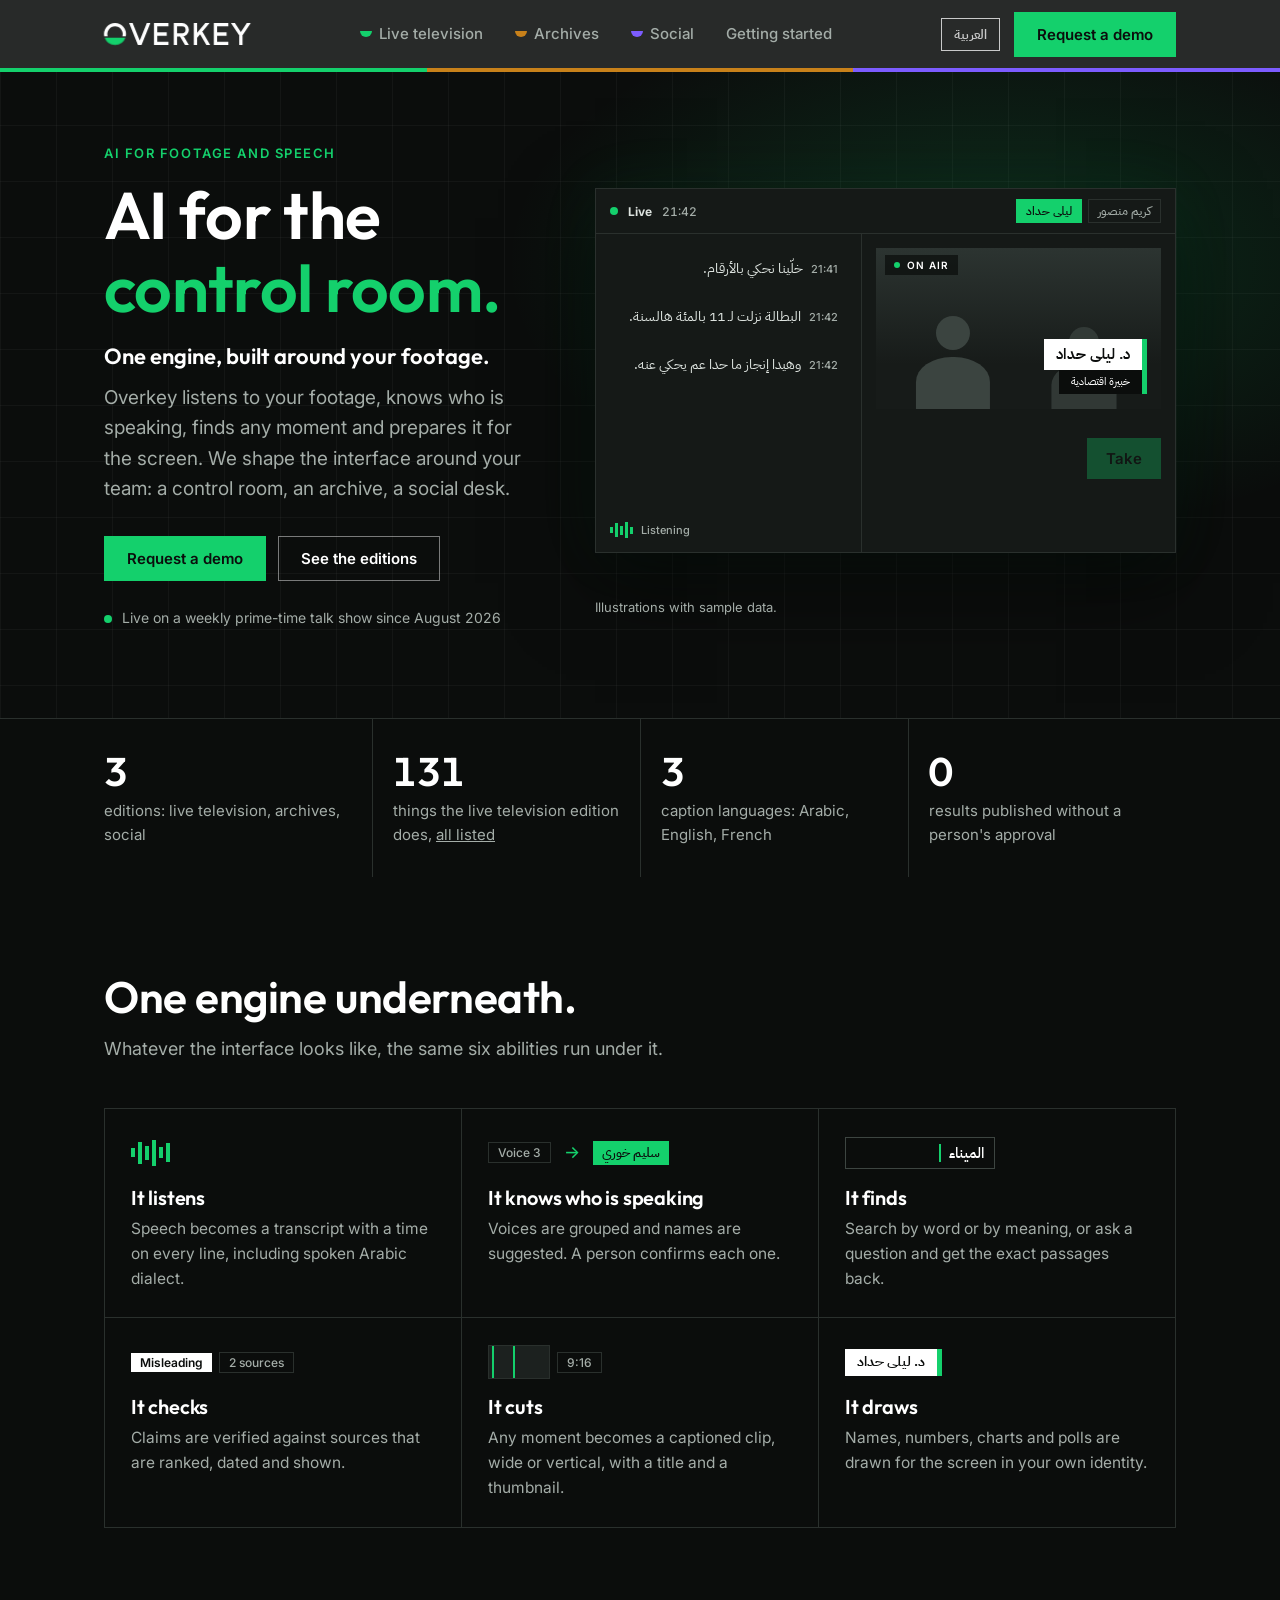
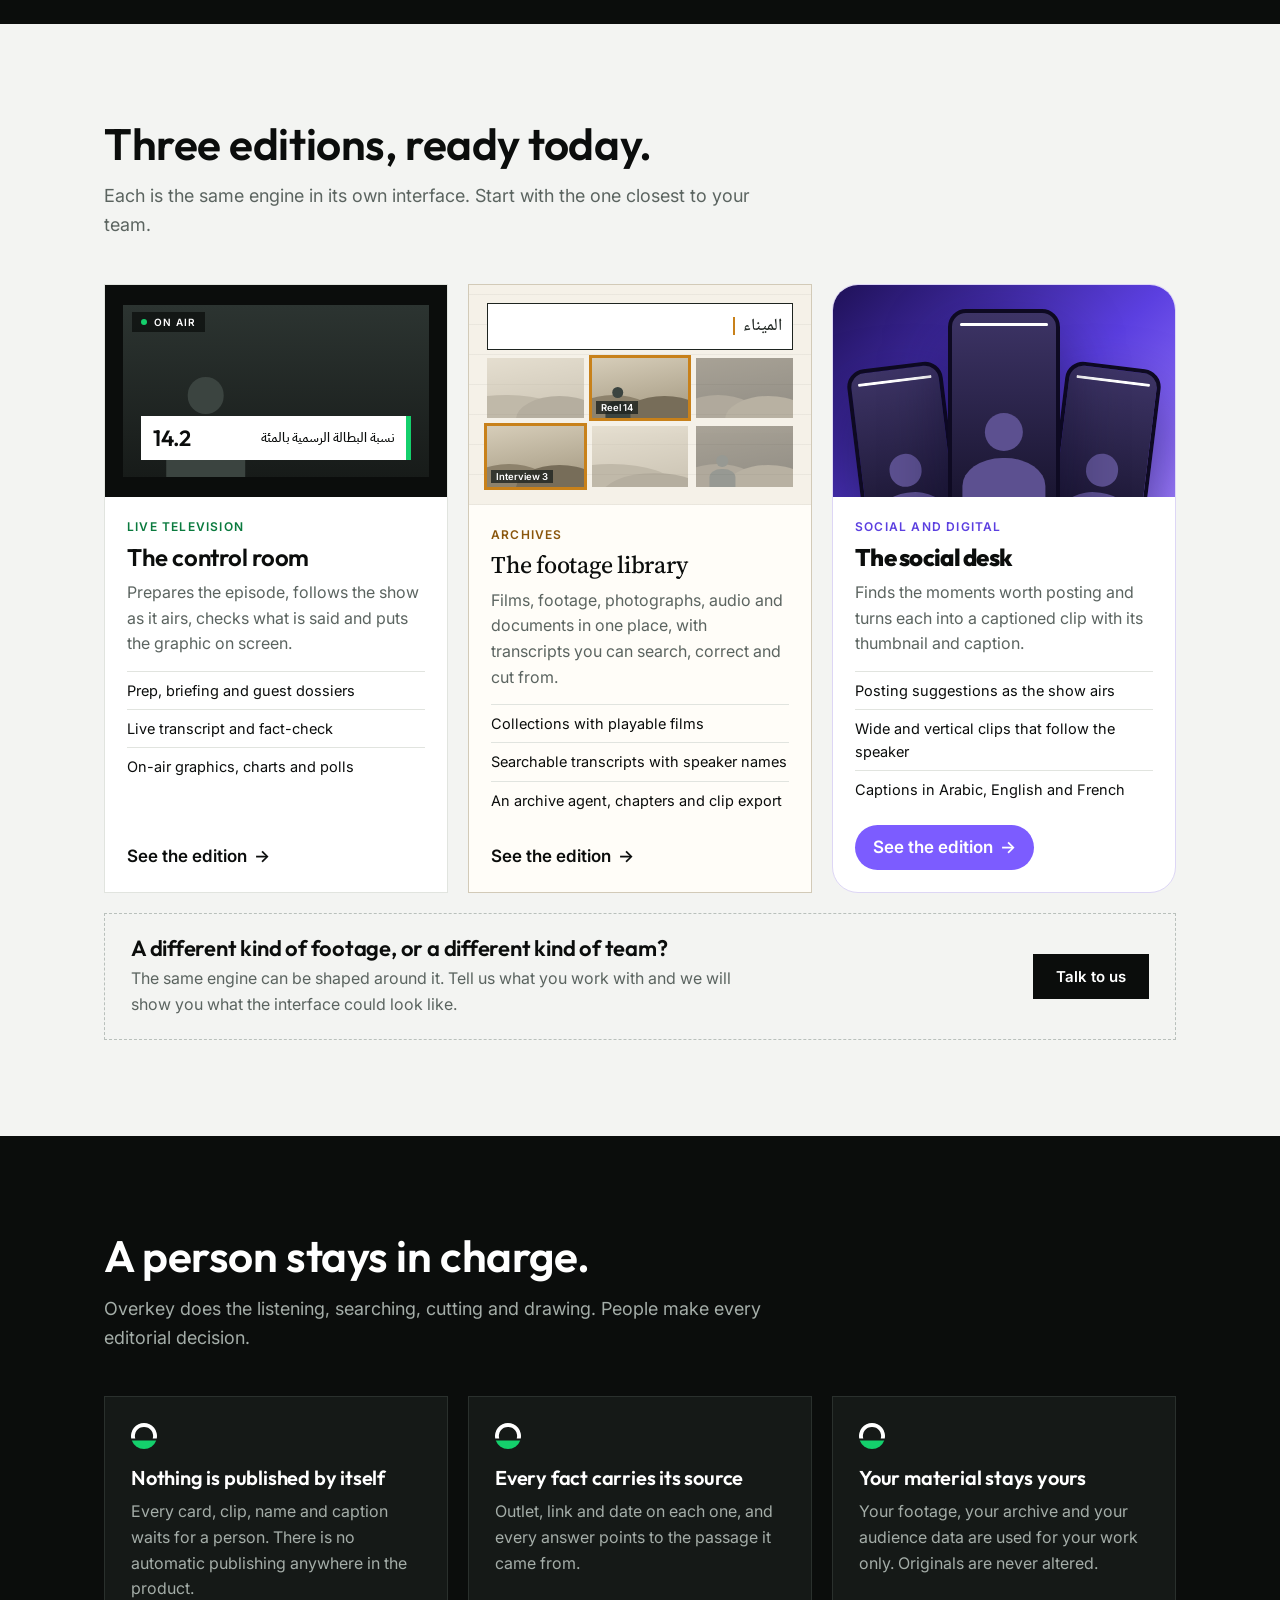
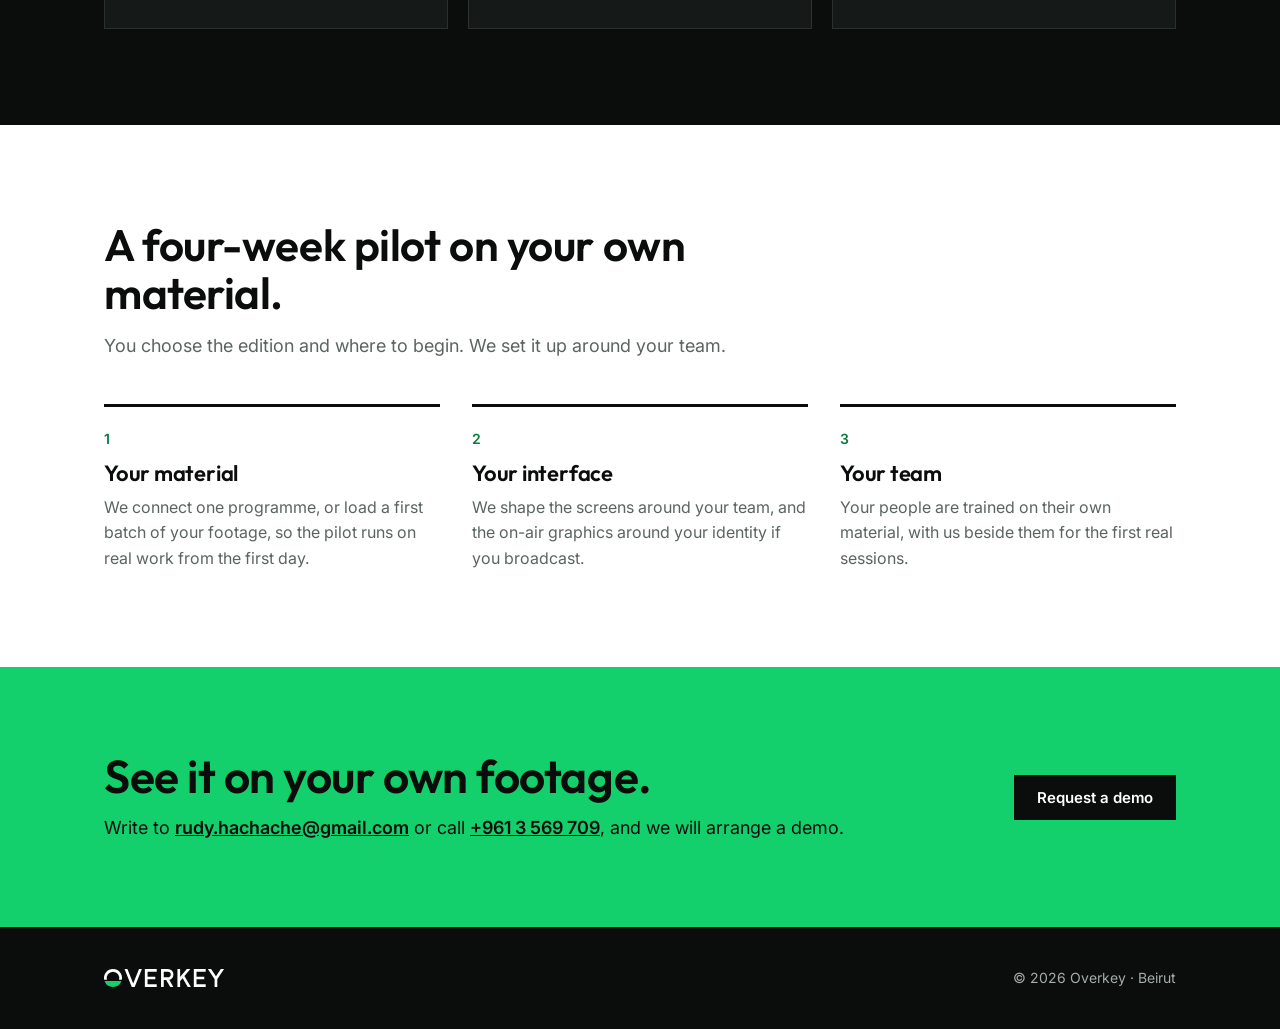
<file: index.html>
<!doctype html>
<html lang="en">
<head>
<meta charset="utf-8">
<meta name="viewport" content="width=device-width, initial-scale=1">
<title>Overkey — One engine, built around your footage</title>
<meta name="description" content="Overkey listens to your footage, knows who is speaking, finds any moment and prepares it for the screen. Editions for live television, archives and social teams.">
<meta property="og:title" content="Overkey — One engine, built around your footage">
<meta property="og:description" content="Overkey listens to your footage, knows who is speaking, finds any moment and prepares it for the screen. Editions for live television, archives and social teams.">
<meta property="og:type" content="website">
<meta property="og:url" content="https://overkey.ai/">
<meta property="og:image" content="https://overkey.ai/assets/og.png">
<meta name="twitter:card" content="summary_large_image">
<link rel="canonical" href="https://overkey.ai/">
<link rel="alternate" hreflang="en" href="https://overkey.ai/">
<link rel="alternate" hreflang="ar" href="https://overkey.ai/ar/">
<meta name="theme-color" content="#0B0D0C">
<link rel="icon" href="favicon.ico" sizes="any">
<link rel="icon" type="image/png" sizes="32x32" href="assets/favicon-32.png">
<link rel="apple-touch-icon" href="assets/apple-touch-icon.png">
<link rel="preconnect" href="https://fonts.googleapis.com">
<link rel="preconnect" href="https://fonts.gstatic.com" crossorigin>
<link href="https://fonts.googleapis.com/css2?family=Source+Serif+4:opsz,wght@8..60,500;8..60,600&family=IBM+Plex+Sans+Arabic:wght@400;500;600;700&family=Inter:wght@400;500;600&family=Noto+Naskh+Arabic:wght@400;600&family=Outfit:wght@500;600;800&family=Alexandria:wght@500;600;800&display=swap" rel="stylesheet">
<link rel="stylesheet" href="assets/main.css?v=a4e86fa5">
<link rel="stylesheet" href="assets/platform.css?v=3b271c51">
<link rel="stylesheet" href="assets/worlds.css?v=92ea1570">
<link rel="stylesheet" href="assets/rtl.css?v=4592d6d9">
</head>
<body class="t-home">
<header class="nav">
  <div class="wrap">
    <a class="logo" href="index.html" aria-label="Overkey"><svg viewBox="0 0 667 100" role="img" aria-label="Overkey"><path class="lg-ring" fill="#fff" d="M1.01,60 A50,50 0 1 1 98.99,60 H83.54 A35,35 0 1 0 16.46,60 Z"/><path class="lg-strap" fill="#14D06C" d="M2.98,67 H97.02 A50,50 0 0 1 2.98,67 Z"/><path class="lg-let" fill="#fff" d="M130.2,0 L162.3,79.88 L194.4,0 L210.56,0 L170.38,100 L154.22,100 L114.04,0 Z M227,0 H293 V15 H242 V42.5 H285 V57.5 H242 V85 H293 V100 H227 Z M317,0 H355 A30.75,30.75 0 0 1 355,61.5 H332 V100 H317 Z M332,15 V46.5 H355 A15.75,15.75 0 0 0 355,15 Z M356.47,50.21 L385.66,100 L368.27,100 L343.53,57.79 Z M408,0 L423,0 L423,100 L408,100 Z M415.5,53.31 L460.16,0 L479.73,0 L415.5,76.67 Z M444.48,34.23 L482.7,100 L465.35,100 L431.52,41.77 Z M499,0 H565 V15 H514 V42.5 H557 V57.5 H514 V85 H565 V100 H499 Z M595.01,0 L622,40.48 L648.99,0 L667.01,0 L622,67.52 L576.99,0 Z M614.5,50 L629.5,50 L629.5,100 L614.5,100 Z"/></svg></a>
    <ul>
      <li><a href="tv.html">Live television</a></li>
      <li><a href="archives.html">Archives</a></li>
      <li><a href="social.html">Social</a></li>
      <li><a href="index.html#start">Getting started</a></li>
    </ul>
    <div class="nav-end"><a class="lang" href="ar/index.html" lang="ar">العربية</a><a class="btn key" href="#contact">Request a demo</a></div>
  </div>
</header>

<main id="top">

<div class="hero" data-world="tv">
  <div class="wrap">
    <div>
      <p class="eyebrow rv">AI for footage and speech</p>
      <h1 class="rv" style="--d:.08s">AI for the<br><em id="rot">control room.</em></h1>
      <p class="sub rv" style="--d:.14s">One engine, built around your footage.</p>
      <p class="lede rv" style="--d:.2s">Overkey listens to your footage, knows who is speaking, finds any moment and prepares it for the screen. We shape the interface around your team: a control room, an archive, a social desk.</p>
      <div class="cta rv" style="--d:.26s">
        <a class="btn key" href="#contact">Request a demo</a>
        <a class="btn ghost inv" href="#editions">See the editions</a>
      </div>
      <p class="since rv" style="--d:.32s"><span class="live-dot"></span>Live on a weekly prime-time talk show since August 2026</p>
    </div>

    <div class="rv" style="--d:.2s">
      <div class="stagebox">
      <div class="scene sc-tv on" data-world="tv" data-word="control room." data-hold="900,1100,1000,1100,1900,1500,450,4600" role="img" aria-label="Animation: a guest's claim is caught in the live transcript, checked, and sent to air as a graphic when the producer presses Take">
        <div class="app-bar"><span class="live-dot"></span><b>Live</b><span class="clock">21:42</span><span class="who"><i class="on" dir="rtl">ليلى حداد</i><i dir="rtl">كريم منصور</i></span></div>
        <div class="app-body">
          <div class="tx" dir="rtl">
            <p class="l l0"><time dir="ltr">21:41</time><span>خلّينا نحكي بالأرقام.</span></p>
            <p class="l l1"><time dir="ltr">21:42</time><span>البطالة نزلت لـ 11 بالمئة هالسنة.</span><em dir="ltr">Claim</em></p>
            <p class="l l2"><time dir="ltr">21:42</time><span>وهيدا إنجاز ما حدا عم يحكي عنه.</span></p>
            <div class="wave"><span><i></i><i></i><i></i><i></i><i></i></span>Listening</div>
          </div>
          <div class="side">
            <div class="pgm">
              <span class="tally">ON AIR</span>
              <div class="fig a"><i></i><i></i></div>
              <div class="fig b"><i></i><i></i></div>
              <div class="l3"><b dir="rtl">د. ليلى حداد</b><span dir="rtl">خبيرة اقتصادية</span></div>
              <div class="num" dir="rtl"><span>نسبة البطالة الرسمية بالمئة</span><b><span class="was">11</span><span class="arr">→</span>14.2</b></div>
            </div>
            <div class="tray">
              <div class="fcard">
                <small>Fact-check</small>
                <div class="checking">Checking sources <i></i><i></i><i></i></div>
                <div class="verdict"><span class="chip warn">Misleading</span><b><span class="was">11</span><span class="arr">→</span>14.2</b><span class="chip line">2 sources</span></div>
              </div>
              <span class="btn key take">Take</span>
            </div>
          </div>
        </div>
      </div>
      <div class="scene sc-wall" data-world="arch" data-word="archive." data-hold="700,1300,1400,1500,700,4200" role="img" aria-label="Animation: a word is searched across a wall of archive footage, the matching films light up, one passage opens with its speaker named, and it is saved to a chapter">
        <div class="wall-top"><div class="qbox lite"><span class="typed">الميناء</span><span class="caret"></span></div><span class="hits">41 passages · 9 films</span></div>
        <div class="frames"><div class="fr"><i class="hills"></i><span></span></div><div class="fr"><i class="hills"></i><div class="fig a"><i></i><i></i></div><span></span></div><div class="fr m"><i class="hills"></i><span>Reel 14 · 02:10</span></div><div class="fr"><i class="hills"></i><span></span></div><div class="fr"><i class="hills"></i><span></span></div><div class="fr"><i class="hills"></i><div class="fig a"><i></i><i></i></div><span></span></div><div class="fr m pick"><i class="hills"></i><span>Interview 3 · 12:44</span></div><div class="fr"><i class="hills"></i><span></span></div><div class="fr"><i class="hills"></i><span></span></div><div class="fr"><i class="hills"></i><div class="fig a"><i></i><i></i></div><span></span></div><div class="fr"><i class="hills"></i><span></span></div><div class="fr m"><i class="hills"></i><span>Film 2 · 41:07</span></div></div>
        <div class="pcard">
          <div class="row"><span class="chip ok" dir="rtl">سليم خوري</span><span class="chip line">Name confirmed</span><span class="u-t">Interview 3 · 00:12:44</span></div>
          <p dir="rtl">كنّا ننزل على الميناء كل يوم الصبح، والبواخر كانت تعبّي المرفأ.</p>
          <div class="act"><span class="btn key save">Save to chapter</span><span class="saved">Saved · Chapter 1</span></div>
        </div>
      </div>
      <div class="scene sc-phones" data-world="soc" data-word="social desk." data-hold="400,1000,1700,5200" role="img" aria-label="Animation: three phones play vertical clips with captions, cut from moments suggested during a show, and each comes out ready to post">
        <div class="phones"><div class="fone p1"><i class="story"></i><div class="fig a"><i></i><i></i></div><div class="cap2" dir="rtl"><span>هيدا الرقم <b>مش دقيق</b></span><span>الإحصاءات <b>بتقول غير هيك</b></span></div></div><div class="fone p2 big"><i class="story"></i><div class="fig a"><i></i><i></i></div><div class="cap2" dir="rtl"><span>أنا <b>بوعدكن</b></span><span>الخطة بتخلص <b>قبل آخر السنة</b></span></div></div><div class="fone p3"><i class="story"></i><div class="fig a"><i></i><i></i></div><div class="cap2" dir="rtl"><span>منشوف</span><span>الناس <b>ناطرة أفعال</b></span></div></div></div>
        <span class="fl f1">Suggested at 21:43</span><span class="fl f2">9:16 · follows the speaker</span><span class="fl f3">AR · EN · FR</span>
        <div class="toast"><b>Ready to post</b><span>Video</span><span>Thumbnail</span><span>Caption</span></div>
      </div>
      </div>
      <p class="note">Illustrations with sample data.</p>
    </div>
  </div>
</div>

<div class="strip">
  <div class="wrap">
    <div class="rv"><b><span data-count="3">3</span></b>editions: live television, archives, social</div>
    <div class="rv" style="--d:.08s"><b><span data-count="131">131</span></b>things the live television edition does, <a href="features.html">all listed</a></div>
    <div class="rv" style="--d:.16s"><b><span data-count="3">3</span></b>caption languages: Arabic, English, French</div>
    <div class="rv" style="--d:.24s"><b>0</b>results published without a person's approval</div>
  </div>
</div>

<section class="dark" id="engine">
  <div class="wrap">
    <div class="head rv">
      <h2>One engine underneath.</h2>
      <p>Whatever the interface looks like, the same six abilities run under it.</p>
    </div>
    <div class="caps rv">
      <div class="capx"><div class="gl"><span class="eqz"><i></i><i></i><i></i><i></i><i></i><i></i></span></div><h3>It listens</h3><p>Speech becomes a transcript with a time on every line, including spoken Arabic dialect.</p></div>
      <div class="capx"><div class="gl"><span class="chip line">Voice 3</span><span class="arr">→</span><span class="chip ok" dir="rtl">سليم خوري</span></div><h3>It knows who is speaking</h3><p>Voices are grouped and names are suggested. A person confirms each one.</p></div>
      <div class="capx"><div class="gl"><span class="qbox"><span class="typed">الميناء</span><span class="caret"></span></span></div><h3>It finds</h3><p>Search by word or by meaning, or ask a question and get the exact passages back.</p></div>
      <div class="capx"><div class="gl"><span class="chip warn">Misleading</span><span class="chip line">2 sources</span></div><h3>It checks</h3><p>Claims are verified against sources that are ranked, dated and shown.</p></div>
      <div class="capx"><div class="gl"><span class="cropx"></span><span class="chip line">9:16</span></div><h3>It cuts</h3><p>Any moment becomes a captioned clip, wide or vertical, with a title and a thumbnail.</p></div>
      <div class="capx"><div class="gl"><span class="strapx"><b dir="rtl">د. ليلى حداد</b></span></div><h3>It draws</h3><p>Names, numbers, charts and polls are drawn for the screen in your own identity.</p></div>
    </div>
  </div>
</section>

<section class="ui-sec" id="editions">
  <div class="wrap">
    <div class="head rv">
      <h2>Three editions, ready today.</h2>
      <p>Each is the same engine in its own interface. Start with the one closest to your team.</p>
    </div>
    <div class="eds">
      <a class="ed w-tv rv" href="tv.html">
        <div class="vis"><div class="mini"><span class="tally">ON AIR</span><div class="fig a"><i></i><i></i></div><div class="plate" dir="rtl"><span>نسبة البطالة الرسمية بالمئة</span><b>14.2</b></div></div></div>
        <div class="bd">
          <span class="n">Live television</span>
          <h3>The control room</h3>
          <p>Prepares the episode, follows the show as it airs, checks what is said and puts the graphic on screen.</p>
          <ul><li>Prep, briefing and guest dossiers</li><li>Live transcript and fact-check</li><li>On-air graphics, charts and polls</li></ul>
          <span class="open">See the edition</span>
        </div>
      </a>
      <a class="ed w-arch rv" style="--d:.12s" href="archives.html">
        <div class="vis">
          <div class="qbox lite"><span class="typed">الميناء</span><span class="caret"></span></div>
          <div class="frames"><div class="fr"><i class="hills"></i><span></span></div><div class="fr m"><i class="hills"></i><div class="fig a"><i></i><i></i></div><span>Reel 14</span></div><div class="fr"><i class="hills"></i><span></span></div><div class="fr m"><i class="hills"></i><span>Interview 3</span></div><div class="fr"><i class="hills"></i><span></span></div><div class="fr"><i class="hills"></i><div class="fig a"><i></i><i></i></div><span></span></div></div>
        </div>
        <div class="bd">
          <span class="n">Archives</span>
          <h3>The footage library</h3>
          <p>Films, footage, photographs, audio and documents in one place, with transcripts you can search, correct and cut from.</p>
          <ul><li>Collections with playable films</li><li>Searchable transcripts with speaker names</li><li>An archive agent, chapters and clip export</li></ul>
          <span class="open">See the edition</span>
        </div>
      </a>
      <a class="ed w-soc rv" style="--d:.24s" href="social.html">
        <div class="vis"><div class="fone p1"><i class="story"></i><div class="fig a"><i></i><i></i></div><div class="cap2" dir="rtl"><span>هيدا الرقم <b>مش دقيق</b></span><span>الإحصاءات <b>بتقول غير هيك</b></span></div></div><div class="fone p2 big"><i class="story"></i><div class="fig a"><i></i><i></i></div><div class="cap2" dir="rtl"><span>أنا <b>بوعدكن</b></span><span>الخطة بتخلص <b>قبل آخر السنة</b></span></div></div><div class="fone p3"><i class="story"></i><div class="fig a"><i></i><i></i></div><div class="cap2" dir="rtl"><span>منشوف</span><span>الناس <b>ناطرة أفعال</b></span></div></div></div>
        <div class="bd">
          <span class="n">Social and digital</span>
          <h3>The social desk</h3>
          <p>Finds the moments worth posting and turns each into a captioned clip with its thumbnail and caption.</p>
          <ul><li>Posting suggestions as the show airs</li><li>Wide and vertical clips that follow the speaker</li><li>Captions in Arabic, English and French</li></ul>
          <span class="open">See the edition</span>
        </div>
      </a>
    </div>
    <div class="else rv">
      <div><h3>A different kind of footage, or a different kind of team?</h3><p>The same engine can be shaped around it. Tell us what you work with and we will show you what the interface could look like.</p></div>
      <a class="btn" href="#contact">Talk to us</a>
    </div>
  </div>
</section>

<section class="dark">
  <div class="wrap">
    <div class="head rv">
      <h2>A person stays in charge.</h2>
      <p>Overkey does the listening, searching, cutting and drawing. People make every editorial decision.</p>
    </div>
    <div class="rules">
      <div class="rule rv"><img class="mark" src="assets/overkey-mark-reversed.svg" alt=""><h3>Nothing is published by itself</h3><p>Every card, clip, name and caption waits for a person. There is no automatic publishing anywhere in the product.</p></div>
      <div class="rule rv" style="--d:.12s"><img class="mark" src="assets/overkey-mark-reversed.svg" alt=""><h3>Every fact carries its source</h3><p>Outlet, link and date on each one, and every answer points to the passage it came from.</p></div>
      <div class="rule rv" style="--d:.24s"><img class="mark" src="assets/overkey-mark-reversed.svg" alt=""><h3>Your material stays yours</h3><p>Your footage, your archive and your audience data are used for your work only. Originals are never altered.</p></div>
    </div>
  </div>
</section>

<section id="start">
  <div class="wrap">
    <div class="head rv">
      <h2>A four-week pilot on your own material.</h2>
      <p>You choose the edition and where to begin. We set it up around your team.</p>
    </div>
    <div class="start">
      <div class="rv"><h3>Your material</h3><p>We connect one programme, or load a first batch of your footage, so the pilot runs on real work from the first day.</p></div>
      <div class="rv" style="--d:.15s"><h3>Your interface</h3><p>We shape the screens around your team, and the on-air graphics around your identity if you broadcast.</p></div>
      <div class="rv" style="--d:.3s"><h3>Your team</h3><p>Your people are trained on their own material, with us beside them for the first real sessions.</p></div>
    </div>
  </div>
</section>

<div class="contact" id="contact">
  <div class="wrap">
    <div class="rv">
      <h2>See it on your own footage.</h2>
      <p>Write to <a class="mail" href="mailto:rudy.hachache@gmail.com?subject=Overkey%20demo">rudy.hachache@gmail.com</a> or call <a class="mail" href="tel:+9613569709">+961 3 569 709</a>, and we will arrange a demo.</p>
    </div>
    <a class="btn rv" style="--d:.12s" href="mailto:rudy.hachache@gmail.com?subject=Overkey%20demo">Request a demo</a>
  </div>
</div>

</main>

<footer>
  <div class="wrap">
    <span class="logo still"><svg viewBox="0 0 667 100" role="img" aria-label="Overkey"><path class="lg-ring" fill="#fff" d="M1.01,60 A50,50 0 1 1 98.99,60 H83.54 A35,35 0 1 0 16.46,60 Z"/><path class="lg-strap" fill="#14D06C" d="M2.98,67 H97.02 A50,50 0 0 1 2.98,67 Z"/><path class="lg-let" fill="#fff" d="M130.2,0 L162.3,79.88 L194.4,0 L210.56,0 L170.38,100 L154.22,100 L114.04,0 Z M227,0 H293 V15 H242 V42.5 H285 V57.5 H242 V85 H293 V100 H227 Z M317,0 H355 A30.75,30.75 0 0 1 355,61.5 H332 V100 H317 Z M332,15 V46.5 H355 A15.75,15.75 0 0 0 355,15 Z M356.47,50.21 L385.66,100 L368.27,100 L343.53,57.79 Z M408,0 L423,0 L423,100 L408,100 Z M415.5,53.31 L460.16,0 L479.73,0 L415.5,76.67 Z M444.48,34.23 L482.7,100 L465.35,100 L431.52,41.77 Z M499,0 H565 V15 H514 V42.5 H557 V57.5 H514 V85 H565 V100 H499 Z M595.01,0 L622,40.48 L648.99,0 L667.01,0 L622,67.52 L576.99,0 Z M614.5,50 L629.5,50 L629.5,100 L614.5,100 Z"/></svg></span>
    <span>© 2026 Overkey · Beirut</span>
  </div>
</footer>

<script src="assets/main.js?v=e4a1b0f4"></script>
</body>
</html>
</file>
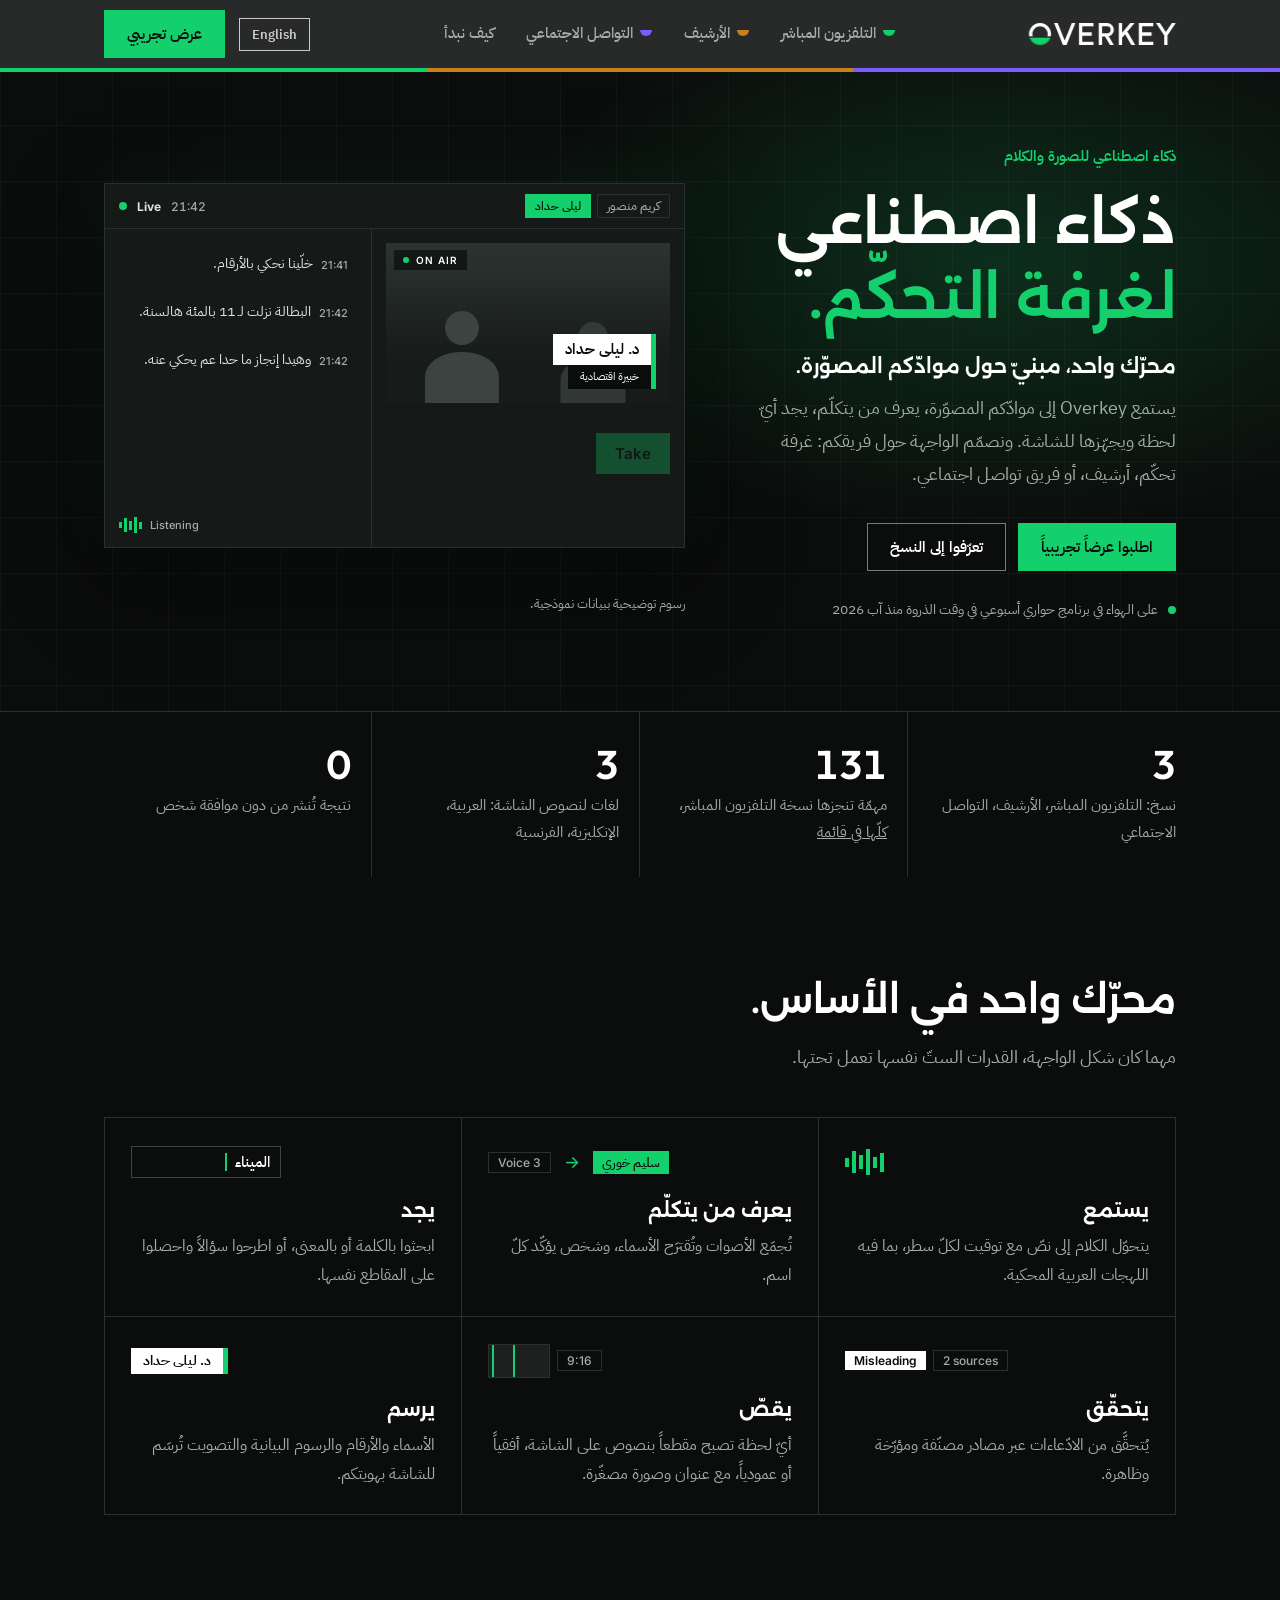
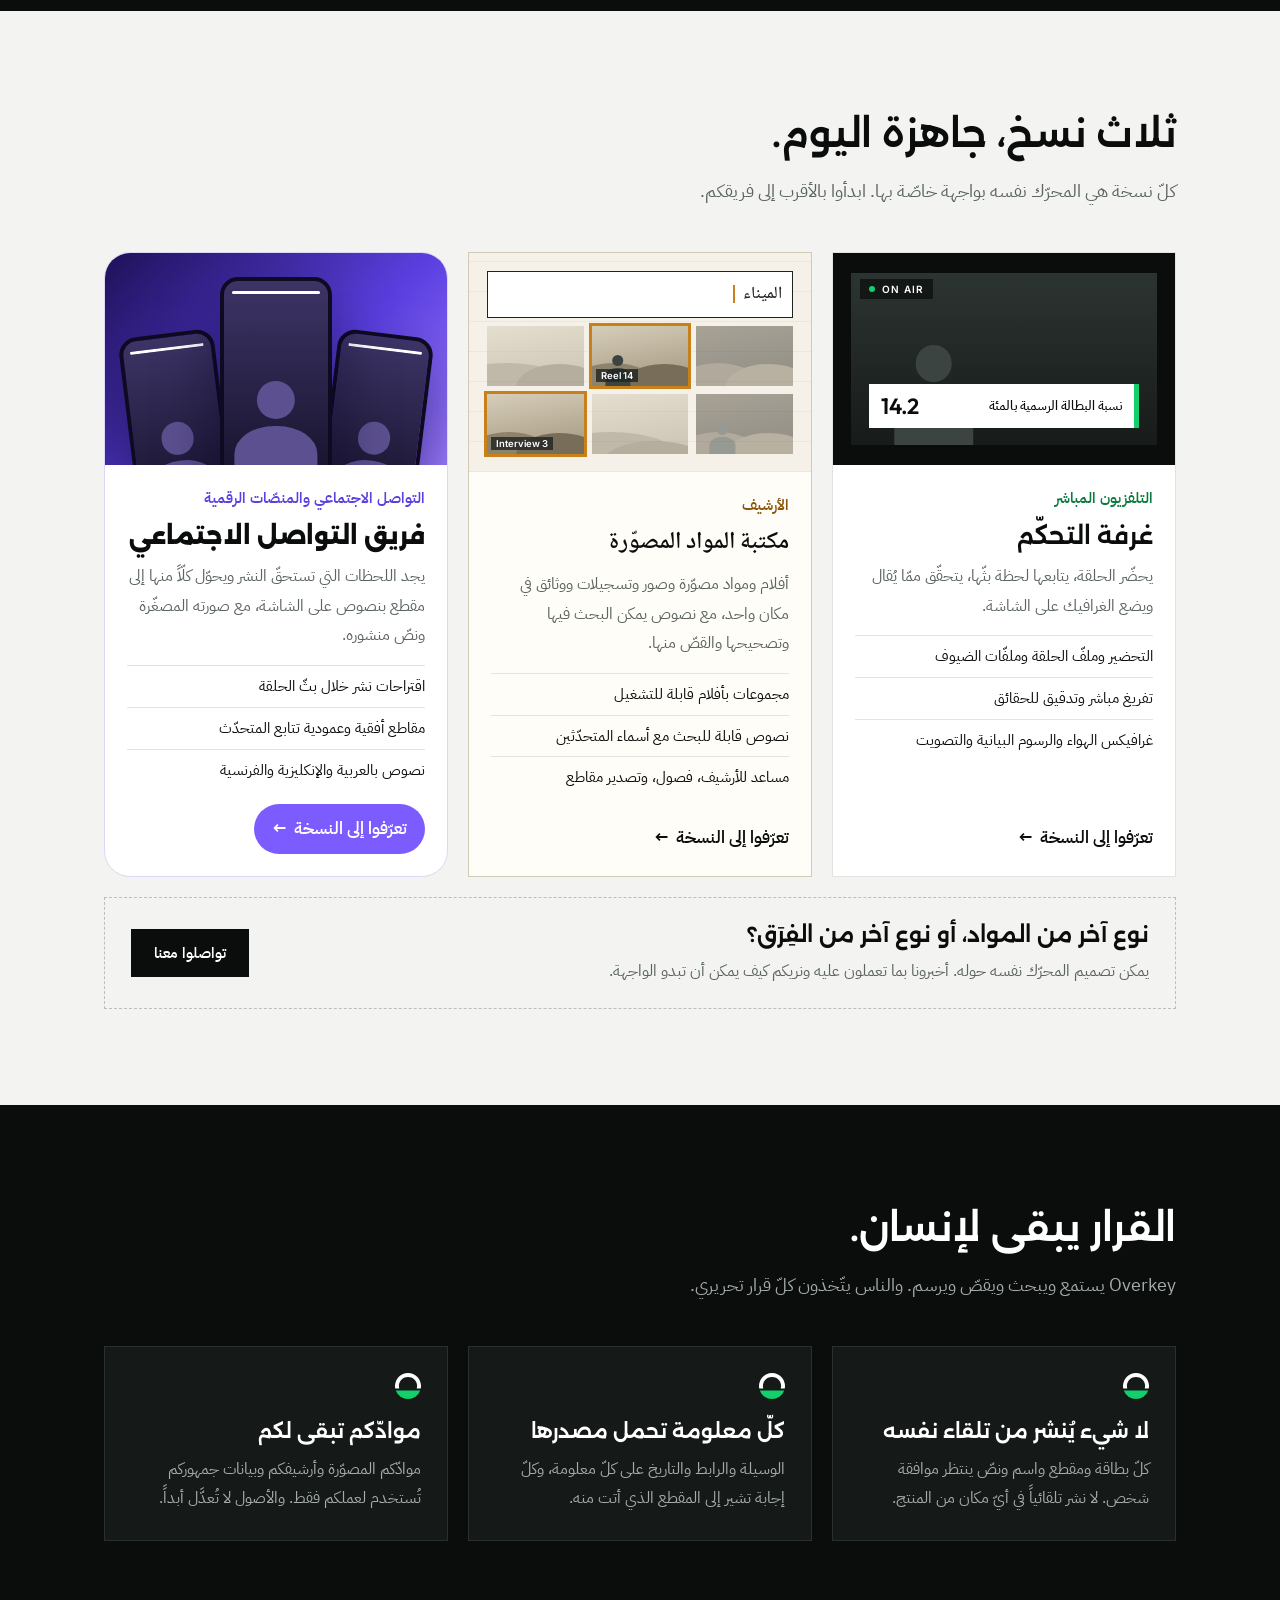
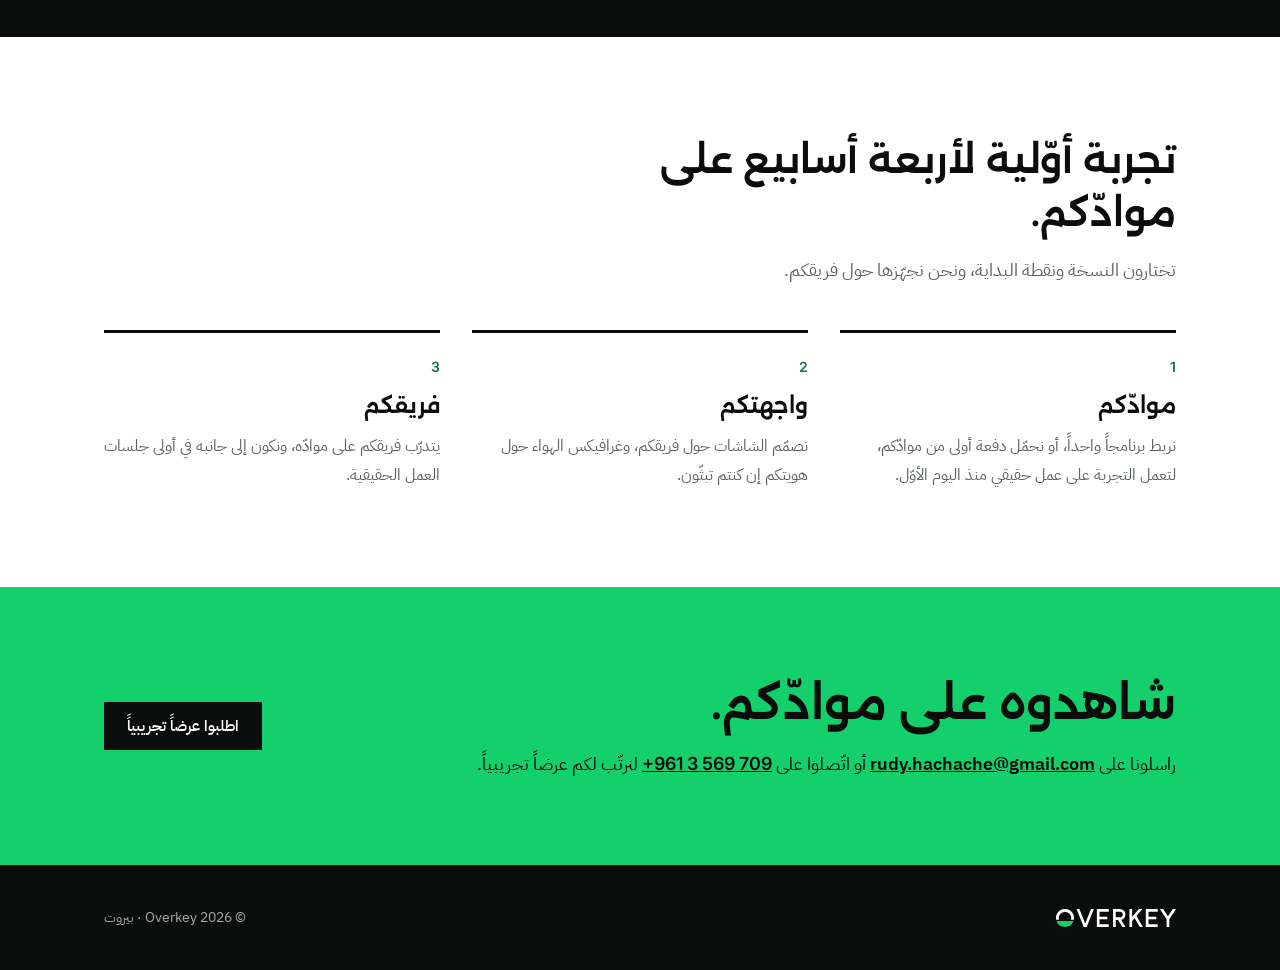
<file: ar/index.html>
<!doctype html>
<html lang="ar" dir="rtl">
<head>
<meta charset="utf-8">
<meta name="viewport" content="width=device-width, initial-scale=1">
<title>Overkey — محرّك واحد، مبنيّ حول موادّكم المصوّرة</title>
<meta name="description" content="يستمع Overkey إلى موادّكم المصوّرة، يعرف من يتكلّم، يجد أيّ لحظة ويجهّزها للشاشة. نسخ للتلفزيون المباشر والأرشيف وفِرَق التواصل الاجتماعي.">
<meta property="og:title" content="Overkey — محرّك واحد، مبنيّ حول موادّكم المصوّرة">
<meta property="og:description" content="يستمع Overkey إلى موادّكم المصوّرة، يعرف من يتكلّم، يجد أيّ لحظة ويجهّزها للشاشة. نسخ للتلفزيون المباشر والأرشيف وفِرَق التواصل الاجتماعي.">
<meta property="og:type" content="website">
<meta property="og:url" content="https://overkey.ai/ar/">
<meta property="og:image" content="https://overkey.ai/assets/og.png">
<meta name="twitter:card" content="summary_large_image">
<link rel="canonical" href="https://overkey.ai/ar/">
<link rel="alternate" hreflang="en" href="https://overkey.ai/">
<link rel="alternate" hreflang="ar" href="https://overkey.ai/ar/">
<meta name="theme-color" content="#0B0D0C">
<link rel="icon" href="../favicon.ico" sizes="any">
<link rel="icon" type="image/png" sizes="32x32" href="../assets/favicon-32.png">
<link rel="apple-touch-icon" href="../assets/apple-touch-icon.png">
<link rel="preconnect" href="https://fonts.googleapis.com">
<link rel="preconnect" href="https://fonts.gstatic.com" crossorigin>
<link href="https://fonts.googleapis.com/css2?family=Source+Serif+4:opsz,wght@8..60,500;8..60,600&family=IBM+Plex+Sans+Arabic:wght@400;500;600;700&family=Inter:wght@400;500;600&family=Noto+Naskh+Arabic:wght@400;600&family=Outfit:wght@500;600;800&family=Alexandria:wght@500;600;800&display=swap" rel="stylesheet">
<link rel="stylesheet" href="../assets/main.css?v=a4e86fa5">
<link rel="stylesheet" href="../assets/platform.css?v=3b271c51">
<link rel="stylesheet" href="../assets/worlds.css?v=92ea1570">
<link rel="stylesheet" href="../assets/rtl.css?v=4592d6d9">
</head>
<body class="t-home">
<header class="nav">
  <div class="wrap">
    <a class="logo" href="index.html" aria-label="Overkey"><svg viewBox="0 0 667 100" role="img" aria-label="Overkey"><path class="lg-ring" fill="#fff" d="M1.01,60 A50,50 0 1 1 98.99,60 H83.54 A35,35 0 1 0 16.46,60 Z"/><path class="lg-strap" fill="#14D06C" d="M2.98,67 H97.02 A50,50 0 0 1 2.98,67 Z"/><path class="lg-let" fill="#fff" d="M130.2,0 L162.3,79.88 L194.4,0 L210.56,0 L170.38,100 L154.22,100 L114.04,0 Z M227,0 H293 V15 H242 V42.5 H285 V57.5 H242 V85 H293 V100 H227 Z M317,0 H355 A30.75,30.75 0 0 1 355,61.5 H332 V100 H317 Z M332,15 V46.5 H355 A15.75,15.75 0 0 0 355,15 Z M356.47,50.21 L385.66,100 L368.27,100 L343.53,57.79 Z M408,0 L423,0 L423,100 L408,100 Z M415.5,53.31 L460.16,0 L479.73,0 L415.5,76.67 Z M444.48,34.23 L482.7,100 L465.35,100 L431.52,41.77 Z M499,0 H565 V15 H514 V42.5 H557 V57.5 H514 V85 H565 V100 H499 Z M595.01,0 L622,40.48 L648.99,0 L667.01,0 L622,67.52 L576.99,0 Z M614.5,50 L629.5,50 L629.5,100 L614.5,100 Z"/></svg></a>
    <ul>
      <li><a href="tv.html">التلفزيون المباشر</a></li>
      <li><a href="archives.html">الأرشيف</a></li>
      <li><a href="social.html">التواصل الاجتماعي</a></li>
      <li><a href="index.html#start">كيف نبدأ</a></li>
    </ul>
    <div class="nav-end"><a class="lang" href="../index.html" lang="en">English</a><a class="btn key" href="#contact">عرض تجريبي</a></div>
  </div>
</header>

<main id="top">

<div class="hero" data-world="tv">
  <div class="wrap">
    <div>
      <p class="eyebrow rv">ذكاء اصطناعي للصورة والكلام</p>
      <h1 class="rv" style="--d:.08s">ذكاء اصطناعي<br><em id="rot">لغرفة التحكّم.</em></h1>
      <p class="sub rv" style="--d:.14s">محرّك واحد، مبنيّ حول موادّكم المصوّرة.</p>
      <p class="lede rv" style="--d:.2s">يستمع Overkey إلى موادّكم المصوّرة، يعرف من يتكلّم، يجد أيّ لحظة ويجهّزها للشاشة. ونصمّم الواجهة حول فريقكم: غرفة تحكّم، أرشيف، أو فريق تواصل اجتماعي.</p>
      <div class="cta rv" style="--d:.26s">
        <a class="btn key" href="#contact">اطلبوا عرضاً تجريبياً</a>
        <a class="btn ghost inv" href="#editions">تعرّفوا إلى النسخ</a>
      </div>
      <p class="since rv" style="--d:.32s"><span class="live-dot"></span>على الهواء في برنامج حواري أسبوعي في وقت الذروة منذ آب 2026</p>
    </div>

    <div class="rv" style="--d:.2s">
      <div class="stagebox">
      <div dir="ltr" class="scene sc-tv on" data-world="tv" data-word="لغرفة التحكّم." data-hold="900,1100,1000,1100,1900,1500,450,4600" role="img" aria-label="Animation: a guest's claim is caught in the live transcript, checked, and sent to air as a graphic when the producer presses Take">
        <div class="app-bar"><span class="live-dot"></span><b>Live</b><span class="clock">21:42</span><span class="who"><i class="on" dir="rtl">ليلى حداد</i><i dir="rtl">كريم منصور</i></span></div>
        <div class="app-body">
          <div class="tx" dir="rtl">
            <p class="l l0"><time dir="ltr">21:41</time><span>خلّينا نحكي بالأرقام.</span></p>
            <p class="l l1"><time dir="ltr">21:42</time><span>البطالة نزلت لـ 11 بالمئة هالسنة.</span><em dir="ltr">Claim</em></p>
            <p class="l l2"><time dir="ltr">21:42</time><span>وهيدا إنجاز ما حدا عم يحكي عنه.</span></p>
            <div class="wave"><span><i></i><i></i><i></i><i></i><i></i></span>Listening</div>
          </div>
          <div class="side">
            <div class="pgm">
              <span class="tally">ON AIR</span>
              <div class="fig a"><i></i><i></i></div>
              <div class="fig b"><i></i><i></i></div>
              <div class="l3"><b dir="rtl">د. ليلى حداد</b><span dir="rtl">خبيرة اقتصادية</span></div>
              <div class="num" dir="rtl"><span>نسبة البطالة الرسمية بالمئة</span><b><span class="was">11</span><span class="arr">→</span>14.2</b></div>
            </div>
            <div class="tray">
              <div class="fcard">
                <small>Fact-check</small>
                <div class="checking">Checking sources <i></i><i></i><i></i></div>
                <div class="verdict"><span class="chip warn">Misleading</span><b><span class="was">11</span><span class="arr">→</span>14.2</b><span class="chip line">2 sources</span></div>
              </div>
              <span class="btn key take">Take</span>
            </div>
          </div>
        </div>
      </div>
      <div dir="ltr" class="scene sc-wall" data-world="arch" data-word="للأرشيف." data-hold="700,1300,1400,1500,700,4200" role="img" aria-label="Animation: a word is searched across a wall of archive footage, the matching films light up, one passage opens with its speaker named, and it is saved to a chapter">
        <div class="wall-top"><div class="qbox lite"><span class="typed">الميناء</span><span class="caret"></span></div><span class="hits">41 passages · 9 films</span></div>
        <div class="frames"><div class="fr"><i class="hills"></i><span></span></div><div class="fr"><i class="hills"></i><div class="fig a"><i></i><i></i></div><span></span></div><div class="fr m"><i class="hills"></i><span>Reel 14 · 02:10</span></div><div class="fr"><i class="hills"></i><span></span></div><div class="fr"><i class="hills"></i><span></span></div><div class="fr"><i class="hills"></i><div class="fig a"><i></i><i></i></div><span></span></div><div class="fr m pick"><i class="hills"></i><span>Interview 3 · 12:44</span></div><div class="fr"><i class="hills"></i><span></span></div><div class="fr"><i class="hills"></i><span></span></div><div class="fr"><i class="hills"></i><div class="fig a"><i></i><i></i></div><span></span></div><div class="fr"><i class="hills"></i><span></span></div><div class="fr m"><i class="hills"></i><span>Film 2 · 41:07</span></div></div>
        <div class="pcard">
          <div class="row"><span class="chip ok" dir="rtl">سليم خوري</span><span class="chip line">Name confirmed</span><span class="u-t">Interview 3 · 00:12:44</span></div>
          <p dir="rtl">كنّا ننزل على الميناء كل يوم الصبح، والبواخر كانت تعبّي المرفأ.</p>
          <div class="act"><span class="btn key save">Save to chapter</span><span class="saved">Saved · Chapter 1</span></div>
        </div>
      </div>
      <div dir="ltr" class="scene sc-phones" data-world="soc" data-word="لمنصّات التواصل." data-hold="400,1000,1700,5200" role="img" aria-label="Animation: three phones play vertical clips with captions, cut from moments suggested during a show, and each comes out ready to post">
        <div class="phones"><div class="fone p1"><i class="story"></i><div class="fig a"><i></i><i></i></div><div class="cap2" dir="rtl"><span>هيدا الرقم <b>مش دقيق</b></span><span>الإحصاءات <b>بتقول غير هيك</b></span></div></div><div class="fone p2 big"><i class="story"></i><div class="fig a"><i></i><i></i></div><div class="cap2" dir="rtl"><span>أنا <b>بوعدكن</b></span><span>الخطة بتخلص <b>قبل آخر السنة</b></span></div></div><div class="fone p3"><i class="story"></i><div class="fig a"><i></i><i></i></div><div class="cap2" dir="rtl"><span>منشوف</span><span>الناس <b>ناطرة أفعال</b></span></div></div></div>
        <span class="fl f1">Suggested at 21:43</span><span class="fl f2">9:16 · follows the speaker</span><span class="fl f3">AR · EN · FR</span>
        <div class="toast"><b>Ready to post</b><span>Video</span><span>Thumbnail</span><span>Caption</span></div>
      </div>
      </div>
      <p class="note">رسوم توضيحية ببيانات نموذجية.</p>
    </div>
  </div>
</div>

<div class="strip">
  <div class="wrap">
    <div class="rv"><b><span data-count="3">3</span></b>نسخ: التلفزيون المباشر، الأرشيف، التواصل الاجتماعي</div>
    <div class="rv" style="--d:.08s"><b><span data-count="131">131</span></b>مهمّة تنجزها نسخة التلفزيون المباشر، <a href="features.html">كلّها في قائمة</a></div>
    <div class="rv" style="--d:.16s"><b><span data-count="3">3</span></b>لغات لنصوص الشاشة: العربية، الإنكليزية، الفرنسية</div>
    <div class="rv" style="--d:.24s"><b>0</b>نتيجة تُنشر من دون موافقة شخص</div>
  </div>
</div>

<section class="dark" id="engine">
  <div class="wrap">
    <div class="head rv">
      <h2>محرّك واحد في الأساس.</h2>
      <p>مهما كان شكل الواجهة، القدرات الستّ نفسها تعمل تحتها.</p>
    </div>
    <div class="caps rv">
      <div class="capx"><div class="gl" dir="ltr"><span class="eqz"><i></i><i></i><i></i><i></i><i></i><i></i></span></div><h3>يستمع</h3><p>يتحوّل الكلام إلى نصّ مع توقيت لكلّ سطر، بما فيه اللهجات العربية المحكية.</p></div>
      <div class="capx"><div class="gl" dir="ltr"><span class="chip line">Voice 3</span><span class="arr">→</span><span class="chip ok" dir="rtl">سليم خوري</span></div><h3>يعرف من يتكلّم</h3><p>تُجمَع الأصوات وتُقترَح الأسماء، وشخص يؤكّد كلّ اسم.</p></div>
      <div class="capx"><div class="gl" dir="ltr"><span class="qbox"><span class="typed">الميناء</span><span class="caret"></span></span></div><h3>يجد</h3><p>ابحثوا بالكلمة أو بالمعنى، أو اطرحوا سؤالاً واحصلوا على المقاطع نفسها.</p></div>
      <div class="capx"><div class="gl" dir="ltr"><span class="chip warn">Misleading</span><span class="chip line">2 sources</span></div><h3>يتحقّق</h3><p>يُتحقَّق من الادّعاءات عبر مصادر مصنّفة ومؤرّخة وظاهرة.</p></div>
      <div class="capx"><div class="gl" dir="ltr"><span class="cropx"></span><span class="chip line">9:16</span></div><h3>يقصّ</h3><p>أيّ لحظة تصبح مقطعاً بنصوص على الشاشة، أفقياً أو عمودياً، مع عنوان وصورة مصغّرة.</p></div>
      <div class="capx"><div class="gl" dir="ltr"><span class="strapx"><b dir="rtl">د. ليلى حداد</b></span></div><h3>يرسم</h3><p>الأسماء والأرقام والرسوم البيانية والتصويت تُرسَم للشاشة بهويتكم.</p></div>
    </div>
  </div>
</section>

<section class="ui-sec" id="editions">
  <div class="wrap">
    <div class="head rv">
      <h2>ثلاث نسخ، جاهزة اليوم.</h2>
      <p>كلّ نسخة هي المحرّك نفسه بواجهة خاصّة بها. ابدأوا بالأقرب إلى فريقكم.</p>
    </div>
    <div class="eds">
      <a class="ed w-tv rv" href="tv.html">
        <div class="vis" dir="ltr"><div class="mini"><span class="tally">ON AIR</span><div class="fig a"><i></i><i></i></div><div class="plate" dir="rtl"><span>نسبة البطالة الرسمية بالمئة</span><b>14.2</b></div></div></div>
        <div class="bd">
          <span class="n">التلفزيون المباشر</span>
          <h3>غرفة التحكّم</h3>
          <p>يحضّر الحلقة، يتابعها لحظة بثّها، يتحقّق ممّا يُقال ويضع الغرافيك على الشاشة.</p>
          <ul><li>التحضير وملفّ الحلقة وملفّات الضيوف</li><li>تفريغ مباشر وتدقيق للحقائق</li><li>غرافيكس الهواء والرسوم البيانية والتصويت</li></ul>
          <span class="open">تعرّفوا إلى النسخة</span>
        </div>
      </a>
      <a class="ed w-arch rv" style="--d:.12s" href="archives.html">
        <div class="vis" dir="ltr">
          <div class="qbox lite"><span class="typed">الميناء</span><span class="caret"></span></div>
          <div class="frames"><div class="fr"><i class="hills"></i><span></span></div><div class="fr m"><i class="hills"></i><div class="fig a"><i></i><i></i></div><span>Reel 14</span></div><div class="fr"><i class="hills"></i><span></span></div><div class="fr m"><i class="hills"></i><span>Interview 3</span></div><div class="fr"><i class="hills"></i><span></span></div><div class="fr"><i class="hills"></i><div class="fig a"><i></i><i></i></div><span></span></div></div>
        </div>
        <div class="bd">
          <span class="n">الأرشيف</span>
          <h3>مكتبة المواد المصوّرة</h3>
          <p>أفلام ومواد مصوّرة وصور وتسجيلات ووثائق في مكان واحد، مع نصوص يمكن البحث فيها وتصحيحها والقصّ منها.</p>
          <ul><li>مجموعات بأفلام قابلة للتشغيل</li><li>نصوص قابلة للبحث مع أسماء المتحدّثين</li><li>مساعد للأرشيف، فصول، وتصدير مقاطع</li></ul>
          <span class="open">تعرّفوا إلى النسخة</span>
        </div>
      </a>
      <a class="ed w-soc rv" style="--d:.24s" href="social.html">
        <div class="vis" dir="ltr"><div class="fone p1"><i class="story"></i><div class="fig a"><i></i><i></i></div><div class="cap2" dir="rtl"><span>هيدا الرقم <b>مش دقيق</b></span><span>الإحصاءات <b>بتقول غير هيك</b></span></div></div><div class="fone p2 big"><i class="story"></i><div class="fig a"><i></i><i></i></div><div class="cap2" dir="rtl"><span>أنا <b>بوعدكن</b></span><span>الخطة بتخلص <b>قبل آخر السنة</b></span></div></div><div class="fone p3"><i class="story"></i><div class="fig a"><i></i><i></i></div><div class="cap2" dir="rtl"><span>منشوف</span><span>الناس <b>ناطرة أفعال</b></span></div></div></div>
        <div class="bd">
          <span class="n">التواصل الاجتماعي والمنصّات الرقمية</span>
          <h3>فريق التواصل الاجتماعي</h3>
          <p>يجد اللحظات التي تستحقّ النشر ويحوّل كلّاً منها إلى مقطع بنصوص على الشاشة، مع صورته المصغّرة ونصّ منشوره.</p>
          <ul><li>اقتراحات نشر خلال بثّ الحلقة</li><li>مقاطع أفقية وعمودية تتابع المتحدّث</li><li>نصوص بالعربية والإنكليزية والفرنسية</li></ul>
          <span class="open">تعرّفوا إلى النسخة</span>
        </div>
      </a>
    </div>
    <div class="else rv">
      <div><h3>نوع آخر من المواد، أو نوع آخر من الفِرَق؟</h3><p>يمكن تصميم المحرّك نفسه حوله. أخبرونا بما تعملون عليه ونريكم كيف يمكن أن تبدو الواجهة.</p></div>
      <a class="btn" href="#contact">تواصلوا معنا</a>
    </div>
  </div>
</section>

<section class="dark">
  <div class="wrap">
    <div class="head rv">
      <h2>القرار يبقى لإنسان.</h2>
      <p>Overkey يستمع ويبحث ويقصّ ويرسم. والناس يتّخذون كلّ قرار تحريري.</p>
    </div>
    <div class="rules">
      <div class="rule rv"><img class="mark" src="../assets/overkey-mark-reversed.svg" alt=""><h3>لا شيء يُنشر من تلقاء نفسه</h3><p>كلّ بطاقة ومقطع واسم ونصّ ينتظر موافقة شخص. لا نشر تلقائياً في أيّ مكان من المنتج.</p></div>
      <div class="rule rv" style="--d:.12s"><img class="mark" src="../assets/overkey-mark-reversed.svg" alt=""><h3>كلّ معلومة تحمل مصدرها</h3><p>الوسيلة والرابط والتاريخ على كلّ معلومة، وكلّ إجابة تشير إلى المقطع الذي أتت منه.</p></div>
      <div class="rule rv" style="--d:.24s"><img class="mark" src="../assets/overkey-mark-reversed.svg" alt=""><h3>موادّكم تبقى لكم</h3><p>موادّكم المصوّرة وأرشيفكم وبيانات جمهوركم تُستخدم لعملكم فقط. والأصول لا تُعدَّل أبداً.</p></div>
    </div>
  </div>
</section>

<section id="start">
  <div class="wrap">
    <div class="head rv">
      <h2>تجربة أوّلية لأربعة أسابيع على موادّكم.</h2>
      <p>تختارون النسخة ونقطة البداية، ونحن نجهّزها حول فريقكم.</p>
    </div>
    <div class="start">
      <div class="rv"><h3>موادّكم</h3><p>نربط برنامجاً واحداً، أو نحمّل دفعة أولى من موادّكم، لتعمل التجربة على عمل حقيقي منذ اليوم الأوّل.</p></div>
      <div class="rv" style="--d:.15s"><h3>واجهتكم</h3><p>نصمّم الشاشات حول فريقكم، وغرافيكس الهواء حول هويتكم إن كنتم تبثّون.</p></div>
      <div class="rv" style="--d:.3s"><h3>فريقكم</h3><p>يتدرّب فريقكم على موادّه، ونكون إلى جانبه في أولى جلسات العمل الحقيقية.</p></div>
    </div>
  </div>
</section>

<div class="contact" id="contact">
  <div class="wrap">
    <div class="rv">
      <h2>شاهدوه على موادّكم.</h2>
      <p>راسلونا على <a class="mail" href="mailto:rudy.hachache@gmail.com?subject=Overkey%20demo">rudy.hachache@gmail.com</a> أو اتّصلوا على <a class="mail" href="tel:+9613569709" dir="ltr">+961 3 569 709</a> لنرتّب لكم عرضاً تجريبياً.</p>
    </div>
    <a class="btn rv" style="--d:.12s" href="mailto:rudy.hachache@gmail.com?subject=Overkey%20demo">اطلبوا عرضاً تجريبياً</a>
  </div>
</div>

</main>

<footer>
  <div class="wrap">
    <span class="logo still"><svg viewBox="0 0 667 100" role="img" aria-label="Overkey"><path class="lg-ring" fill="#fff" d="M1.01,60 A50,50 0 1 1 98.99,60 H83.54 A35,35 0 1 0 16.46,60 Z"/><path class="lg-strap" fill="#14D06C" d="M2.98,67 H97.02 A50,50 0 0 1 2.98,67 Z"/><path class="lg-let" fill="#fff" d="M130.2,0 L162.3,79.88 L194.4,0 L210.56,0 L170.38,100 L154.22,100 L114.04,0 Z M227,0 H293 V15 H242 V42.5 H285 V57.5 H242 V85 H293 V100 H227 Z M317,0 H355 A30.75,30.75 0 0 1 355,61.5 H332 V100 H317 Z M332,15 V46.5 H355 A15.75,15.75 0 0 0 355,15 Z M356.47,50.21 L385.66,100 L368.27,100 L343.53,57.79 Z M408,0 L423,0 L423,100 L408,100 Z M415.5,53.31 L460.16,0 L479.73,0 L415.5,76.67 Z M444.48,34.23 L482.7,100 L465.35,100 L431.52,41.77 Z M499,0 H565 V15 H514 V42.5 H557 V57.5 H514 V85 H565 V100 H499 Z M595.01,0 L622,40.48 L648.99,0 L667.01,0 L622,67.52 L576.99,0 Z M614.5,50 L629.5,50 L629.5,100 L614.5,100 Z"/></svg></span>
    <span>© 2026 Overkey · بيروت</span>
  </div>
</footer>

<script src="../assets/main.js?v=e4a1b0f4"></script>
</body>
</html>
</file>
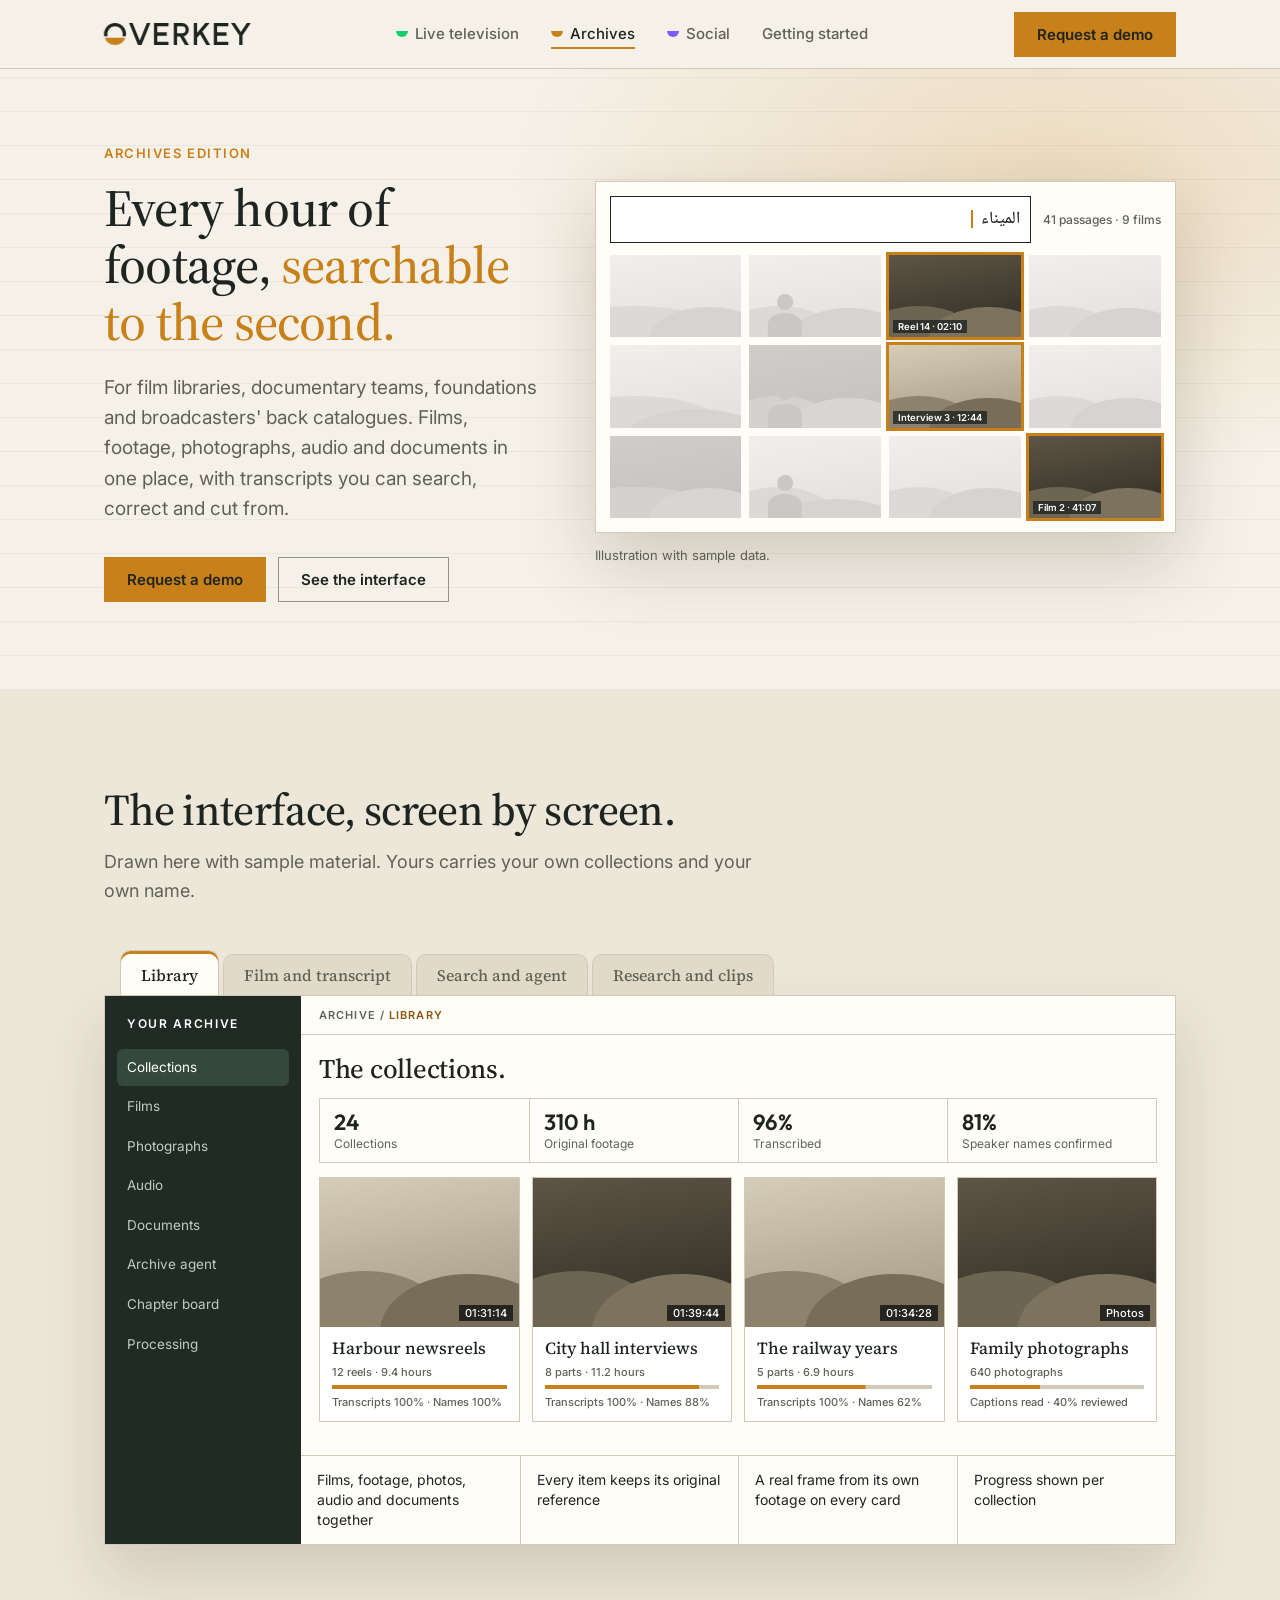
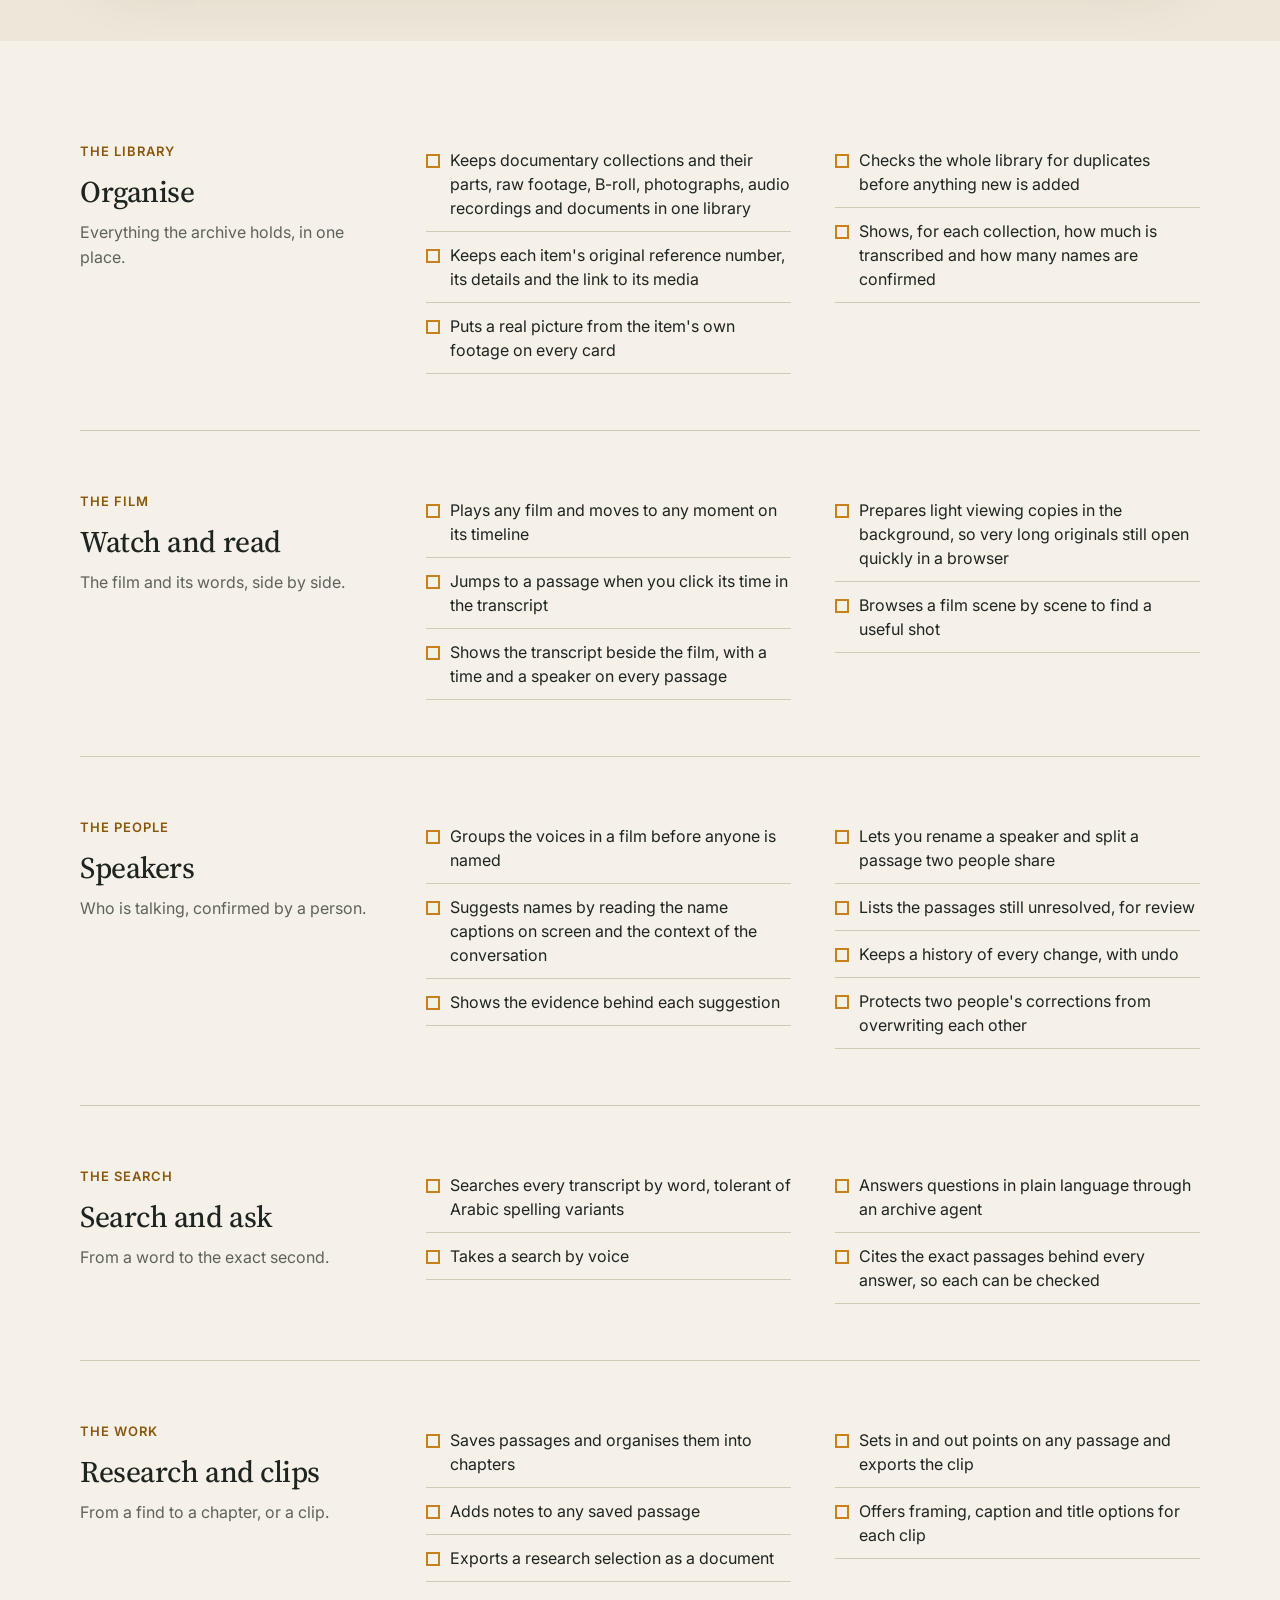
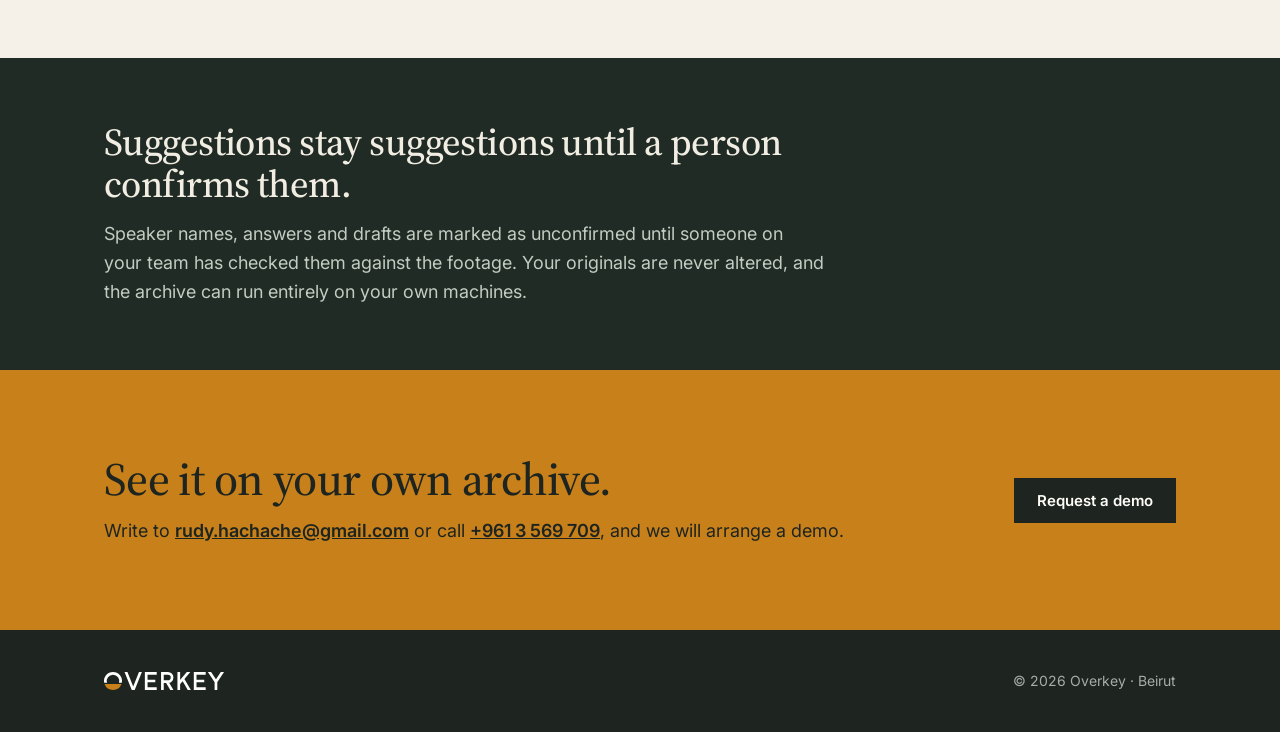
<file: archives.html>
<!doctype html>
<html lang="en">
<head>
<meta charset="utf-8">
<meta name="viewport" content="width=device-width, initial-scale=1">
<title>Archives — Overkey</title>
<meta name="description" content="The Overkey archives edition: films, footage, photographs, audio and documents in one library, with searchable transcripts, speaker names, an archive agent, research chapters and clip export.">
<meta property="og:title" content="Archives — Overkey">
<meta property="og:description" content="The Overkey archives edition: films, footage, photographs, audio and documents in one library, with searchable transcripts, speaker names, an archive agent, research chapters and clip export.">
<meta property="og:type" content="website">
<meta property="og:url" content="https://overkey.ai/archives.html">
<meta property="og:image" content="https://overkey.ai/assets/og.png">
<meta name="twitter:card" content="summary_large_image">
<link rel="canonical" href="https://overkey.ai/archives.html">
<meta name="theme-color" content="#0B0D0C">
<link rel="icon" href="favicon.ico" sizes="any">
<link rel="icon" type="image/png" sizes="32x32" href="assets/favicon-32.png">
<link rel="apple-touch-icon" href="assets/apple-touch-icon.png">
<link rel="preconnect" href="https://fonts.googleapis.com">
<link rel="preconnect" href="https://fonts.gstatic.com" crossorigin>
<link href="https://fonts.googleapis.com/css2?family=Source+Serif+4:opsz,wght@8..60,500;8..60,600&family=IBM+Plex+Sans+Arabic:wght@400;500;600;700&family=Inter:wght@400;500;600&family=Noto+Naskh+Arabic:wght@400;600&family=Outfit:wght@500;600;800&display=swap" rel="stylesheet">
<link rel="stylesheet" href="assets/main.css?v=a4e86fa5">
<link rel="stylesheet" href="assets/platform.css?v=3b271c51">
<link rel="stylesheet" href="assets/worlds.css?v=92ea1570">
</head>
<body class="t-arch">
<header class="nav">
  <div class="wrap">
    <a class="logo" href="index.html" aria-label="Overkey"><svg viewBox="0 0 667 100" role="img" aria-label="Overkey"><path class="lg-ring" fill="#fff" d="M1.01,60 A50,50 0 1 1 98.99,60 H83.54 A35,35 0 1 0 16.46,60 Z"/><path class="lg-strap" fill="#14D06C" d="M2.98,67 H97.02 A50,50 0 0 1 2.98,67 Z"/><path class="lg-let" fill="#fff" d="M130.2,0 L162.3,79.88 L194.4,0 L210.56,0 L170.38,100 L154.22,100 L114.04,0 Z M227,0 H293 V15 H242 V42.5 H285 V57.5 H242 V85 H293 V100 H227 Z M317,0 H355 A30.75,30.75 0 0 1 355,61.5 H332 V100 H317 Z M332,15 V46.5 H355 A15.75,15.75 0 0 0 355,15 Z M356.47,50.21 L385.66,100 L368.27,100 L343.53,57.79 Z M408,0 L423,0 L423,100 L408,100 Z M415.5,53.31 L460.16,0 L479.73,0 L415.5,76.67 Z M444.48,34.23 L482.7,100 L465.35,100 L431.52,41.77 Z M499,0 H565 V15 H514 V42.5 H557 V57.5 H514 V85 H565 V100 H499 Z M595.01,0 L622,40.48 L648.99,0 L667.01,0 L622,67.52 L576.99,0 Z M614.5,50 L629.5,50 L629.5,100 L614.5,100 Z"/></svg></a>
    <ul>
      <li><a href="tv.html">Live television</a></li>
      <li><a href="archives.html" class="cur">Archives</a></li>
      <li><a href="social.html">Social</a></li>
      <li><a href="index.html#start">Getting started</a></li>
    </ul>
    <a class="btn key" href="#contact">Request a demo</a>
  </div>
</header>

<main id="top">

<div class="hero">
  <div class="wrap">
    <div>
      <p class="eyebrow rv">Archives edition</p>
      <h1 class="rv h-sm" style="--d:.08s">Every hour of footage, <em>searchable to the second.</em></h1>
      <p class="lede rv" style="--d:.16s">For film libraries, documentary teams, foundations and broadcasters' back catalogues. Films, footage, photographs, audio and documents in one place, with transcripts you can search, correct and cut from.</p>
      <div class="cta rv" style="--d:.24s">
        <a class="btn key" href="#contact">Request a demo</a>
        <a class="btn ghost inv" href="#modules">See the interface</a>
      </div>
    </div>
    <div class="rv" style="--d:.2s">
      <div class="scene sc-wall on" data-world="arch" data-word="archive." data-hold="700,1300,1400,1500,700,4200" role="img" aria-label="Animation: a word is searched across a wall of archive footage, the matching films light up, one passage opens with its speaker named, and it is saved to a chapter">
        <div class="wall-top"><div class="qbox lite"><span class="typed">الميناء</span><span class="caret"></span></div><span class="hits">41 passages · 9 films</span></div>
        <div class="frames"><div class="fr"><i class="hills"></i><span></span></div><div class="fr"><i class="hills"></i><div class="fig a"><i></i><i></i></div><span></span></div><div class="fr m"><i class="hills"></i><span>Reel 14 · 02:10</span></div><div class="fr"><i class="hills"></i><span></span></div><div class="fr"><i class="hills"></i><span></span></div><div class="fr"><i class="hills"></i><div class="fig a"><i></i><i></i></div><span></span></div><div class="fr m pick"><i class="hills"></i><span>Interview 3 · 12:44</span></div><div class="fr"><i class="hills"></i><span></span></div><div class="fr"><i class="hills"></i><span></span></div><div class="fr"><i class="hills"></i><div class="fig a"><i></i><i></i></div><span></span></div><div class="fr"><i class="hills"></i><span></span></div><div class="fr m"><i class="hills"></i><span>Film 2 · 41:07</span></div></div>
        <div class="pcard">
          <div class="row"><span class="chip ok" dir="rtl">سليم خوري</span><span class="chip line">Name confirmed</span><span class="u-t">Interview 3 · 00:12:44</span></div>
          <p dir="rtl">كنّا ننزل على الميناء كل يوم الصبح، والبواخر كانت تعبّي المرفأ.</p>
          <div class="act"><span class="btn key save">Save to chapter</span><span class="saved">Saved · Chapter 1</span></div>
        </div>
      </div>
      <p class="note">Illustration with sample data.</p>
    </div>
  </div>
</div>

<section class="ui-sec" id="modules">
  <div class="wrap">
    <div class="head rv">
      <h2>The interface, screen by screen.</h2>
      <p>Drawn here with sample material. Yours carries your own collections and your own name.</p>
    </div>
    <div class="rv">
      <div class="tabs" role="tablist" aria-label="Archive screens">
        <button type="button" role="tab" data-tab="lib">Library</button>
        <button type="button" role="tab" data-tab="film">Film and transcript</button>
        <button type="button" role="tab" data-tab="ask">Search and agent</button>
        <button type="button" role="tab" data-tab="res">Research and clips</button>
      </div>
      <div class="win">
        <div class="aside"><b>Your archive</b><span data-for="lib">Collections</span><span data-for="film">Films</span><span>Photographs</span><span>Audio</span><span>Documents</span><span data-for="ask">Archive agent</span><span data-for="res">Chapter board</span><span>Processing</span></div>
        <div>
          <div class="crumb">Archive / <em id="win-title">Library</em></div>

          <div class="panel" data-tab="lib">
            <div class="pbody p-lib"><div>
              <h4 class="ptitle">The collections.</h4>
              <div class="kpis"><div><b>24</b>Collections</div><div><b>310 h</b>Original footage</div><div><b>96%</b>Transcribed</div><div><b>81%</b>Speaker names confirmed</div></div>
              <div class="cards4">
                <div class="acard pop" style="--k:0"><div class="th"><i class="hills"></i><span class="u-t">01:31:14</span></div><div class="bd"><b>Harbour newsreels</b><span class="u-t">12 reels · 9.4 hours</span><div class="pbar" style="--w:1;--k:0"></div><span class="u-t">Transcripts 100% · Names 100%</span></div></div>
                <div class="acard pop" style="--k:1"><div class="th"><i class="hills"></i><span class="u-t">01:39:44</span></div><div class="bd"><b>City hall interviews</b><span class="u-t">8 parts · 11.2 hours</span><div class="pbar" style="--w:0.88;--k:1"></div><span class="u-t">Transcripts 100% · Names 88%</span></div></div>
                <div class="acard pop" style="--k:2"><div class="th"><i class="hills"></i><span class="u-t">01:34:28</span></div><div class="bd"><b>The railway years</b><span class="u-t">5 parts · 6.9 hours</span><div class="pbar" style="--w:0.62;--k:2"></div><span class="u-t">Transcripts 100% · Names 62%</span></div></div>
                <div class="acard pop" style="--k:3"><div class="th"><i class="hills"></i><span class="u-t">Photos</span></div><div class="bd"><b>Family photographs</b><span class="u-t">640 photographs</span><div class="pbar" style="--w:0.4;--k:3"></div><span class="u-t">Captions read · 40% reviewed</span></div></div>
              </div>
            </div></div>
            <div class="pts"><span>Films, footage, photos, audio and documents together</span><span>Every item keeps its original reference</span><span>A real frame from its own footage on every card</span><span>Progress shown per collection</span></div>
          </div>

          <div class="panel" data-tab="film">
            <div class="pbody p-film">
              <div>
                <h4 class="ptitle">Interview 3.</h4>
                <div class="vid"><i class="hills"></i><span class="tc">Interview 3 · 00:12:44</span></div>
                <div class="tl2"><div class="range" style="left:38%;width:9%"></div><div class="ph2" style="left:41%"></div></div>
                <div class="row" style="margin-top:8px"><span class="u-t">00:12:44 of 01:39:44</span><span class="u-btn" style="margin-left:auto">Go to time</span></div>
              </div>
              <div>
                <div class="u-h">Transcript</div>
                <div class="ln act-ln" style="--k:0"><span class="u-t">12:31</span><span class="sp" dir="rtl">سليم خوري</span><span class="u-ar" dir="rtl">أنا خلقت بهالحيّ، حدّ البحر.</span></div>
                <div class="ln act-ln" style="--k:1"><span class="u-t">12:44</span><span class="sp" dir="rtl">سليم خوري</span><span class="u-ar" dir="rtl">كنّا ننزل على الميناء كل يوم الصبح.</span></div>
                <div class="ln act-ln" style="--k:2"><span class="u-t">12:58</span><span class="sp" dir="rtl">المحاوِر</span><span class="u-ar" dir="rtl">وشو كان يوصل بهالبواخر؟</span></div>
                <div class="ln act-ln" style="--k:3"><span class="u-t">13:06</span><span class="sp">Voice 3</span><span class="u-ar" dir="rtl">قمح وخشب، وأوقات مسافرين.</span></div>
                <div class="u-box pop" style="--k:4;margin-top:12px">
                  <div class="u-h">Who is Voice 3?</div>
                  <div class="row"><span class="chip line">Name caption read at 00:10:57</span><span class="u-btn go pulse-btn" dir="rtl">تأكيد: سليم خوري</span><span class="u-btn">Other name</span><span class="u-btn">Split passage</span></div>
                </div>
              </div>
            </div>
            <div class="pts"><span>Click a time in the transcript to jump there</span><span>Long films open quickly in the browser</span><span>Names suggested from on-screen captions and context</span><span>Rename, split and review, with full history</span></div>
          </div>

          <div class="panel" data-tab="ask">
            <div class="pbody p-ask">
              <div>
                <h4 class="ptitle">Search the archive.</h4>
                <div class="search"><span class="typed" dir="rtl">الميناء</span><span class="caret"></span><span class="u-t pop" style="--k:6">41 passages · 9 films</span></div>
                <div style="margin-top:6px">
                  <div class="u-row pop" style="--k:7"><span class="play"></span><span class="u-t">Reel 14 · 02:10</span><span class="u-ar" dir="rtl">افتُتح <mark>الميناء</mark> الجديد في ذلك الصيف.</span><span class="u-btn">Save</span></div>
                  <div class="u-row pop" style="--k:8"><span class="play"></span><span class="u-t">Interview 3 · 12:44</span><span class="u-ar" dir="rtl">كنّا ننزل على <mark>الميناء</mark> كل يوم الصبح.</span><span class="u-btn">Save</span></div>
                  <div class="u-row pop" style="--k:9"><span class="play"></span><span class="u-t">Film 2 · 41:07</span><span class="u-ar" dir="rtl"><mark>الميناء</mark> غيّر وجه المدينة كلّها.</span><span class="u-btn">Save</span></div>
                </div>
              </div>
              <div>
                <h4 class="ptitle">Ask it.</h4>
                <div class="agent pop" style="--k:3">
                  <div class="q" dir="rtl">شو انحكى عن افتتاح الميناء؟</div>
                  <div class="a" dir="rtl">بحسب شهادة سليم خوري، افتُتح الميناء الجديد في صيف 1962، والنشرة المصوّرة رقم 14 تذكر التاريخ نفسه.</div>
                  <div class="row" style="margin-top:10px"><span class="chip">Interview 3 · 12:44</span><span class="chip">Reel 14 · 02:10</span></div>
                </div>
                <p class="u-t" style="margin-top:8px;white-space:normal">Every answer lists the passages it rests on, so it can be checked.</p>
              </div>
            </div>
            <div class="pts"><span>Word search that tolerates Arabic spelling variants</span><span>Search by voice</span><span>Questions answered in plain language</span><span>Each answer cites its exact passages</span></div>
          </div>

          <div class="panel" data-tab="res">
            <div class="pbody p-res">
              <div>
                <h4 class="ptitle">Chapter board.</h4>
                <div class="board">
                  <div class="chap"><b>1 · The harbour</b>
                    <div class="u-box pop" style="--k:1"><div class="u-ar" dir="rtl">كنّا ننزل على الميناء كل يوم الصبح.</div><div class="u-t" style="margin-top:5px">Interview 3 · 12:44</div></div>
                    <div class="u-box pop" style="--k:2"><div class="u-ar" dir="rtl">افتُتح الميناء الجديد في ذلك الصيف.</div><div class="u-t" style="margin-top:5px">Reel 14 · 02:10 · note added</div></div>
                  </div>
                  <div class="chap"><b>2 · The railway</b>
                    <div class="u-box pop" style="--k:3"><div class="u-ar" dir="rtl">آخر قطار مرق من هون سنة 1975.</div><div class="u-t" style="margin-top:5px">Film 2 · 18:53</div></div>
                    <span class="u-btn" style="justify-self:start">+ Add passage</span>
                  </div>
                </div>
                <div class="row" style="margin-top:12px"><span class="u-btn k">Export research</span></div>
              </div>
              <div>
                <h4 class="ptitle">Cut a clip.</h4>
                <div class="vid"><i class="hills"></i><div class="crop"><b dir="rtl">كنّا ننزل على <mark>الميناء</mark></b></div></div>
                <div class="tl2"><div class="range"></div><div class="ph2 run"></div></div>
                <div class="row" style="margin-top:10px"><span class="seg"><span>16:9</span><span class="on">9:16</span></span><span class="u-t">In 12:41.20 · Out 13:09.00</span><span class="u-btn go pulse-btn" style="margin-left:auto;padding:6px 14px">Export</span></div>
              </div>
            </div>
            <div class="pts"><span>Save passages and sort them into chapters</span><span>Notes on any saved passage</span><span>Export a research selection as a document</span><span>Cut a clip with framing, captions and a title</span></div>
          </div>
        </div>
      </div>
    </div>
  </div>
</section>

<div class="wrap groups">
  <div class="group rv" id="organise">
    <div>
      <span class="n">THE LIBRARY</span>
      <h2>Organise</h2>
      <p class="about">Everything the archive holds, in one place.</p>
    </div>
    <ul class="feat">
      <li>Keeps documentary collections and their parts, raw footage, B-roll, photographs, audio recordings and documents in one library</li>
      <li>Keeps each item's original reference number, its details and the link to its media</li>
      <li>Puts a real picture from the item's own footage on every card</li>
      <li>Checks the whole library for duplicates before anything new is added</li>
      <li>Shows, for each collection, how much is transcribed and how many names are confirmed</li>
    </ul>
  </div>
  <div class="group rv" id="watch">
    <div>
      <span class="n">THE FILM</span>
      <h2>Watch and read</h2>
      <p class="about">The film and its words, side by side.</p>
    </div>
    <ul class="feat">
      <li>Plays any film and moves to any moment on its timeline</li>
      <li>Jumps to a passage when you click its time in the transcript</li>
      <li>Shows the transcript beside the film, with a time and a speaker on every passage</li>
      <li>Prepares light viewing copies in the background, so very long originals still open quickly in a browser</li>
      <li>Browses a film scene by scene to find a useful shot</li>
    </ul>
  </div>
  <div class="group rv" id="speakers">
    <div>
      <span class="n">THE PEOPLE</span>
      <h2>Speakers</h2>
      <p class="about">Who is talking, confirmed by a person.</p>
    </div>
    <ul class="feat">
      <li>Groups the voices in a film before anyone is named</li>
      <li>Suggests names by reading the name captions on screen and the context of the conversation</li>
      <li>Shows the evidence behind each suggestion</li>
      <li>Lets you rename a speaker and split a passage two people share</li>
      <li>Lists the passages still unresolved, for review</li>
      <li>Keeps a history of every change, with undo</li>
      <li>Protects two people's corrections from overwriting each other</li>
    </ul>
  </div>
  <div class="group rv" id="find">
    <div>
      <span class="n">THE SEARCH</span>
      <h2>Search and ask</h2>
      <p class="about">From a word to the exact second.</p>
    </div>
    <ul class="feat">
      <li>Searches every transcript by word, tolerant of Arabic spelling variants</li>
      <li>Takes a search by voice</li>
      <li>Answers questions in plain language through an archive agent</li>
      <li>Cites the exact passages behind every answer, so each can be checked</li>
    </ul>
  </div>
  <div class="group rv" id="research">
    <div>
      <span class="n">THE WORK</span>
      <h2>Research and clips</h2>
      <p class="about">From a find to a chapter, or a clip.</p>
    </div>
    <ul class="feat">
      <li>Saves passages and organises them into chapters</li>
      <li>Adds notes to any saved passage</li>
      <li>Exports a research selection as a document</li>
      <li>Sets in and out points on any passage and exports the clip</li>
      <li>Offers framing, caption and title options for each clip</li>
    </ul>
  </div>
</div>

<div class="band">
  <div class="wrap rv">
    <h2>Suggestions stay suggestions until a person confirms them.</h2>
    <p>Speaker names, answers and drafts are marked as unconfirmed until someone on your team has checked them against the footage. Your originals are never altered, and the archive can run entirely on your own machines.</p>
  </div>
</div>

<div class="contact" id="contact">
  <div class="wrap">
    <div class="rv">
      <h2>See it on your own archive.</h2>
      <p>Write to <a class="mail" href="mailto:rudy.hachache@gmail.com?subject=Overkey%20demo">rudy.hachache@gmail.com</a> or call <a class="mail" href="tel:+9613569709">+961 3 569 709</a>, and we will arrange a demo.</p>
    </div>
    <a class="btn rv" style="--d:.12s" href="mailto:rudy.hachache@gmail.com?subject=Overkey%20demo">Request a demo</a>
  </div>
</div>

</main>

<footer>
  <div class="wrap">
    <span class="logo still"><svg viewBox="0 0 667 100" role="img" aria-label="Overkey"><path class="lg-ring" fill="#fff" d="M1.01,60 A50,50 0 1 1 98.99,60 H83.54 A35,35 0 1 0 16.46,60 Z"/><path class="lg-strap" fill="#14D06C" d="M2.98,67 H97.02 A50,50 0 0 1 2.98,67 Z"/><path class="lg-let" fill="#fff" d="M130.2,0 L162.3,79.88 L194.4,0 L210.56,0 L170.38,100 L154.22,100 L114.04,0 Z M227,0 H293 V15 H242 V42.5 H285 V57.5 H242 V85 H293 V100 H227 Z M317,0 H355 A30.75,30.75 0 0 1 355,61.5 H332 V100 H317 Z M332,15 V46.5 H355 A15.75,15.75 0 0 0 355,15 Z M356.47,50.21 L385.66,100 L368.27,100 L343.53,57.79 Z M408,0 L423,0 L423,100 L408,100 Z M415.5,53.31 L460.16,0 L479.73,0 L415.5,76.67 Z M444.48,34.23 L482.7,100 L465.35,100 L431.52,41.77 Z M499,0 H565 V15 H514 V42.5 H557 V57.5 H514 V85 H565 V100 H499 Z M595.01,0 L622,40.48 L648.99,0 L667.01,0 L622,67.52 L576.99,0 Z M614.5,50 L629.5,50 L629.5,100 L614.5,100 Z"/></svg></span>
    <span>© 2026 Overkey · Beirut</span>
  </div>
</footer>

<script src="assets/main.js?v=79136c13"></script>
</body>
</html>
</file>
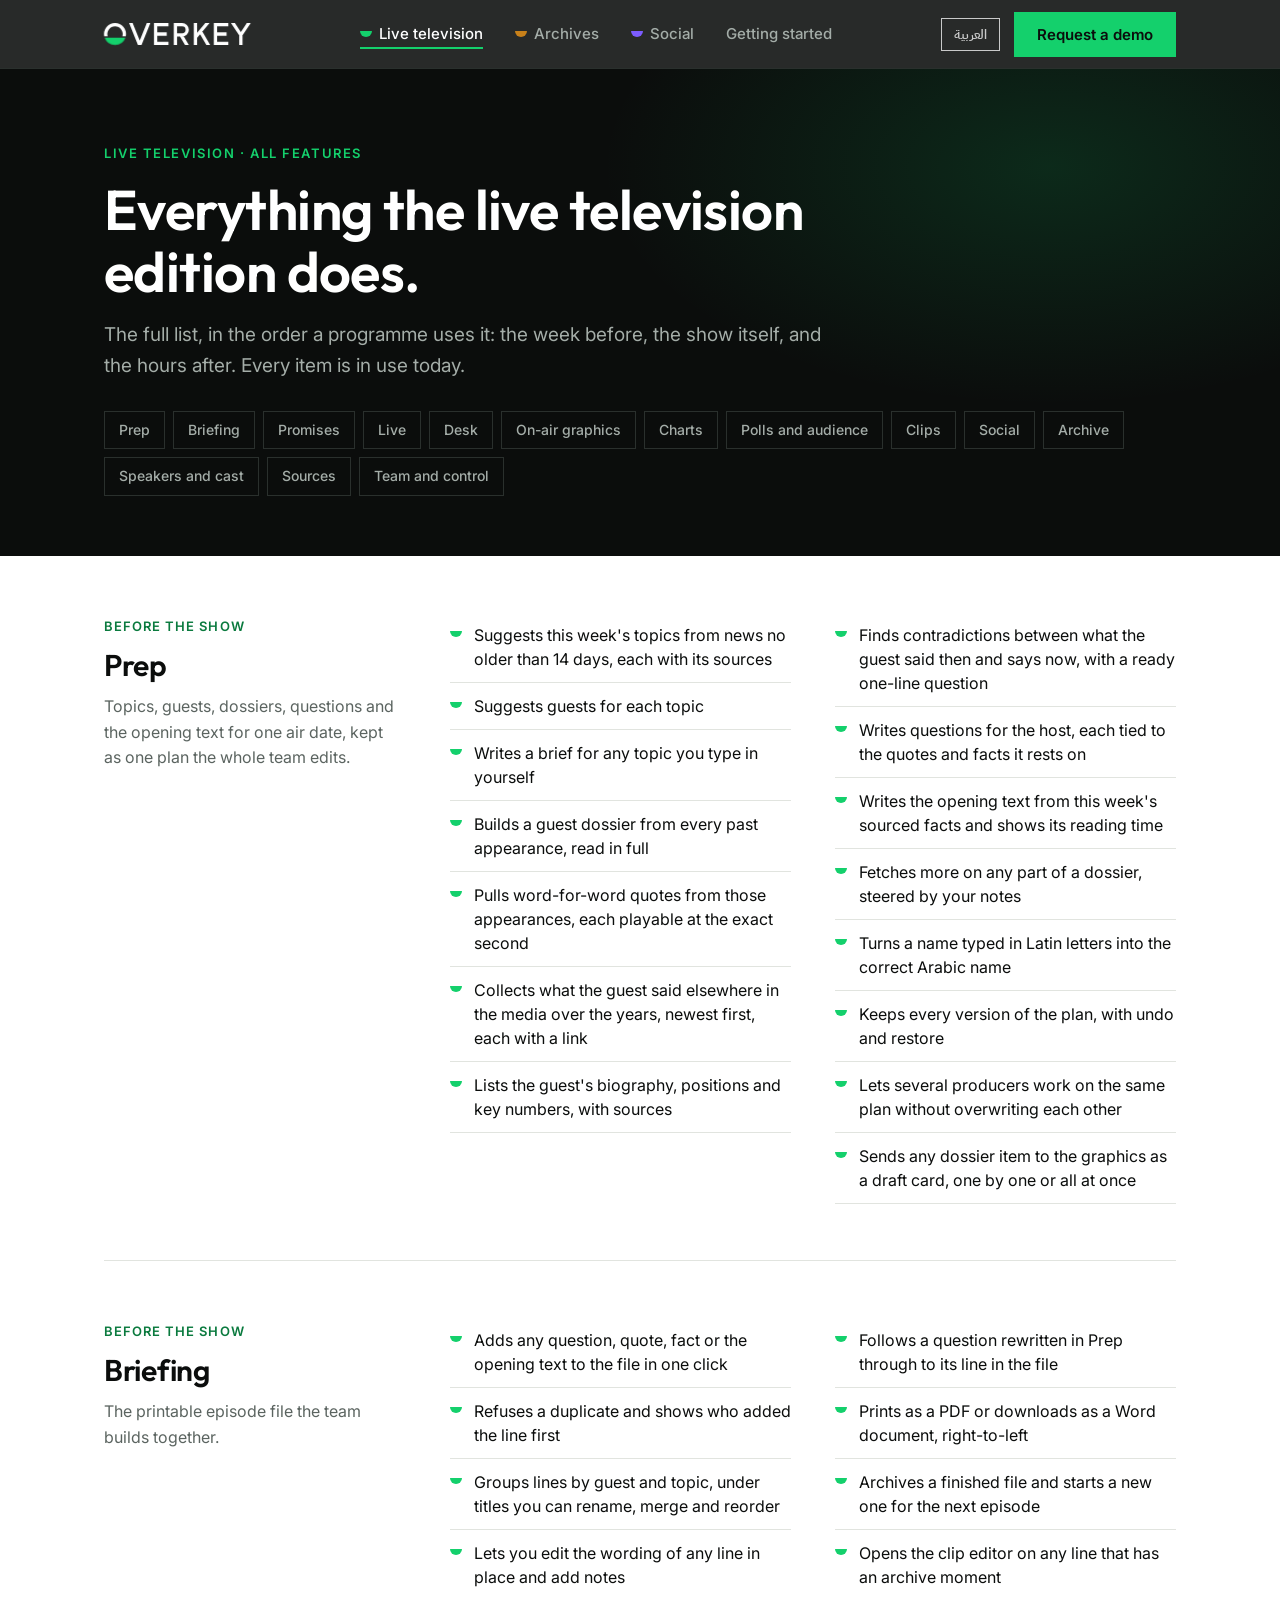
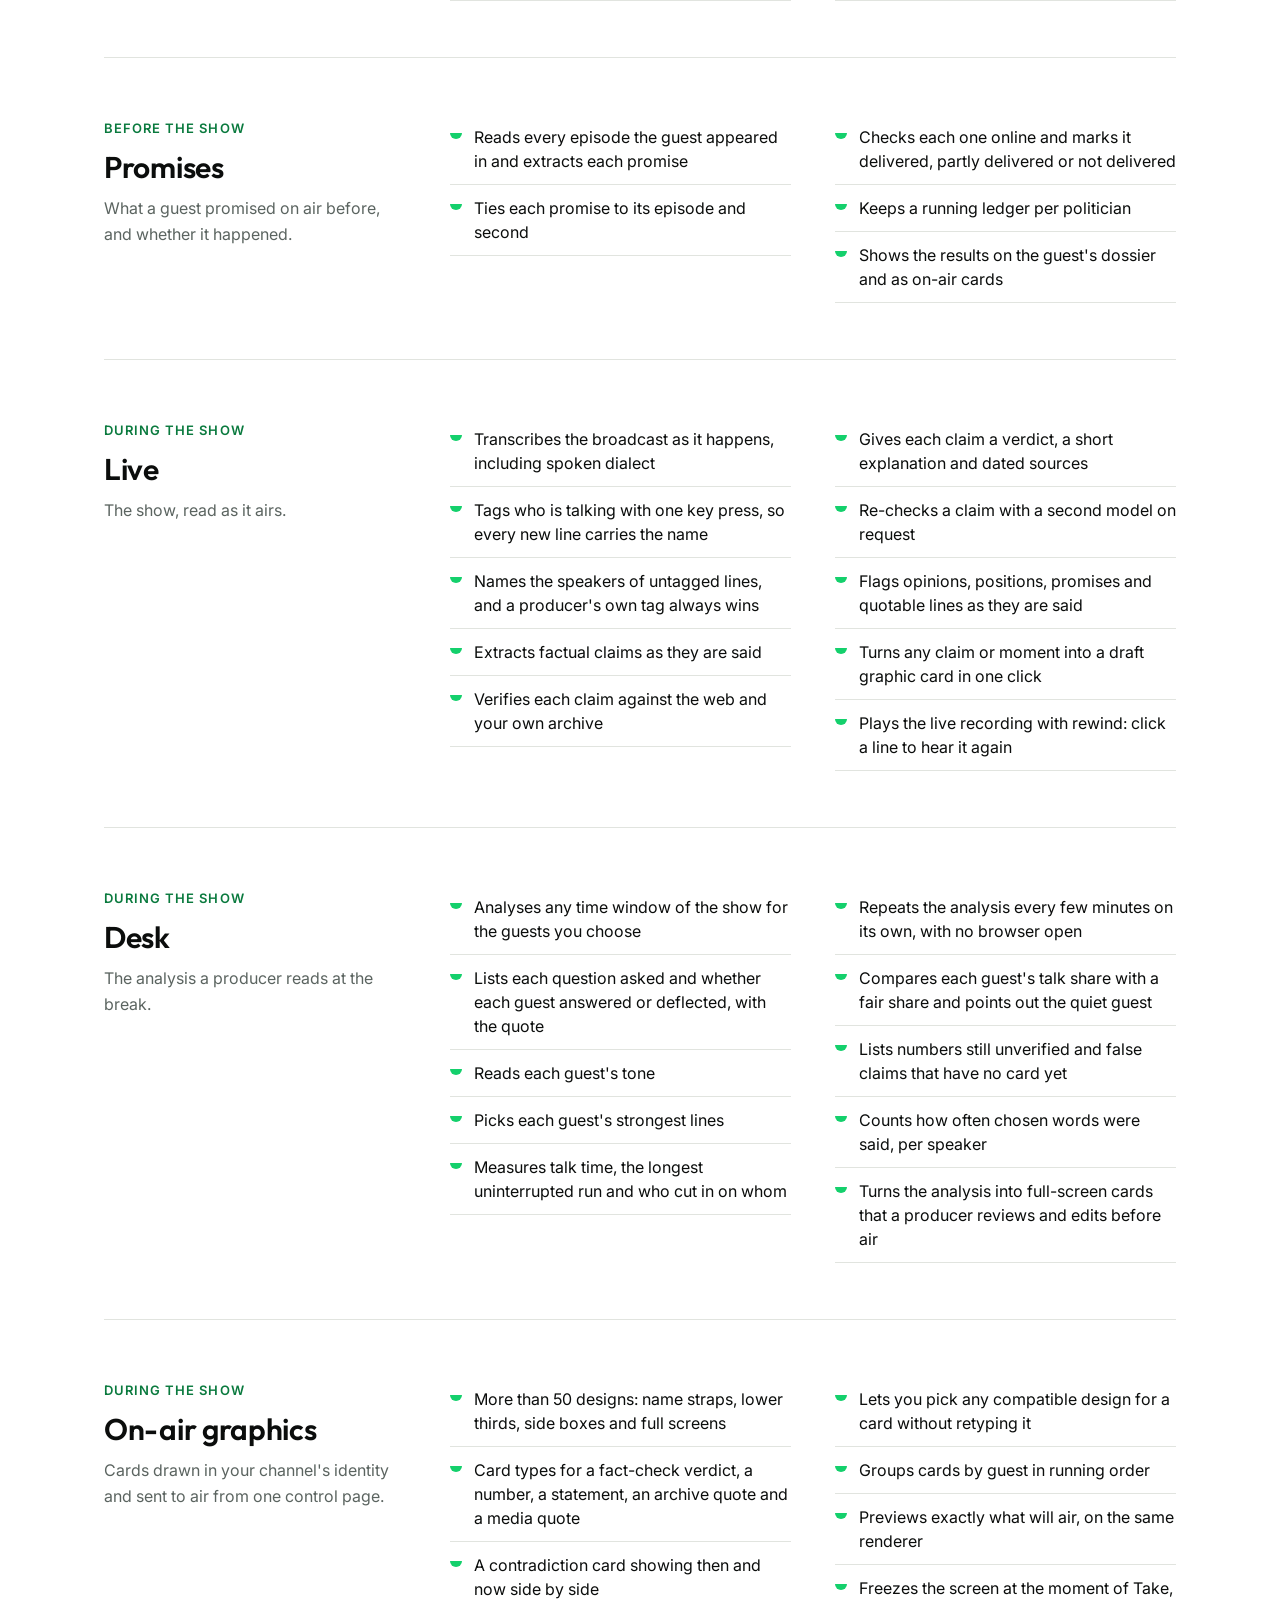
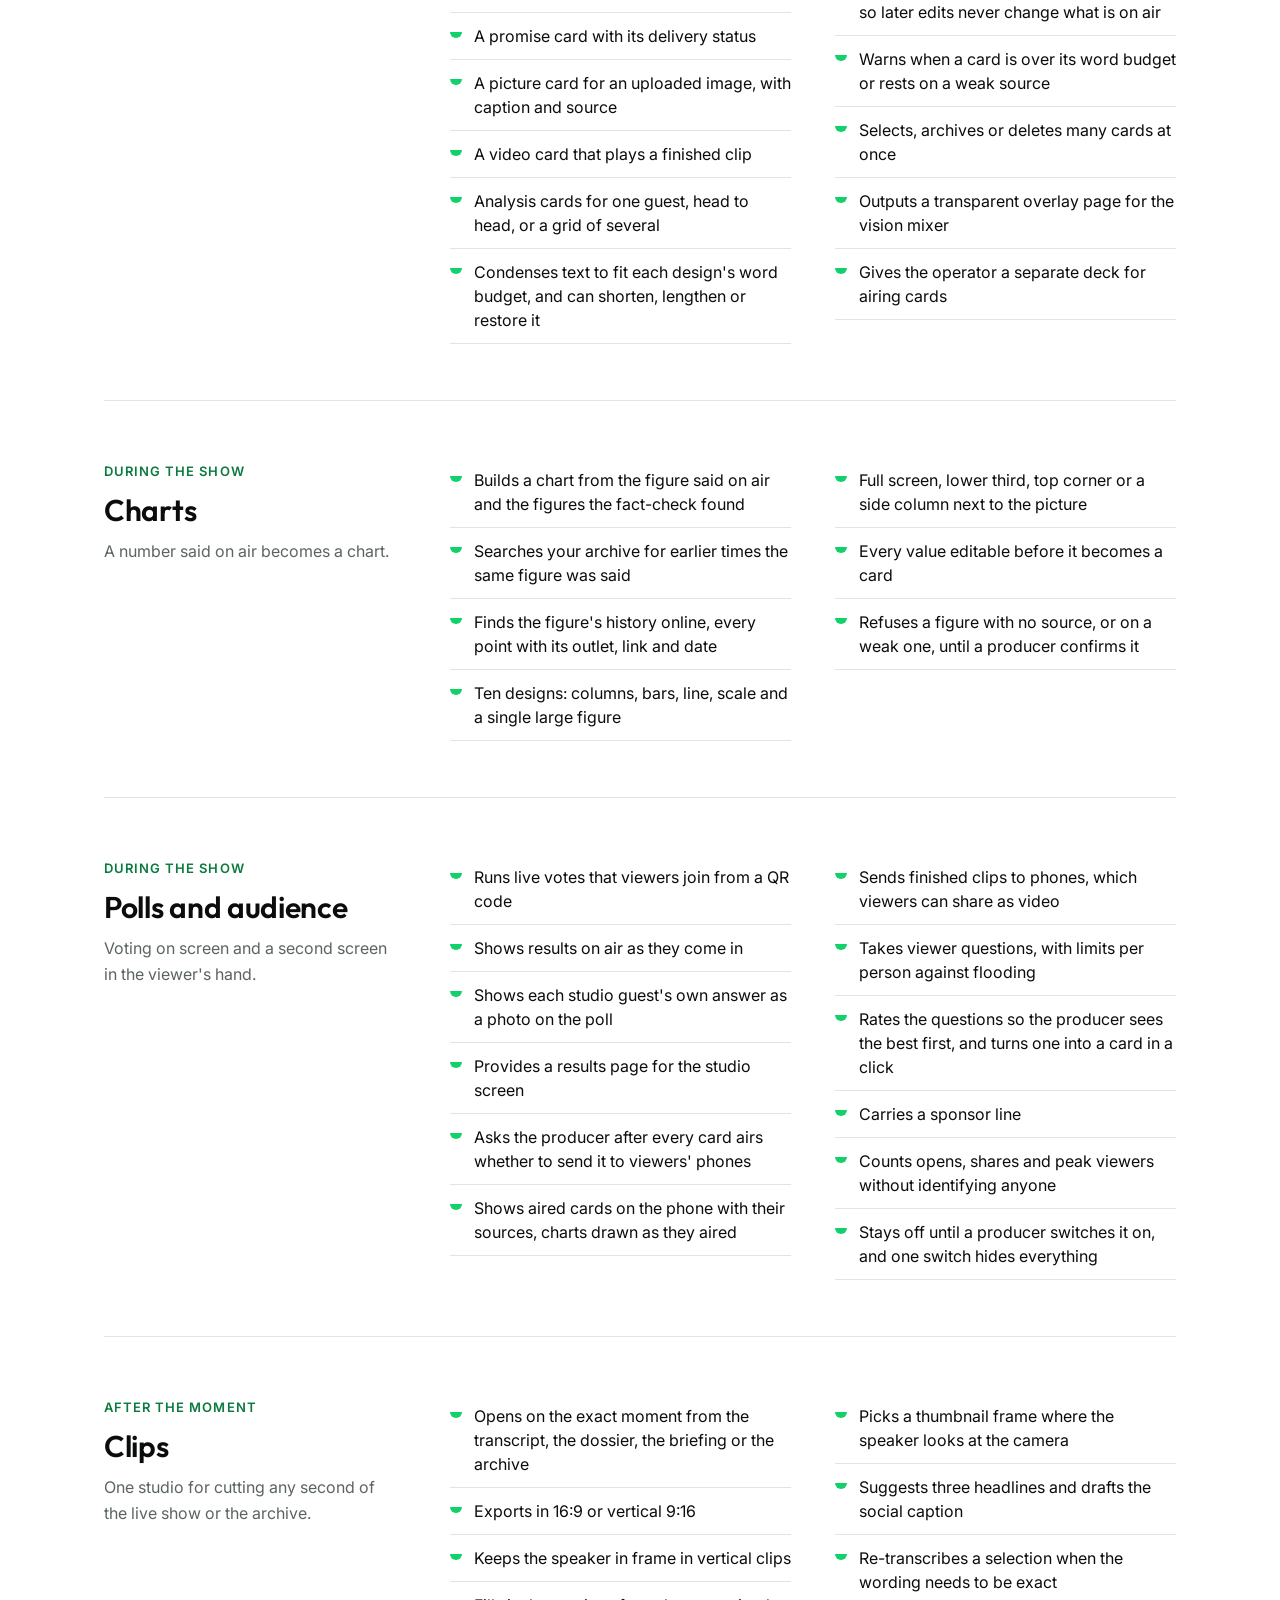
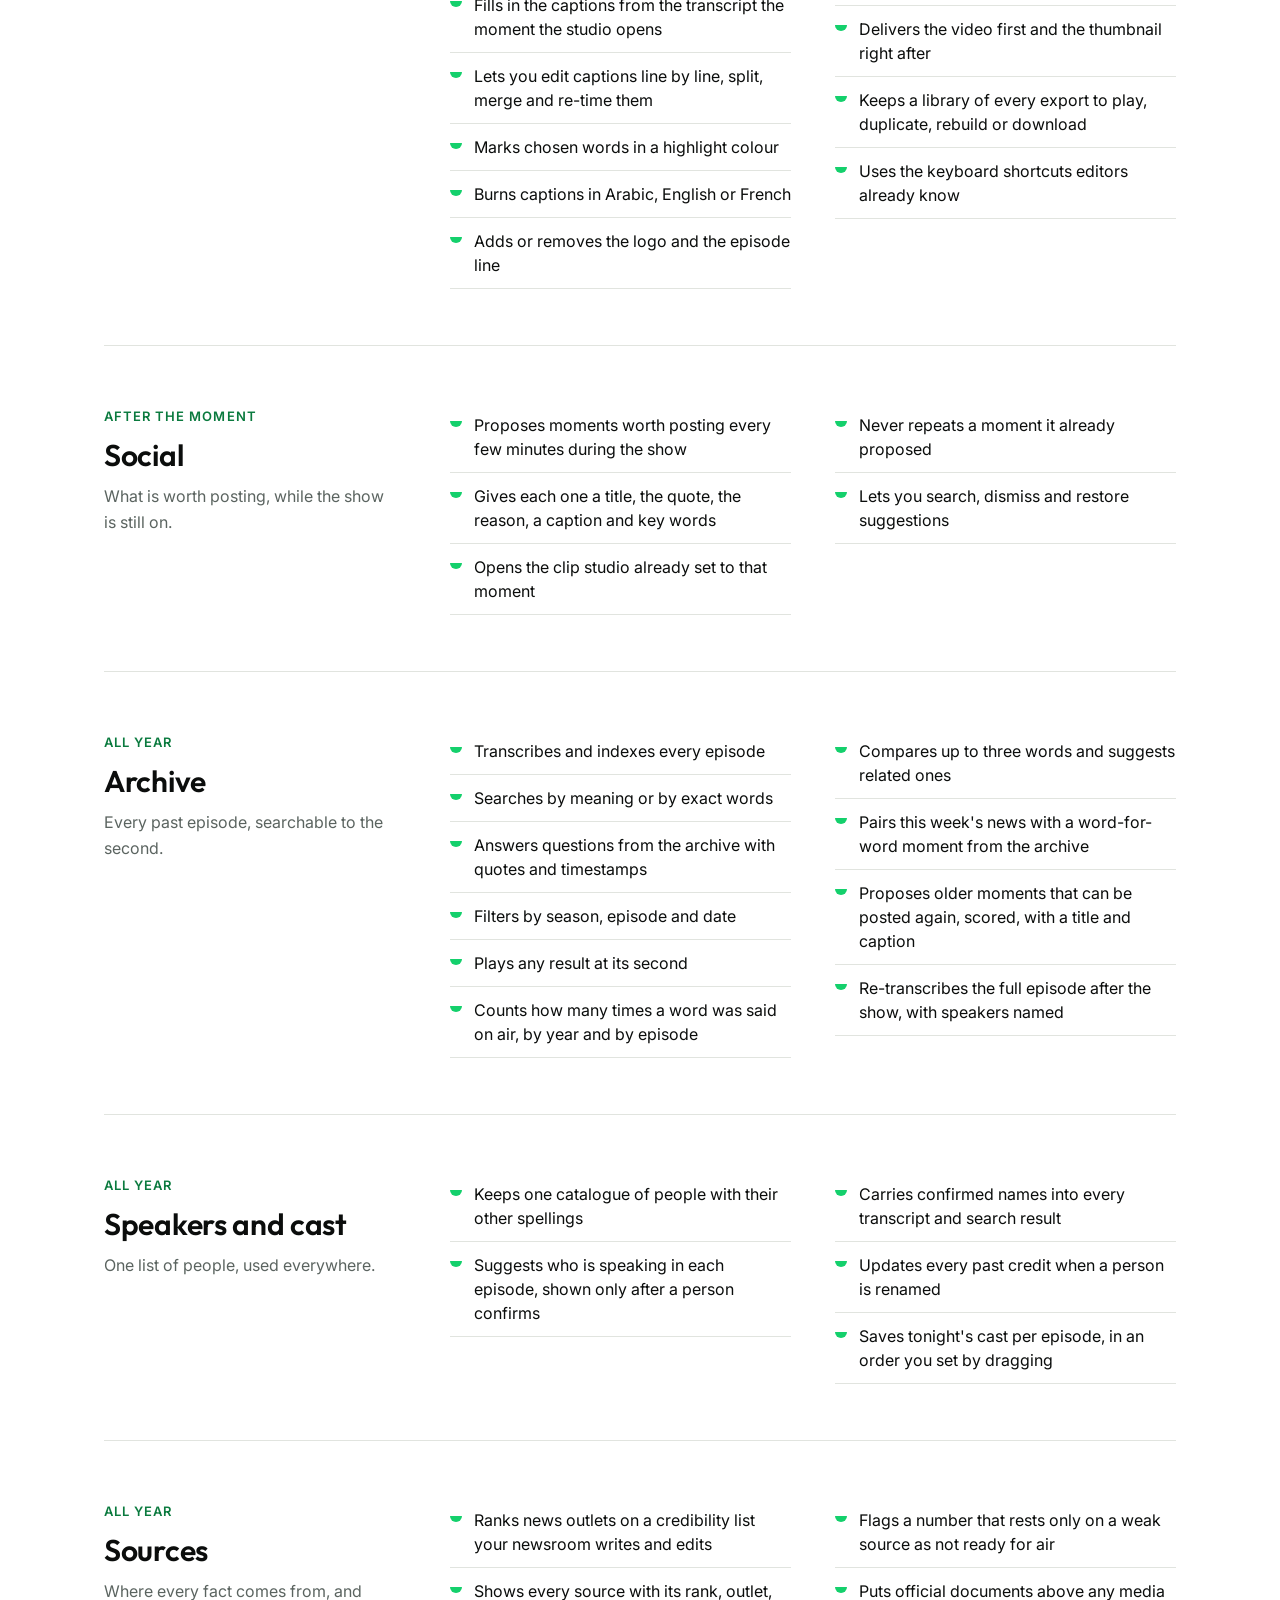
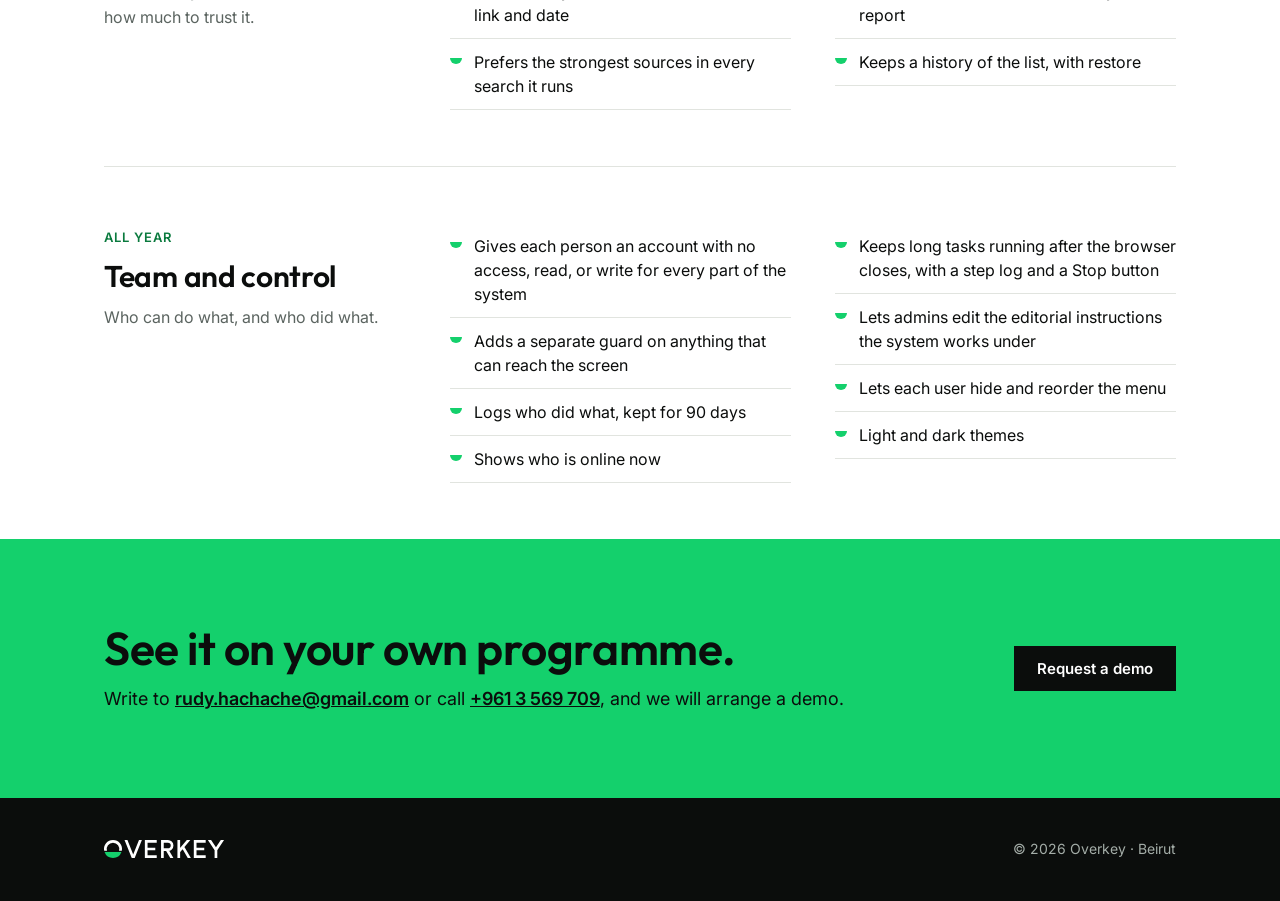
<file: features.html>
<!doctype html>
<html lang="en">
<head>
<meta charset="utf-8">
<meta name="viewport" content="width=device-width, initial-scale=1">
<title>Everything the live television edition does — Overkey</title>
<meta name="description" content="The full list of what the Overkey live television edition does: prep, briefing, live transcript and fact-check, on-air graphics, charts, polls, clips, archive and team controls.">
<meta property="og:title" content="Everything the live television edition does — Overkey">
<meta property="og:description" content="The full list of what the Overkey live television edition does: prep, briefing, live transcript and fact-check, on-air graphics, charts, polls, clips, archive and team controls.">
<meta property="og:type" content="website">
<meta property="og:url" content="https://overkey.ai/features.html">
<meta property="og:image" content="https://overkey.ai/assets/og.png">
<meta name="twitter:card" content="summary_large_image">
<link rel="canonical" href="https://overkey.ai/features.html">
<link rel="alternate" hreflang="en" href="https://overkey.ai/features.html">
<link rel="alternate" hreflang="ar" href="https://overkey.ai/ar/features.html">
<meta name="theme-color" content="#0B0D0C">
<link rel="icon" href="favicon.ico" sizes="any">
<link rel="icon" type="image/png" sizes="32x32" href="assets/favicon-32.png">
<link rel="apple-touch-icon" href="assets/apple-touch-icon.png">
<link rel="preconnect" href="https://fonts.googleapis.com">
<link rel="preconnect" href="https://fonts.gstatic.com" crossorigin>
<link href="https://fonts.googleapis.com/css2?family=Source+Serif+4:opsz,wght@8..60,500;8..60,600&family=IBM+Plex+Sans+Arabic:wght@400;500;600;700&family=Inter:wght@400;500;600&family=Noto+Naskh+Arabic:wght@400;600&family=Outfit:wght@500;600;800&family=Alexandria:wght@500;600;800&display=swap" rel="stylesheet">
<link rel="stylesheet" href="assets/main.css?v=a4e86fa5">
<link rel="stylesheet" href="assets/platform.css?v=3b271c51">
<link rel="stylesheet" href="assets/worlds.css?v=92ea1570">
<link rel="stylesheet" href="assets/rtl.css?v=4592d6d9">
</head>
<body class="t-tv">

<header class="nav">
  <div class="wrap">
    <a class="logo" href="index.html" aria-label="Overkey"><svg viewBox="0 0 667 100" role="img" aria-label="Overkey"><path class="lg-ring" fill="#fff" d="M1.01,60 A50,50 0 1 1 98.99,60 H83.54 A35,35 0 1 0 16.46,60 Z"/><path class="lg-strap" fill="#14D06C" d="M2.98,67 H97.02 A50,50 0 0 1 2.98,67 Z"/><path class="lg-let" fill="#fff" d="M130.2,0 L162.3,79.88 L194.4,0 L210.56,0 L170.38,100 L154.22,100 L114.04,0 Z M227,0 H293 V15 H242 V42.5 H285 V57.5 H242 V85 H293 V100 H227 Z M317,0 H355 A30.75,30.75 0 0 1 355,61.5 H332 V100 H317 Z M332,15 V46.5 H355 A15.75,15.75 0 0 0 355,15 Z M356.47,50.21 L385.66,100 L368.27,100 L343.53,57.79 Z M408,0 L423,0 L423,100 L408,100 Z M415.5,53.31 L460.16,0 L479.73,0 L415.5,76.67 Z M444.48,34.23 L482.7,100 L465.35,100 L431.52,41.77 Z M499,0 H565 V15 H514 V42.5 H557 V57.5 H514 V85 H565 V100 H499 Z M595.01,0 L622,40.48 L648.99,0 L667.01,0 L622,67.52 L576.99,0 Z M614.5,50 L629.5,50 L629.5,100 L614.5,100 Z"/></svg></a>
    <ul>
      <li><a href="tv.html" class="cur">Live television</a></li>
      <li><a href="archives.html">Archives</a></li>
      <li><a href="social.html">Social</a></li>
      <li><a href="index.html#start">Getting started</a></li>
    </ul>
    <div class="nav-end"><a class="lang" href="ar/features.html" lang="ar">العربية</a><a class="btn key" href="#contact">Request a demo</a></div>
  </div>
</header>

<main>

<div class="page-head">
  <div class="wrap">
    <p class="eyebrow rv">Live television · all features</p>
    <h1 class="rv" style="--d:.08s">Everything the live television edition does.</h1>
    <p class="lede">The full list, in the order a programme uses it: the week before, the show itself, and the hours after. Every item is in use today.</p>
    <nav class="jump" aria-label="Jump to a section">
      <a href="#prep">Prep</a>
      <a href="#briefing">Briefing</a>
      <a href="#promises">Promises</a>
      <a href="#live">Live</a>
      <a href="#desk">Desk</a>
      <a href="#graphics">On-air graphics</a>
      <a href="#charts">Charts</a>
      <a href="#audience">Polls and audience</a>
      <a href="#clips">Clips</a>
      <a href="#social">Social</a>
      <a href="#archive">Archive</a>
      <a href="#cast">Speakers and cast</a>
      <a href="#sources">Sources</a>
      <a href="#team">Team and control</a>
    </nav>
  </div>
</div>

<div class="wrap">

  <div class="group rv" id="prep">
    <div>
      <span class="n">BEFORE THE SHOW</span>
      <h2>Prep</h2>
      <p class="about">Topics, guests, dossiers, questions and the opening text for one air date, kept as one plan the whole team edits.</p>
    </div>
    <ul class="feat">
      <li>Suggests this week's topics from news no older than 14 days, each with its sources</li>
      <li>Suggests guests for each topic</li>
      <li>Writes a brief for any topic you type in yourself</li>
      <li>Builds a guest dossier from every past appearance, read in full</li>
      <li>Pulls word-for-word quotes from those appearances, each playable at the exact second</li>
      <li>Collects what the guest said elsewhere in the media over the years, newest first, each with a link</li>
      <li>Lists the guest's biography, positions and key numbers, with sources</li>
      <li>Finds contradictions between what the guest said then and says now, with a ready one-line question</li>
      <li>Writes questions for the host, each tied to the quotes and facts it rests on</li>
      <li>Writes the opening text from this week's sourced facts and shows its reading time</li>
      <li>Fetches more on any part of a dossier, steered by your notes</li>
      <li>Turns a name typed in Latin letters into the correct Arabic name</li>
      <li>Keeps every version of the plan, with undo and restore</li>
      <li>Lets several producers work on the same plan without overwriting each other</li>
      <li>Sends any dossier item to the graphics as a draft card, one by one or all at once</li>
    </ul>
  </div>

  <div class="group rv" id="briefing">
    <div>
      <span class="n">BEFORE THE SHOW</span>
      <h2>Briefing</h2>
      <p class="about">The printable episode file the team builds together.</p>
    </div>
    <ul class="feat">
      <li>Adds any question, quote, fact or the opening text to the file in one click</li>
      <li>Refuses a duplicate and shows who added the line first</li>
      <li>Groups lines by guest and topic, under titles you can rename, merge and reorder</li>
      <li>Lets you edit the wording of any line in place and add notes</li>
      <li>Follows a question rewritten in Prep through to its line in the file</li>
      <li>Prints as a PDF or downloads as a Word document, right-to-left</li>
      <li>Archives a finished file and starts a new one for the next episode</li>
      <li>Opens the clip editor on any line that has an archive moment</li>
    </ul>
  </div>

  <div class="group rv" id="promises">
    <div>
      <span class="n">BEFORE THE SHOW</span>
      <h2>Promises</h2>
      <p class="about">What a guest promised on air before, and whether it happened.</p>
    </div>
    <ul class="feat">
      <li>Reads every episode the guest appeared in and extracts each promise</li>
      <li>Ties each promise to its episode and second</li>
      <li>Checks each one online and marks it delivered, partly delivered or not delivered</li>
      <li>Keeps a running ledger per politician</li>
      <li>Shows the results on the guest's dossier and as on-air cards</li>
    </ul>
  </div>

  <div class="group rv" id="live">
    <div>
      <span class="n">DURING THE SHOW</span>
      <h2>Live</h2>
      <p class="about">The show, read as it airs.</p>
    </div>
    <ul class="feat">
      <li>Transcribes the broadcast as it happens, including spoken dialect</li>
      <li>Tags who is talking with one key press, so every new line carries the name</li>
      <li>Names the speakers of untagged lines, and a producer's own tag always wins</li>
      <li>Extracts factual claims as they are said</li>
      <li>Verifies each claim against the web and your own archive</li>
      <li>Gives each claim a verdict, a short explanation and dated sources</li>
      <li>Re-checks a claim with a second model on request</li>
      <li>Flags opinions, positions, promises and quotable lines as they are said</li>
      <li>Turns any claim or moment into a draft graphic card in one click</li>
      <li>Plays the live recording with rewind: click a line to hear it again</li>
    </ul>
  </div>

  <div class="group rv" id="desk">
    <div>
      <span class="n">DURING THE SHOW</span>
      <h2>Desk</h2>
      <p class="about">The analysis a producer reads at the break.</p>
    </div>
    <ul class="feat">
      <li>Analyses any time window of the show for the guests you choose</li>
      <li>Lists each question asked and whether each guest answered or deflected, with the quote</li>
      <li>Reads each guest's tone</li>
      <li>Picks each guest's strongest lines</li>
      <li>Measures talk time, the longest uninterrupted run and who cut in on whom</li>
      <li>Repeats the analysis every few minutes on its own, with no browser open</li>
      <li>Compares each guest's talk share with a fair share and points out the quiet guest</li>
      <li>Lists numbers still unverified and false claims that have no card yet</li>
      <li>Counts how often chosen words were said, per speaker</li>
      <li>Turns the analysis into full-screen cards that a producer reviews and edits before air</li>
    </ul>
  </div>

  <div class="group rv" id="graphics">
    <div>
      <span class="n">DURING THE SHOW</span>
      <h2>On-air graphics</h2>
      <p class="about">Cards drawn in your channel's identity and sent to air from one control page.</p>
    </div>
    <ul class="feat">
      <li>More than 50 designs: name straps, lower thirds, side boxes and full screens</li>
      <li>Card types for a fact-check verdict, a number, a statement, an archive quote and a media quote</li>
      <li>A contradiction card showing then and now side by side</li>
      <li>A promise card with its delivery status</li>
      <li>A picture card for an uploaded image, with caption and source</li>
      <li>A video card that plays a finished clip</li>
      <li>Analysis cards for one guest, head to head, or a grid of several</li>
      <li>Condenses text to fit each design's word budget, and can shorten, lengthen or restore it</li>
      <li>Lets you pick any compatible design for a card without retyping it</li>
      <li>Groups cards by guest in running order</li>
      <li>Previews exactly what will air, on the same renderer</li>
      <li>Freezes the screen at the moment of Take, so later edits never change what is on air</li>
      <li>Warns when a card is over its word budget or rests on a weak source</li>
      <li>Selects, archives or deletes many cards at once</li>
      <li>Outputs a transparent overlay page for the vision mixer</li>
      <li>Gives the operator a separate deck for airing cards</li>
    </ul>
  </div>

  <div class="group rv" id="charts">
    <div>
      <span class="n">DURING THE SHOW</span>
      <h2>Charts</h2>
      <p class="about">A number said on air becomes a chart.</p>
    </div>
    <ul class="feat">
      <li>Builds a chart from the figure said on air and the figures the fact-check found</li>
      <li>Searches your archive for earlier times the same figure was said</li>
      <li>Finds the figure's history online, every point with its outlet, link and date</li>
      <li>Ten designs: columns, bars, line, scale and a single large figure</li>
      <li>Full screen, lower third, top corner or a side column next to the picture</li>
      <li>Every value editable before it becomes a card</li>
      <li>Refuses a figure with no source, or on a weak one, until a producer confirms it</li>
    </ul>
  </div>

  <div class="group rv" id="audience">
    <div>
      <span class="n">DURING THE SHOW</span>
      <h2>Polls and audience</h2>
      <p class="about">Voting on screen and a second screen in the viewer's hand.</p>
    </div>
    <ul class="feat">
      <li>Runs live votes that viewers join from a QR code</li>
      <li>Shows results on air as they come in</li>
      <li>Shows each studio guest's own answer as a photo on the poll</li>
      <li>Provides a results page for the studio screen</li>
      <li>Asks the producer after every card airs whether to send it to viewers' phones</li>
      <li>Shows aired cards on the phone with their sources, charts drawn as they aired</li>
      <li>Sends finished clips to phones, which viewers can share as video</li>
      <li>Takes viewer questions, with limits per person against flooding</li>
      <li>Rates the questions so the producer sees the best first, and turns one into a card in a click</li>
      <li>Carries a sponsor line</li>
      <li>Counts opens, shares and peak viewers without identifying anyone</li>
      <li>Stays off until a producer switches it on, and one switch hides everything</li>
    </ul>
  </div>

  <div class="group rv" id="clips">
    <div>
      <span class="n">AFTER THE MOMENT</span>
      <h2>Clips</h2>
      <p class="about">One studio for cutting any second of the live show or the archive.</p>
    </div>
    <ul class="feat">
      <li>Opens on the exact moment from the transcript, the dossier, the briefing or the archive</li>
      <li>Exports in 16:9 or vertical 9:16</li>
      <li>Keeps the speaker in frame in vertical clips</li>
      <li>Fills in the captions from the transcript the moment the studio opens</li>
      <li>Lets you edit captions line by line, split, merge and re-time them</li>
      <li>Marks chosen words in a highlight colour</li>
      <li>Burns captions in Arabic, English or French</li>
      <li>Adds or removes the logo and the episode line</li>
      <li>Picks a thumbnail frame where the speaker looks at the camera</li>
      <li>Suggests three headlines and drafts the social caption</li>
      <li>Re-transcribes a selection when the wording needs to be exact</li>
      <li>Delivers the video first and the thumbnail right after</li>
      <li>Keeps a library of every export to play, duplicate, rebuild or download</li>
      <li>Uses the keyboard shortcuts editors already know</li>
    </ul>
  </div>

  <div class="group rv" id="social">
    <div>
      <span class="n">AFTER THE MOMENT</span>
      <h2>Social</h2>
      <p class="about">What is worth posting, while the show is still on.</p>
    </div>
    <ul class="feat">
      <li>Proposes moments worth posting every few minutes during the show</li>
      <li>Gives each one a title, the quote, the reason, a caption and key words</li>
      <li>Opens the clip studio already set to that moment</li>
      <li>Never repeats a moment it already proposed</li>
      <li>Lets you search, dismiss and restore suggestions</li>
    </ul>
  </div>

  <div class="group rv" id="archive">
    <div>
      <span class="n">ALL YEAR</span>
      <h2>Archive</h2>
      <p class="about">Every past episode, searchable to the second.</p>
    </div>
    <ul class="feat">
      <li>Transcribes and indexes every episode</li>
      <li>Searches by meaning or by exact words</li>
      <li>Answers questions from the archive with quotes and timestamps</li>
      <li>Filters by season, episode and date</li>
      <li>Plays any result at its second</li>
      <li>Counts how many times a word was said on air, by year and by episode</li>
      <li>Compares up to three words and suggests related ones</li>
      <li>Pairs this week's news with a word-for-word moment from the archive</li>
      <li>Proposes older moments that can be posted again, scored, with a title and caption</li>
      <li>Re-transcribes the full episode after the show, with speakers named</li>
    </ul>
  </div>

  <div class="group rv" id="cast">
    <div>
      <span class="n">ALL YEAR</span>
      <h2>Speakers and cast</h2>
      <p class="about">One list of people, used everywhere.</p>
    </div>
    <ul class="feat">
      <li>Keeps one catalogue of people with their other spellings</li>
      <li>Suggests who is speaking in each episode, shown only after a person confirms</li>
      <li>Carries confirmed names into every transcript and search result</li>
      <li>Updates every past credit when a person is renamed</li>
      <li>Saves tonight's cast per episode, in an order you set by dragging</li>
    </ul>
  </div>

  <div class="group rv" id="sources">
    <div>
      <span class="n">ALL YEAR</span>
      <h2>Sources</h2>
      <p class="about">Where every fact comes from, and how much to trust it.</p>
    </div>
    <ul class="feat">
      <li>Ranks news outlets on a credibility list your newsroom writes and edits</li>
      <li>Shows every source with its rank, outlet, link and date</li>
      <li>Prefers the strongest sources in every search it runs</li>
      <li>Flags a number that rests only on a weak source as not ready for air</li>
      <li>Puts official documents above any media report</li>
      <li>Keeps a history of the list, with restore</li>
    </ul>
  </div>

  <div class="group rv" id="team">
    <div>
      <span class="n">ALL YEAR</span>
      <h2>Team and control</h2>
      <p class="about">Who can do what, and who did what.</p>
    </div>
    <ul class="feat">
      <li>Gives each person an account with no access, read, or write for every part of the system</li>
      <li>Adds a separate guard on anything that can reach the screen</li>
      <li>Logs who did what, kept for 90 days</li>
      <li>Shows who is online now</li>
      <li>Keeps long tasks running after the browser closes, with a step log and a Stop button</li>
      <li>Lets admins edit the editorial instructions the system works under</li>
      <li>Lets each user hide and reorder the menu</li>
      <li>Light and dark themes</li>
    </ul>
  </div>

</div>

<div class="contact" id="contact">
  <div class="wrap">
    <div class="rv">
      <h2>See it on your own programme.</h2>
      <p>Write to <a class="mail" href="mailto:rudy.hachache@gmail.com?subject=Overkey%20demo">rudy.hachache@gmail.com</a> or call <a class="mail" href="tel:+9613569709">+961 3 569 709</a>, and we will arrange a demo.</p>
    </div>
    <a class="btn rv" style="--d:.12s" href="mailto:rudy.hachache@gmail.com?subject=Overkey%20demo">Request a demo</a>
  </div>
</div>

</main>

<footer>
  <div class="wrap">
    <span class="logo still"><svg viewBox="0 0 667 100" role="img" aria-label="Overkey"><path class="lg-ring" fill="#fff" d="M1.01,60 A50,50 0 1 1 98.99,60 H83.54 A35,35 0 1 0 16.46,60 Z"/><path class="lg-strap" fill="#14D06C" d="M2.98,67 H97.02 A50,50 0 0 1 2.98,67 Z"/><path class="lg-let" fill="#fff" d="M130.2,0 L162.3,79.88 L194.4,0 L210.56,0 L170.38,100 L154.22,100 L114.04,0 Z M227,0 H293 V15 H242 V42.5 H285 V57.5 H242 V85 H293 V100 H227 Z M317,0 H355 A30.75,30.75 0 0 1 355,61.5 H332 V100 H317 Z M332,15 V46.5 H355 A15.75,15.75 0 0 0 355,15 Z M356.47,50.21 L385.66,100 L368.27,100 L343.53,57.79 Z M408,0 L423,0 L423,100 L408,100 Z M415.5,53.31 L460.16,0 L479.73,0 L415.5,76.67 Z M444.48,34.23 L482.7,100 L465.35,100 L431.52,41.77 Z M499,0 H565 V15 H514 V42.5 H557 V57.5 H514 V85 H565 V100 H499 Z M595.01,0 L622,40.48 L648.99,0 L667.01,0 L622,67.52 L576.99,0 Z M614.5,50 L629.5,50 L629.5,100 L614.5,100 Z"/></svg></span>
    <span>© 2026 Overkey · Beirut</span>
  </div>
</footer>

<script src="assets/main.js?v=e4a1b0f4"></script>
</body>
</html>
</file>
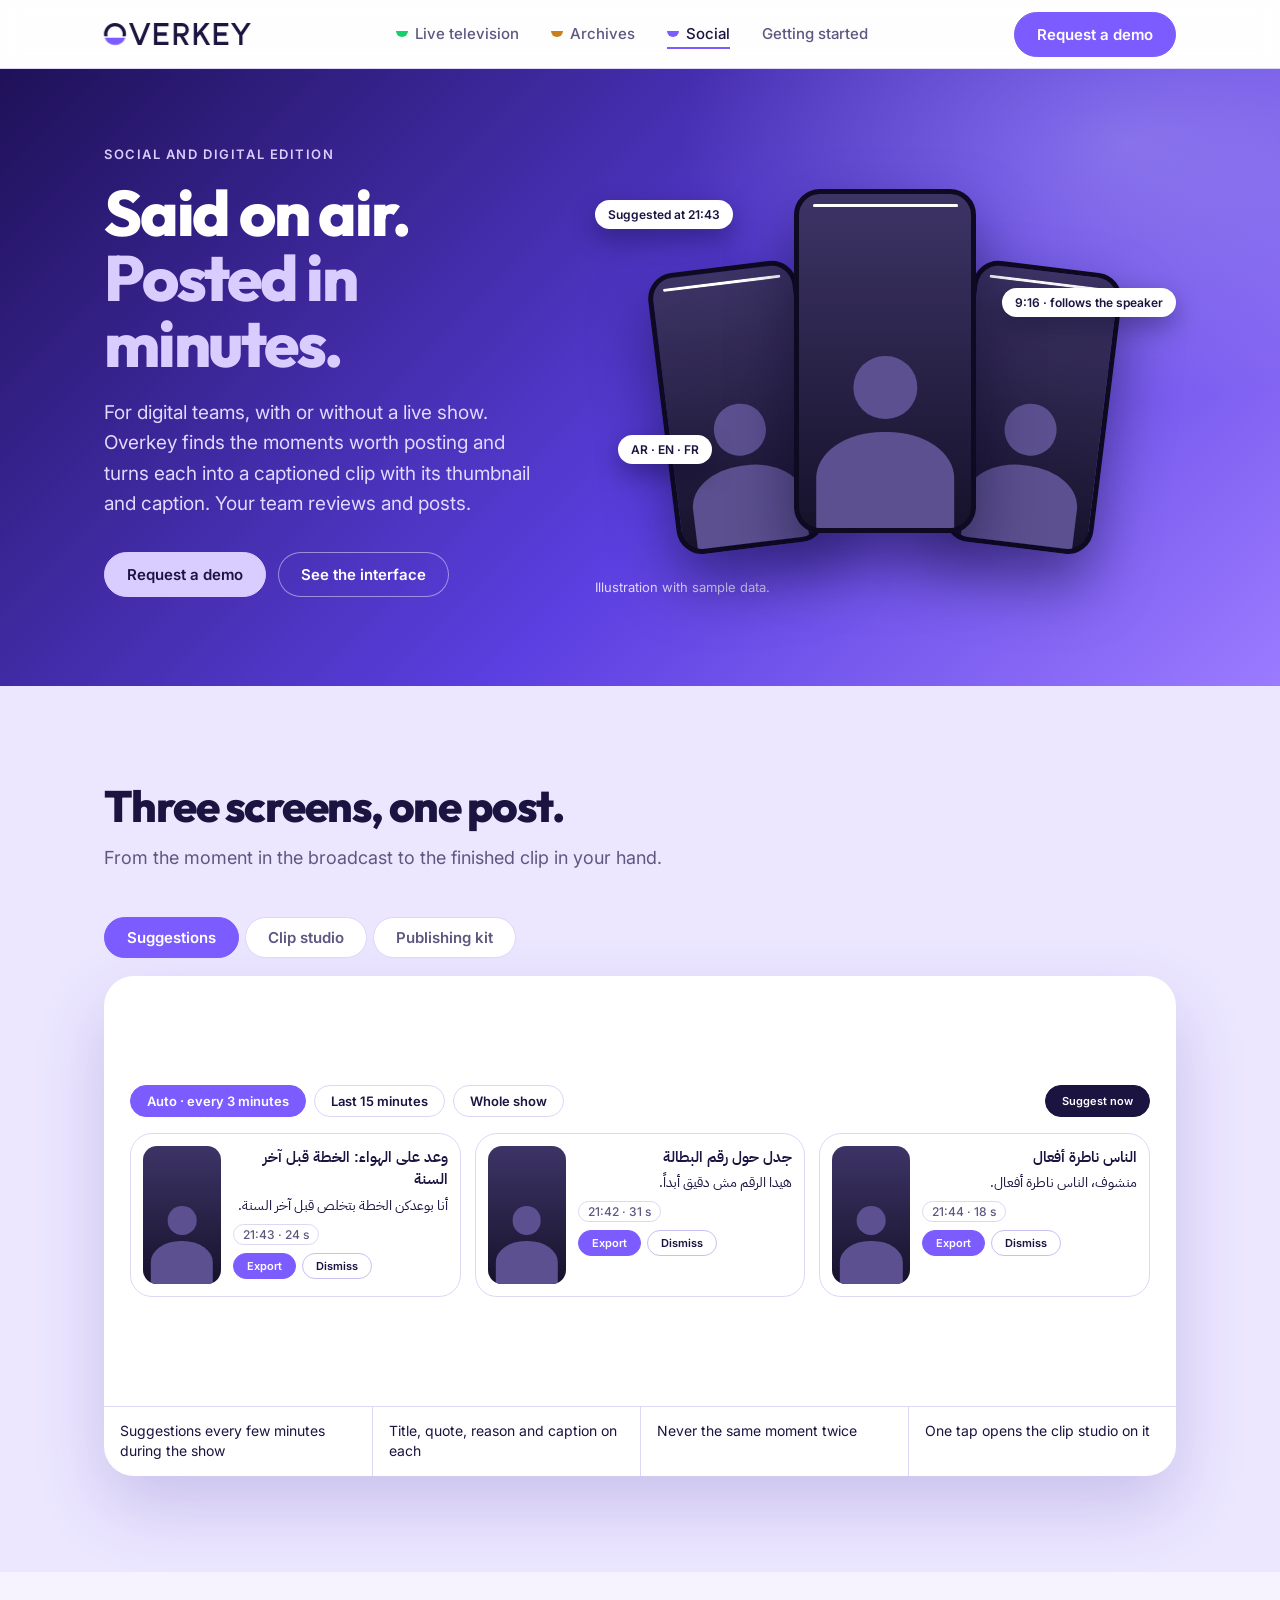
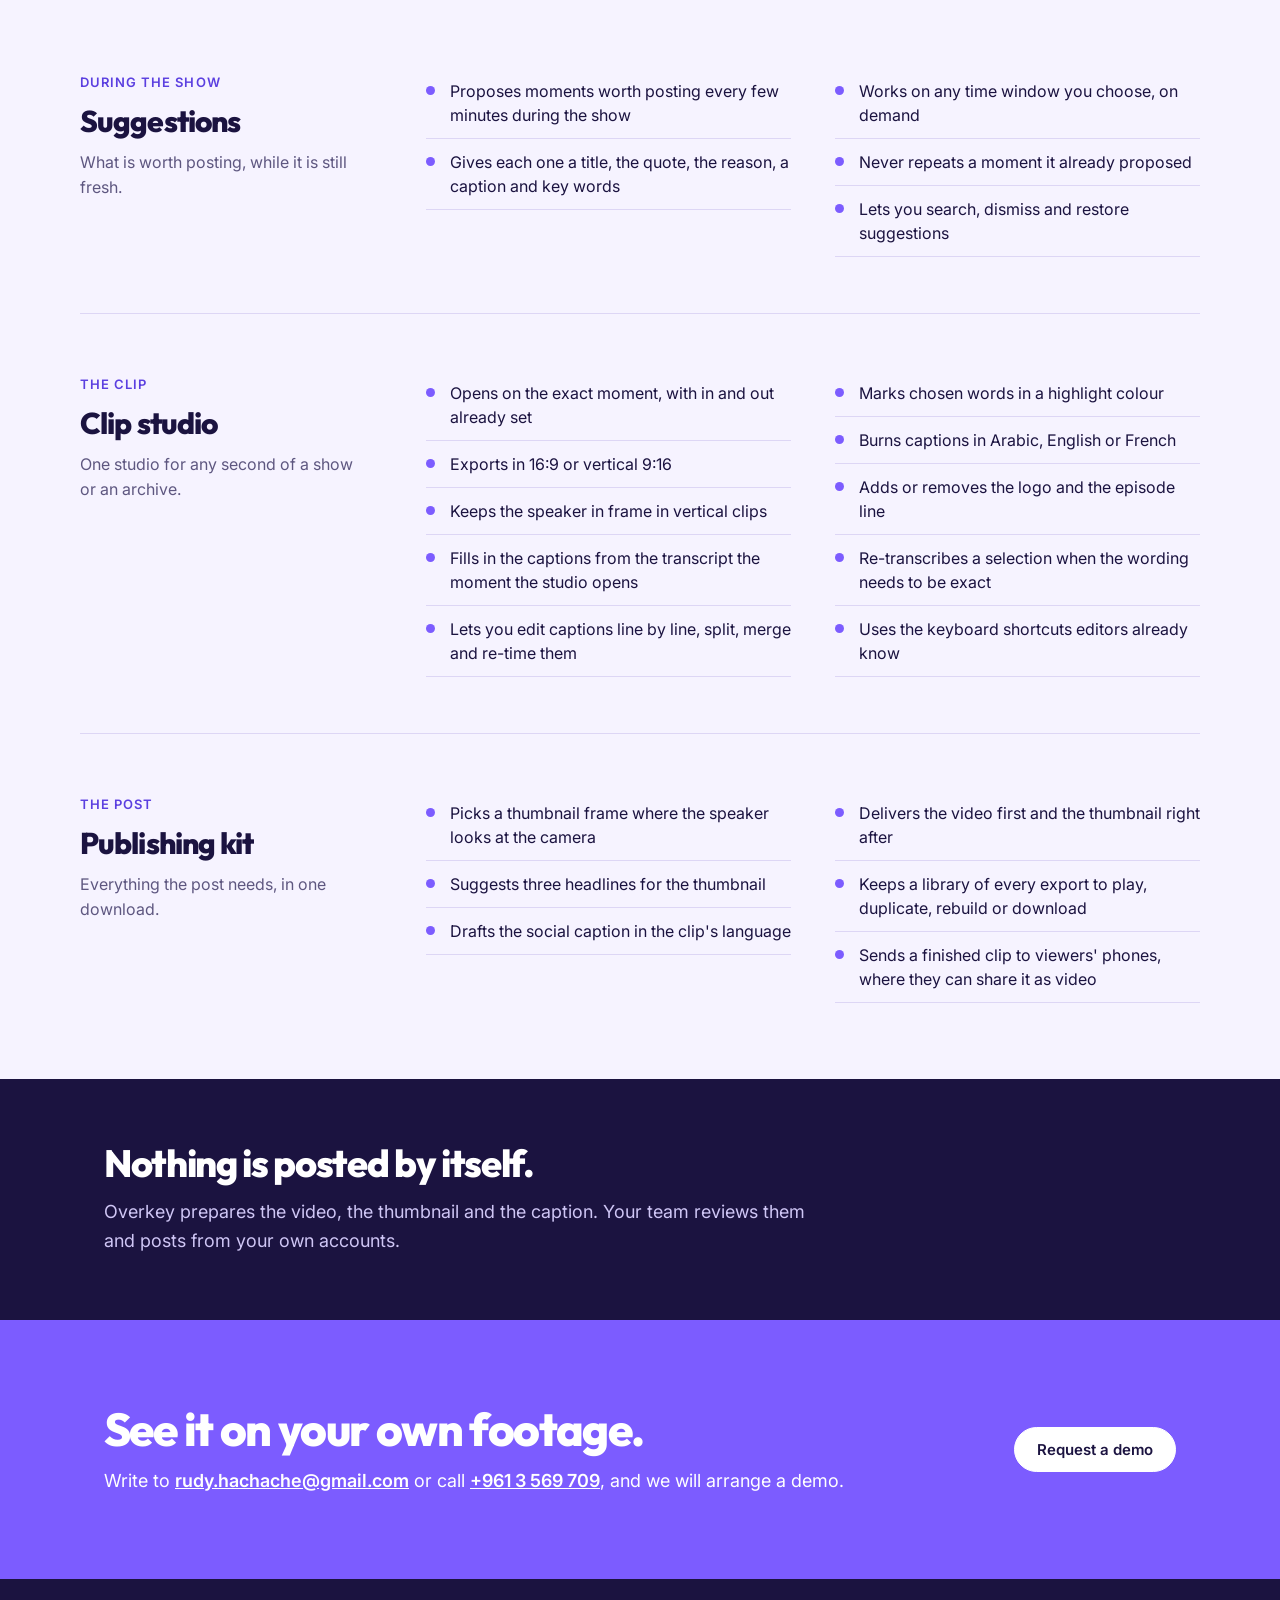
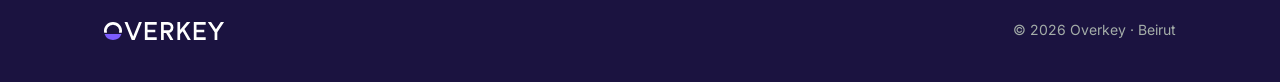
<file: social.html>
<!doctype html>
<html lang="en">
<head>
<meta charset="utf-8">
<meta name="viewport" content="width=device-width, initial-scale=1">
<title>Social and digital — Overkey</title>
<meta name="description" content="The Overkey social edition: posting suggestions during a show, wide and vertical clips that follow the speaker, burned captions in three languages, thumbnails and social captions.">
<meta property="og:title" content="Social and digital — Overkey">
<meta property="og:description" content="The Overkey social edition: posting suggestions during a show, wide and vertical clips that follow the speaker, burned captions in three languages, thumbnails and social captions.">
<meta property="og:type" content="website">
<meta property="og:url" content="https://overkey.ai/social.html">
<meta property="og:image" content="https://overkey.ai/assets/og.png">
<meta name="twitter:card" content="summary_large_image">
<link rel="canonical" href="https://overkey.ai/social.html">
<meta name="theme-color" content="#0B0D0C">
<link rel="icon" href="favicon.ico" sizes="any">
<link rel="icon" type="image/png" sizes="32x32" href="assets/favicon-32.png">
<link rel="apple-touch-icon" href="assets/apple-touch-icon.png">
<link rel="preconnect" href="https://fonts.googleapis.com">
<link rel="preconnect" href="https://fonts.gstatic.com" crossorigin>
<link href="https://fonts.googleapis.com/css2?family=Source+Serif+4:opsz,wght@8..60,500;8..60,600&family=IBM+Plex+Sans+Arabic:wght@400;500;600;700&family=Inter:wght@400;500;600&family=Noto+Naskh+Arabic:wght@400;600&family=Outfit:wght@500;600;800&display=swap" rel="stylesheet">
<link rel="stylesheet" href="assets/main.css?v=a4e86fa5">
<link rel="stylesheet" href="assets/platform.css?v=3b271c51">
<link rel="stylesheet" href="assets/worlds.css?v=92ea1570">
</head>
<body class="t-soc">
<header class="nav">
  <div class="wrap">
    <a class="logo" href="index.html" aria-label="Overkey"><svg viewBox="0 0 667 100" role="img" aria-label="Overkey"><path class="lg-ring" fill="#fff" d="M1.01,60 A50,50 0 1 1 98.99,60 H83.54 A35,35 0 1 0 16.46,60 Z"/><path class="lg-strap" fill="#14D06C" d="M2.98,67 H97.02 A50,50 0 0 1 2.98,67 Z"/><path class="lg-let" fill="#fff" d="M130.2,0 L162.3,79.88 L194.4,0 L210.56,0 L170.38,100 L154.22,100 L114.04,0 Z M227,0 H293 V15 H242 V42.5 H285 V57.5 H242 V85 H293 V100 H227 Z M317,0 H355 A30.75,30.75 0 0 1 355,61.5 H332 V100 H317 Z M332,15 V46.5 H355 A15.75,15.75 0 0 0 355,15 Z M356.47,50.21 L385.66,100 L368.27,100 L343.53,57.79 Z M408,0 L423,0 L423,100 L408,100 Z M415.5,53.31 L460.16,0 L479.73,0 L415.5,76.67 Z M444.48,34.23 L482.7,100 L465.35,100 L431.52,41.77 Z M499,0 H565 V15 H514 V42.5 H557 V57.5 H514 V85 H565 V100 H499 Z M595.01,0 L622,40.48 L648.99,0 L667.01,0 L622,67.52 L576.99,0 Z M614.5,50 L629.5,50 L629.5,100 L614.5,100 Z"/></svg></a>
    <ul>
      <li><a href="tv.html">Live television</a></li>
      <li><a href="archives.html">Archives</a></li>
      <li><a href="social.html" class="cur">Social</a></li>
      <li><a href="index.html#start">Getting started</a></li>
    </ul>
    <a class="btn key" href="#contact">Request a demo</a>
  </div>
</header>

<main id="top">

<div class="hero">
  <div class="wrap">
    <div>
      <p class="eyebrow rv">Social and digital edition</p>
      <h1 class="rv h-sm" style="--d:.08s">Said on air. <em>Posted in minutes.</em></h1>
      <p class="lede rv" style="--d:.16s">For digital teams, with or without a live show. Overkey finds the moments worth posting and turns each into a captioned clip with its thumbnail and caption. Your team reviews and posts.</p>
      <div class="cta rv" style="--d:.24s">
        <a class="btn key" href="#contact">Request a demo</a>
        <a class="btn ghost inv" href="#modules">See the interface</a>
      </div>
    </div>
    <div class="rv" style="--d:.2s">
      <div class="scene sc-phones on" data-world="soc" data-word="social desk." data-hold="400,1000,1700,5200" role="img" aria-label="Animation: three phones play vertical clips with captions, cut from moments suggested during a show, and each comes out ready to post">
        <div class="phones"><div class="fone p1"><i class="story"></i><div class="fig a"><i></i><i></i></div><div class="cap2" dir="rtl"><span>هيدا الرقم <b>مش دقيق</b></span><span>الإحصاءات <b>بتقول غير هيك</b></span></div></div><div class="fone p2 big"><i class="story"></i><div class="fig a"><i></i><i></i></div><div class="cap2" dir="rtl"><span>أنا <b>بوعدكن</b></span><span>الخطة بتخلص <b>قبل آخر السنة</b></span></div></div><div class="fone p3"><i class="story"></i><div class="fig a"><i></i><i></i></div><div class="cap2" dir="rtl"><span>منشوف</span><span>الناس <b>ناطرة أفعال</b></span></div></div></div>
        <span class="fl f1">Suggested at 21:43</span><span class="fl f2">9:16 · follows the speaker</span><span class="fl f3">AR · EN · FR</span>
        <div class="toast"><b>Ready to post</b><span>Video</span><span>Thumbnail</span><span>Caption</span></div>
      </div>
      <p class="note">Illustration with sample data.</p>
    </div>
  </div>
</div>

<section class="ui-sec" id="modules">
  <div class="wrap">
    <div class="head rv">
      <h2>Three screens, one post.</h2>
      <p>From the moment in the broadcast to the finished clip in your hand.</p>
    </div>
    <div class="rv">
      <div class="tabs" role="tablist" aria-label="Social screens">
        <button type="button" role="tab" data-tab="sug">Suggestions</button>
        <button type="button" role="tab" data-tab="clips">Clip studio</button>
        <button type="button" role="tab" data-tab="kit">Publishing kit</button>
      </div>
      <div class="win">
        <div class="panel" data-tab="sug">
          <div class="pbody p-sug"><div>
            <div class="pill-row" style="margin-bottom:16px"><span class="pill on">Auto · every 3 minutes</span><span class="pill">Last 15 minutes</span><span class="pill">Whole show</span><span class="u-btn k" style="margin-left:auto;padding:8px 16px">Suggest now</span></div>
            <div class="feed">
              <div class="fpost pop" style="--k:0"><div class="vthumb"><div class="fig a"><i></i><i></i></div></div><div><h6 dir="rtl">وعد على الهواء: الخطة قبل آخر السنة</h6><div class="u-ar" dir="rtl">أنا بوعدكن الخطة بتخلص قبل آخر السنة.</div><div class="row"><span class="chip line">21:43 · 24 s</span></div><div class="row"><span class="u-btn go">Export</span><span class="u-btn">Dismiss</span></div></div></div>
              <div class="fpost pop" style="--k:1"><div class="vthumb"><div class="fig a"><i></i><i></i></div></div><div><h6 dir="rtl">جدل حول رقم البطالة</h6><div class="u-ar" dir="rtl">هيدا الرقم مش دقيق أبداً.</div><div class="row"><span class="chip line">21:42 · 31 s</span></div><div class="row"><span class="u-btn go">Export</span><span class="u-btn">Dismiss</span></div></div></div>
              <div class="fpost pop" style="--k:2"><div class="vthumb"><div class="fig a"><i></i><i></i></div></div><div><h6 dir="rtl">الناس ناطرة أفعال</h6><div class="u-ar" dir="rtl">منشوف، الناس ناطرة أفعال.</div><div class="row"><span class="chip line">21:44 · 18 s</span></div><div class="row"><span class="u-btn go">Export</span><span class="u-btn">Dismiss</span></div></div></div>
            </div>
          </div></div>
          <div class="pts"><span>Suggestions every few minutes during the show</span><span>Title, quote, reason and caption on each</span><span>Never the same moment twice</span><span>One tap opens the clip studio on it</span></div>
        </div>

        <div class="panel" data-tab="clips">
          <div class="pbody"><div class="studio">
            <div class="phoneL"><i class="story"></i><div class="fig a"><i></i><i></i></div><div class="cap2" dir="rtl"><span>أنا <b>بوعدكن</b></span><span>الخطة بتخلص <b>قبل آخر السنة</b></span></div></div>
            <div class="ctl">
              <div><div class="u-h">Shape</div><div class="pill-row"><span class="pill">16:9</span><span class="pill on">9:16</span><span class="pill on">Follow the speaker</span><span class="pill">Logo</span></div></div>
              <div><div class="u-h">Captions</div>
                <div class="inp pop" style="--k:1"><span class="u-t">0.0</span><span class="u-ar" dir="rtl">أنا بوعدكن</span></div>
                <div class="inp pop" style="--k:2"><span class="u-t">1.6</span><span class="u-ar" dir="rtl">الخطة بتخلص <mark>قبل آخر السنة</mark></span></div>
              </div>
              <div class="pill-row"><span class="pill on">AR</span><span class="pill">EN</span><span class="pill">FR</span><span class="btn key pulse-btn" style="margin-left:auto">Export</span></div>
            </div>
          </div></div>
          <div class="pts"><span>16:9 or vertical, following the speaker</span><span>Captions edited line by line</span><span>Chosen words in a highlight colour</span><span>Arabic, English or French</span></div>
        </div>

        <div class="panel" data-tab="kit">
          <div class="pbody"><div class="studio">
            <div class="phoneL post"><div class="who2"><i></i>Your channel</div><div class="pic"><div class="fig a"><i></i><i></i></div><b dir="rtl">الخطة <mark>قبل آخر السنة</mark>؟</b></div><p dir="rtl">وعد على الهواء: الخطة بتخلص قبل آخر السنة. #الاقتصاد #سوق_العمل</p></div>
            <div class="ctl">
              <div><div class="u-h">Headline suggestions</div><div class="pill-row"><span class="pill cyc" dir="rtl" style="--k:0">الخطة قبل آخر السنة؟</span><span class="pill cyc" dir="rtl" style="--k:1">وعد على الهواء</span><span class="pill cyc" dir="rtl" style="--k:2">الناس ناطرة أفعال</span></div></div>
              <div><div class="u-h">Social caption</div><div class="capbox pop" style="--k:3" dir="rtl">وعد على الهواء: الخطة بتخلص قبل آخر السنة. #الاقتصاد #سوق_العمل</div></div>
              <div class="pill-row"><span class="pill on">AR</span><span class="pill">EN</span><span class="pill">FR</span><span class="btn key" style="margin-left:auto">Download all</span></div>
            </div>
          </div></div>
          <div class="pts"><span>A thumbnail with the title on a clean frame</span><span>Three headline suggestions</span><span>A social caption in the clip's language</span><span>Video first, thumbnail right after</span></div>
        </div>
      </div>
    </div>
  </div>
</section>

<div class="wrap groups">
  <div class="group rv" id="moments">
    <div>
      <span class="n">DURING THE SHOW</span>
      <h2>Suggestions</h2>
      <p class="about">What is worth posting, while it is still fresh.</p>
    </div>
    <ul class="feat">
      <li>Proposes moments worth posting every few minutes during the show</li>
      <li>Gives each one a title, the quote, the reason, a caption and key words</li>
      <li>Works on any time window you choose, on demand</li>
      <li>Never repeats a moment it already proposed</li>
      <li>Lets you search, dismiss and restore suggestions</li>
    </ul>
  </div>
  <div class="group rv" id="clip">
    <div>
      <span class="n">THE CLIP</span>
      <h2>Clip studio</h2>
      <p class="about">One studio for any second of a show or an archive.</p>
    </div>
    <ul class="feat">
      <li>Opens on the exact moment, with in and out already set</li>
      <li>Exports in 16:9 or vertical 9:16</li>
      <li>Keeps the speaker in frame in vertical clips</li>
      <li>Fills in the captions from the transcript the moment the studio opens</li>
      <li>Lets you edit captions line by line, split, merge and re-time them</li>
      <li>Marks chosen words in a highlight colour</li>
      <li>Burns captions in Arabic, English or French</li>
      <li>Adds or removes the logo and the episode line</li>
      <li>Re-transcribes a selection when the wording needs to be exact</li>
      <li>Uses the keyboard shortcuts editors already know</li>
    </ul>
  </div>
  <div class="group rv" id="kit">
    <div>
      <span class="n">THE POST</span>
      <h2>Publishing kit</h2>
      <p class="about">Everything the post needs, in one download.</p>
    </div>
    <ul class="feat">
      <li>Picks a thumbnail frame where the speaker looks at the camera</li>
      <li>Suggests three headlines for the thumbnail</li>
      <li>Drafts the social caption in the clip's language</li>
      <li>Delivers the video first and the thumbnail right after</li>
      <li>Keeps a library of every export to play, duplicate, rebuild or download</li>
      <li>Sends a finished clip to viewers' phones, where they can share it as video</li>
    </ul>
  </div>
</div>

<div class="band">
  <div class="wrap rv">
    <h2>Nothing is posted by itself.</h2>
    <p>Overkey prepares the video, the thumbnail and the caption. Your team reviews them and posts from your own accounts.</p>
  </div>
</div>

<div class="contact" id="contact">
  <div class="wrap">
    <div class="rv">
      <h2>See it on your own footage.</h2>
      <p>Write to <a class="mail" href="mailto:rudy.hachache@gmail.com?subject=Overkey%20demo">rudy.hachache@gmail.com</a> or call <a class="mail" href="tel:+9613569709">+961 3 569 709</a>, and we will arrange a demo.</p>
    </div>
    <a class="btn rv" style="--d:.12s" href="mailto:rudy.hachache@gmail.com?subject=Overkey%20demo">Request a demo</a>
  </div>
</div>

</main>

<footer>
  <div class="wrap">
    <span class="logo still"><svg viewBox="0 0 667 100" role="img" aria-label="Overkey"><path class="lg-ring" fill="#fff" d="M1.01,60 A50,50 0 1 1 98.99,60 H83.54 A35,35 0 1 0 16.46,60 Z"/><path class="lg-strap" fill="#14D06C" d="M2.98,67 H97.02 A50,50 0 0 1 2.98,67 Z"/><path class="lg-let" fill="#fff" d="M130.2,0 L162.3,79.88 L194.4,0 L210.56,0 L170.38,100 L154.22,100 L114.04,0 Z M227,0 H293 V15 H242 V42.5 H285 V57.5 H242 V85 H293 V100 H227 Z M317,0 H355 A30.75,30.75 0 0 1 355,61.5 H332 V100 H317 Z M332,15 V46.5 H355 A15.75,15.75 0 0 0 355,15 Z M356.47,50.21 L385.66,100 L368.27,100 L343.53,57.79 Z M408,0 L423,0 L423,100 L408,100 Z M415.5,53.31 L460.16,0 L479.73,0 L415.5,76.67 Z M444.48,34.23 L482.7,100 L465.35,100 L431.52,41.77 Z M499,0 H565 V15 H514 V42.5 H557 V57.5 H514 V85 H565 V100 H499 Z M595.01,0 L622,40.48 L648.99,0 L667.01,0 L622,67.52 L576.99,0 Z M614.5,50 L629.5,50 L629.5,100 L614.5,100 Z"/></svg></span>
    <span>© 2026 Overkey · Beirut</span>
  </div>
</footer>

<script src="assets/main.js?v=79136c13"></script>
</body>
</html>
</file>
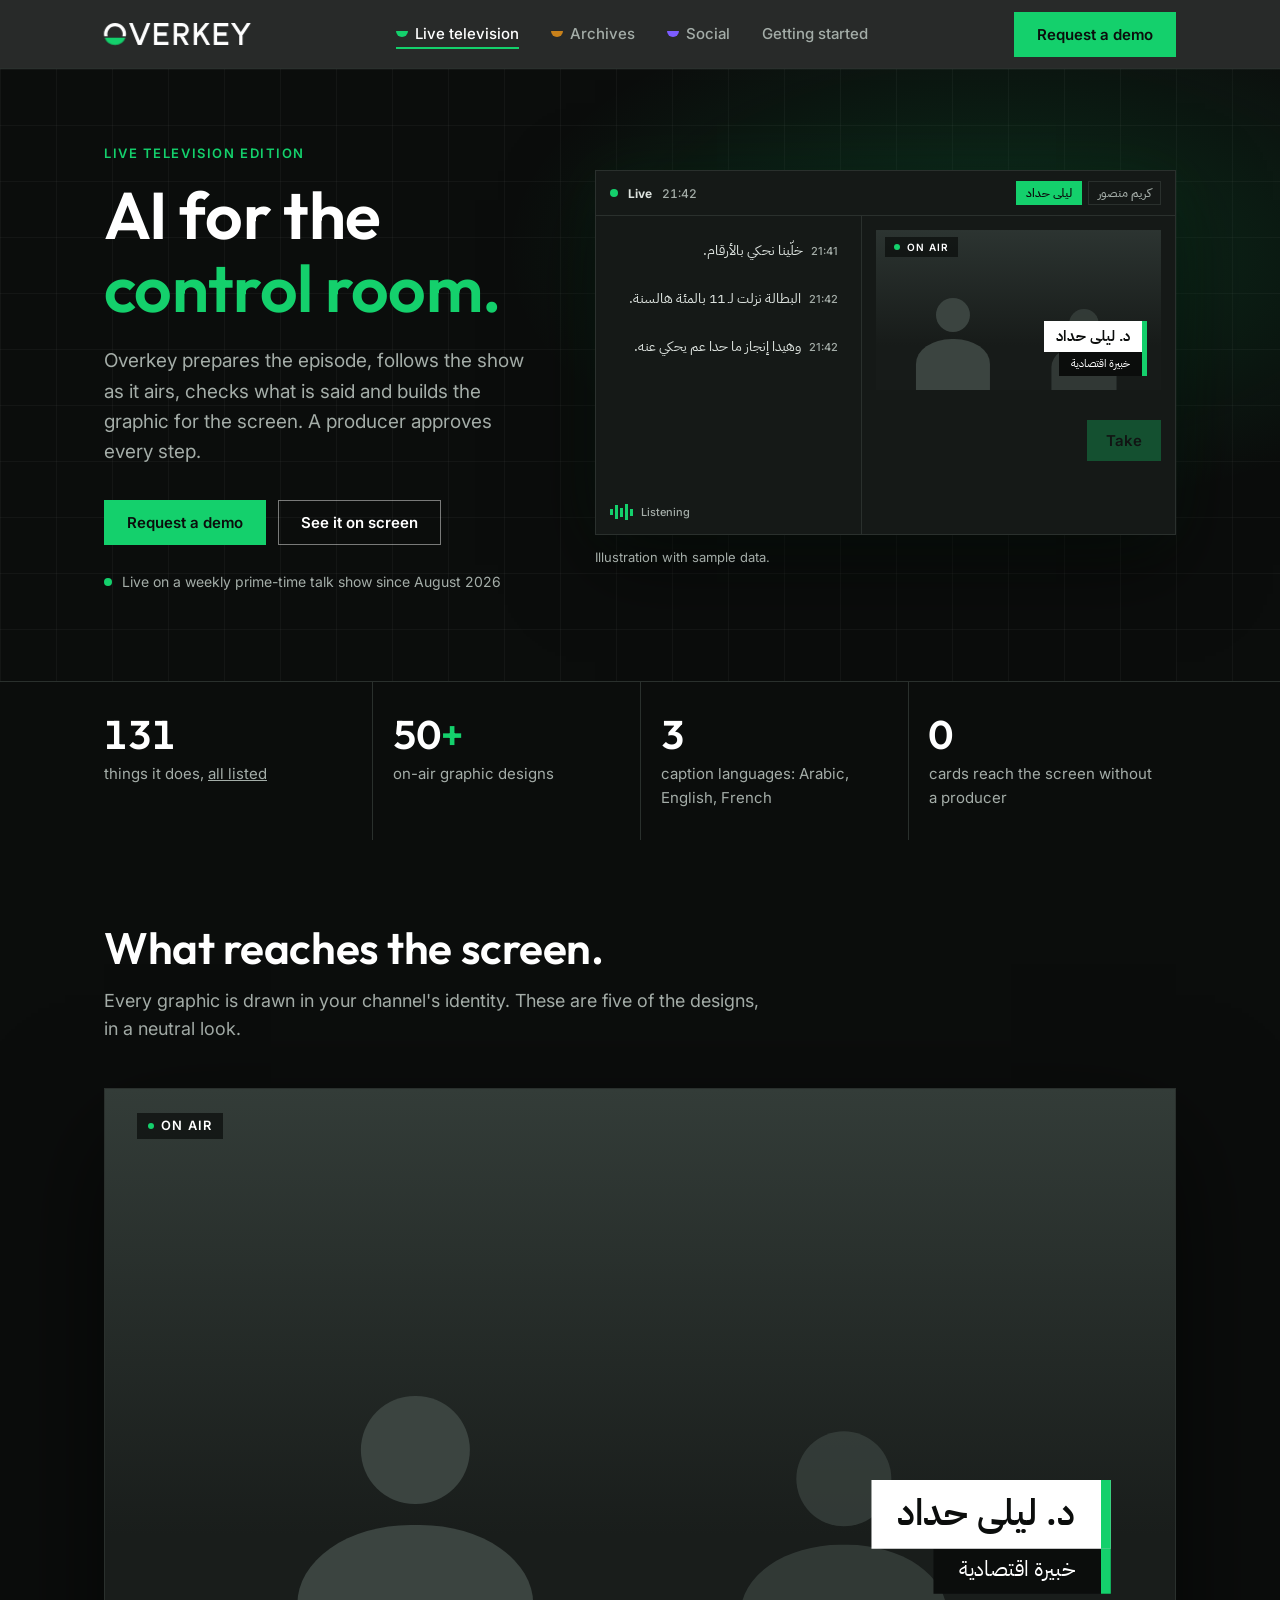
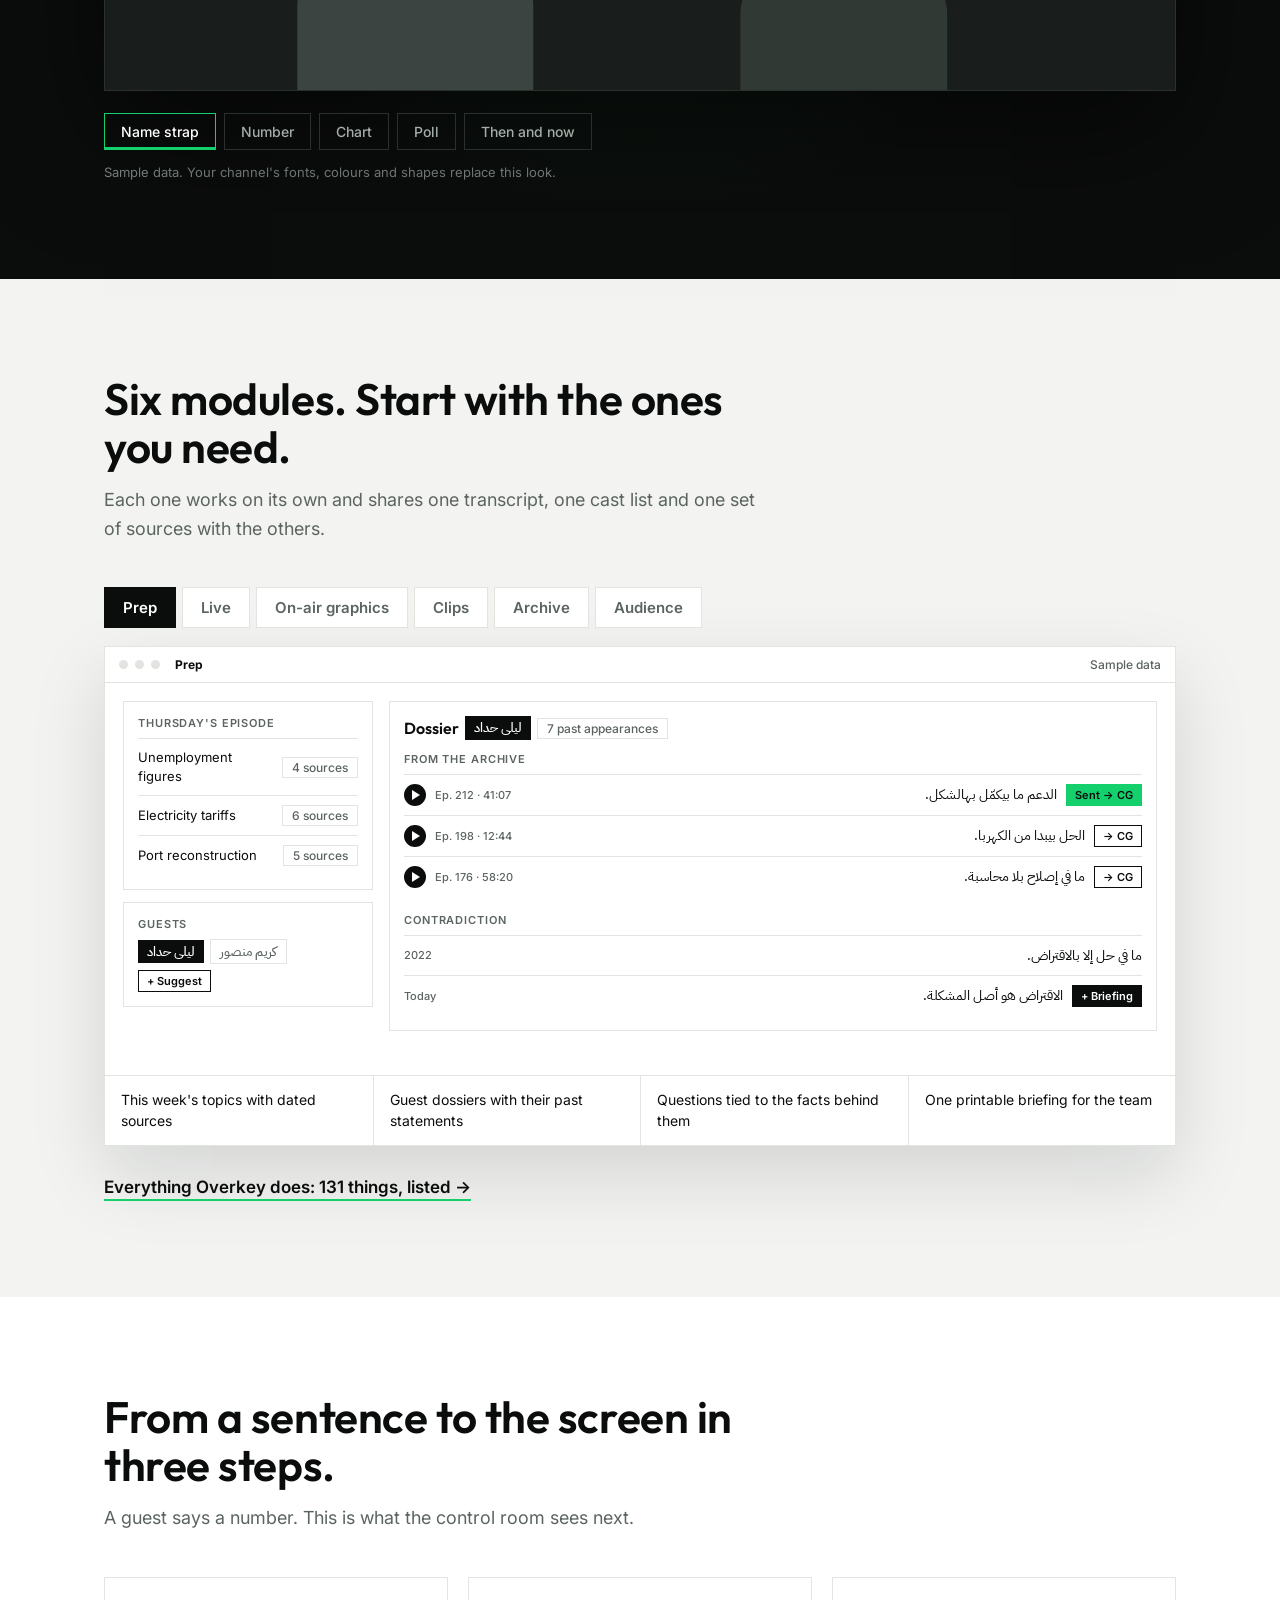
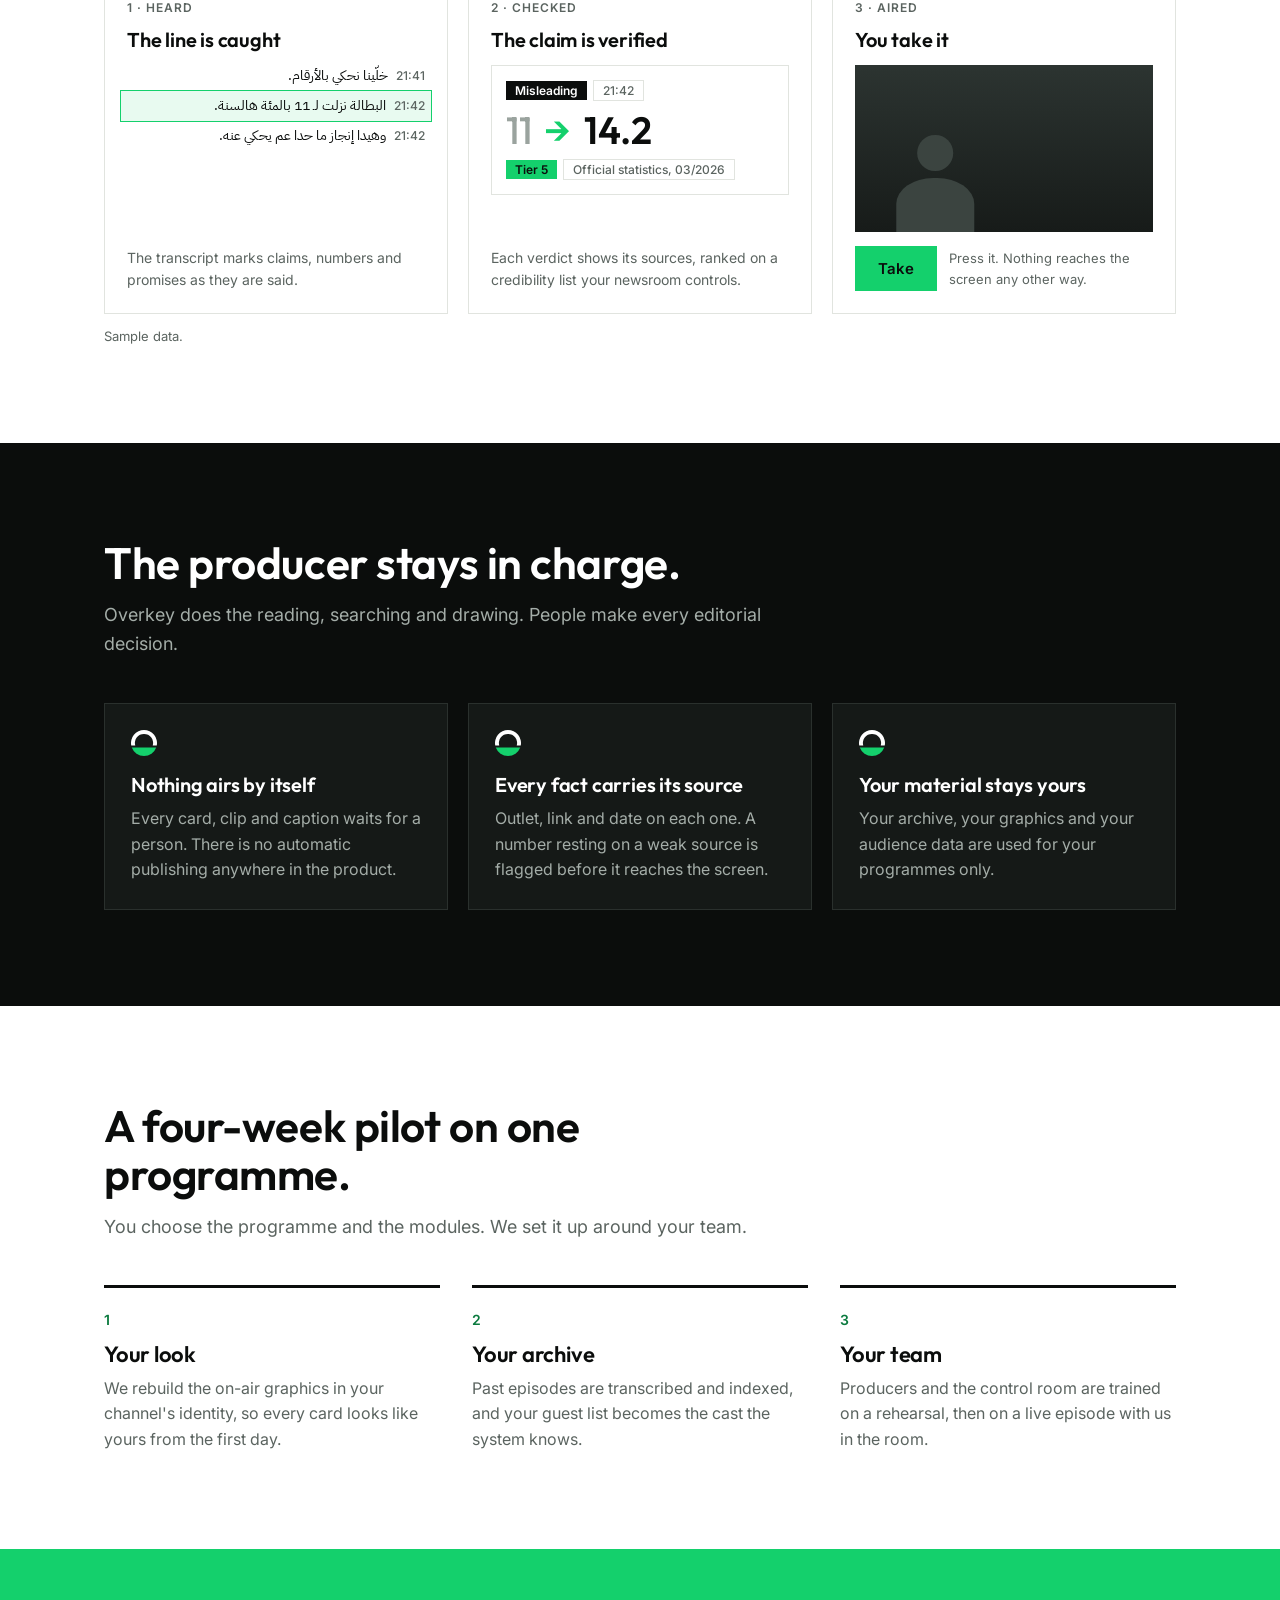
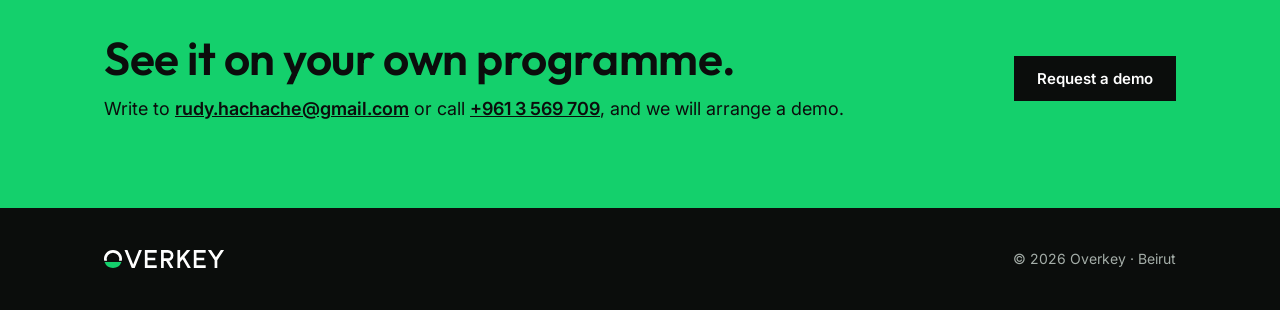
<file: tv.html>
<!doctype html>
<html lang="en">
<head>
<meta charset="utf-8">
<meta name="viewport" content="width=device-width, initial-scale=1">
<title>Live television — Overkey</title>
<meta name="description" content="The Overkey live television edition: prep, live transcript and fact-check, on-air graphics, charts, polls, clips, archive and audience tools. A producer approves every step.">
<meta property="og:title" content="Live television — Overkey">
<meta property="og:description" content="The Overkey live television edition: prep, live transcript and fact-check, on-air graphics, charts, polls, clips, archive and audience tools. A producer approves every step.">
<meta property="og:type" content="website">
<meta property="og:url" content="https://overkey.ai/tv.html">
<meta property="og:image" content="https://overkey.ai/assets/og.png">
<meta name="twitter:card" content="summary_large_image">
<link rel="canonical" href="https://overkey.ai/tv.html">
<meta name="theme-color" content="#0B0D0C">
<link rel="icon" href="favicon.ico" sizes="any">
<link rel="icon" type="image/png" sizes="32x32" href="assets/favicon-32.png">
<link rel="apple-touch-icon" href="assets/apple-touch-icon.png">
<link rel="preconnect" href="https://fonts.googleapis.com">
<link rel="preconnect" href="https://fonts.gstatic.com" crossorigin>
<link href="https://fonts.googleapis.com/css2?family=Source+Serif+4:opsz,wght@8..60,500;8..60,600&family=IBM+Plex+Sans+Arabic:wght@400;500;600;700&family=Inter:wght@400;500;600&family=Noto+Naskh+Arabic:wght@400;600&family=Outfit:wght@500;600;800&display=swap" rel="stylesheet">
<link rel="stylesheet" href="assets/main.css?v=a4e86fa5">
<link rel="stylesheet" href="assets/platform.css?v=3b271c51">
<link rel="stylesheet" href="assets/worlds.css?v=92ea1570">
</head>
<body class="t-tv">

<header class="nav">
  <div class="wrap">
    <a class="logo" href="index.html" aria-label="Overkey"><svg viewBox="0 0 667 100" role="img" aria-label="Overkey"><path class="lg-ring" fill="#fff" d="M1.01,60 A50,50 0 1 1 98.99,60 H83.54 A35,35 0 1 0 16.46,60 Z"/><path class="lg-strap" fill="#14D06C" d="M2.98,67 H97.02 A50,50 0 0 1 2.98,67 Z"/><path class="lg-let" fill="#fff" d="M130.2,0 L162.3,79.88 L194.4,0 L210.56,0 L170.38,100 L154.22,100 L114.04,0 Z M227,0 H293 V15 H242 V42.5 H285 V57.5 H242 V85 H293 V100 H227 Z M317,0 H355 A30.75,30.75 0 0 1 355,61.5 H332 V100 H317 Z M332,15 V46.5 H355 A15.75,15.75 0 0 0 355,15 Z M356.47,50.21 L385.66,100 L368.27,100 L343.53,57.79 Z M408,0 L423,0 L423,100 L408,100 Z M415.5,53.31 L460.16,0 L479.73,0 L415.5,76.67 Z M444.48,34.23 L482.7,100 L465.35,100 L431.52,41.77 Z M499,0 H565 V15 H514 V42.5 H557 V57.5 H514 V85 H565 V100 H499 Z M595.01,0 L622,40.48 L648.99,0 L667.01,0 L622,67.52 L576.99,0 Z M614.5,50 L629.5,50 L629.5,100 L614.5,100 Z"/></svg></a>
    <ul>
      <li><a href="tv.html" class="cur">Live television</a></li>
      <li><a href="archives.html">Archives</a></li>
      <li><a href="social.html">Social</a></li>
      <li><a href="index.html#start">Getting started</a></li>
    </ul>
    <a class="btn key" href="#contact">Request a demo</a>
  </div>
</header>

<main id="top">

<div class="hero">
  <div class="wrap">
    <div>
      <p class="eyebrow rv">Live television edition</p>
      <h1 class="rv" style="--d:.08s">AI for the <em>control room.</em></h1>
      <p class="lede rv" style="--d:.16s">Overkey prepares the episode, follows the show as it airs, checks what is said and builds the graphic for the screen. A producer approves every step.</p>
      <div class="cta rv" style="--d:.24s">
        <a class="btn key" href="#contact">Request a demo</a>
        <a class="btn ghost inv" href="#reel-sec">See it on screen</a>
      </div>
      <p class="since rv" style="--d:.32s"><span class="live-dot"></span>Live on a weekly prime-time talk show since August 2026</p>
    </div>

    <div class="rv" style="--d:.2s">
      <div class="scene sc-tv on" data-hold="900,1100,1000,1100,1900,1500,450,4600" role="img" aria-label="Animation: a guest's claim is caught in the live transcript, checked, and sent to air as a graphic when the producer presses Take">
        <div class="app-bar"><span class="live-dot"></span><b>Live</b><span class="clock">21:42</span><span class="who"><i class="on" dir="rtl">ليلى حداد</i><i dir="rtl">كريم منصور</i></span></div>
        <div class="app-body">
          <div class="tx" dir="rtl">
            <p class="l l0"><time dir="ltr">21:41</time><span>خلّينا نحكي بالأرقام.</span></p>
            <p class="l l1"><time dir="ltr">21:42</time><span>البطالة نزلت لـ 11 بالمئة هالسنة.</span><em dir="ltr">Claim</em></p>
            <p class="l l2"><time dir="ltr">21:42</time><span>وهيدا إنجاز ما حدا عم يحكي عنه.</span></p>
            <div class="wave"><span><i></i><i></i><i></i><i></i><i></i></span>Listening</div>
          </div>
          <div class="side">
            <div class="pgm">
              <span class="tally">ON AIR</span>
              <div class="fig a"><i></i><i></i></div>
              <div class="fig b"><i></i><i></i></div>
              <div class="l3"><b dir="rtl">د. ليلى حداد</b><span dir="rtl">خبيرة اقتصادية</span></div>
              <div class="num" dir="rtl"><span>نسبة البطالة الرسمية بالمئة</span><b><span class="was">11</span><span class="arr">→</span>14.2</b></div>
            </div>
            <div class="tray">
              <div class="fcard">
                <small>Fact-check</small>
                <div class="checking">Checking sources <i></i><i></i><i></i></div>
                <div class="verdict"><span class="chip warn">Misleading</span><b><span class="was">11</span><span class="arr">→</span>14.2</b><span class="chip line">2 sources</span></div>
              </div>
              <span class="btn key take">Take</span>
            </div>
          </div>
        </div>
      </div>
      <p class="note">Illustration with sample data.</p>
    </div>
  </div>
</div>

<div class="strip">
  <div class="wrap">
    <div class="rv"><b><span data-count="131">131</span></b>things it does, <a href="features.html">all listed</a></div>
    <div class="rv" style="--d:.08s"><b><span data-count="50">50</span><i>+</i></b>on-air graphic designs</div>
    <div class="rv" style="--d:.16s"><b><span data-count="3">3</span></b>caption languages: Arabic, English, French</div>
    <div class="rv" style="--d:.24s"><b>0</b>cards reach the screen without a producer</div>
  </div>
</div>

<section class="dark reel-sec" id="reel-sec">
  <div class="wrap">
    <div class="head rv">
      <h2>What reaches the screen.</h2>
      <p>Every graphic is drawn in your channel's identity. These are five of the designs, in a neutral look.</p>
    </div>
    <div class="rv" id="reel">
      <div class="tv">
        <span class="tally">ON AIR</span>
        <div class="fig a"><i></i><i></i></div>
        <div class="fig b"><i></i><i></i></div>

        <div class="g g-strap"><div class="box"><b dir="rtl">د. ليلى حداد</b><span dir="rtl">خبيرة اقتصادية</span></div></div>

        <div class="g g-num"><div class="box" dir="rtl">
          <span class="kick">الرقم</span>
          <div class="v">14.2</div>
          <div class="c">نسبة البطالة الرسمية بالمئة</div>
          <div class="said-line">قيل على الهواء: 11</div>
        </div></div>

        <div class="g g-chart"><div class="box" dir="rtl">
          <span class="kick" style="align-self:flex-start">تحقّق</span>
          <h4>البطالة بالمئة: ما قيل وما تقوله الأرقام</h4>
          <div class="cols">
            <div class="col said" style="--h:13.2cqw;--k:0"><b>11</b><i></i><span>قيل على الهواء</span></div>
            <div class="col" style="--h:17cqw;--k:1"><b>14.2</b><i></i><span>الرسمي 2026</span></div>
            <div class="col old" style="--h:16.3cqw;--k:2"><b>13.6</b><i></i><span>2025</span></div>
            <div class="col old" style="--h:15.5cqw;--k:3"><b>12.9</b><i></i><span>2024</span></div>
          </div>
        </div></div>

        <div class="g g-poll"><div class="box" dir="rtl">
          <div>
            <h4>هل توافق على الخطة الاقتصادية الجديدة؟</h4>
            <div class="opt"><span>نعم</span><u style="--w:.62;--c:#14D06C"></u><em>62%</em></div>
            <div class="opt"><span>لا</span><u style="--w:.38"></u><em>38%</em></div>
          </div>
          <div class="qr"><i><span></span><span></span><span></span></i>صوّتوا الآن</div>
        </div></div>

        <div class="g g-then"><div class="box" dir="rtl">
          <span class="kick">تناقض</span>
          <div class="p"><small>سنة 2022</small><q>ما في حل إلا بالاقتراض.</q></div>
          <div class="p now"><small>اليوم</small><q>الاقتراض هو أصل المشكلة.</q></div>
        </div></div>
      </div>
      <div class="reel-nav" role="tablist" aria-label="Graphic designs">
        <button type="button">Name strap</button>
        <button type="button">Number</button>
        <button type="button">Chart</button>
        <button type="button">Poll</button>
        <button type="button">Then and now</button>
      </div>
      <p class="note">Sample data. Your channel's fonts, colours and shapes replace this look.</p>
    </div>
  </div>
</section>

<section class="ui-sec" id="modules">
  <div class="wrap">
    <div class="head rv">
      <h2>Six modules. Start with the ones you need.</h2>
      <p>Each one works on its own and shares one transcript, one cast list and one set of sources with the others.</p>
    </div>

    <div class="rv">
      <div class="tabs" role="tablist" aria-label="Modules">
        <button type="button" role="tab" data-tab="prep">Prep</button>
        <button type="button" role="tab" data-tab="live">Live</button>
        <button type="button" role="tab" data-tab="cg">On-air graphics</button>
        <button type="button" role="tab" data-tab="clips">Clips</button>
        <button type="button" role="tab" data-tab="arch">Archive</button>
        <button type="button" role="tab" data-tab="aud">Audience</button>
      </div>

      <div class="win">
        <div class="win-bar"><i></i><i></i><i></i><b id="win-title">Prep</b><span>Sample data</span></div>

        <div class="panel" data-tab="prep">
          <div class="pbody p-prep">
            <div>
              <div class="u-box">
                <div class="u-h">Thursday's episode</div>
                <div class="u-row pop" style="--k:0"><span style="flex:1">Unemployment figures</span><span class="chip line">4 sources</span></div>
                <div class="u-row pop" style="--k:1"><span style="flex:1">Electricity tariffs</span><span class="chip line">6 sources</span></div>
                <div class="u-row pop" style="--k:2"><span style="flex:1">Port reconstruction</span><span class="chip line">5 sources</span></div>
              </div>
              <div class="u-box">
                <div class="u-h">Guests</div>
                <div class="row"><span class="chip" dir="rtl">ليلى حداد</span><span class="chip line" dir="rtl">كريم منصور</span><span class="u-btn">+ Suggest</span></div>
              </div>
            </div>
            <div class="u-box">
              <div class="row" style="margin-bottom:12px"><b style="font:600 16px Outfit,sans-serif">Dossier</b><span class="chip" dir="rtl">ليلى حداد</span><span class="chip line">7 past appearances</span></div>
              <div class="u-h">From the archive</div>
              <div class="u-row pop" style="--k:2"><span class="play"></span><span class="u-t">Ep. 212 · 41:07</span><span class="u-ar" dir="rtl">الدعم ما بيكمّل بهالشكل.</span><span class="u-btn go">Sent → CG</span></div>
              <div class="u-row pop" style="--k:3"><span class="play"></span><span class="u-t">Ep. 198 · 12:44</span><span class="u-ar" dir="rtl">الحل بيبدا من الكهربا.</span><span class="u-btn">→ CG</span></div>
              <div class="u-row pop" style="--k:4"><span class="play"></span><span class="u-t">Ep. 176 · 58:20</span><span class="u-ar" dir="rtl">ما في إصلاح بلا محاسبة.</span><span class="u-btn">→ CG</span></div>
              <div class="u-h" style="margin-top:16px">Contradiction</div>
              <div class="u-row pop" style="--k:6"><span class="u-t">2022</span><span class="u-ar" dir="rtl">ما في حل إلا بالاقتراض.</span></div>
              <div class="u-row pop" style="--k:7"><span class="u-t">Today</span><span class="u-ar" dir="rtl">الاقتراض هو أصل المشكلة.</span><span class="u-btn k">+ Briefing</span></div>
            </div>
          </div>
          <div class="pts"><span>This week's topics with dated sources</span><span>Guest dossiers with their past statements</span><span>Questions tied to the facts behind them</span><span>One printable briefing for the team</span></div>
        </div>

        <div class="panel" data-tab="live">
          <div class="pbody p-live">
            <div>
              <div class="u-h">Who's talking</div>
              <div class="keys"><span class="on" dir="rtl"><kbd dir="ltr">1</kbd>ليلى حداد</span><span dir="rtl"><kbd dir="ltr">2</kbd>كريم منصور</span><span><kbd>3</kbd>Host</span><span><kbd>0</kbd>Nobody</span></div>
              <div class="scroller"><div>
                <div class="ln"><span class="u-t">21:41</span><span class="sp" dir="rtl">ليلى حداد</span><span class="u-ar" dir="rtl">خلّينا نحكي بالأرقام.</span></div>
                <div class="ln claim"><span class="u-t">21:42</span><span class="sp" dir="rtl">ليلى حداد</span><span class="u-ar" dir="rtl">البطالة نزلت لـ 11 بالمئة هالسنة.</span></div>
                <div class="ln"><span class="u-t">21:42</span><span class="sp" dir="rtl">كريم منصور</span><span class="u-ar" dir="rtl">هيدا الرقم مش دقيق أبداً.</span></div>
                <div class="ln"><span class="u-t">21:43</span><span class="sp" dir="rtl">كريم منصور</span><span class="u-ar" dir="rtl">الإحصاءات الرسمية بتقول غير هيك.</span></div>
                <div class="ln claim"><span class="u-t">21:43</span><span class="sp" dir="rtl">ليلى حداد</span><span class="u-ar" dir="rtl">أنا بوعدكن الخطة بتخلص قبل آخر السنة.</span></div>
                <div class="ln"><span class="u-t">21:44</span><span class="sp" dir="rtl">كريم منصور</span><span class="u-ar" dir="rtl">منشوف، الناس ناطرة أفعال.</span></div>
                <div class="ln"><span class="u-t">21:41</span><span class="sp" dir="rtl">ليلى حداد</span><span class="u-ar" dir="rtl">خلّينا نحكي بالأرقام.</span></div>
                <div class="ln claim"><span class="u-t">21:42</span><span class="sp" dir="rtl">ليلى حداد</span><span class="u-ar" dir="rtl">البطالة نزلت لـ 11 بالمئة هالسنة.</span></div>
                <div class="ln"><span class="u-t">21:42</span><span class="sp" dir="rtl">كريم منصور</span><span class="u-ar" dir="rtl">هيدا الرقم مش دقيق أبداً.</span></div>
                <div class="ln"><span class="u-t">21:43</span><span class="sp" dir="rtl">كريم منصور</span><span class="u-ar" dir="rtl">الإحصاءات الرسمية بتقول غير هيك.</span></div>
                <div class="ln claim"><span class="u-t">21:43</span><span class="sp" dir="rtl">ليلى حداد</span><span class="u-ar" dir="rtl">أنا بوعدكن الخطة بتخلص قبل آخر السنة.</span></div>
                <div class="ln"><span class="u-t">21:44</span><span class="sp" dir="rtl">كريم منصور</span><span class="u-ar" dir="rtl">منشوف، الناس ناطرة أفعال.</span></div>
              </div></div>
            </div>
            <div>
              <div class="u-h">Fact-check</div>
              <div class="u-box pop" style="--k:1">
                <div class="u-ar" dir="rtl" style="margin-bottom:8px">البطالة نزلت لـ 11 بالمئة هالسنة.</div>
                <div class="row"><span class="chip">Misleading</span><span class="chip line">2 sources</span><span class="u-btn go" style="margin-left:auto">→ CG</span></div>
              </div>
              <div class="u-box pop" style="--k:3">
                <div class="u-ar" dir="rtl" style="margin-bottom:8px">الإحصاءات الرسمية بتقول غير هيك.</div>
                <div class="row"><span class="chip ok">True</span><span class="chip line">3 sources</span></div>
              </div>
              <div class="u-h" style="margin-top:14px">Moments</div>
              <div class="u-box pop" style="--k:5">
                <div class="u-ar" dir="rtl" style="margin-bottom:8px">بوعدكن الخطة بتخلص قبل آخر السنة.</div>
                <div class="row"><span class="chip line">Promise on air</span><span class="u-btn" style="margin-left:auto">→ CG</span></div>
              </div>
            </div>
          </div>
          <div class="pts"><span>Running transcript with who is speaking</span><span>Claims checked against ranked sources</span><span>Talk time and tone analysis at the break</span><span>Quotable moments flagged for the team</span></div>
        </div>

        <div class="panel" data-tab="cg">
          <div class="pbody p-cg">
            <div>
              <div class="u-h">Cards · <span dir="rtl">ليلى حداد</span></div>
              <div class="tiles">
                <div class="tile" style="--k:0"><span class="u-t">Fact-check</span><span class="u-ar" dir="rtl">البطالة نزلت لـ 11 بالمئة.</span><div class="row"><span class="chip">Misleading</span></div></div>
                <div class="tile" style="--k:1"><span class="u-t">Number</span><span class="u-ar" dir="rtl">نسبة البطالة الرسمية</span><div class="row"><span class="chip line">Lower third</span></div></div>
                <div class="tile" style="--k:2"><span class="u-t">Archive quote</span><span class="u-ar" dir="rtl">ما في إصلاح بلا محاسبة.</span><div class="row"><span class="chip line">Side box</span></div></div>
                <div class="tile" style="--k:3"><span class="u-t">Chart</span><span class="u-ar" dir="rtl">البطالة بالمئة</span><div class="row"><span class="chip line">Full screen</span></div></div>
                <div class="tile" style="--k:4"><span class="u-t">Poll</span><span class="u-ar" dir="rtl">هل توافق على الخطة؟</span><div class="row"><span class="chip ok">Voting open</span></div></div>
                <div class="tile" style="--k:5"><span class="u-t">Then and now</span><span class="u-ar" dir="rtl">الاقتراض هو أصل المشكلة.</span><div class="row"><span class="chip line">Full screen</span></div></div>
              </div>
            </div>
            <div>
              <div class="u-h">Preview</div>
              <div class="mini"><div class="fig a"><i></i><i></i></div><div class="plate" dir="rtl"><span>نسبة البطالة الرسمية بالمئة</span><b>14.2</b></div></div>
              <div class="row" style="margin-top:12px"><span class="u-btn" style="padding:7px 14px;font-size:13px">Preview</span><span class="u-btn go pulse-btn" style="padding:7px 18px;font-size:13px">Take</span><span class="u-t" style="margin-left:auto">Within the word budget</span></div>
            </div>
          </div>
          <div class="pts"><span>Name straps, numbers, quotes and charts</span><span>Drawn in your channel's identity</span><span>Preview, then Take, from one page</span><span>Word budgets so every card fits</span></div>
        </div>

        <div class="panel" data-tab="clips">
          <div class="pbody p-clips">
            <div>
              <div class="vid"><div class="fig a"><i></i><i></i></div><div class="fig b"><i></i><i></i></div><div class="crop"><b dir="rtl">البطالة نزلت لـ <mark>11 بالمئة</mark></b></div></div>
              <div class="tl2"><div class="range"></div><div class="ph"></div></div>
              <div class="row" style="margin-top:8px"><span class="u-t">In 41:02.10</span><span class="u-t">Out 41:27.40</span><span class="u-t" style="margin-left:auto">25.3 s</span></div>
            </div>
            <div>
              <div class="u-h">Look</div>
              <div class="row" style="margin-bottom:14px"><span class="seg"><span>16:9</span><span class="on">9:16</span></span><span class="chip ok">Follow speaker</span></div>
              <div class="u-h">Captions</div>
              <div class="row" style="margin-bottom:8px"><span class="seg"><span class="on">AR</span><span>EN</span><span>FR</span></span></div>
              <div class="u-row pop" style="--k:1"><span class="u-t">0.0</span><span class="u-ar" dir="rtl">خلّينا نحكي بالأرقام.</span></div>
              <div class="u-row pop" style="--k:2"><span class="u-t">2.4</span><span class="u-ar" dir="rtl">البطالة نزلت لـ 11 بالمئة.</span></div>
              <div class="u-row pop" style="--k:3"><span class="u-t">5.1</span><span class="u-ar" dir="rtl">وهيدا إنجاز ما حدا عم يحكي عنه.</span></div>
              <div class="row" style="margin-top:14px"><span class="u-btn go pulse-btn" style="padding:7px 18px;font-size:13px">Export</span></div>
            </div>
          </div>
          <div class="pts"><span>16:9 or vertical, following the speaker</span><span>Burned captions you can edit line by line</span><span>Title, thumbnail and social caption</span><span>Posting suggestions during the show</span></div>
        </div>

        <div class="panel" data-tab="arch">
          <div class="pbody p-arch">
            <div>
              <div class="search"><span class="typed" dir="rtl">البطالة</span><span class="caret"></span><span class="u-t pop" style="--k:6">Said 312 times · 96 episodes</span></div>
              <div style="margin-top:6px">
                <div class="u-row pop" style="--k:7"><span class="play"></span><span class="u-t">Ep. 198 · 12:44</span><span class="u-ar" dir="rtl">أزمة <mark>البطالة</mark> أكبر من أي رقم رسمي.</span><span class="u-btn">Export</span></div>
                <div class="u-row pop" style="--k:8"><span class="play"></span><span class="u-t">Ep. 176 · 58:20</span><span class="u-ar" dir="rtl"><mark>البطالة</mark> عند الشباب هيي الخطر الحقيقي.</span><span class="u-btn">Export</span></div>
                <div class="u-row pop" style="--k:9"><span class="play"></span><span class="u-t">Ep. 151 · 07:02</span><span class="u-ar" dir="rtl">ما حدا عم يعالج <mark>البطالة</mark> بجدّية.</span><span class="u-btn">Export</span></div>
              </div>
            </div>
            <div class="u-box">
              <div class="u-h">Times said, by year</div>
              <div class="years">
                <div style="--h:28%;--k:0"><i></i>2021</div>
                <div style="--h:41%;--k:1"><i></i>2022</div>
                <div style="--h:66%;--k:2"><i></i>2023</div>
                <div style="--h:52%;--k:3"><i></i>2024</div>
                <div style="--h:74%;--k:4"><i></i>2025</div>
                <div style="--h:92%;--k:5"><i></i>2026</div>
              </div>
            </div>
          </div>
          <div class="pts"><span>Find what a guest said, and when</span><span>Count how often a word was said on air</span><span>Promises compared with what happened</span><span>Play or export the exact moment</span></div>
        </div>

        <div class="panel" data-tab="aud">
          <div class="pbody p-aud">
            <div class="phone">
              <div class="u-t">Tonight's vote · 1,204 votes</div>
              <h5 dir="rtl">هل توافق على الخطة الاقتصادية الجديدة؟</h5>
              <div class="vote" dir="rtl" style="--w:.62;--c:#C9F5DC"><span>نعم</span><em>62%</em></div>
              <div class="vote" dir="rtl" style="--w:.38;--c:#E9ECE8"><span>لا</span><em>38%</em></div>
              <div class="aired pop" style="--k:5">
                <div class="row" style="margin-bottom:6px"><span class="chip">Misleading</span><span class="u-t">Aired 21:42</span></div>
                <div class="u-ar" dir="rtl">البطالة نزلت لـ 11 بالمئة هالسنة.</div>
                <div class="u-t" style="margin-top:6px;text-decoration:underline">Sources (2)</div>
              </div>
            </div>
            <div>
              <div class="row" style="margin-bottom:12px"><div class="u-h" style="margin:0">Phone companion</div><span class="switch"></span><span class="u-t">On · 3,410 watching</span></div>
              <div class="ask pop" style="--k:2"><b>Put this card on the phones?</b><span class="u-btn go pulse-btn">Yes, send</span><span class="u-btn">No</span></div>
              <div class="u-h" style="margin-top:18px">Viewer questions · suggested</div>
              <div class="u-row pop" style="--k:4"><span class="u-t">Rana</span><span class="u-ar" dir="rtl">ليش الأسعار بعدها عم تطلع؟</span><span class="u-btn">→ CG</span></div>
              <div class="u-row pop" style="--k:5"><span class="u-t">Sami</span><span class="u-ar" dir="rtl">أيمتى بتبلّش الخطة فعلياً؟</span><span class="u-btn">→ CG</span></div>
            </div>
          </div>
          <div class="pts"><span>Live voting from a QR code</span><span>Aired cards on the phone, with sources</span><span>Viewer questions, the best ones first</span><span>Clips viewers can share</span></div>
        </div>
      </div>
      <p class="more"><a href="features.html">Everything Overkey does: 131 things, listed →</a></p>
    </div>
  </div>
</section>

<section id="flow">
  <div class="wrap">
    <div class="head rv">
      <h2>From a sentence to the screen in three steps.</h2>
      <p>A guest says a number. This is what the control room sees next.</p>
    </div>
    <div class="steps">
      <div class="step rv">
        <small>1 · Heard</small>
        <h3>The line is caught</h3>
        <div class="tl" dir="rtl">
          <p><time dir="ltr">21:41</time><span>خلّينا نحكي بالأرقام.</span></p>
          <p class="hit"><time dir="ltr">21:42</time><span>البطالة نزلت لـ 11 بالمئة هالسنة.</span></p>
          <p><time dir="ltr">21:42</time><span>وهيدا إنجاز ما حدا عم يحكي عنه.</span></p>
        </div>
        <p class="foot">The transcript marks claims, numbers and promises as they are said.</p>
      </div>
      <div class="step rv" style="--d:.12s">
        <small>2 · Checked</small>
        <h3>The claim is verified</h3>
        <div class="cardmock">
          <div class="row"><span class="chip">Misleading</span><span class="chip line">21:42</span></div>
          <div class="big"><span class="was">11</span><span class="arr">→</span>14.2</div>
          <div class="row"><span class="chip ok">Tier 5</span><span class="chip line">Official statistics, 03/2026</span></div>
        </div>
        <p class="foot">Each verdict shows its sources, ranked on a credibility list your newsroom controls.</p>
      </div>
      <div class="step rv" style="--d:.24s">
        <small>3 · Aired</small>
        <h3>You take it</h3>
        <div class="mini" id="mini"><span class="tally">ON AIR</span><div class="fig a"><i></i><i></i></div><div class="plate" dir="rtl"><span>نسبة البطالة الرسمية بالمئة</span><b>14.2</b></div></div>
        <div class="take-row"><button type="button" class="btn key pulse-btn" id="take">Take</button><span id="take-note">Press it. Nothing reaches the screen any other way.</span></div>
      </div>
    </div>
    <p class="note">Sample data.</p>
  </div>
</section>

<section class="dark">
  <div class="wrap">
    <div class="head rv">
      <h2>The producer stays in charge.</h2>
      <p>Overkey does the reading, searching and drawing. People make every editorial decision.</p>
    </div>
    <div class="rules">
      <div class="rule rv">
        <img class="mark" src="assets/overkey-mark-reversed.svg" alt="">
        <h3>Nothing airs by itself</h3>
        <p>Every card, clip and caption waits for a person. There is no automatic publishing anywhere in the product.</p>
      </div>
      <div class="rule rv" style="--d:.12s">
        <img class="mark" src="assets/overkey-mark-reversed.svg" alt="">
        <h3>Every fact carries its source</h3>
        <p>Outlet, link and date on each one. A number resting on a weak source is flagged before it reaches the screen.</p>
      </div>
      <div class="rule rv" style="--d:.24s">
        <img class="mark" src="assets/overkey-mark-reversed.svg" alt="">
        <h3>Your material stays yours</h3>
        <p>Your archive, your graphics and your audience data are used for your programmes only.</p>
      </div>
    </div>
  </div>
</section>

<section id="start">
  <div class="wrap">
    <div class="head rv">
      <h2>A four-week pilot on one programme.</h2>
      <p>You choose the programme and the modules. We set it up around your team.</p>
    </div>
    <div class="start">
      <div class="rv"><h3>Your look</h3><p>We rebuild the on-air graphics in your channel's identity, so every card looks like yours from the first day.</p></div>
      <div class="rv" style="--d:.15s"><h3>Your archive</h3><p>Past episodes are transcribed and indexed, and your guest list becomes the cast the system knows.</p></div>
      <div class="rv" style="--d:.3s"><h3>Your team</h3><p>Producers and the control room are trained on a rehearsal, then on a live episode with us in the room.</p></div>
    </div>
  </div>
</section>

<div class="contact" id="contact">
  <div class="wrap">
    <div class="rv">
      <h2>See it on your own programme.</h2>
      <p>Write to <a class="mail" href="mailto:rudy.hachache@gmail.com?subject=Overkey%20demo">rudy.hachache@gmail.com</a> or call <a class="mail" href="tel:+9613569709">+961 3 569 709</a>, and we will arrange a demo.</p>
    </div>
    <a class="btn rv" style="--d:.12s" href="mailto:rudy.hachache@gmail.com?subject=Overkey%20demo">Request a demo</a>
  </div>
</div>

</main>

<footer>
  <div class="wrap">
    <span class="logo still"><svg viewBox="0 0 667 100" role="img" aria-label="Overkey"><path class="lg-ring" fill="#fff" d="M1.01,60 A50,50 0 1 1 98.99,60 H83.54 A35,35 0 1 0 16.46,60 Z"/><path class="lg-strap" fill="#14D06C" d="M2.98,67 H97.02 A50,50 0 0 1 2.98,67 Z"/><path class="lg-let" fill="#fff" d="M130.2,0 L162.3,79.88 L194.4,0 L210.56,0 L170.38,100 L154.22,100 L114.04,0 Z M227,0 H293 V15 H242 V42.5 H285 V57.5 H242 V85 H293 V100 H227 Z M317,0 H355 A30.75,30.75 0 0 1 355,61.5 H332 V100 H317 Z M332,15 V46.5 H355 A15.75,15.75 0 0 0 355,15 Z M356.47,50.21 L385.66,100 L368.27,100 L343.53,57.79 Z M408,0 L423,0 L423,100 L408,100 Z M415.5,53.31 L460.16,0 L479.73,0 L415.5,76.67 Z M444.48,34.23 L482.7,100 L465.35,100 L431.52,41.77 Z M499,0 H565 V15 H514 V42.5 H557 V57.5 H514 V85 H565 V100 H499 Z M595.01,0 L622,40.48 L648.99,0 L667.01,0 L622,67.52 L576.99,0 Z M614.5,50 L629.5,50 L629.5,100 L614.5,100 Z"/></svg></span>
    <span>© 2026 Overkey · Beirut</span>
  </div>
</footer>

<script src="assets/main.js?v=79136c13"></script>
</body>
</html>
</file>
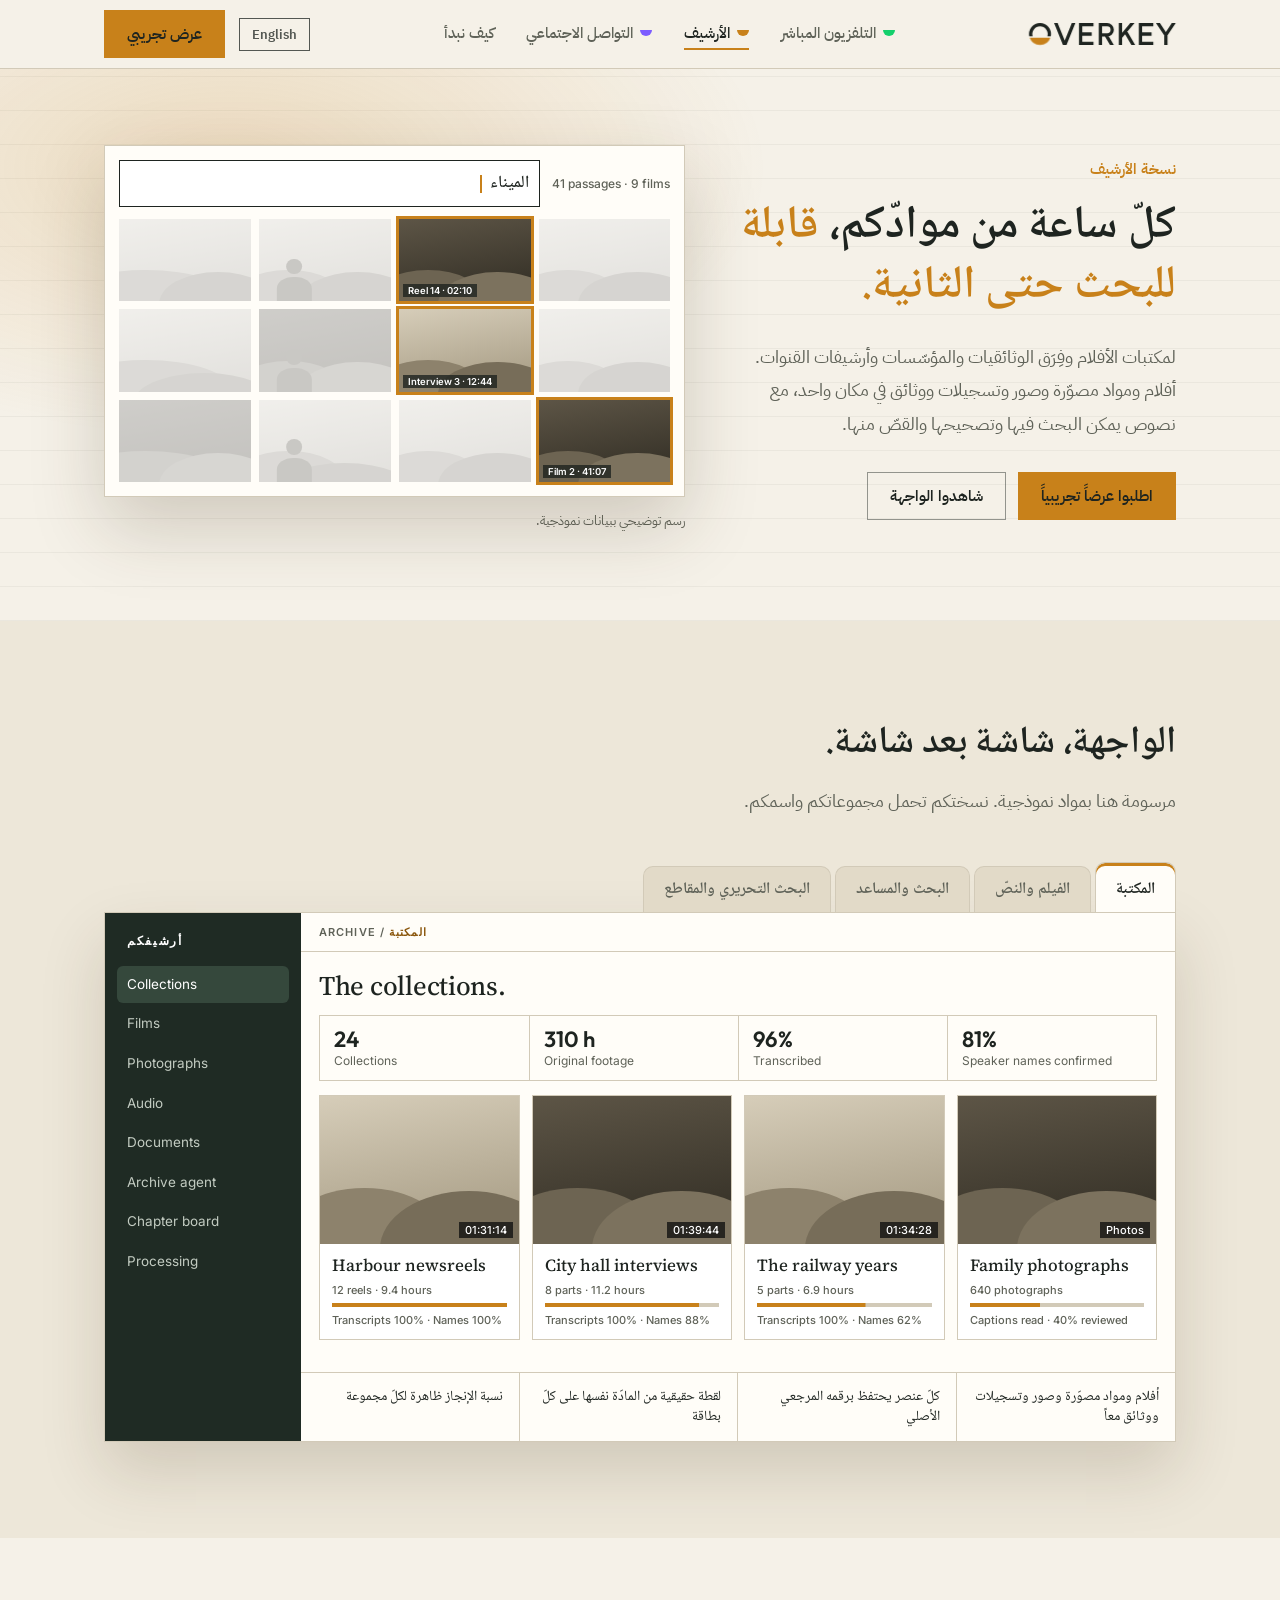
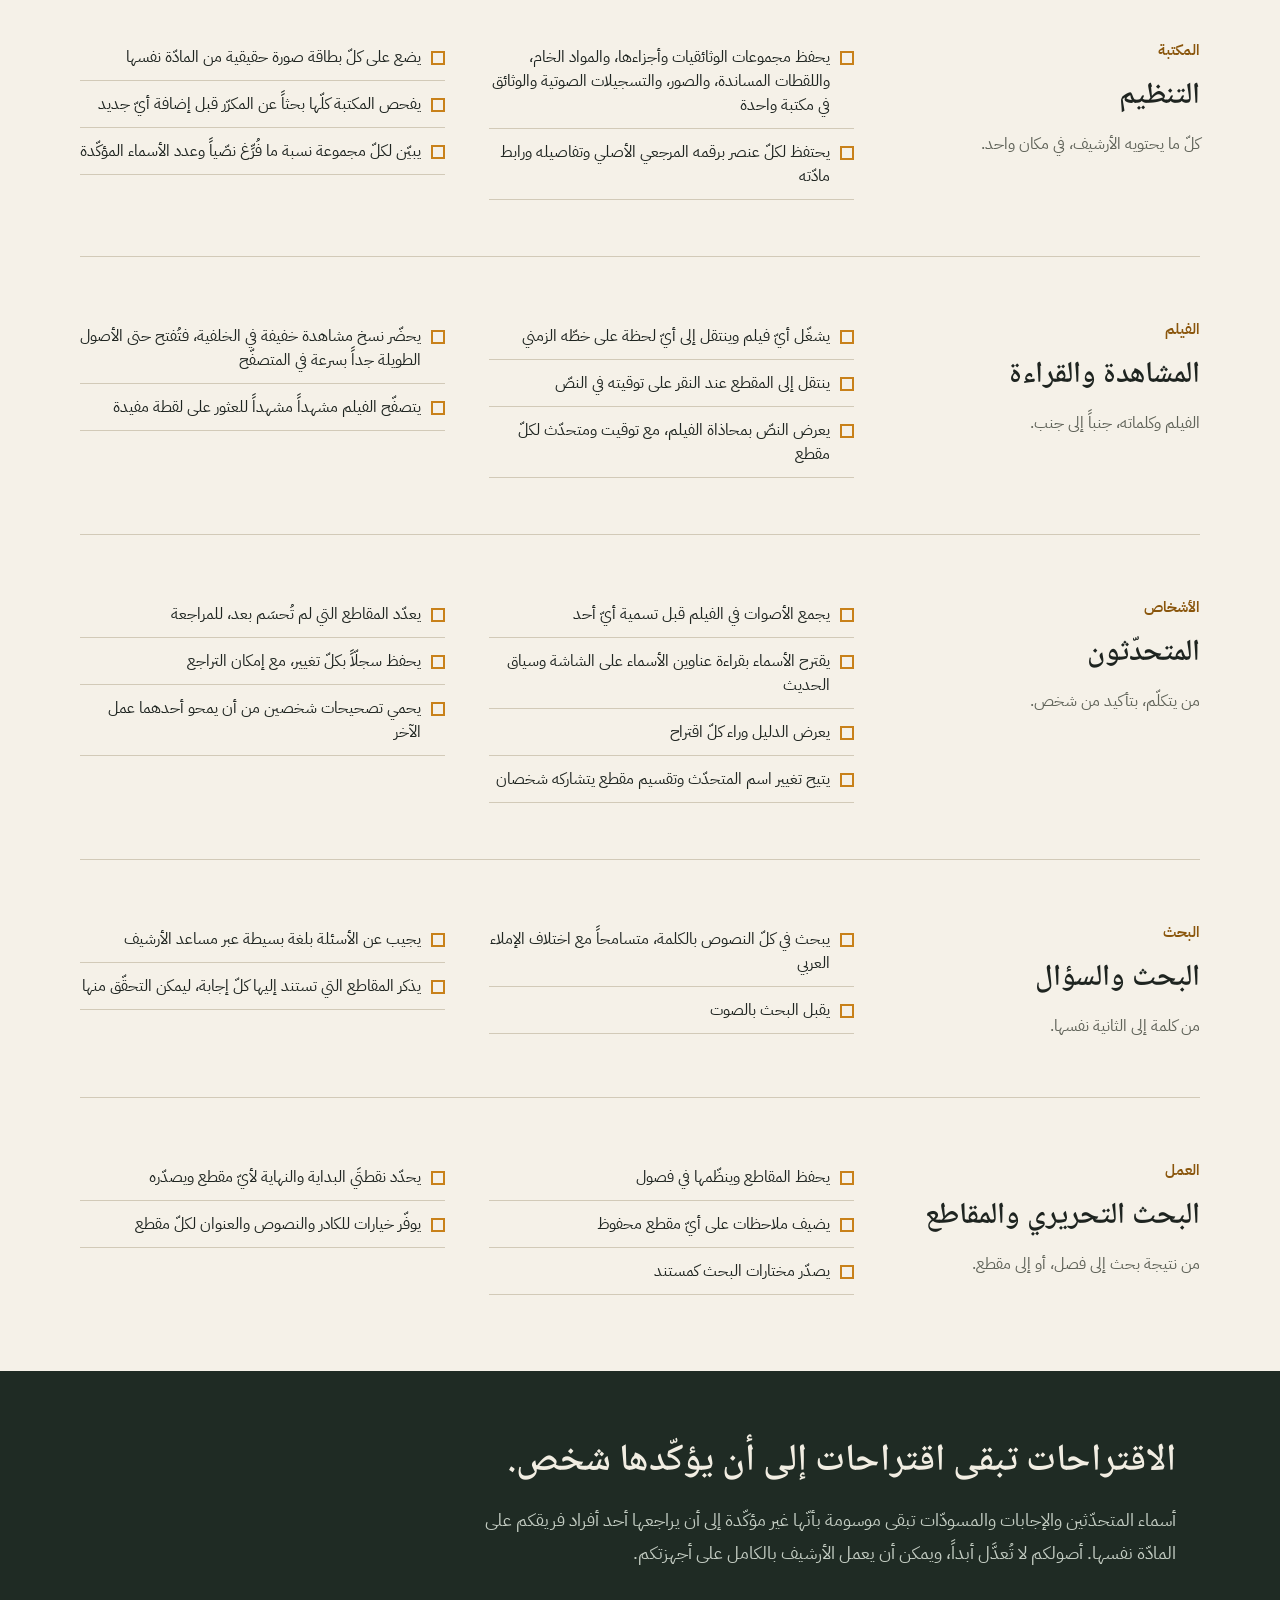
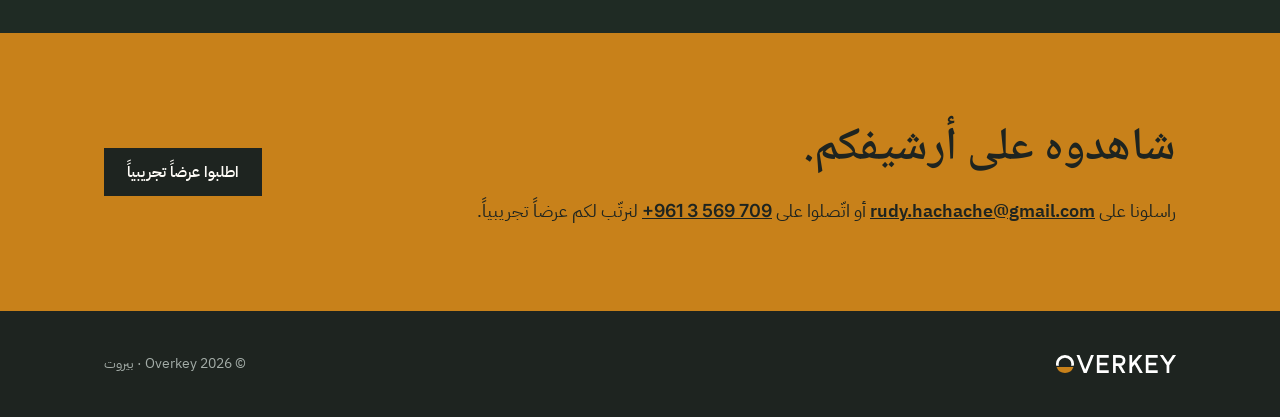
<file: ar/archives.html>
<!doctype html>
<html lang="ar" dir="rtl">
<head>
<meta charset="utf-8">
<meta name="viewport" content="width=device-width, initial-scale=1">
<title>الأرشيف — Overkey</title>
<meta name="description" content="نسخة الأرشيف من Overkey: أفلام ومواد مصوّرة وصور وتسجيلات ووثائق في مكتبة واحدة، مع نصوص قابلة للبحث، أسماء المتحدّثين، مساعد للأرشيف، فصول للبحث وتصدير المقاطع.">
<meta property="og:title" content="الأرشيف — Overkey">
<meta property="og:description" content="نسخة الأرشيف من Overkey: أفلام ومواد مصوّرة وصور وتسجيلات ووثائق في مكتبة واحدة، مع نصوص قابلة للبحث، أسماء المتحدّثين، مساعد للأرشيف، فصول للبحث وتصدير المقاطع.">
<meta property="og:type" content="website">
<meta property="og:url" content="https://overkey.ai/ar/archives.html">
<meta property="og:image" content="https://overkey.ai/assets/og.png">
<meta name="twitter:card" content="summary_large_image">
<link rel="canonical" href="https://overkey.ai/ar/archives.html">
<link rel="alternate" hreflang="en" href="https://overkey.ai/archives.html">
<link rel="alternate" hreflang="ar" href="https://overkey.ai/ar/archives.html">
<meta name="theme-color" content="#0B0D0C">
<link rel="icon" href="../favicon.ico" sizes="any">
<link rel="icon" type="image/png" sizes="32x32" href="../assets/favicon-32.png">
<link rel="apple-touch-icon" href="../assets/apple-touch-icon.png">
<link rel="preconnect" href="https://fonts.googleapis.com">
<link rel="preconnect" href="https://fonts.gstatic.com" crossorigin>
<link href="https://fonts.googleapis.com/css2?family=Source+Serif+4:opsz,wght@8..60,500;8..60,600&family=IBM+Plex+Sans+Arabic:wght@400;500;600;700&family=Inter:wght@400;500;600&family=Noto+Naskh+Arabic:wght@400;600&family=Outfit:wght@500;600;800&family=Alexandria:wght@500;600;800&display=swap" rel="stylesheet">
<link rel="stylesheet" href="../assets/main.css?v=a4e86fa5">
<link rel="stylesheet" href="../assets/platform.css?v=3b271c51">
<link rel="stylesheet" href="../assets/worlds.css?v=92ea1570">
<link rel="stylesheet" href="../assets/rtl.css?v=4592d6d9">
</head>
<body class="t-arch">
<header class="nav">
  <div class="wrap">
    <a class="logo" href="index.html" aria-label="Overkey"><svg viewBox="0 0 667 100" role="img" aria-label="Overkey"><path class="lg-ring" fill="#fff" d="M1.01,60 A50,50 0 1 1 98.99,60 H83.54 A35,35 0 1 0 16.46,60 Z"/><path class="lg-strap" fill="#14D06C" d="M2.98,67 H97.02 A50,50 0 0 1 2.98,67 Z"/><path class="lg-let" fill="#fff" d="M130.2,0 L162.3,79.88 L194.4,0 L210.56,0 L170.38,100 L154.22,100 L114.04,0 Z M227,0 H293 V15 H242 V42.5 H285 V57.5 H242 V85 H293 V100 H227 Z M317,0 H355 A30.75,30.75 0 0 1 355,61.5 H332 V100 H317 Z M332,15 V46.5 H355 A15.75,15.75 0 0 0 355,15 Z M356.47,50.21 L385.66,100 L368.27,100 L343.53,57.79 Z M408,0 L423,0 L423,100 L408,100 Z M415.5,53.31 L460.16,0 L479.73,0 L415.5,76.67 Z M444.48,34.23 L482.7,100 L465.35,100 L431.52,41.77 Z M499,0 H565 V15 H514 V42.5 H557 V57.5 H514 V85 H565 V100 H499 Z M595.01,0 L622,40.48 L648.99,0 L667.01,0 L622,67.52 L576.99,0 Z M614.5,50 L629.5,50 L629.5,100 L614.5,100 Z"/></svg></a>
    <ul>
      <li><a href="tv.html">التلفزيون المباشر</a></li>
      <li><a href="archives.html" class="cur">الأرشيف</a></li>
      <li><a href="social.html">التواصل الاجتماعي</a></li>
      <li><a href="index.html#start">كيف نبدأ</a></li>
    </ul>
    <div class="nav-end"><a class="lang" href="../archives.html" lang="en">English</a><a class="btn key" href="#contact">عرض تجريبي</a></div>
  </div>
</header>

<main id="top">

<div class="hero">
  <div class="wrap">
    <div>
      <p class="eyebrow rv">نسخة الأرشيف</p>
      <h1 class="rv h-sm" style="--d:.08s">كلّ ساعة من موادّكم، <em>قابلة للبحث حتى الثانية.</em></h1>
      <p class="lede rv" style="--d:.16s">لمكتبات الأفلام وفِرَق الوثائقيات والمؤسّسات وأرشيفات القنوات. أفلام ومواد مصوّرة وصور وتسجيلات ووثائق في مكان واحد، مع نصوص يمكن البحث فيها وتصحيحها والقصّ منها.</p>
      <div class="cta rv" style="--d:.24s">
        <a class="btn key" href="#contact">اطلبوا عرضاً تجريبياً</a>
        <a class="btn ghost inv" href="#modules">شاهدوا الواجهة</a>
      </div>
    </div>
    <div class="rv" style="--d:.2s">
      <div dir="ltr" class="scene sc-wall on" data-world="arch" data-word="للأرشيف." data-hold="700,1300,1400,1500,700,4200" role="img" aria-label="Animation: a word is searched across a wall of archive footage, the matching films light up, one passage opens with its speaker named, and it is saved to a chapter">
        <div class="wall-top"><div class="qbox lite"><span class="typed">الميناء</span><span class="caret"></span></div><span class="hits">41 passages · 9 films</span></div>
        <div class="frames"><div class="fr"><i class="hills"></i><span></span></div><div class="fr"><i class="hills"></i><div class="fig a"><i></i><i></i></div><span></span></div><div class="fr m"><i class="hills"></i><span>Reel 14 · 02:10</span></div><div class="fr"><i class="hills"></i><span></span></div><div class="fr"><i class="hills"></i><span></span></div><div class="fr"><i class="hills"></i><div class="fig a"><i></i><i></i></div><span></span></div><div class="fr m pick"><i class="hills"></i><span>Interview 3 · 12:44</span></div><div class="fr"><i class="hills"></i><span></span></div><div class="fr"><i class="hills"></i><span></span></div><div class="fr"><i class="hills"></i><div class="fig a"><i></i><i></i></div><span></span></div><div class="fr"><i class="hills"></i><span></span></div><div class="fr m"><i class="hills"></i><span>Film 2 · 41:07</span></div></div>
        <div class="pcard">
          <div class="row"><span class="chip ok" dir="rtl">سليم خوري</span><span class="chip line">Name confirmed</span><span class="u-t">Interview 3 · 00:12:44</span></div>
          <p dir="rtl">كنّا ننزل على الميناء كل يوم الصبح، والبواخر كانت تعبّي المرفأ.</p>
          <div class="act"><span class="btn key save">Save to chapter</span><span class="saved">Saved · Chapter 1</span></div>
        </div>
      </div>
      <p class="note">رسم توضيحي ببيانات نموذجية.</p>
    </div>
  </div>
</div>

<section class="ui-sec" id="modules">
  <div class="wrap">
    <div class="head rv">
      <h2>الواجهة، شاشة بعد شاشة.</h2>
      <p>مرسومة هنا بمواد نموذجية. نسختكم تحمل مجموعاتكم واسمكم.</p>
    </div>
    <div class="rv">
      <div class="tabs" role="tablist" aria-label="Archive screens">
        <button type="button" role="tab" data-tab="lib">المكتبة</button>
        <button type="button" role="tab" data-tab="film">الفيلم والنصّ</button>
        <button type="button" role="tab" data-tab="ask">البحث والمساعد</button>
        <button type="button" role="tab" data-tab="res">البحث التحريري والمقاطع</button>
      </div>
      <div class="win" dir="ltr">
        <div class="aside"><b>أرشيفكم</b><span data-for="lib">Collections</span><span data-for="film">Films</span><span>Photographs</span><span>Audio</span><span>Documents</span><span data-for="ask">Archive agent</span><span data-for="res">Chapter board</span><span>Processing</span></div>
        <div>
          <div class="crumb">Archive / <em id="win-title">Library</em></div>

          <div class="panel" data-tab="lib">
            <div class="pbody p-lib"><div>
              <h4 class="ptitle">The collections.</h4>
              <div class="kpis"><div><b>24</b>Collections</div><div><b>310 h</b>Original footage</div><div><b>96%</b>Transcribed</div><div><b>81%</b>Speaker names confirmed</div></div>
              <div class="cards4">
                <div class="acard pop" style="--k:0"><div class="th"><i class="hills"></i><span class="u-t">01:31:14</span></div><div class="bd"><b>Harbour newsreels</b><span class="u-t">12 reels · 9.4 hours</span><div class="pbar" style="--w:1;--k:0"></div><span class="u-t">Transcripts 100% · Names 100%</span></div></div>
                <div class="acard pop" style="--k:1"><div class="th"><i class="hills"></i><span class="u-t">01:39:44</span></div><div class="bd"><b>City hall interviews</b><span class="u-t">8 parts · 11.2 hours</span><div class="pbar" style="--w:0.88;--k:1"></div><span class="u-t">Transcripts 100% · Names 88%</span></div></div>
                <div class="acard pop" style="--k:2"><div class="th"><i class="hills"></i><span class="u-t">01:34:28</span></div><div class="bd"><b>The railway years</b><span class="u-t">5 parts · 6.9 hours</span><div class="pbar" style="--w:0.62;--k:2"></div><span class="u-t">Transcripts 100% · Names 62%</span></div></div>
                <div class="acard pop" style="--k:3"><div class="th"><i class="hills"></i><span class="u-t">Photos</span></div><div class="bd"><b>Family photographs</b><span class="u-t">640 photographs</span><div class="pbar" style="--w:0.4;--k:3"></div><span class="u-t">Captions read · 40% reviewed</span></div></div>
              </div>
            </div></div>
            <div class="pts" dir="rtl"><span>أفلام ومواد مصوّرة وصور وتسجيلات ووثائق معاً</span><span>كلّ عنصر يحتفظ برقمه المرجعي الأصلي</span><span>لقطة حقيقية من المادّة نفسها على كلّ بطاقة</span><span>نسبة الإنجاز ظاهرة لكلّ مجموعة</span></div>
          </div>

          <div class="panel" data-tab="film">
            <div class="pbody p-film">
              <div>
                <h4 class="ptitle">Interview 3.</h4>
                <div class="vid"><i class="hills"></i><span class="tc">Interview 3 · 00:12:44</span></div>
                <div class="tl2"><div class="range" style="left:38%;width:9%"></div><div class="ph2" style="left:41%"></div></div>
                <div class="row" style="margin-top:8px"><span class="u-t">00:12:44 of 01:39:44</span><span class="u-btn" style="margin-left:auto">Go to time</span></div>
              </div>
              <div>
                <div class="u-h">Transcript</div>
                <div class="ln act-ln" style="--k:0"><span class="u-t">12:31</span><span class="sp" dir="rtl">سليم خوري</span><span class="u-ar" dir="rtl">أنا خلقت بهالحيّ، حدّ البحر.</span></div>
                <div class="ln act-ln" style="--k:1"><span class="u-t">12:44</span><span class="sp" dir="rtl">سليم خوري</span><span class="u-ar" dir="rtl">كنّا ننزل على الميناء كل يوم الصبح.</span></div>
                <div class="ln act-ln" style="--k:2"><span class="u-t">12:58</span><span class="sp" dir="rtl">المحاوِر</span><span class="u-ar" dir="rtl">وشو كان يوصل بهالبواخر؟</span></div>
                <div class="ln act-ln" style="--k:3"><span class="u-t">13:06</span><span class="sp">Voice 3</span><span class="u-ar" dir="rtl">قمح وخشب، وأوقات مسافرين.</span></div>
                <div class="u-box pop" style="--k:4;margin-top:12px">
                  <div class="u-h">Who is Voice 3?</div>
                  <div class="row"><span class="chip line">Name caption read at 00:10:57</span><span class="u-btn go pulse-btn" dir="rtl">تأكيد: سليم خوري</span><span class="u-btn">Other name</span><span class="u-btn">Split passage</span></div>
                </div>
              </div>
            </div>
            <div class="pts" dir="rtl"><span>انقروا على أيّ توقيت في النصّ للانتقال إليه</span><span>الأفلام الطويلة تُفتح بسرعة في المتصفّح</span><span>أسماء مقترحة من عناوين الشاشة ومن السياق</span><span>تغيير الاسم والتقسيم والمراجعة، مع سجلّ كامل</span></div>
          </div>

          <div class="panel" data-tab="ask">
            <div class="pbody p-ask">
              <div>
                <h4 class="ptitle">Search the archive.</h4>
                <div class="search"><span class="typed" dir="rtl">الميناء</span><span class="caret"></span><span class="u-t pop" style="--k:6">41 passages · 9 films</span></div>
                <div style="margin-top:6px">
                  <div class="u-row pop" style="--k:7"><span class="play"></span><span class="u-t">Reel 14 · 02:10</span><span class="u-ar" dir="rtl">افتُتح <mark>الميناء</mark> الجديد في ذلك الصيف.</span><span class="u-btn">Save</span></div>
                  <div class="u-row pop" style="--k:8"><span class="play"></span><span class="u-t">Interview 3 · 12:44</span><span class="u-ar" dir="rtl">كنّا ننزل على <mark>الميناء</mark> كل يوم الصبح.</span><span class="u-btn">Save</span></div>
                  <div class="u-row pop" style="--k:9"><span class="play"></span><span class="u-t">Film 2 · 41:07</span><span class="u-ar" dir="rtl"><mark>الميناء</mark> غيّر وجه المدينة كلّها.</span><span class="u-btn">Save</span></div>
                </div>
              </div>
              <div>
                <h4 class="ptitle">Ask it.</h4>
                <div class="agent pop" style="--k:3">
                  <div class="q" dir="rtl">شو انحكى عن افتتاح الميناء؟</div>
                  <div class="a" dir="rtl">بحسب شهادة سليم خوري، افتُتح الميناء الجديد في صيف 1962، والنشرة المصوّرة رقم 14 تذكر التاريخ نفسه.</div>
                  <div class="row" style="margin-top:10px"><span class="chip">Interview 3 · 12:44</span><span class="chip">Reel 14 · 02:10</span></div>
                </div>
                <p class="u-t" style="margin-top:8px;white-space:normal">Every answer lists the passages it rests on, so it can be checked.</p>
              </div>
            </div>
            <div class="pts" dir="rtl"><span>بحث بالكلمة يتسامح مع اختلاف الإملاء العربي</span><span>بحث بالصوت</span><span>إجابات عن الأسئلة بلغة بسيطة</span><span>كلّ إجابة تذكر المقاطع التي تستند إليها</span></div>
          </div>

          <div class="panel" data-tab="res">
            <div class="pbody p-res">
              <div>
                <h4 class="ptitle">Chapter board.</h4>
                <div class="board">
                  <div class="chap"><b>1 · The harbour</b>
                    <div class="u-box pop" style="--k:1"><div class="u-ar" dir="rtl">كنّا ننزل على الميناء كل يوم الصبح.</div><div class="u-t" style="margin-top:5px">Interview 3 · 12:44</div></div>
                    <div class="u-box pop" style="--k:2"><div class="u-ar" dir="rtl">افتُتح الميناء الجديد في ذلك الصيف.</div><div class="u-t" style="margin-top:5px">Reel 14 · 02:10 · note added</div></div>
                  </div>
                  <div class="chap"><b>2 · The railway</b>
                    <div class="u-box pop" style="--k:3"><div class="u-ar" dir="rtl">آخر قطار مرق من هون سنة 1975.</div><div class="u-t" style="margin-top:5px">Film 2 · 18:53</div></div>
                    <span class="u-btn" style="justify-self:start">+ Add passage</span>
                  </div>
                </div>
                <div class="row" style="margin-top:12px"><span class="u-btn k">Export research</span></div>
              </div>
              <div>
                <h4 class="ptitle">Cut a clip.</h4>
                <div class="vid"><i class="hills"></i><div class="crop"><b dir="rtl">كنّا ننزل على <mark>الميناء</mark></b></div></div>
                <div class="tl2"><div class="range"></div><div class="ph2 run"></div></div>
                <div class="row" style="margin-top:10px"><span class="seg"><span>16:9</span><span class="on">9:16</span></span><span class="u-t">In 12:41.20 · Out 13:09.00</span><span class="u-btn go pulse-btn" style="margin-left:auto;padding:6px 14px">Export</span></div>
              </div>
            </div>
            <div class="pts" dir="rtl"><span>احفظوا المقاطع ووزّعوها على فصول</span><span>ملاحظات على أيّ مقطع محفوظ</span><span>تصدير مختارات البحث كمستند</span><span>قصّ مقطع مع الكادر والنصوص والعنوان</span></div>
          </div>
        </div>
      </div>
    </div>
  </div>
</section>

<div class="wrap groups">
  <div class="group rv" id="organise">
    <div>
      <span class="n">المكتبة</span>
      <h2>التنظيم</h2>
      <p class="about">كلّ ما يحتويه الأرشيف، في مكان واحد.</p>
    </div>
    <ul class="feat">
      <li>يحفظ مجموعات الوثائقيات وأجزاءها، والمواد الخام، واللقطات المساندة، والصور، والتسجيلات الصوتية والوثائق في مكتبة واحدة</li>
      <li>يحتفظ لكلّ عنصر برقمه المرجعي الأصلي وتفاصيله ورابط مادّته</li>
      <li>يضع على كلّ بطاقة صورة حقيقية من المادّة نفسها</li>
      <li>يفحص المكتبة كلّها بحثاً عن المكرّر قبل إضافة أيّ جديد</li>
      <li>يبيّن لكلّ مجموعة نسبة ما فُرِّغ نصّياً وعدد الأسماء المؤكّدة</li>
    </ul>
  </div>
  <div class="group rv" id="watch">
    <div>
      <span class="n">الفيلم</span>
      <h2>المشاهدة والقراءة</h2>
      <p class="about">الفيلم وكلماته، جنباً إلى جنب.</p>
    </div>
    <ul class="feat">
      <li>يشغّل أيّ فيلم وينتقل إلى أيّ لحظة على خطّه الزمني</li>
      <li>ينتقل إلى المقطع عند النقر على توقيته في النصّ</li>
      <li>يعرض النصّ بمحاذاة الفيلم، مع توقيت ومتحدّث لكلّ مقطع</li>
      <li>يحضّر نسخ مشاهدة خفيفة في الخلفية، فتُفتح حتى الأصول الطويلة جداً بسرعة في المتصفّح</li>
      <li>يتصفّح الفيلم مشهداً مشهداً للعثور على لقطة مفيدة</li>
    </ul>
  </div>
  <div class="group rv" id="speakers">
    <div>
      <span class="n">الأشخاص</span>
      <h2>المتحدّثون</h2>
      <p class="about">من يتكلّم، بتأكيد من شخص.</p>
    </div>
    <ul class="feat">
      <li>يجمع الأصوات في الفيلم قبل تسمية أيّ أحد</li>
      <li>يقترح الأسماء بقراءة عناوين الأسماء على الشاشة وسياق الحديث</li>
      <li>يعرض الدليل وراء كلّ اقتراح</li>
      <li>يتيح تغيير اسم المتحدّث وتقسيم مقطع يتشاركه شخصان</li>
      <li>يعدّد المقاطع التي لم تُحسَم بعد، للمراجعة</li>
      <li>يحفظ سجلّاً بكلّ تغيير، مع إمكان التراجع</li>
      <li>يحمي تصحيحات شخصين من أن يمحو أحدهما عمل الآخر</li>
    </ul>
  </div>
  <div class="group rv" id="find">
    <div>
      <span class="n">البحث</span>
      <h2>البحث والسؤال</h2>
      <p class="about">من كلمة إلى الثانية نفسها.</p>
    </div>
    <ul class="feat">
      <li>يبحث في كلّ النصوص بالكلمة، متسامحاً مع اختلاف الإملاء العربي</li>
      <li>يقبل البحث بالصوت</li>
      <li>يجيب عن الأسئلة بلغة بسيطة عبر مساعد الأرشيف</li>
      <li>يذكر المقاطع التي تستند إليها كلّ إجابة، ليمكن التحقّق منها</li>
    </ul>
  </div>
  <div class="group rv" id="research">
    <div>
      <span class="n">العمل</span>
      <h2>البحث التحريري والمقاطع</h2>
      <p class="about">من نتيجة بحث إلى فصل، أو إلى مقطع.</p>
    </div>
    <ul class="feat">
      <li>يحفظ المقاطع وينظّمها في فصول</li>
      <li>يضيف ملاحظات على أيّ مقطع محفوظ</li>
      <li>يصدّر مختارات البحث كمستند</li>
      <li>يحدّد نقطتَي البداية والنهاية لأيّ مقطع ويصدّره</li>
      <li>يوفّر خيارات للكادر والنصوص والعنوان لكلّ مقطع</li>
    </ul>
  </div>
</div>

<div class="band">
  <div class="wrap rv">
    <h2>الاقتراحات تبقى اقتراحات إلى أن يؤكّدها شخص.</h2>
    <p>أسماء المتحدّثين والإجابات والمسودّات تبقى موسومة بأنّها غير مؤكّدة إلى أن يراجعها أحد أفراد فريقكم على المادّة نفسها. أصولكم لا تُعدَّل أبداً، ويمكن أن يعمل الأرشيف بالكامل على أجهزتكم.</p>
  </div>
</div>

<div class="contact" id="contact">
  <div class="wrap">
    <div class="rv">
      <h2>شاهدوه على أرشيفكم.</h2>
      <p>راسلونا على <a class="mail" href="mailto:rudy.hachache@gmail.com?subject=Overkey%20demo">rudy.hachache@gmail.com</a> أو اتّصلوا على <a class="mail" href="tel:+9613569709" dir="ltr">+961 3 569 709</a> لنرتّب لكم عرضاً تجريبياً.</p>
    </div>
    <a class="btn rv" style="--d:.12s" href="mailto:rudy.hachache@gmail.com?subject=Overkey%20demo">اطلبوا عرضاً تجريبياً</a>
  </div>
</div>

</main>

<footer>
  <div class="wrap">
    <span class="logo still"><svg viewBox="0 0 667 100" role="img" aria-label="Overkey"><path class="lg-ring" fill="#fff" d="M1.01,60 A50,50 0 1 1 98.99,60 H83.54 A35,35 0 1 0 16.46,60 Z"/><path class="lg-strap" fill="#14D06C" d="M2.98,67 H97.02 A50,50 0 0 1 2.98,67 Z"/><path class="lg-let" fill="#fff" d="M130.2,0 L162.3,79.88 L194.4,0 L210.56,0 L170.38,100 L154.22,100 L114.04,0 Z M227,0 H293 V15 H242 V42.5 H285 V57.5 H242 V85 H293 V100 H227 Z M317,0 H355 A30.75,30.75 0 0 1 355,61.5 H332 V100 H317 Z M332,15 V46.5 H355 A15.75,15.75 0 0 0 355,15 Z M356.47,50.21 L385.66,100 L368.27,100 L343.53,57.79 Z M408,0 L423,0 L423,100 L408,100 Z M415.5,53.31 L460.16,0 L479.73,0 L415.5,76.67 Z M444.48,34.23 L482.7,100 L465.35,100 L431.52,41.77 Z M499,0 H565 V15 H514 V42.5 H557 V57.5 H514 V85 H565 V100 H499 Z M595.01,0 L622,40.48 L648.99,0 L667.01,0 L622,67.52 L576.99,0 Z M614.5,50 L629.5,50 L629.5,100 L614.5,100 Z"/></svg></span>
    <span>© 2026 Overkey · بيروت</span>
  </div>
</footer>

<script src="../assets/main.js?v=e4a1b0f4"></script>
</body>
</html>
</file>
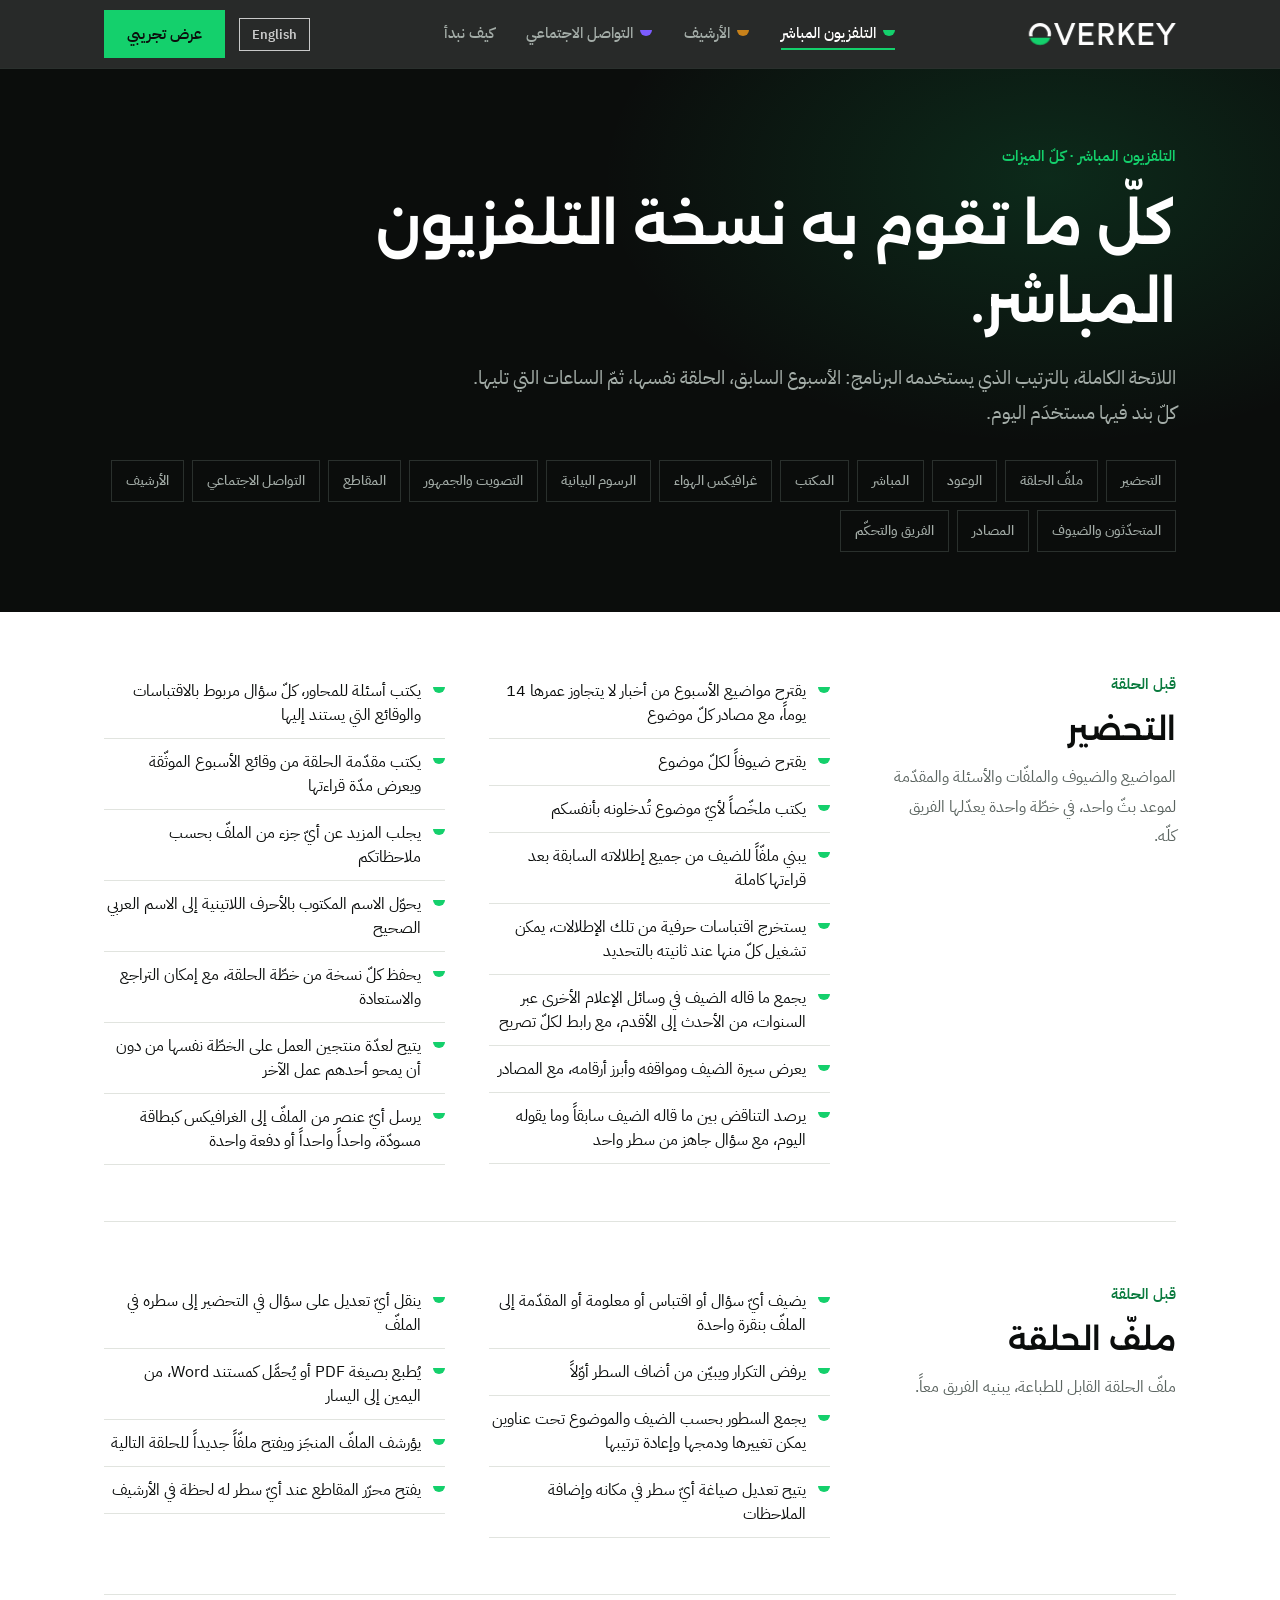
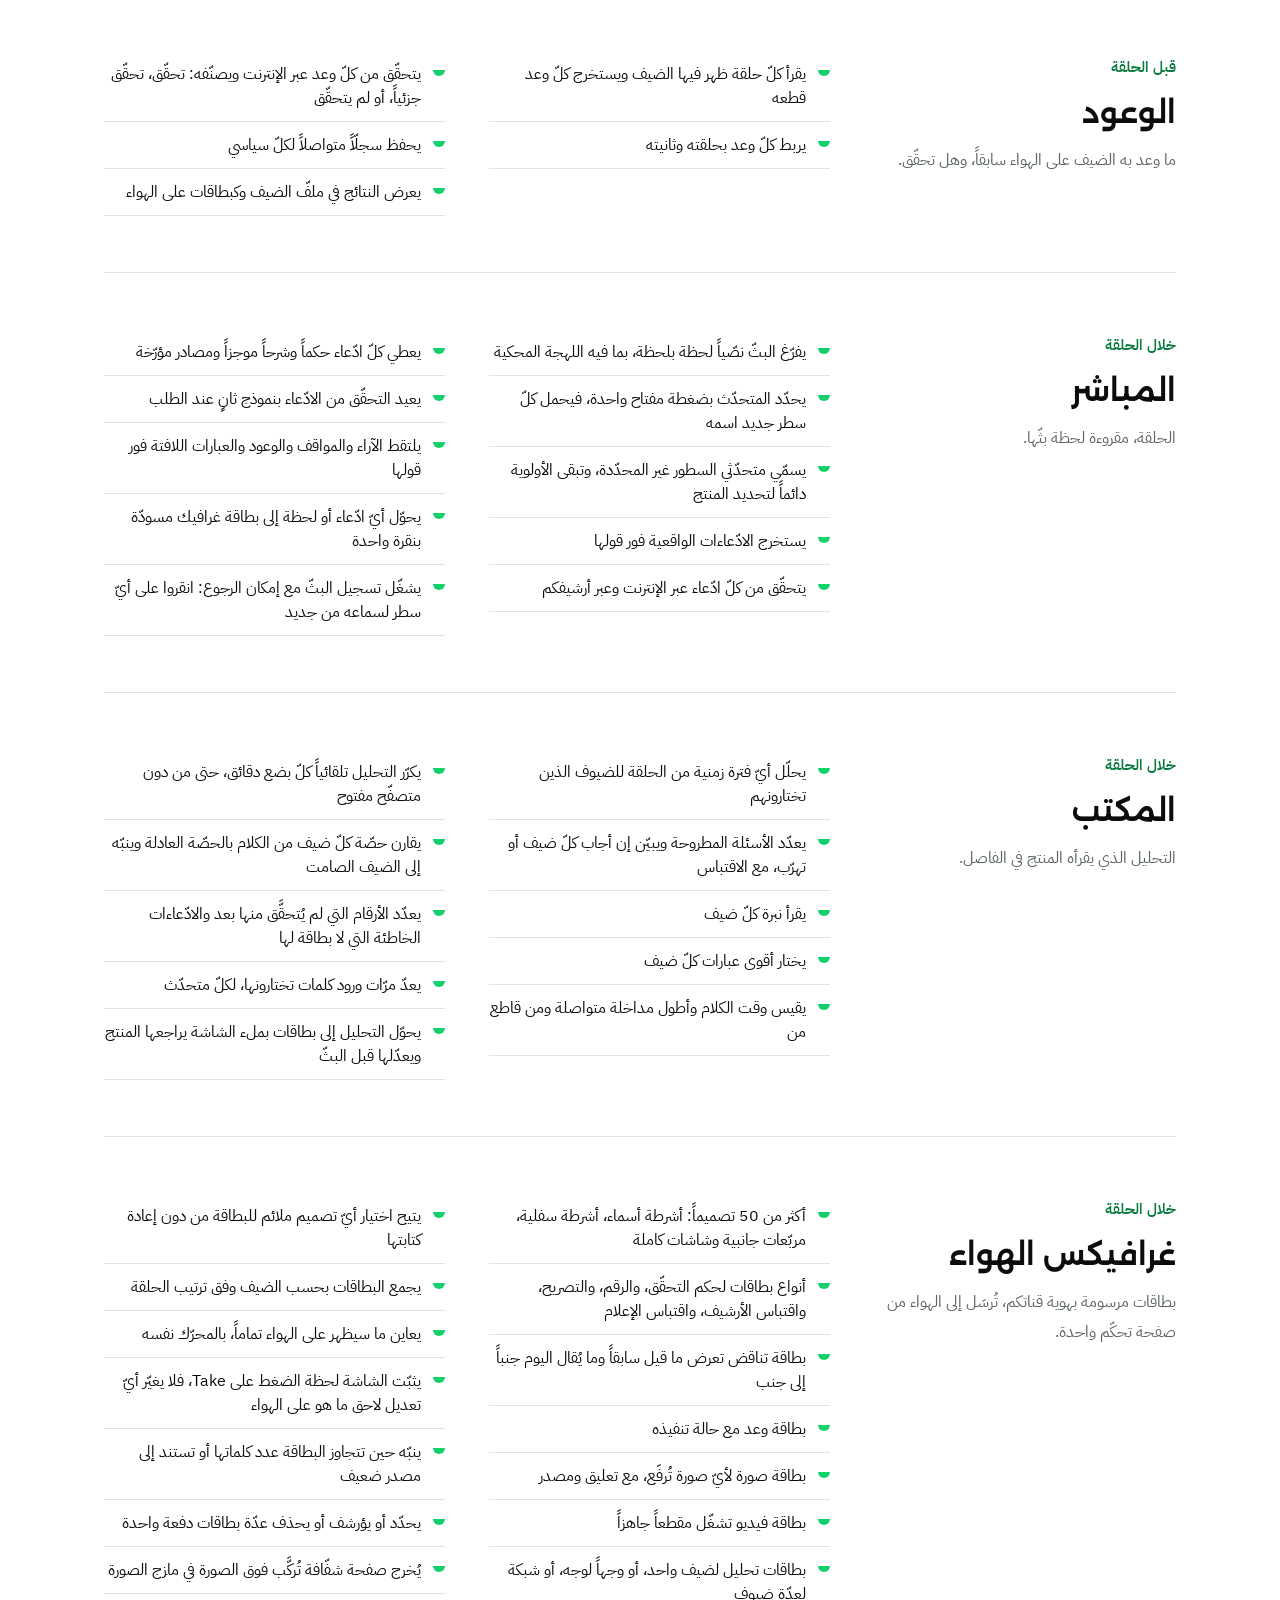
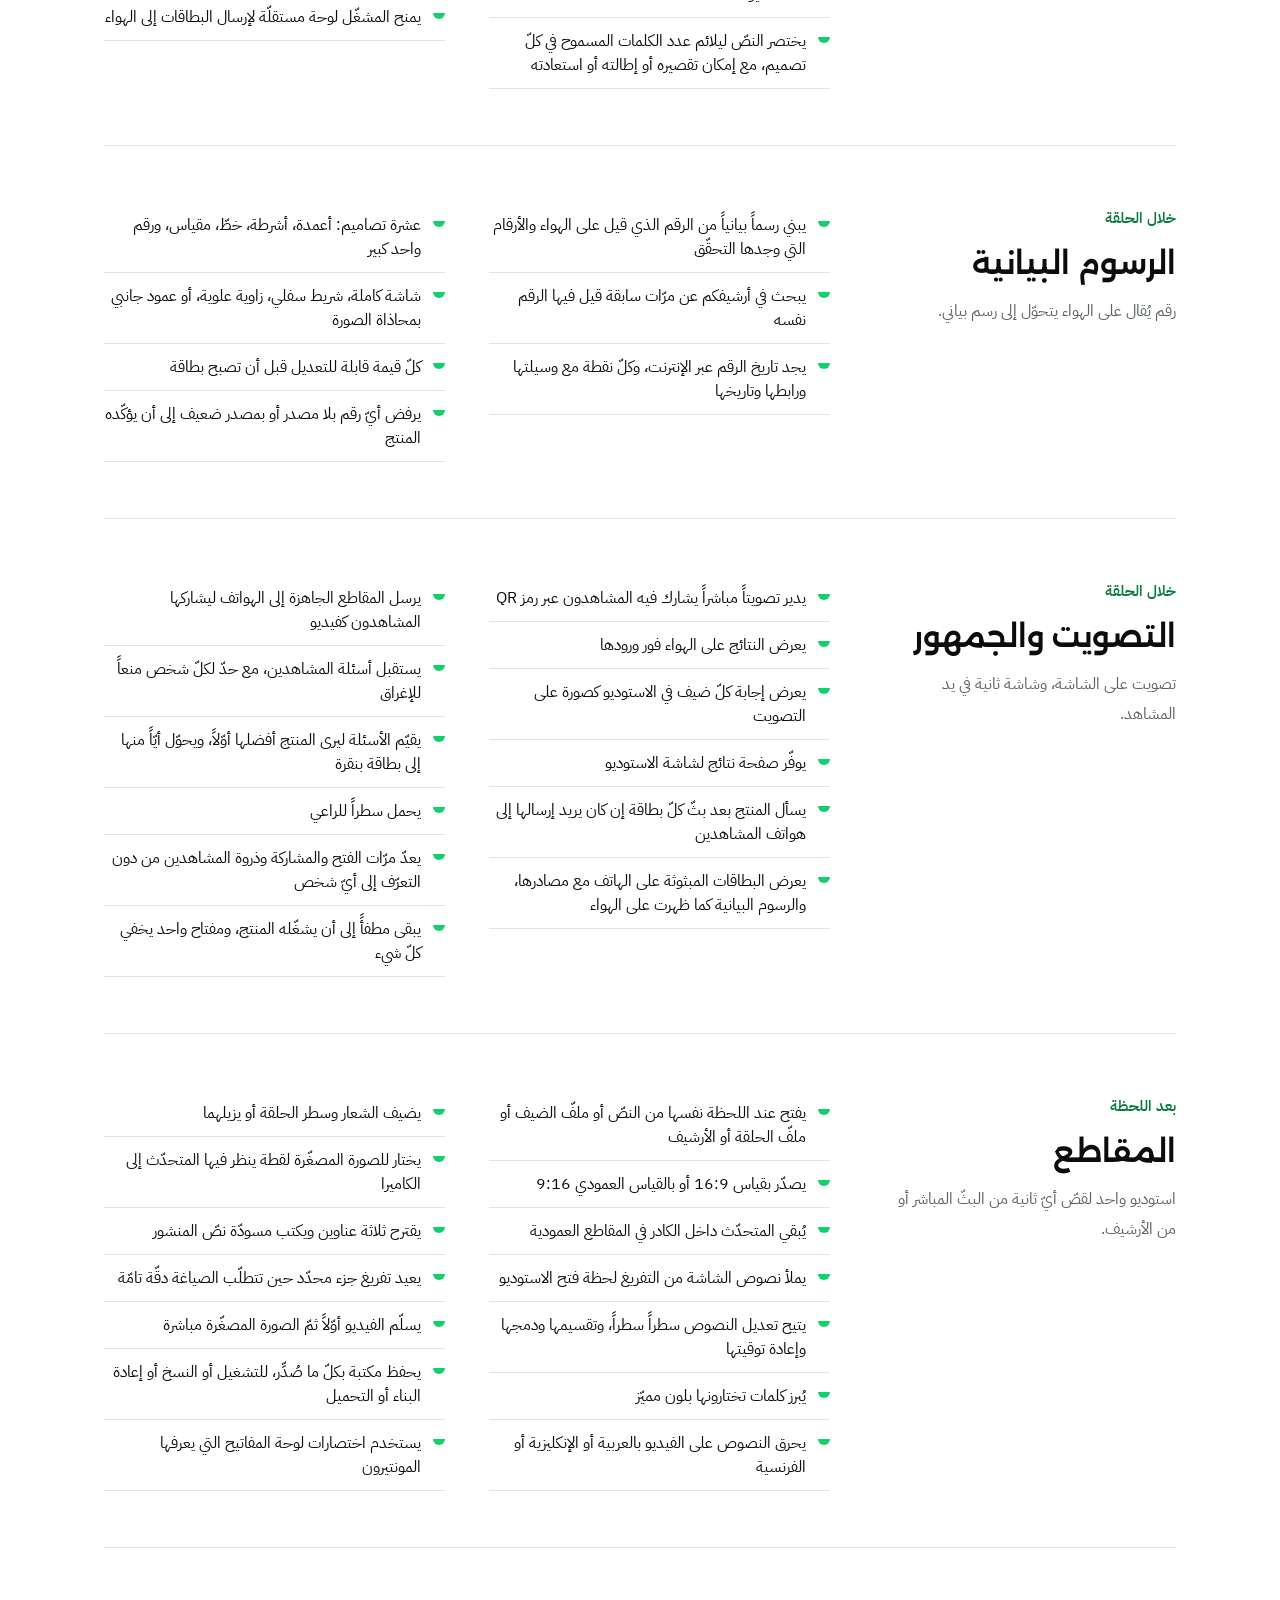
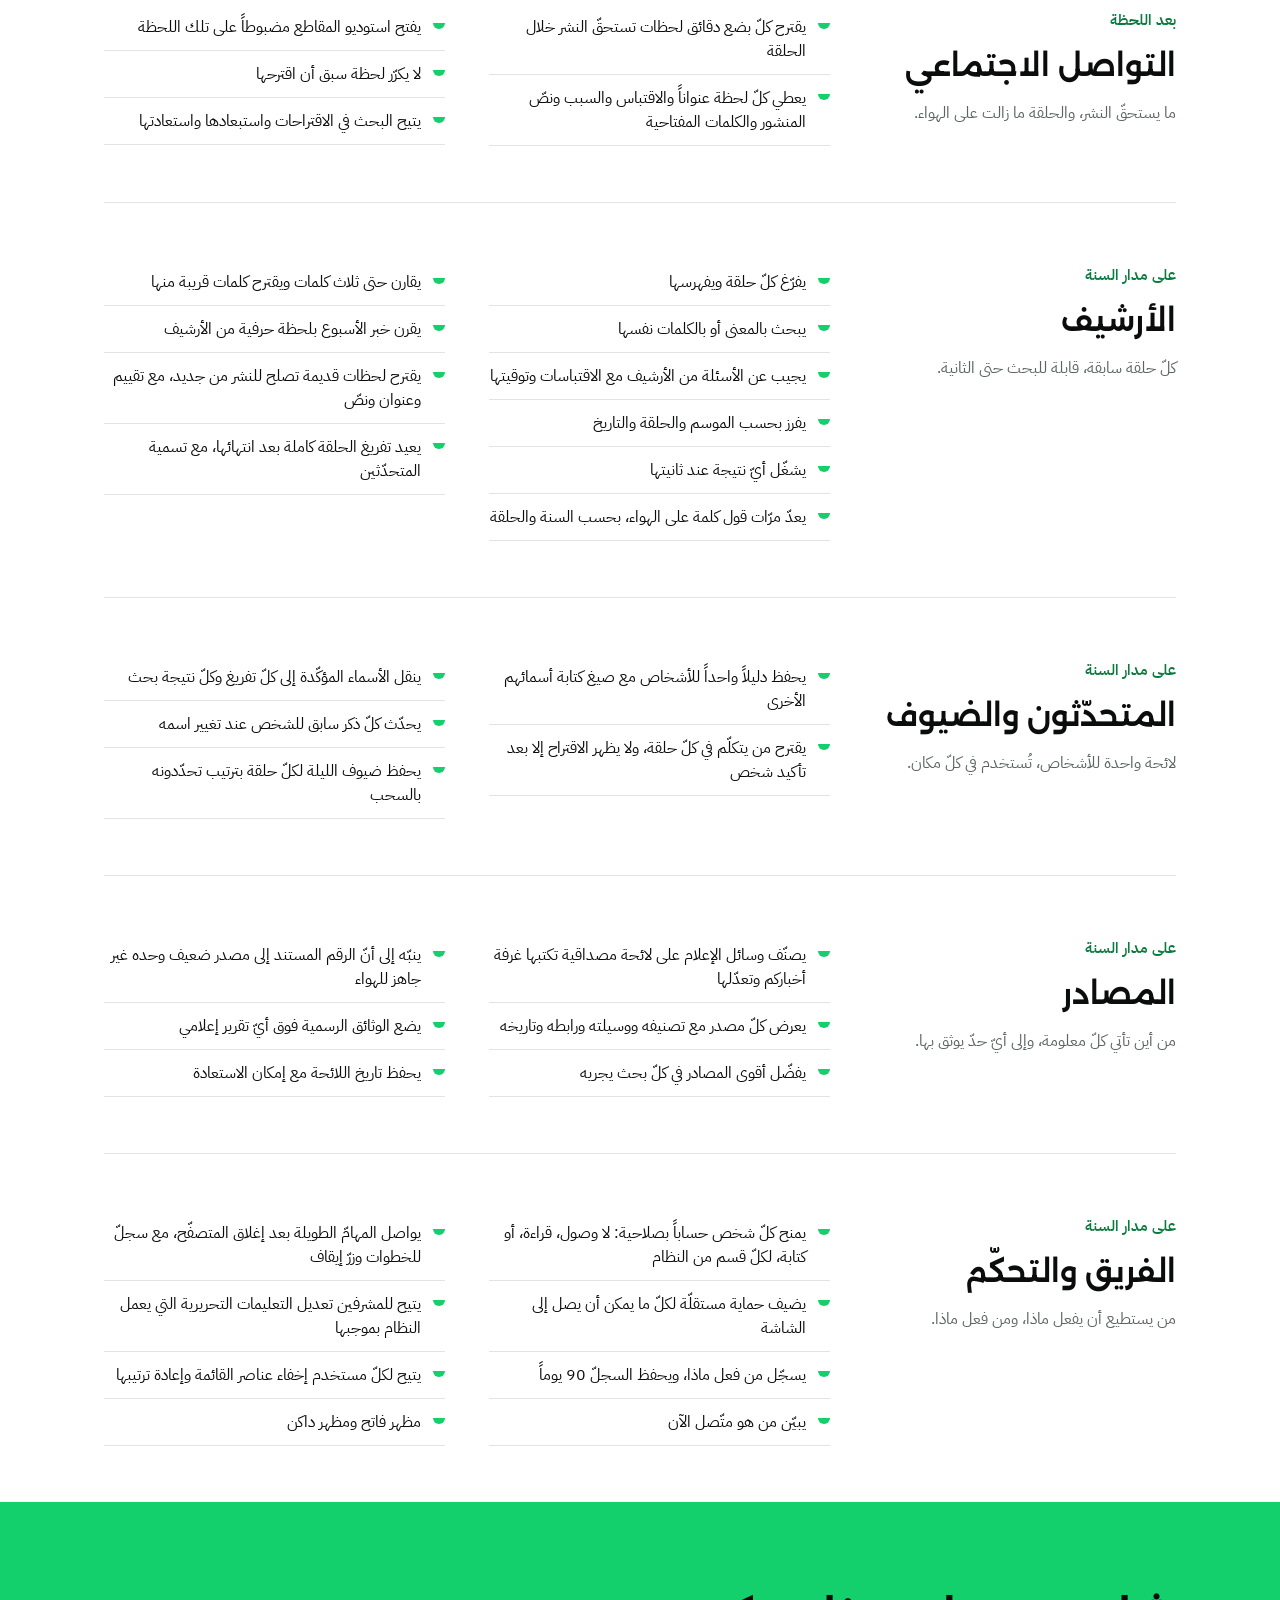
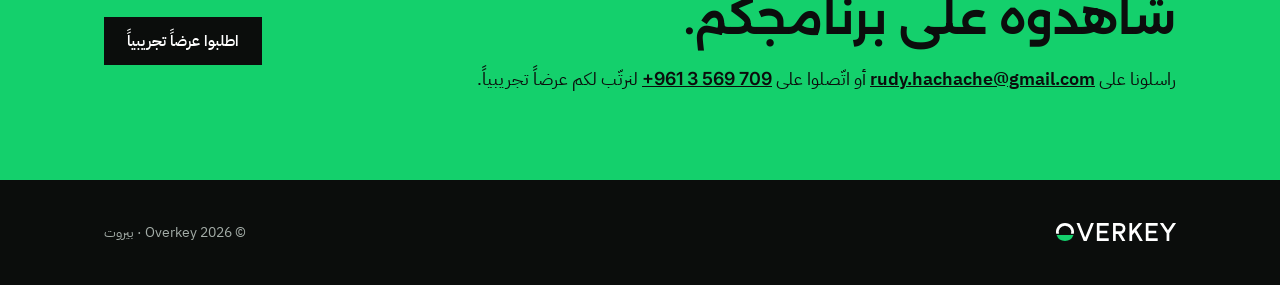
<file: ar/features.html>
<!doctype html>
<html lang="ar" dir="rtl">
<head>
<meta charset="utf-8">
<meta name="viewport" content="width=device-width, initial-scale=1">
<title>كلّ ما تقوم به نسخة التلفزيون المباشر — Overkey</title>
<meta name="description" content="اللائحة الكاملة لما تقوم به نسخة التلفزيون المباشر من Overkey: التحضير، ملفّ الحلقة، التفريغ المباشر وتدقيق الحقائق، غرافيكس الهواء، الرسوم البيانية، التصويت، المقاطع، الأرشيف وصلاحيات الفريق.">
<meta property="og:title" content="كلّ ما تقوم به نسخة التلفزيون المباشر — Overkey">
<meta property="og:description" content="اللائحة الكاملة لما تقوم به نسخة التلفزيون المباشر من Overkey: التحضير، ملفّ الحلقة، التفريغ المباشر وتدقيق الحقائق، غرافيكس الهواء، الرسوم البيانية، التصويت، المقاطع، الأرشيف وصلاحيات الفريق.">
<meta property="og:type" content="website">
<meta property="og:url" content="https://overkey.ai/ar/features.html">
<meta property="og:image" content="https://overkey.ai/assets/og.png">
<meta name="twitter:card" content="summary_large_image">
<link rel="canonical" href="https://overkey.ai/ar/features.html">
<link rel="alternate" hreflang="en" href="https://overkey.ai/features.html">
<link rel="alternate" hreflang="ar" href="https://overkey.ai/ar/features.html">
<meta name="theme-color" content="#0B0D0C">
<link rel="icon" href="../favicon.ico" sizes="any">
<link rel="icon" type="image/png" sizes="32x32" href="../assets/favicon-32.png">
<link rel="apple-touch-icon" href="../assets/apple-touch-icon.png">
<link rel="preconnect" href="https://fonts.googleapis.com">
<link rel="preconnect" href="https://fonts.gstatic.com" crossorigin>
<link href="https://fonts.googleapis.com/css2?family=Source+Serif+4:opsz,wght@8..60,500;8..60,600&family=IBM+Plex+Sans+Arabic:wght@400;500;600;700&family=Inter:wght@400;500;600&family=Noto+Naskh+Arabic:wght@400;600&family=Outfit:wght@500;600;800&family=Alexandria:wght@500;600;800&display=swap" rel="stylesheet">
<link rel="stylesheet" href="../assets/main.css?v=a4e86fa5">
<link rel="stylesheet" href="../assets/platform.css?v=3b271c51">
<link rel="stylesheet" href="../assets/worlds.css?v=92ea1570">
<link rel="stylesheet" href="../assets/rtl.css?v=4592d6d9">
</head>
<body class="t-tv">

<header class="nav">
  <div class="wrap">
    <a class="logo" href="index.html" aria-label="Overkey"><svg viewBox="0 0 667 100" role="img" aria-label="Overkey"><path class="lg-ring" fill="#fff" d="M1.01,60 A50,50 0 1 1 98.99,60 H83.54 A35,35 0 1 0 16.46,60 Z"/><path class="lg-strap" fill="#14D06C" d="M2.98,67 H97.02 A50,50 0 0 1 2.98,67 Z"/><path class="lg-let" fill="#fff" d="M130.2,0 L162.3,79.88 L194.4,0 L210.56,0 L170.38,100 L154.22,100 L114.04,0 Z M227,0 H293 V15 H242 V42.5 H285 V57.5 H242 V85 H293 V100 H227 Z M317,0 H355 A30.75,30.75 0 0 1 355,61.5 H332 V100 H317 Z M332,15 V46.5 H355 A15.75,15.75 0 0 0 355,15 Z M356.47,50.21 L385.66,100 L368.27,100 L343.53,57.79 Z M408,0 L423,0 L423,100 L408,100 Z M415.5,53.31 L460.16,0 L479.73,0 L415.5,76.67 Z M444.48,34.23 L482.7,100 L465.35,100 L431.52,41.77 Z M499,0 H565 V15 H514 V42.5 H557 V57.5 H514 V85 H565 V100 H499 Z M595.01,0 L622,40.48 L648.99,0 L667.01,0 L622,67.52 L576.99,0 Z M614.5,50 L629.5,50 L629.5,100 L614.5,100 Z"/></svg></a>
    <ul>
      <li><a href="tv.html" class="cur">التلفزيون المباشر</a></li>
      <li><a href="archives.html">الأرشيف</a></li>
      <li><a href="social.html">التواصل الاجتماعي</a></li>
      <li><a href="index.html#start">كيف نبدأ</a></li>
    </ul>
    <div class="nav-end"><a class="lang" href="../features.html" lang="en">English</a><a class="btn key" href="#contact">عرض تجريبي</a></div>
  </div>
</header>

<main>

<div class="page-head">
  <div class="wrap">
    <p class="eyebrow rv">التلفزيون المباشر · كلّ الميزات</p>
    <h1 class="rv" style="--d:.08s">كلّ ما تقوم به نسخة التلفزيون المباشر.</h1>
    <p class="lede">اللائحة الكاملة، بالترتيب الذي يستخدمه البرنامج: الأسبوع السابق، الحلقة نفسها، ثمّ الساعات التي تليها. كلّ بند فيها مستخدَم اليوم.</p>
    <nav class="jump" aria-label="Jump to a section">
      <a href="#prep">التحضير</a>
      <a href="#briefing">ملفّ الحلقة</a>
      <a href="#promises">الوعود</a>
      <a href="#live">المباشر</a>
      <a href="#desk">المكتب</a>
      <a href="#graphics">غرافيكس الهواء</a>
      <a href="#charts">الرسوم البيانية</a>
      <a href="#audience">التصويت والجمهور</a>
      <a href="#clips">المقاطع</a>
      <a href="#social">التواصل الاجتماعي</a>
      <a href="#archive">الأرشيف</a>
      <a href="#cast">المتحدّثون والضيوف</a>
      <a href="#sources">المصادر</a>
      <a href="#team">الفريق والتحكّم</a>
    </nav>
  </div>
</div>

<div class="wrap">

  <div class="group rv" id="prep">
    <div>
      <span class="n">قبل الحلقة</span>
      <h2>التحضير</h2>
      <p class="about">المواضيع والضيوف والملفّات والأسئلة والمقدّمة لموعد بثّ واحد، في خطّة واحدة يعدّلها الفريق كلّه.</p>
    </div>
    <ul class="feat">
      <li>يقترح مواضيع الأسبوع من أخبار لا يتجاوز عمرها 14 يوماً، مع مصادر كلّ موضوع</li>
      <li>يقترح ضيوفاً لكلّ موضوع</li>
      <li>يكتب ملخّصاً لأيّ موضوع تُدخلونه بأنفسكم</li>
      <li>يبني ملفّاً للضيف من جميع إطلالاته السابقة بعد قراءتها كاملة</li>
      <li>يستخرج اقتباسات حرفية من تلك الإطلالات، يمكن تشغيل كلّ منها عند ثانيته بالتحديد</li>
      <li>يجمع ما قاله الضيف في وسائل الإعلام الأخرى عبر السنوات، من الأحدث إلى الأقدم، مع رابط لكلّ تصريح</li>
      <li>يعرض سيرة الضيف ومواقفه وأبرز أرقامه، مع المصادر</li>
      <li>يرصد التناقض بين ما قاله الضيف سابقاً وما يقوله اليوم، مع سؤال جاهز من سطر واحد</li>
      <li>يكتب أسئلة للمحاور، كلّ سؤال مربوط بالاقتباسات والوقائع التي يستند إليها</li>
      <li>يكتب مقدّمة الحلقة من وقائع الأسبوع الموثّقة ويعرض مدّة قراءتها</li>
      <li>يجلب المزيد عن أيّ جزء من الملفّ بحسب ملاحظاتكم</li>
      <li>يحوّل الاسم المكتوب بالأحرف اللاتينية إلى الاسم العربي الصحيح</li>
      <li>يحفظ كلّ نسخة من خطّة الحلقة، مع إمكان التراجع والاستعادة</li>
      <li>يتيح لعدّة منتجين العمل على الخطّة نفسها من دون أن يمحو أحدهم عمل الآخر</li>
      <li>يرسل أيّ عنصر من الملفّ إلى الغرافيكس كبطاقة مسودّة، واحداً واحداً أو دفعة واحدة</li>
    </ul>
  </div>

  <div class="group rv" id="briefing">
    <div>
      <span class="n">قبل الحلقة</span>
      <h2>ملفّ الحلقة</h2>
      <p class="about">ملفّ الحلقة القابل للطباعة، يبنيه الفريق معاً.</p>
    </div>
    <ul class="feat">
      <li>يضيف أيّ سؤال أو اقتباس أو معلومة أو المقدّمة إلى الملفّ بنقرة واحدة</li>
      <li>يرفض التكرار ويبيّن من أضاف السطر أوّلاً</li>
      <li>يجمع السطور بحسب الضيف والموضوع تحت عناوين يمكن تغييرها ودمجها وإعادة ترتيبها</li>
      <li>يتيح تعديل صياغة أيّ سطر في مكانه وإضافة الملاحظات</li>
      <li>ينقل أيّ تعديل على سؤال في التحضير إلى سطره في الملفّ</li>
      <li>يُطبع بصيغة PDF أو يُحمَّل كمستند Word، من اليمين إلى اليسار</li>
      <li>يؤرشف الملفّ المنجَز ويفتح ملفّاً جديداً للحلقة التالية</li>
      <li>يفتح محرّر المقاطع عند أيّ سطر له لحظة في الأرشيف</li>
    </ul>
  </div>

  <div class="group rv" id="promises">
    <div>
      <span class="n">قبل الحلقة</span>
      <h2>الوعود</h2>
      <p class="about">ما وعد به الضيف على الهواء سابقاً، وهل تحقّق.</p>
    </div>
    <ul class="feat">
      <li>يقرأ كلّ حلقة ظهر فيها الضيف ويستخرج كلّ وعد قطعه</li>
      <li>يربط كلّ وعد بحلقته وثانيته</li>
      <li>يتحقّق من كلّ وعد عبر الإنترنت ويصنّفه: تحقّق، تحقّق جزئياً، أو لم يتحقّق</li>
      <li>يحفظ سجلّاً متواصلاً لكلّ سياسي</li>
      <li>يعرض النتائج في ملفّ الضيف وكبطاقات على الهواء</li>
    </ul>
  </div>

  <div class="group rv" id="live">
    <div>
      <span class="n">خلال الحلقة</span>
      <h2>المباشر</h2>
      <p class="about">الحلقة، مقروءة لحظة بثّها.</p>
    </div>
    <ul class="feat">
      <li>يفرّغ البثّ نصّياً لحظة بلحظة، بما فيه اللهجة المحكية</li>
      <li>يحدّد المتحدّث بضغطة مفتاح واحدة، فيحمل كلّ سطر جديد اسمه</li>
      <li>يسمّي متحدّثي السطور غير المحدّدة، وتبقى الأولوية دائماً لتحديد المنتج</li>
      <li>يستخرج الادّعاءات الواقعية فور قولها</li>
      <li>يتحقّق من كلّ ادّعاء عبر الإنترنت وعبر أرشيفكم</li>
      <li>يعطي كلّ ادّعاء حكماً وشرحاً موجزاً ومصادر مؤرّخة</li>
      <li>يعيد التحقّق من الادّعاء بنموذج ثانٍ عند الطلب</li>
      <li>يلتقط الآراء والمواقف والوعود والعبارات اللافتة فور قولها</li>
      <li>يحوّل أيّ ادّعاء أو لحظة إلى بطاقة غرافيك مسودّة بنقرة واحدة</li>
      <li>يشغّل تسجيل البثّ مع إمكان الرجوع: انقروا على أيّ سطر لسماعه من جديد</li>
    </ul>
  </div>

  <div class="group rv" id="desk">
    <div>
      <span class="n">خلال الحلقة</span>
      <h2>المكتب</h2>
      <p class="about">التحليل الذي يقرأه المنتج في الفاصل.</p>
    </div>
    <ul class="feat">
      <li>يحلّل أيّ فترة زمنية من الحلقة للضيوف الذين تختارونهم</li>
      <li>يعدّد الأسئلة المطروحة ويبيّن إن أجاب كلّ ضيف أو تهرّب، مع الاقتباس</li>
      <li>يقرأ نبرة كلّ ضيف</li>
      <li>يختار أقوى عبارات كلّ ضيف</li>
      <li>يقيس وقت الكلام وأطول مداخلة متواصلة ومن قاطع من</li>
      <li>يكرّر التحليل تلقائياً كلّ بضع دقائق، حتى من دون متصفّح مفتوح</li>
      <li>يقارن حصّة كلّ ضيف من الكلام بالحصّة العادلة وينبّه إلى الضيف الصامت</li>
      <li>يعدّد الأرقام التي لم يُتحقَّق منها بعد والادّعاءات الخاطئة التي لا بطاقة لها</li>
      <li>يعدّ مرّات ورود كلمات تختارونها، لكلّ متحدّث</li>
      <li>يحوّل التحليل إلى بطاقات بملء الشاشة يراجعها المنتج ويعدّلها قبل البثّ</li>
    </ul>
  </div>

  <div class="group rv" id="graphics">
    <div>
      <span class="n">خلال الحلقة</span>
      <h2>غرافيكس الهواء</h2>
      <p class="about">بطاقات مرسومة بهوية قناتكم، تُرسَل إلى الهواء من صفحة تحكّم واحدة.</p>
    </div>
    <ul class="feat">
      <li>أكثر من 50 تصميماً: أشرطة أسماء، أشرطة سفلية، مربّعات جانبية وشاشات كاملة</li>
      <li>أنواع بطاقات لحكم التحقّق، والرقم، والتصريح، واقتباس الأرشيف، واقتباس الإعلام</li>
      <li>بطاقة تناقض تعرض ما قيل سابقاً وما يُقال اليوم جنباً إلى جنب</li>
      <li>بطاقة وعد مع حالة تنفيذه</li>
      <li>بطاقة صورة لأيّ صورة تُرفَع، مع تعليق ومصدر</li>
      <li>بطاقة فيديو تشغّل مقطعاً جاهزاً</li>
      <li>بطاقات تحليل لضيف واحد، أو وجهاً لوجه، أو شبكة لعدّة ضيوف</li>
      <li>يختصر النصّ ليلائم عدد الكلمات المسموح في كلّ تصميم، مع إمكان تقصيره أو إطالته أو استعادته</li>
      <li>يتيح اختيار أيّ تصميم ملائم للبطاقة من دون إعادة كتابتها</li>
      <li>يجمع البطاقات بحسب الضيف وفق ترتيب الحلقة</li>
      <li>يعاين ما سيظهر على الهواء تماماً، بالمحرّك نفسه</li>
      <li>يثبّت الشاشة لحظة الضغط على Take، فلا يغيّر أيّ تعديل لاحق ما هو على الهواء</li>
      <li>ينبّه حين تتجاوز البطاقة عدد كلماتها أو تستند إلى مصدر ضعيف</li>
      <li>يحدّد أو يؤرشف أو يحذف عدّة بطاقات دفعة واحدة</li>
      <li>يُخرج صفحة شفّافة تُركَّب فوق الصورة في مازج الصورة</li>
      <li>يمنح المشغّل لوحة مستقلّة لإرسال البطاقات إلى الهواء</li>
    </ul>
  </div>

  <div class="group rv" id="charts">
    <div>
      <span class="n">خلال الحلقة</span>
      <h2>الرسوم البيانية</h2>
      <p class="about">رقم يُقال على الهواء يتحوّل إلى رسم بياني.</p>
    </div>
    <ul class="feat">
      <li>يبني رسماً بيانياً من الرقم الذي قيل على الهواء والأرقام التي وجدها التحقّق</li>
      <li>يبحث في أرشيفكم عن مرّات سابقة قيل فيها الرقم نفسه</li>
      <li>يجد تاريخ الرقم عبر الإنترنت، وكلّ نقطة مع وسيلتها ورابطها وتاريخها</li>
      <li>عشرة تصاميم: أعمدة، أشرطة، خطّ، مقياس، ورقم واحد كبير</li>
      <li>شاشة كاملة، شريط سفلي، زاوية علوية، أو عمود جانبي بمحاذاة الصورة</li>
      <li>كلّ قيمة قابلة للتعديل قبل أن تصبح بطاقة</li>
      <li>يرفض أيّ رقم بلا مصدر أو بمصدر ضعيف إلى أن يؤكّده المنتج</li>
    </ul>
  </div>

  <div class="group rv" id="audience">
    <div>
      <span class="n">خلال الحلقة</span>
      <h2>التصويت والجمهور</h2>
      <p class="about">تصويت على الشاشة، وشاشة ثانية في يد المشاهد.</p>
    </div>
    <ul class="feat">
      <li>يدير تصويتاً مباشراً يشارك فيه المشاهدون عبر رمز QR</li>
      <li>يعرض النتائج على الهواء فور ورودها</li>
      <li>يعرض إجابة كلّ ضيف في الاستوديو كصورة على التصويت</li>
      <li>يوفّر صفحة نتائج لشاشة الاستوديو</li>
      <li>يسأل المنتج بعد بثّ كلّ بطاقة إن كان يريد إرسالها إلى هواتف المشاهدين</li>
      <li>يعرض البطاقات المبثوثة على الهاتف مع مصادرها، والرسوم البيانية كما ظهرت على الهواء</li>
      <li>يرسل المقاطع الجاهزة إلى الهواتف ليشاركها المشاهدون كفيديو</li>
      <li>يستقبل أسئلة المشاهدين، مع حدّ لكلّ شخص منعاً للإغراق</li>
      <li>يقيّم الأسئلة ليرى المنتج أفضلها أوّلاً، ويحوّل أيّاً منها إلى بطاقة بنقرة</li>
      <li>يحمل سطراً للراعي</li>
      <li>يعدّ مرّات الفتح والمشاركة وذروة المشاهدين من دون التعرّف إلى أيّ شخص</li>
      <li>يبقى مطفأً إلى أن يشغّله المنتج، ومفتاح واحد يخفي كلّ شيء</li>
    </ul>
  </div>

  <div class="group rv" id="clips">
    <div>
      <span class="n">بعد اللحظة</span>
      <h2>المقاطع</h2>
      <p class="about">استوديو واحد لقصّ أيّ ثانية من البثّ المباشر أو من الأرشيف.</p>
    </div>
    <ul class="feat">
      <li>يفتح عند اللحظة نفسها من النصّ أو ملفّ الضيف أو ملفّ الحلقة أو الأرشيف</li>
      <li>يصدّر بقياس 16:9 أو بالقياس العمودي 9:16</li>
      <li>يُبقي المتحدّث داخل الكادر في المقاطع العمودية</li>
      <li>يملأ نصوص الشاشة من التفريغ لحظة فتح الاستوديو</li>
      <li>يتيح تعديل النصوص سطراً سطراً، وتقسيمها ودمجها وإعادة توقيتها</li>
      <li>يُبرز كلمات تختارونها بلون مميّز</li>
      <li>يحرق النصوص على الفيديو بالعربية أو الإنكليزية أو الفرنسية</li>
      <li>يضيف الشعار وسطر الحلقة أو يزيلهما</li>
      <li>يختار للصورة المصغّرة لقطة ينظر فيها المتحدّث إلى الكاميرا</li>
      <li>يقترح ثلاثة عناوين ويكتب مسودّة نصّ المنشور</li>
      <li>يعيد تفريغ جزء محدّد حين تتطلّب الصياغة دقّة تامّة</li>
      <li>يسلّم الفيديو أوّلاً ثمّ الصورة المصغّرة مباشرة</li>
      <li>يحفظ مكتبة بكلّ ما صُدِّر، للتشغيل أو النسخ أو إعادة البناء أو التحميل</li>
      <li>يستخدم اختصارات لوحة المفاتيح التي يعرفها المونتيرون</li>
    </ul>
  </div>

  <div class="group rv" id="social">
    <div>
      <span class="n">بعد اللحظة</span>
      <h2>التواصل الاجتماعي</h2>
      <p class="about">ما يستحقّ النشر، والحلقة ما زالت على الهواء.</p>
    </div>
    <ul class="feat">
      <li>يقترح كلّ بضع دقائق لحظات تستحقّ النشر خلال الحلقة</li>
      <li>يعطي كلّ لحظة عنواناً والاقتباس والسبب ونصّ المنشور والكلمات المفتاحية</li>
      <li>يفتح استوديو المقاطع مضبوطاً على تلك اللحظة</li>
      <li>لا يكرّر لحظة سبق أن اقترحها</li>
      <li>يتيح البحث في الاقتراحات واستبعادها واستعادتها</li>
    </ul>
  </div>

  <div class="group rv" id="archive">
    <div>
      <span class="n">على مدار السنة</span>
      <h2>الأرشيف</h2>
      <p class="about">كلّ حلقة سابقة، قابلة للبحث حتى الثانية.</p>
    </div>
    <ul class="feat">
      <li>يفرّغ كلّ حلقة ويفهرسها</li>
      <li>يبحث بالمعنى أو بالكلمات نفسها</li>
      <li>يجيب عن الأسئلة من الأرشيف مع الاقتباسات وتوقيتها</li>
      <li>يفرز بحسب الموسم والحلقة والتاريخ</li>
      <li>يشغّل أيّ نتيجة عند ثانيتها</li>
      <li>يعدّ مرّات قول كلمة على الهواء، بحسب السنة والحلقة</li>
      <li>يقارن حتى ثلاث كلمات ويقترح كلمات قريبة منها</li>
      <li>يقرن خبر الأسبوع بلحظة حرفية من الأرشيف</li>
      <li>يقترح لحظات قديمة تصلح للنشر من جديد، مع تقييم وعنوان ونصّ</li>
      <li>يعيد تفريغ الحلقة كاملة بعد انتهائها، مع تسمية المتحدّثين</li>
    </ul>
  </div>

  <div class="group rv" id="cast">
    <div>
      <span class="n">على مدار السنة</span>
      <h2>المتحدّثون والضيوف</h2>
      <p class="about">لائحة واحدة للأشخاص، تُستخدم في كلّ مكان.</p>
    </div>
    <ul class="feat">
      <li>يحفظ دليلاً واحداً للأشخاص مع صيغ كتابة أسمائهم الأخرى</li>
      <li>يقترح من يتكلّم في كلّ حلقة، ولا يظهر الاقتراح إلا بعد تأكيد شخص</li>
      <li>ينقل الأسماء المؤكّدة إلى كلّ تفريغ وكلّ نتيجة بحث</li>
      <li>يحدّث كلّ ذكر سابق للشخص عند تغيير اسمه</li>
      <li>يحفظ ضيوف الليلة لكلّ حلقة بترتيب تحدّدونه بالسحب</li>
    </ul>
  </div>

  <div class="group rv" id="sources">
    <div>
      <span class="n">على مدار السنة</span>
      <h2>المصادر</h2>
      <p class="about">من أين تأتي كلّ معلومة، وإلى أيّ حدّ يوثق بها.</p>
    </div>
    <ul class="feat">
      <li>يصنّف وسائل الإعلام على لائحة مصداقية تكتبها غرفة أخباركم وتعدّلها</li>
      <li>يعرض كلّ مصدر مع تصنيفه ووسيلته ورابطه وتاريخه</li>
      <li>يفضّل أقوى المصادر في كلّ بحث يجريه</li>
      <li>ينبّه إلى أنّ الرقم المستند إلى مصدر ضعيف وحده غير جاهز للهواء</li>
      <li>يضع الوثائق الرسمية فوق أيّ تقرير إعلامي</li>
      <li>يحفظ تاريخ اللائحة مع إمكان الاستعادة</li>
    </ul>
  </div>

  <div class="group rv" id="team">
    <div>
      <span class="n">على مدار السنة</span>
      <h2>الفريق والتحكّم</h2>
      <p class="about">من يستطيع أن يفعل ماذا، ومن فعل ماذا.</p>
    </div>
    <ul class="feat">
      <li>يمنح كلّ شخص حساباً بصلاحية: لا وصول، قراءة، أو كتابة، لكلّ قسم من النظام</li>
      <li>يضيف حماية مستقلّة لكلّ ما يمكن أن يصل إلى الشاشة</li>
      <li>يسجّل من فعل ماذا، ويحفظ السجلّ 90 يوماً</li>
      <li>يبيّن من هو متّصل الآن</li>
      <li>يواصل المهامّ الطويلة بعد إغلاق المتصفّح، مع سجلّ للخطوات وزرّ إيقاف</li>
      <li>يتيح للمشرفين تعديل التعليمات التحريرية التي يعمل النظام بموجبها</li>
      <li>يتيح لكلّ مستخدم إخفاء عناصر القائمة وإعادة ترتيبها</li>
      <li>مظهر فاتح ومظهر داكن</li>
    </ul>
  </div>

</div>

<div class="contact" id="contact">
  <div class="wrap">
    <div class="rv">
      <h2>شاهدوه على برنامجكم.</h2>
      <p>راسلونا على <a class="mail" href="mailto:rudy.hachache@gmail.com?subject=Overkey%20demo">rudy.hachache@gmail.com</a> أو اتّصلوا على <a class="mail" href="tel:+9613569709" dir="ltr">+961 3 569 709</a> لنرتّب لكم عرضاً تجريبياً.</p>
    </div>
    <a class="btn rv" style="--d:.12s" href="mailto:rudy.hachache@gmail.com?subject=Overkey%20demo">اطلبوا عرضاً تجريبياً</a>
  </div>
</div>

</main>

<footer>
  <div class="wrap">
    <span class="logo still"><svg viewBox="0 0 667 100" role="img" aria-label="Overkey"><path class="lg-ring" fill="#fff" d="M1.01,60 A50,50 0 1 1 98.99,60 H83.54 A35,35 0 1 0 16.46,60 Z"/><path class="lg-strap" fill="#14D06C" d="M2.98,67 H97.02 A50,50 0 0 1 2.98,67 Z"/><path class="lg-let" fill="#fff" d="M130.2,0 L162.3,79.88 L194.4,0 L210.56,0 L170.38,100 L154.22,100 L114.04,0 Z M227,0 H293 V15 H242 V42.5 H285 V57.5 H242 V85 H293 V100 H227 Z M317,0 H355 A30.75,30.75 0 0 1 355,61.5 H332 V100 H317 Z M332,15 V46.5 H355 A15.75,15.75 0 0 0 355,15 Z M356.47,50.21 L385.66,100 L368.27,100 L343.53,57.79 Z M408,0 L423,0 L423,100 L408,100 Z M415.5,53.31 L460.16,0 L479.73,0 L415.5,76.67 Z M444.48,34.23 L482.7,100 L465.35,100 L431.52,41.77 Z M499,0 H565 V15 H514 V42.5 H557 V57.5 H514 V85 H565 V100 H499 Z M595.01,0 L622,40.48 L648.99,0 L667.01,0 L622,67.52 L576.99,0 Z M614.5,50 L629.5,50 L629.5,100 L614.5,100 Z"/></svg></span>
    <span>© 2026 Overkey · بيروت</span>
  </div>
</footer>

<script src="../assets/main.js?v=e4a1b0f4"></script>
</body>
</html>
</file>
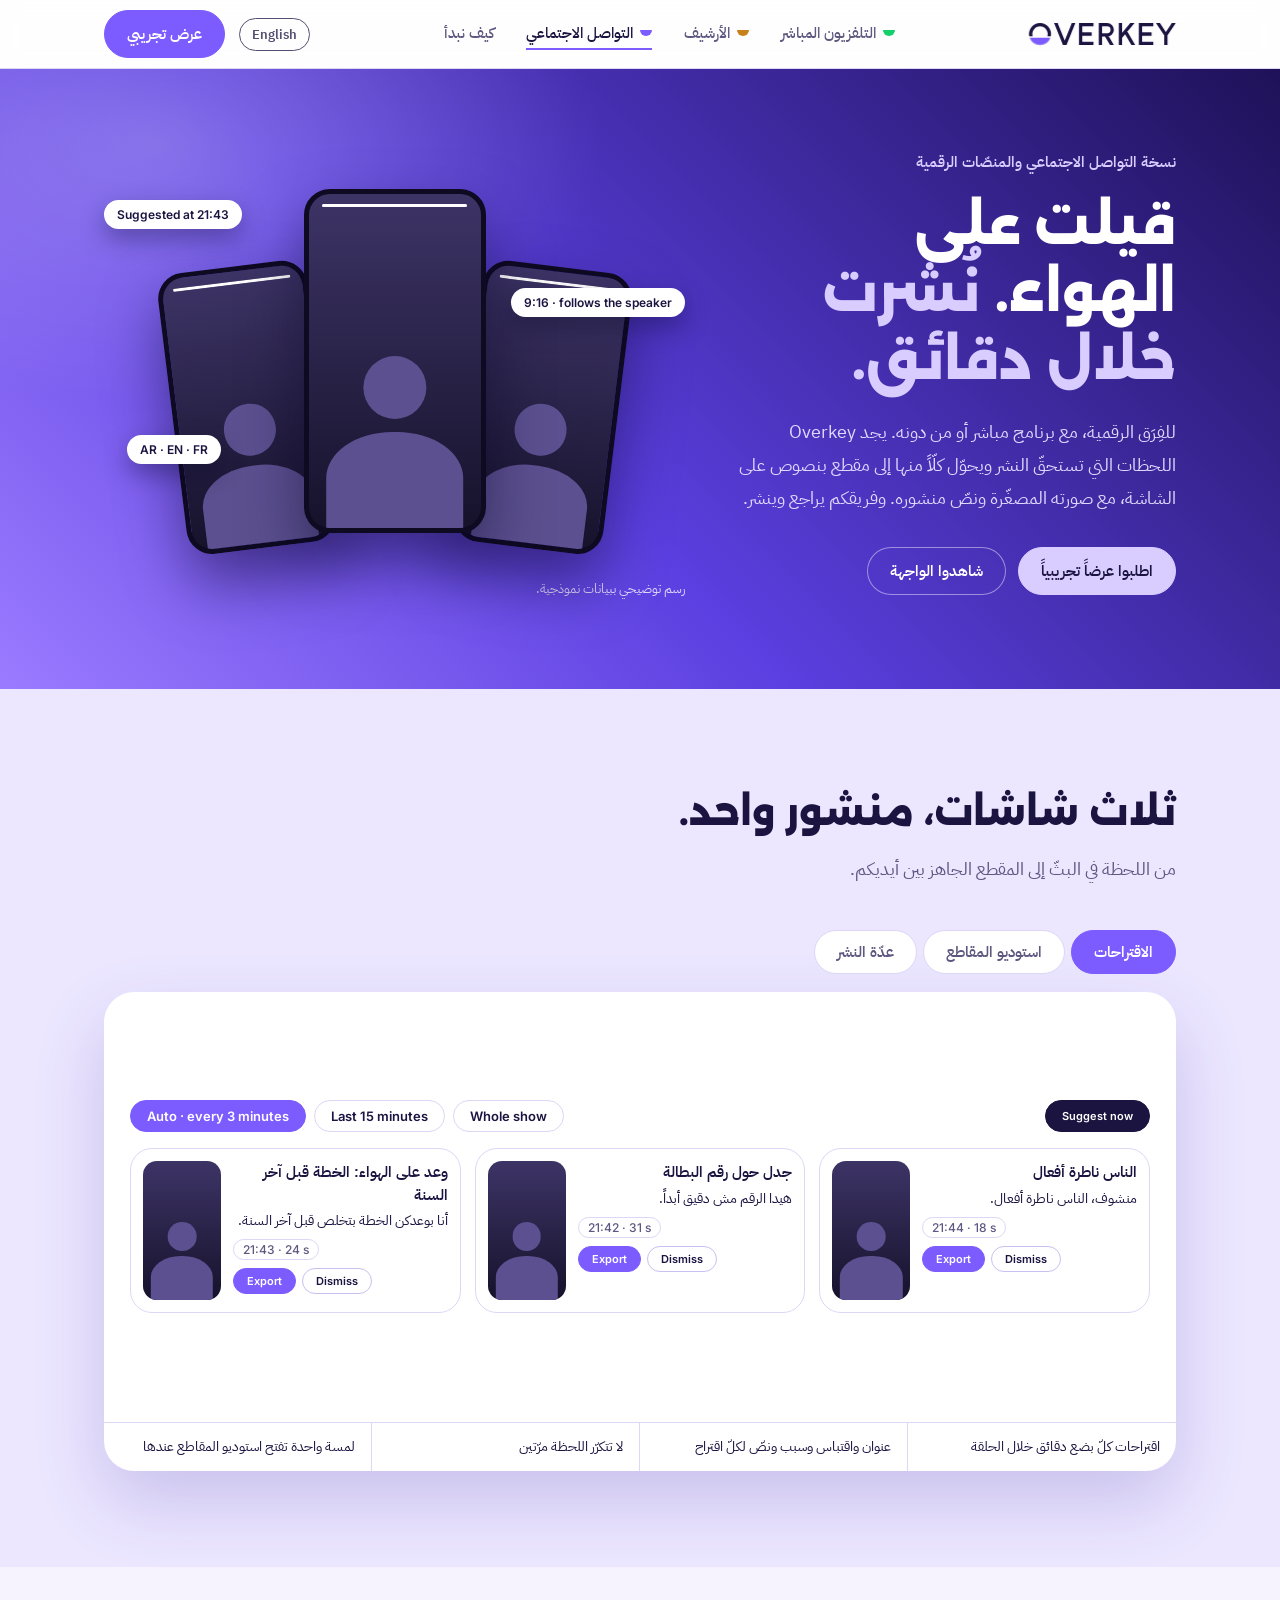
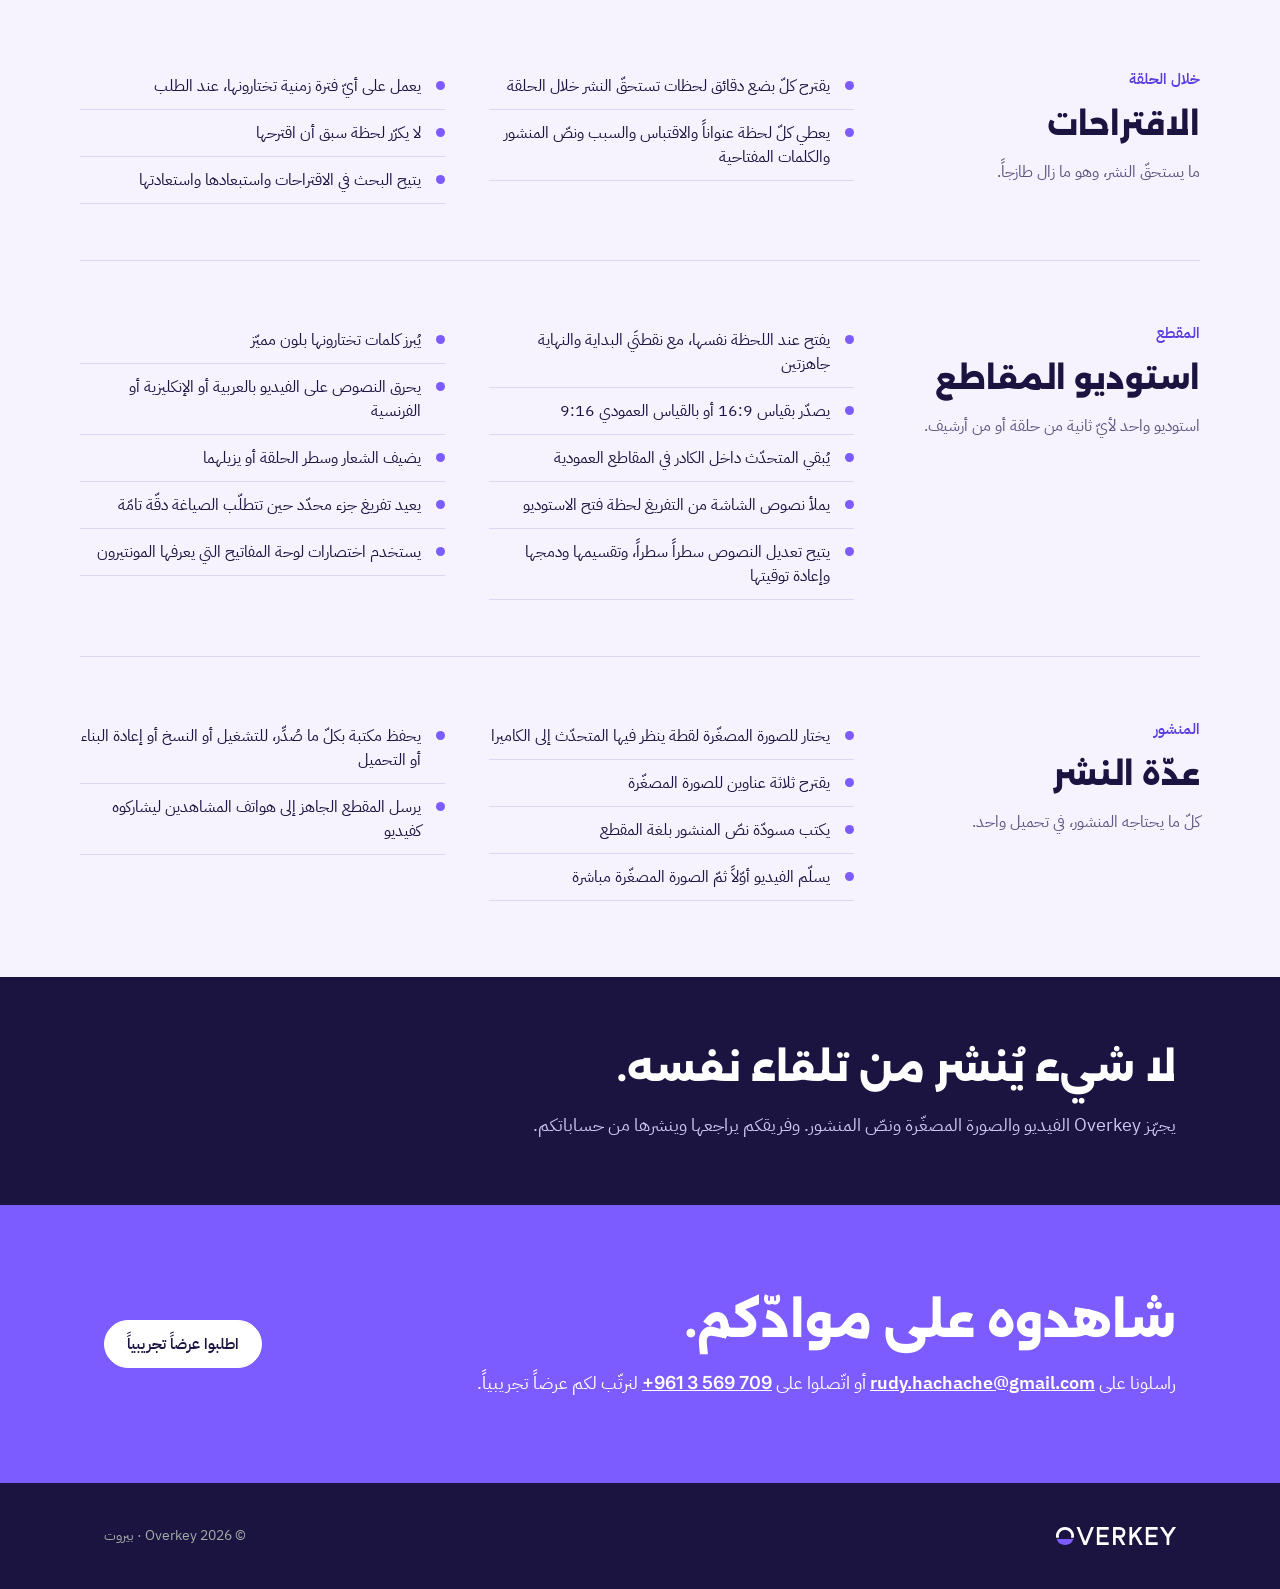
<file: ar/social.html>
<!doctype html>
<html lang="ar" dir="rtl">
<head>
<meta charset="utf-8">
<meta name="viewport" content="width=device-width, initial-scale=1">
<title>التواصل الاجتماعي — Overkey</title>
<meta name="description" content="نسخة التواصل الاجتماعي من Overkey: اقتراحات نشر خلال الحلقة، مقاطع أفقية وعمودية تتابع المتحدّث، نصوص محروقة بثلاث لغات، صور مصغّرة ونصوص منشورات.">
<meta property="og:title" content="التواصل الاجتماعي — Overkey">
<meta property="og:description" content="نسخة التواصل الاجتماعي من Overkey: اقتراحات نشر خلال الحلقة، مقاطع أفقية وعمودية تتابع المتحدّث، نصوص محروقة بثلاث لغات، صور مصغّرة ونصوص منشورات.">
<meta property="og:type" content="website">
<meta property="og:url" content="https://overkey.ai/ar/social.html">
<meta property="og:image" content="https://overkey.ai/assets/og.png">
<meta name="twitter:card" content="summary_large_image">
<link rel="canonical" href="https://overkey.ai/ar/social.html">
<link rel="alternate" hreflang="en" href="https://overkey.ai/social.html">
<link rel="alternate" hreflang="ar" href="https://overkey.ai/ar/social.html">
<meta name="theme-color" content="#0B0D0C">
<link rel="icon" href="../favicon.ico" sizes="any">
<link rel="icon" type="image/png" sizes="32x32" href="../assets/favicon-32.png">
<link rel="apple-touch-icon" href="../assets/apple-touch-icon.png">
<link rel="preconnect" href="https://fonts.googleapis.com">
<link rel="preconnect" href="https://fonts.gstatic.com" crossorigin>
<link href="https://fonts.googleapis.com/css2?family=Source+Serif+4:opsz,wght@8..60,500;8..60,600&family=IBM+Plex+Sans+Arabic:wght@400;500;600;700&family=Inter:wght@400;500;600&family=Noto+Naskh+Arabic:wght@400;600&family=Outfit:wght@500;600;800&family=Alexandria:wght@500;600;800&display=swap" rel="stylesheet">
<link rel="stylesheet" href="../assets/main.css?v=a4e86fa5">
<link rel="stylesheet" href="../assets/platform.css?v=3b271c51">
<link rel="stylesheet" href="../assets/worlds.css?v=92ea1570">
<link rel="stylesheet" href="../assets/rtl.css?v=4592d6d9">
</head>
<body class="t-soc">
<header class="nav">
  <div class="wrap">
    <a class="logo" href="index.html" aria-label="Overkey"><svg viewBox="0 0 667 100" role="img" aria-label="Overkey"><path class="lg-ring" fill="#fff" d="M1.01,60 A50,50 0 1 1 98.99,60 H83.54 A35,35 0 1 0 16.46,60 Z"/><path class="lg-strap" fill="#14D06C" d="M2.98,67 H97.02 A50,50 0 0 1 2.98,67 Z"/><path class="lg-let" fill="#fff" d="M130.2,0 L162.3,79.88 L194.4,0 L210.56,0 L170.38,100 L154.22,100 L114.04,0 Z M227,0 H293 V15 H242 V42.5 H285 V57.5 H242 V85 H293 V100 H227 Z M317,0 H355 A30.75,30.75 0 0 1 355,61.5 H332 V100 H317 Z M332,15 V46.5 H355 A15.75,15.75 0 0 0 355,15 Z M356.47,50.21 L385.66,100 L368.27,100 L343.53,57.79 Z M408,0 L423,0 L423,100 L408,100 Z M415.5,53.31 L460.16,0 L479.73,0 L415.5,76.67 Z M444.48,34.23 L482.7,100 L465.35,100 L431.52,41.77 Z M499,0 H565 V15 H514 V42.5 H557 V57.5 H514 V85 H565 V100 H499 Z M595.01,0 L622,40.48 L648.99,0 L667.01,0 L622,67.52 L576.99,0 Z M614.5,50 L629.5,50 L629.5,100 L614.5,100 Z"/></svg></a>
    <ul>
      <li><a href="tv.html">التلفزيون المباشر</a></li>
      <li><a href="archives.html">الأرشيف</a></li>
      <li><a href="social.html" class="cur">التواصل الاجتماعي</a></li>
      <li><a href="index.html#start">كيف نبدأ</a></li>
    </ul>
    <div class="nav-end"><a class="lang" href="../social.html" lang="en">English</a><a class="btn key" href="#contact">عرض تجريبي</a></div>
  </div>
</header>

<main id="top">

<div class="hero">
  <div class="wrap">
    <div>
      <p class="eyebrow rv">نسخة التواصل الاجتماعي والمنصّات الرقمية</p>
      <h1 class="rv h-sm" style="--d:.08s">قيلت على الهواء. <em>نُشرت خلال دقائق.</em></h1>
      <p class="lede rv" style="--d:.16s">للفِرَق الرقمية، مع برنامج مباشر أو من دونه. يجد Overkey اللحظات التي تستحقّ النشر ويحوّل كلّاً منها إلى مقطع بنصوص على الشاشة، مع صورته المصغّرة ونصّ منشوره. وفريقكم يراجع وينشر.</p>
      <div class="cta rv" style="--d:.24s">
        <a class="btn key" href="#contact">اطلبوا عرضاً تجريبياً</a>
        <a class="btn ghost inv" href="#modules">شاهدوا الواجهة</a>
      </div>
    </div>
    <div class="rv" style="--d:.2s">
      <div dir="ltr" class="scene sc-phones on" data-world="soc" data-word="لمنصّات التواصل." data-hold="400,1000,1700,5200" role="img" aria-label="Animation: three phones play vertical clips with captions, cut from moments suggested during a show, and each comes out ready to post">
        <div class="phones"><div class="fone p1"><i class="story"></i><div class="fig a"><i></i><i></i></div><div class="cap2" dir="rtl"><span>هيدا الرقم <b>مش دقيق</b></span><span>الإحصاءات <b>بتقول غير هيك</b></span></div></div><div class="fone p2 big"><i class="story"></i><div class="fig a"><i></i><i></i></div><div class="cap2" dir="rtl"><span>أنا <b>بوعدكن</b></span><span>الخطة بتخلص <b>قبل آخر السنة</b></span></div></div><div class="fone p3"><i class="story"></i><div class="fig a"><i></i><i></i></div><div class="cap2" dir="rtl"><span>منشوف</span><span>الناس <b>ناطرة أفعال</b></span></div></div></div>
        <span class="fl f1">Suggested at 21:43</span><span class="fl f2">9:16 · follows the speaker</span><span class="fl f3">AR · EN · FR</span>
        <div class="toast"><b>Ready to post</b><span>Video</span><span>Thumbnail</span><span>Caption</span></div>
      </div>
      <p class="note">رسم توضيحي ببيانات نموذجية.</p>
    </div>
  </div>
</div>

<section class="ui-sec" id="modules">
  <div class="wrap">
    <div class="head rv">
      <h2>ثلاث شاشات، منشور واحد.</h2>
      <p>من اللحظة في البثّ إلى المقطع الجاهز بين أيديكم.</p>
    </div>
    <div class="rv">
      <div class="tabs" role="tablist" aria-label="Social screens">
        <button type="button" role="tab" data-tab="sug">الاقتراحات</button>
        <button type="button" role="tab" data-tab="clips">استوديو المقاطع</button>
        <button type="button" role="tab" data-tab="kit">عدّة النشر</button>
      </div>
      <div class="win" dir="ltr">
        <div class="panel" data-tab="sug">
          <div class="pbody p-sug"><div>
            <div class="pill-row" style="margin-bottom:16px"><span class="pill on">Auto · every 3 minutes</span><span class="pill">Last 15 minutes</span><span class="pill">Whole show</span><span class="u-btn k" style="margin-left:auto;padding:8px 16px">Suggest now</span></div>
            <div class="feed">
              <div class="fpost pop" style="--k:0"><div class="vthumb"><div class="fig a"><i></i><i></i></div></div><div><h6 dir="rtl">وعد على الهواء: الخطة قبل آخر السنة</h6><div class="u-ar" dir="rtl">أنا بوعدكن الخطة بتخلص قبل آخر السنة.</div><div class="row"><span class="chip line">21:43 · 24 s</span></div><div class="row"><span class="u-btn go">Export</span><span class="u-btn">Dismiss</span></div></div></div>
              <div class="fpost pop" style="--k:1"><div class="vthumb"><div class="fig a"><i></i><i></i></div></div><div><h6 dir="rtl">جدل حول رقم البطالة</h6><div class="u-ar" dir="rtl">هيدا الرقم مش دقيق أبداً.</div><div class="row"><span class="chip line">21:42 · 31 s</span></div><div class="row"><span class="u-btn go">Export</span><span class="u-btn">Dismiss</span></div></div></div>
              <div class="fpost pop" style="--k:2"><div class="vthumb"><div class="fig a"><i></i><i></i></div></div><div><h6 dir="rtl">الناس ناطرة أفعال</h6><div class="u-ar" dir="rtl">منشوف، الناس ناطرة أفعال.</div><div class="row"><span class="chip line">21:44 · 18 s</span></div><div class="row"><span class="u-btn go">Export</span><span class="u-btn">Dismiss</span></div></div></div>
            </div>
          </div></div>
          <div class="pts" dir="rtl"><span>اقتراحات كلّ بضع دقائق خلال الحلقة</span><span>عنوان واقتباس وسبب ونصّ لكلّ اقتراح</span><span>لا تتكرّر اللحظة مرّتين</span><span>لمسة واحدة تفتح استوديو المقاطع عندها</span></div>
        </div>

        <div class="panel" data-tab="clips">
          <div class="pbody"><div class="studio">
            <div class="phoneL"><i class="story"></i><div class="fig a"><i></i><i></i></div><div class="cap2" dir="rtl"><span>أنا <b>بوعدكن</b></span><span>الخطة بتخلص <b>قبل آخر السنة</b></span></div></div>
            <div class="ctl">
              <div><div class="u-h">Shape</div><div class="pill-row"><span class="pill">16:9</span><span class="pill on">9:16</span><span class="pill on">Follow the speaker</span><span class="pill">Logo</span></div></div>
              <div><div class="u-h">Captions</div>
                <div class="inp pop" style="--k:1"><span class="u-t">0.0</span><span class="u-ar" dir="rtl">أنا بوعدكن</span></div>
                <div class="inp pop" style="--k:2"><span class="u-t">1.6</span><span class="u-ar" dir="rtl">الخطة بتخلص <mark>قبل آخر السنة</mark></span></div>
              </div>
              <div class="pill-row"><span class="pill on">AR</span><span class="pill">EN</span><span class="pill">FR</span><span class="btn key pulse-btn" style="margin-left:auto">Export</span></div>
            </div>
          </div></div>
          <div class="pts" dir="rtl"><span>بقياس 16:9 أو عمودياً، مع متابعة المتحدّث</span><span>نصوص تُعدَّل سطراً سطراً</span><span>كلمات مختارة بلون مميّز</span><span>بالعربية أو الإنكليزية أو الفرنسية</span></div>
        </div>

        <div class="panel" data-tab="kit">
          <div class="pbody"><div class="studio">
            <div class="phoneL post"><div class="who2"><i></i>Your channel</div><div class="pic"><div class="fig a"><i></i><i></i></div><b dir="rtl">الخطة <mark>قبل آخر السنة</mark>؟</b></div><p dir="rtl">وعد على الهواء: الخطة بتخلص قبل آخر السنة. #الاقتصاد #سوق_العمل</p></div>
            <div class="ctl">
              <div><div class="u-h">Headline suggestions</div><div class="pill-row"><span class="pill cyc" dir="rtl" style="--k:0">الخطة قبل آخر السنة؟</span><span class="pill cyc" dir="rtl" style="--k:1">وعد على الهواء</span><span class="pill cyc" dir="rtl" style="--k:2">الناس ناطرة أفعال</span></div></div>
              <div><div class="u-h">Social caption</div><div class="capbox pop" style="--k:3" dir="rtl">وعد على الهواء: الخطة بتخلص قبل آخر السنة. #الاقتصاد #سوق_العمل</div></div>
              <div class="pill-row"><span class="pill on">AR</span><span class="pill">EN</span><span class="pill">FR</span><span class="btn key" style="margin-left:auto">Download all</span></div>
            </div>
          </div></div>
          <div class="pts" dir="rtl"><span>صورة مصغّرة بعنوان على لقطة نظيفة</span><span>ثلاثة عناوين مقترحة</span><span>نصّ منشور بلغة المقطع</span><span>الفيديو أوّلاً ثمّ الصورة المصغّرة</span></div>
        </div>
      </div>
    </div>
  </div>
</section>

<div class="wrap groups">
  <div class="group rv" id="moments">
    <div>
      <span class="n">خلال الحلقة</span>
      <h2>الاقتراحات</h2>
      <p class="about">ما يستحقّ النشر، وهو ما زال طازجاً.</p>
    </div>
    <ul class="feat">
      <li>يقترح كلّ بضع دقائق لحظات تستحقّ النشر خلال الحلقة</li>
      <li>يعطي كلّ لحظة عنواناً والاقتباس والسبب ونصّ المنشور والكلمات المفتاحية</li>
      <li>يعمل على أيّ فترة زمنية تختارونها، عند الطلب</li>
      <li>لا يكرّر لحظة سبق أن اقترحها</li>
      <li>يتيح البحث في الاقتراحات واستبعادها واستعادتها</li>
    </ul>
  </div>
  <div class="group rv" id="clip">
    <div>
      <span class="n">المقطع</span>
      <h2>استوديو المقاطع</h2>
      <p class="about">استوديو واحد لأيّ ثانية من حلقة أو من أرشيف.</p>
    </div>
    <ul class="feat">
      <li>يفتح عند اللحظة نفسها، مع نقطتَي البداية والنهاية جاهزتين</li>
      <li>يصدّر بقياس 16:9 أو بالقياس العمودي 9:16</li>
      <li>يُبقي المتحدّث داخل الكادر في المقاطع العمودية</li>
      <li>يملأ نصوص الشاشة من التفريغ لحظة فتح الاستوديو</li>
      <li>يتيح تعديل النصوص سطراً سطراً، وتقسيمها ودمجها وإعادة توقيتها</li>
      <li>يُبرز كلمات تختارونها بلون مميّز</li>
      <li>يحرق النصوص على الفيديو بالعربية أو الإنكليزية أو الفرنسية</li>
      <li>يضيف الشعار وسطر الحلقة أو يزيلهما</li>
      <li>يعيد تفريغ جزء محدّد حين تتطلّب الصياغة دقّة تامّة</li>
      <li>يستخدم اختصارات لوحة المفاتيح التي يعرفها المونتيرون</li>
    </ul>
  </div>
  <div class="group rv" id="kit">
    <div>
      <span class="n">المنشور</span>
      <h2>عدّة النشر</h2>
      <p class="about">كلّ ما يحتاجه المنشور، في تحميل واحد.</p>
    </div>
    <ul class="feat">
      <li>يختار للصورة المصغّرة لقطة ينظر فيها المتحدّث إلى الكاميرا</li>
      <li>يقترح ثلاثة عناوين للصورة المصغّرة</li>
      <li>يكتب مسودّة نصّ المنشور بلغة المقطع</li>
      <li>يسلّم الفيديو أوّلاً ثمّ الصورة المصغّرة مباشرة</li>
      <li>يحفظ مكتبة بكلّ ما صُدِّر، للتشغيل أو النسخ أو إعادة البناء أو التحميل</li>
      <li>يرسل المقطع الجاهز إلى هواتف المشاهدين ليشاركوه كفيديو</li>
    </ul>
  </div>
</div>

<div class="band">
  <div class="wrap rv">
    <h2>لا شيء يُنشر من تلقاء نفسه.</h2>
    <p>يجهّز Overkey الفيديو والصورة المصغّرة ونصّ المنشور. وفريقكم يراجعها وينشرها من حساباتكم.</p>
  </div>
</div>

<div class="contact" id="contact">
  <div class="wrap">
    <div class="rv">
      <h2>شاهدوه على موادّكم.</h2>
      <p>راسلونا على <a class="mail" href="mailto:rudy.hachache@gmail.com?subject=Overkey%20demo">rudy.hachache@gmail.com</a> أو اتّصلوا على <a class="mail" href="tel:+9613569709" dir="ltr">+961 3 569 709</a> لنرتّب لكم عرضاً تجريبياً.</p>
    </div>
    <a class="btn rv" style="--d:.12s" href="mailto:rudy.hachache@gmail.com?subject=Overkey%20demo">اطلبوا عرضاً تجريبياً</a>
  </div>
</div>

</main>

<footer>
  <div class="wrap">
    <span class="logo still"><svg viewBox="0 0 667 100" role="img" aria-label="Overkey"><path class="lg-ring" fill="#fff" d="M1.01,60 A50,50 0 1 1 98.99,60 H83.54 A35,35 0 1 0 16.46,60 Z"/><path class="lg-strap" fill="#14D06C" d="M2.98,67 H97.02 A50,50 0 0 1 2.98,67 Z"/><path class="lg-let" fill="#fff" d="M130.2,0 L162.3,79.88 L194.4,0 L210.56,0 L170.38,100 L154.22,100 L114.04,0 Z M227,0 H293 V15 H242 V42.5 H285 V57.5 H242 V85 H293 V100 H227 Z M317,0 H355 A30.75,30.75 0 0 1 355,61.5 H332 V100 H317 Z M332,15 V46.5 H355 A15.75,15.75 0 0 0 355,15 Z M356.47,50.21 L385.66,100 L368.27,100 L343.53,57.79 Z M408,0 L423,0 L423,100 L408,100 Z M415.5,53.31 L460.16,0 L479.73,0 L415.5,76.67 Z M444.48,34.23 L482.7,100 L465.35,100 L431.52,41.77 Z M499,0 H565 V15 H514 V42.5 H557 V57.5 H514 V85 H565 V100 H499 Z M595.01,0 L622,40.48 L648.99,0 L667.01,0 L622,67.52 L576.99,0 Z M614.5,50 L629.5,50 L629.5,100 L614.5,100 Z"/></svg></span>
    <span>© 2026 Overkey · بيروت</span>
  </div>
</footer>

<script src="../assets/main.js?v=e4a1b0f4"></script>
</body>
</html>
</file>
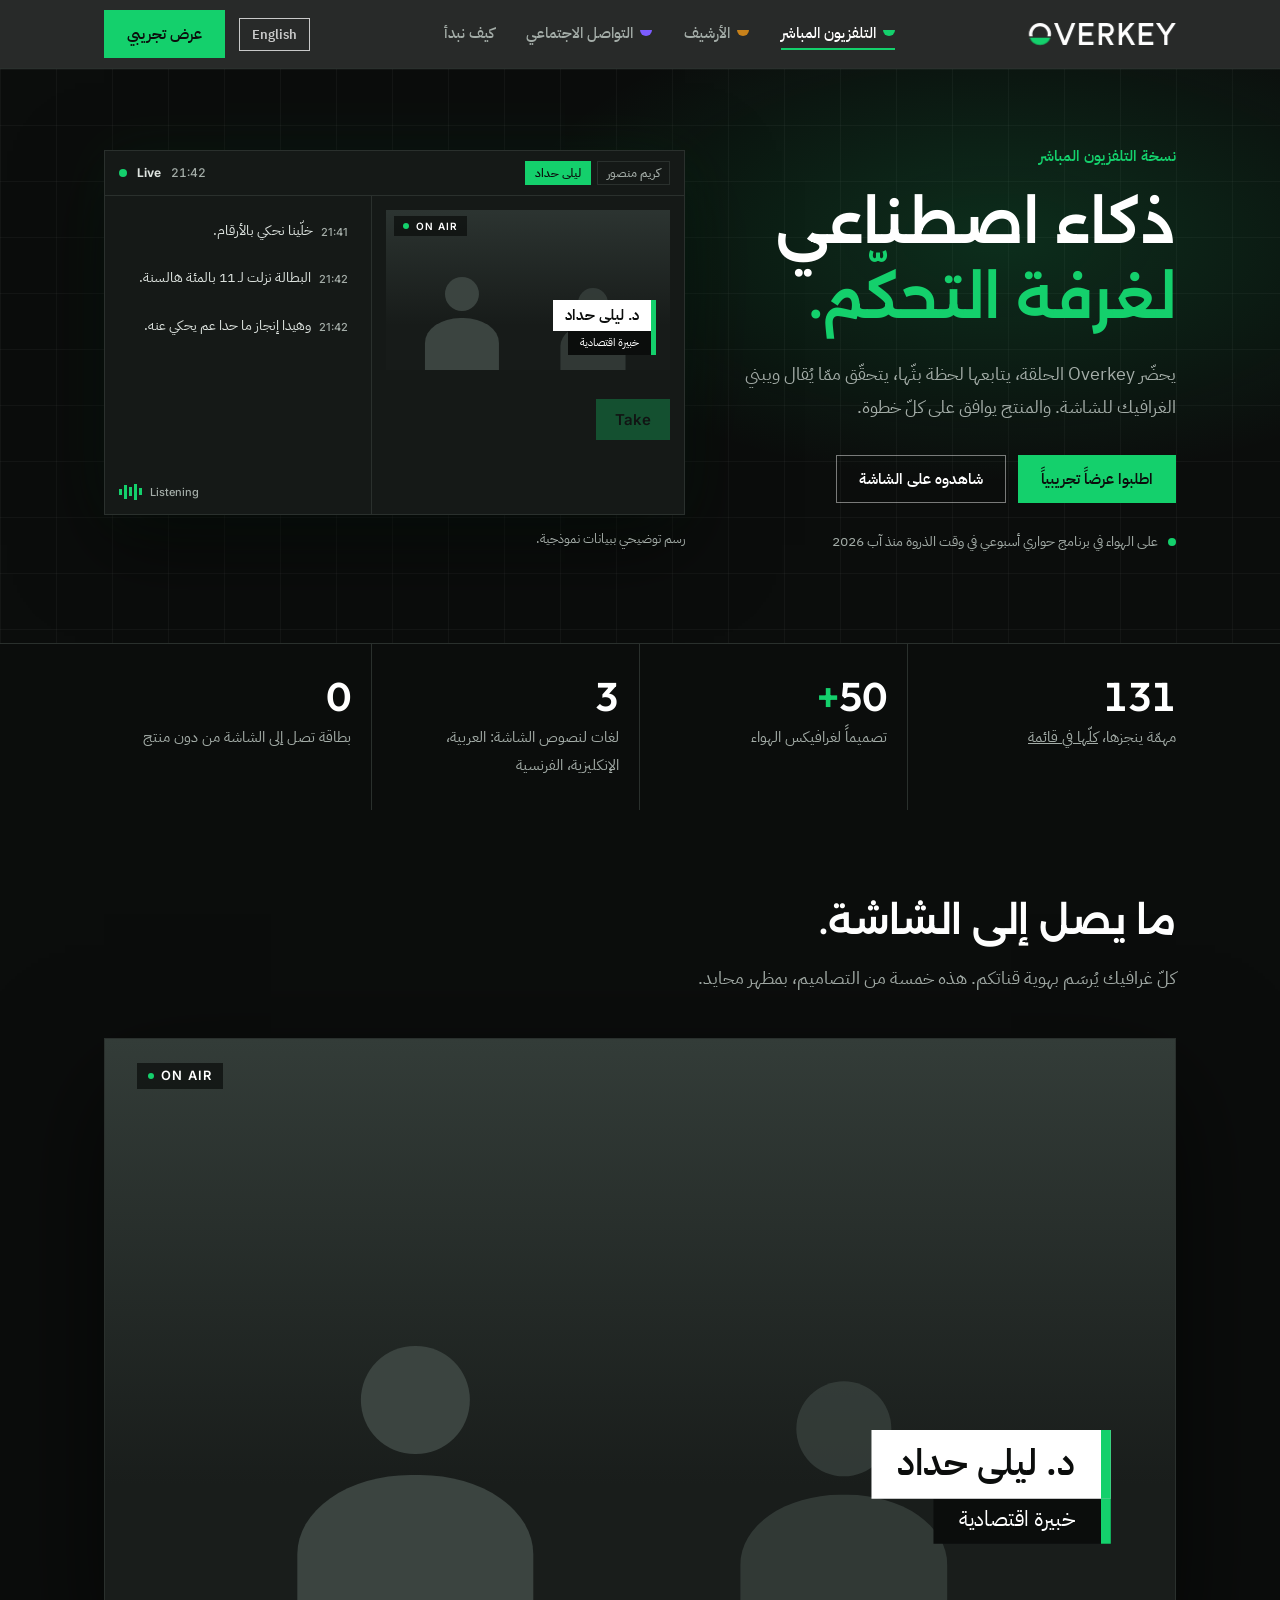
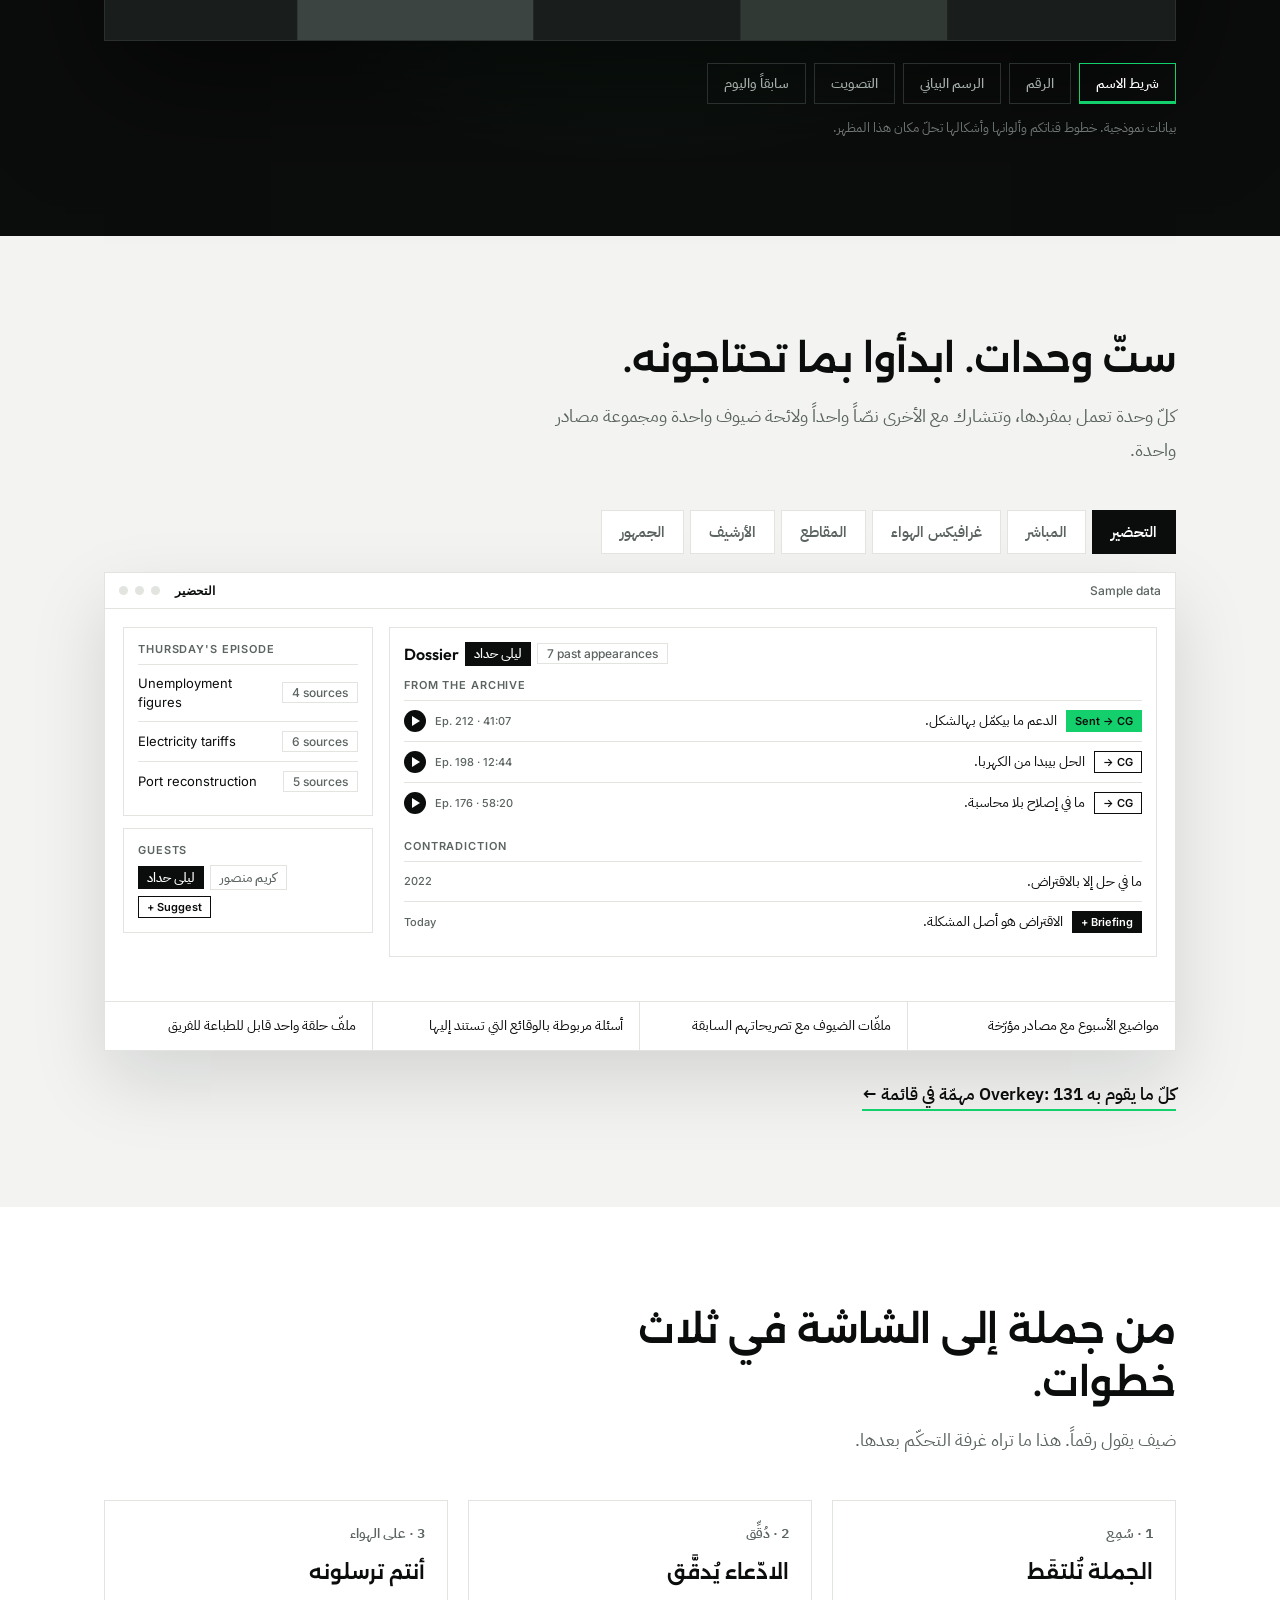
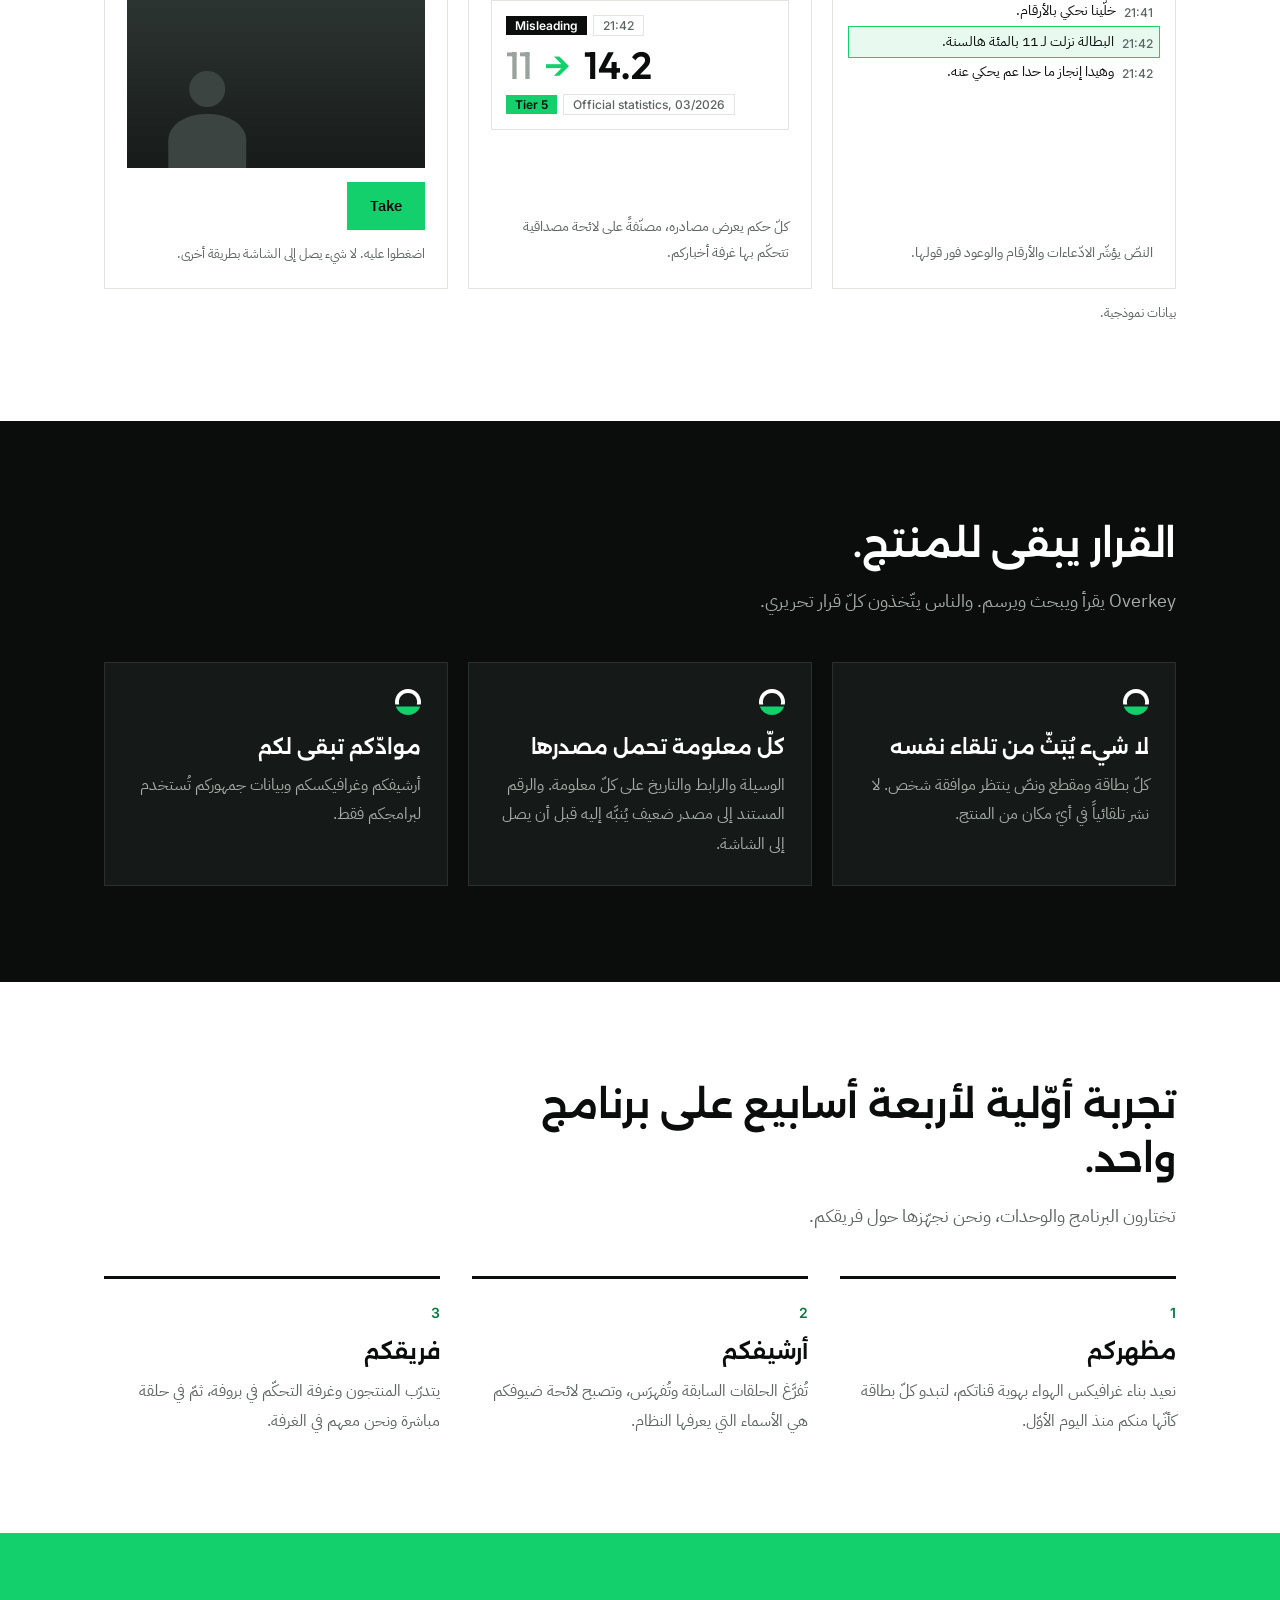
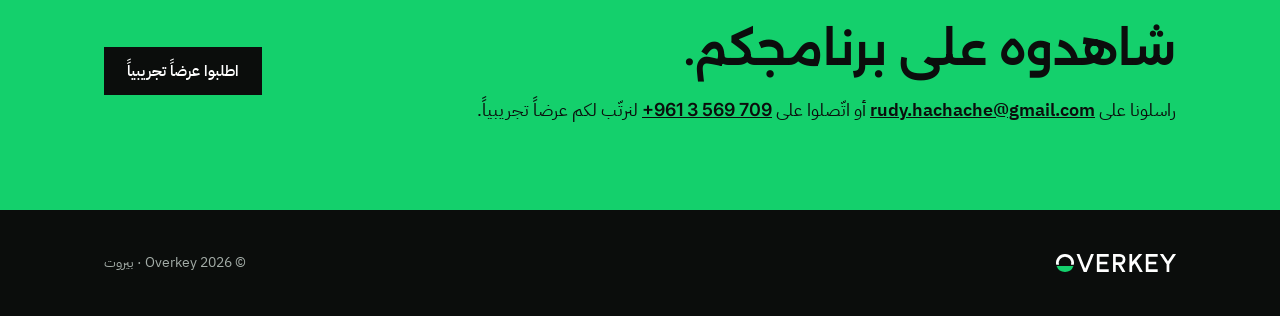
<file: ar/tv.html>
<!doctype html>
<html lang="ar" dir="rtl">
<head>
<meta charset="utf-8">
<meta name="viewport" content="width=device-width, initial-scale=1">
<title>التلفزيون المباشر — Overkey</title>
<meta name="description" content="نسخة التلفزيون المباشر من Overkey: التحضير، التفريغ المباشر وتدقيق الحقائق، غرافيكس الهواء، الرسوم البيانية، التصويت، المقاطع، الأرشيف وأدوات الجمهور. والمنتج يوافق على كلّ خطوة.">
<meta property="og:title" content="التلفزيون المباشر — Overkey">
<meta property="og:description" content="نسخة التلفزيون المباشر من Overkey: التحضير، التفريغ المباشر وتدقيق الحقائق، غرافيكس الهواء، الرسوم البيانية، التصويت، المقاطع، الأرشيف وأدوات الجمهور. والمنتج يوافق على كلّ خطوة.">
<meta property="og:type" content="website">
<meta property="og:url" content="https://overkey.ai/ar/tv.html">
<meta property="og:image" content="https://overkey.ai/assets/og.png">
<meta name="twitter:card" content="summary_large_image">
<link rel="canonical" href="https://overkey.ai/ar/tv.html">
<link rel="alternate" hreflang="en" href="https://overkey.ai/tv.html">
<link rel="alternate" hreflang="ar" href="https://overkey.ai/ar/tv.html">
<meta name="theme-color" content="#0B0D0C">
<link rel="icon" href="../favicon.ico" sizes="any">
<link rel="icon" type="image/png" sizes="32x32" href="../assets/favicon-32.png">
<link rel="apple-touch-icon" href="../assets/apple-touch-icon.png">
<link rel="preconnect" href="https://fonts.googleapis.com">
<link rel="preconnect" href="https://fonts.gstatic.com" crossorigin>
<link href="https://fonts.googleapis.com/css2?family=Source+Serif+4:opsz,wght@8..60,500;8..60,600&family=IBM+Plex+Sans+Arabic:wght@400;500;600;700&family=Inter:wght@400;500;600&family=Noto+Naskh+Arabic:wght@400;600&family=Outfit:wght@500;600;800&family=Alexandria:wght@500;600;800&display=swap" rel="stylesheet">
<link rel="stylesheet" href="../assets/main.css?v=a4e86fa5">
<link rel="stylesheet" href="../assets/platform.css?v=3b271c51">
<link rel="stylesheet" href="../assets/worlds.css?v=92ea1570">
<link rel="stylesheet" href="../assets/rtl.css?v=4592d6d9">
</head>
<body class="t-tv">

<header class="nav">
  <div class="wrap">
    <a class="logo" href="index.html" aria-label="Overkey"><svg viewBox="0 0 667 100" role="img" aria-label="Overkey"><path class="lg-ring" fill="#fff" d="M1.01,60 A50,50 0 1 1 98.99,60 H83.54 A35,35 0 1 0 16.46,60 Z"/><path class="lg-strap" fill="#14D06C" d="M2.98,67 H97.02 A50,50 0 0 1 2.98,67 Z"/><path class="lg-let" fill="#fff" d="M130.2,0 L162.3,79.88 L194.4,0 L210.56,0 L170.38,100 L154.22,100 L114.04,0 Z M227,0 H293 V15 H242 V42.5 H285 V57.5 H242 V85 H293 V100 H227 Z M317,0 H355 A30.75,30.75 0 0 1 355,61.5 H332 V100 H317 Z M332,15 V46.5 H355 A15.75,15.75 0 0 0 355,15 Z M356.47,50.21 L385.66,100 L368.27,100 L343.53,57.79 Z M408,0 L423,0 L423,100 L408,100 Z M415.5,53.31 L460.16,0 L479.73,0 L415.5,76.67 Z M444.48,34.23 L482.7,100 L465.35,100 L431.52,41.77 Z M499,0 H565 V15 H514 V42.5 H557 V57.5 H514 V85 H565 V100 H499 Z M595.01,0 L622,40.48 L648.99,0 L667.01,0 L622,67.52 L576.99,0 Z M614.5,50 L629.5,50 L629.5,100 L614.5,100 Z"/></svg></a>
    <ul>
      <li><a href="tv.html" class="cur">التلفزيون المباشر</a></li>
      <li><a href="archives.html">الأرشيف</a></li>
      <li><a href="social.html">التواصل الاجتماعي</a></li>
      <li><a href="index.html#start">كيف نبدأ</a></li>
    </ul>
    <div class="nav-end"><a class="lang" href="../tv.html" lang="en">English</a><a class="btn key" href="#contact">عرض تجريبي</a></div>
  </div>
</header>

<main id="top">

<div class="hero">
  <div class="wrap">
    <div>
      <p class="eyebrow rv">نسخة التلفزيون المباشر</p>
      <h1 class="rv" style="--d:.08s">ذكاء اصطناعي <em>لغرفة التحكّم.</em></h1>
      <p class="lede rv" style="--d:.16s">يحضّر Overkey الحلقة، يتابعها لحظة بثّها، يتحقّق ممّا يُقال ويبني الغرافيك للشاشة. والمنتج يوافق على كلّ خطوة.</p>
      <div class="cta rv" style="--d:.24s">
        <a class="btn key" href="#contact">اطلبوا عرضاً تجريبياً</a>
        <a class="btn ghost inv" href="#reel-sec">شاهدوه على الشاشة</a>
      </div>
      <p class="since rv" style="--d:.32s"><span class="live-dot"></span>على الهواء في برنامج حواري أسبوعي في وقت الذروة منذ آب 2026</p>
    </div>

    <div class="rv" style="--d:.2s">
      <div dir="ltr" class="scene sc-tv on" data-hold="900,1100,1000,1100,1900,1500,450,4600" role="img" aria-label="Animation: a guest's claim is caught in the live transcript, checked, and sent to air as a graphic when the producer presses Take">
        <div class="app-bar"><span class="live-dot"></span><b>Live</b><span class="clock">21:42</span><span class="who"><i class="on" dir="rtl">ليلى حداد</i><i dir="rtl">كريم منصور</i></span></div>
        <div class="app-body">
          <div class="tx" dir="rtl">
            <p class="l l0"><time dir="ltr">21:41</time><span>خلّينا نحكي بالأرقام.</span></p>
            <p class="l l1"><time dir="ltr">21:42</time><span>البطالة نزلت لـ 11 بالمئة هالسنة.</span><em dir="ltr">Claim</em></p>
            <p class="l l2"><time dir="ltr">21:42</time><span>وهيدا إنجاز ما حدا عم يحكي عنه.</span></p>
            <div class="wave"><span><i></i><i></i><i></i><i></i><i></i></span>Listening</div>
          </div>
          <div class="side">
            <div class="pgm">
              <span class="tally">ON AIR</span>
              <div class="fig a"><i></i><i></i></div>
              <div class="fig b"><i></i><i></i></div>
              <div class="l3"><b dir="rtl">د. ليلى حداد</b><span dir="rtl">خبيرة اقتصادية</span></div>
              <div class="num" dir="rtl"><span>نسبة البطالة الرسمية بالمئة</span><b><span class="was">11</span><span class="arr">→</span>14.2</b></div>
            </div>
            <div class="tray">
              <div class="fcard">
                <small>Fact-check</small>
                <div class="checking">Checking sources <i></i><i></i><i></i></div>
                <div class="verdict"><span class="chip warn">Misleading</span><b><span class="was">11</span><span class="arr">→</span>14.2</b><span class="chip line">2 sources</span></div>
              </div>
              <span class="btn key take">Take</span>
            </div>
          </div>
        </div>
      </div>
      <p class="note">رسم توضيحي ببيانات نموذجية.</p>
    </div>
  </div>
</div>

<div class="strip">
  <div class="wrap">
    <div class="rv"><b><span data-count="131">131</span></b>مهمّة ينجزها، <a href="features.html">كلّها في قائمة</a></div>
    <div class="rv" style="--d:.08s"><b><span data-count="50">50</span><i>+</i></b>تصميماً لغرافيكس الهواء</div>
    <div class="rv" style="--d:.16s"><b><span data-count="3">3</span></b>لغات لنصوص الشاشة: العربية، الإنكليزية، الفرنسية</div>
    <div class="rv" style="--d:.24s"><b>0</b>بطاقة تصل إلى الشاشة من دون منتج</div>
  </div>
</div>

<section class="dark reel-sec" id="reel-sec">
  <div class="wrap">
    <div class="head rv">
      <h2>ما يصل إلى الشاشة.</h2>
      <p>كلّ غرافيك يُرسَم بهوية قناتكم. هذه خمسة من التصاميم، بمظهر محايد.</p>
    </div>
    <div class="rv" id="reel">
      <div class="tv" dir="ltr">
        <span class="tally">ON AIR</span>
        <div class="fig a"><i></i><i></i></div>
        <div class="fig b"><i></i><i></i></div>

        <div class="g g-strap"><div class="box"><b dir="rtl">د. ليلى حداد</b><span dir="rtl">خبيرة اقتصادية</span></div></div>

        <div class="g g-num"><div class="box" dir="rtl">
          <span class="kick">الرقم</span>
          <div class="v">14.2</div>
          <div class="c">نسبة البطالة الرسمية بالمئة</div>
          <div class="said-line">قيل على الهواء: 11</div>
        </div></div>

        <div class="g g-chart"><div class="box" dir="rtl">
          <span class="kick" style="align-self:flex-start">تحقّق</span>
          <h4>البطالة بالمئة: ما قيل وما تقوله الأرقام</h4>
          <div class="cols">
            <div class="col said" style="--h:13.2cqw;--k:0"><b>11</b><i></i><span>قيل على الهواء</span></div>
            <div class="col" style="--h:17cqw;--k:1"><b>14.2</b><i></i><span>الرسمي 2026</span></div>
            <div class="col old" style="--h:16.3cqw;--k:2"><b>13.6</b><i></i><span>2025</span></div>
            <div class="col old" style="--h:15.5cqw;--k:3"><b>12.9</b><i></i><span>2024</span></div>
          </div>
        </div></div>

        <div class="g g-poll"><div class="box" dir="rtl">
          <div>
            <h4>هل توافق على الخطة الاقتصادية الجديدة؟</h4>
            <div class="opt"><span>نعم</span><u style="--w:.62;--c:#14D06C"></u><em>62%</em></div>
            <div class="opt"><span>لا</span><u style="--w:.38"></u><em>38%</em></div>
          </div>
          <div class="qr"><i><span></span><span></span><span></span></i>صوّتوا الآن</div>
        </div></div>

        <div class="g g-then"><div class="box" dir="rtl">
          <span class="kick">تناقض</span>
          <div class="p"><small>سنة 2022</small><q>ما في حل إلا بالاقتراض.</q></div>
          <div class="p now"><small>اليوم</small><q>الاقتراض هو أصل المشكلة.</q></div>
        </div></div>
      </div>
      <div class="reel-nav" role="tablist" aria-label="Graphic designs">
        <button type="button">شريط الاسم</button>
        <button type="button">الرقم</button>
        <button type="button">الرسم البياني</button>
        <button type="button">التصويت</button>
        <button type="button">سابقاً واليوم</button>
      </div>
      <p class="note">بيانات نموذجية. خطوط قناتكم وألوانها وأشكالها تحلّ مكان هذا المظهر.</p>
    </div>
  </div>
</section>

<section class="ui-sec" id="modules">
  <div class="wrap">
    <div class="head rv">
      <h2>ستّ وحدات. ابدأوا بما تحتاجونه.</h2>
      <p>كلّ وحدة تعمل بمفردها، وتتشارك مع الأخرى نصّاً واحداً ولائحة ضيوف واحدة ومجموعة مصادر واحدة.</p>
    </div>

    <div class="rv">
      <div class="tabs" role="tablist" aria-label="Modules">
        <button type="button" role="tab" data-tab="prep">التحضير</button>
        <button type="button" role="tab" data-tab="live">المباشر</button>
        <button type="button" role="tab" data-tab="cg">غرافيكس الهواء</button>
        <button type="button" role="tab" data-tab="clips">المقاطع</button>
        <button type="button" role="tab" data-tab="arch">الأرشيف</button>
        <button type="button" role="tab" data-tab="aud">الجمهور</button>
      </div>

      <div class="win" dir="ltr">
        <div class="win-bar"><i></i><i></i><i></i><b id="win-title">Prep</b><span>Sample data</span></div>

        <div class="panel" data-tab="prep">
          <div class="pbody p-prep">
            <div>
              <div class="u-box">
                <div class="u-h">Thursday's episode</div>
                <div class="u-row pop" style="--k:0"><span style="flex:1">Unemployment figures</span><span class="chip line">4 sources</span></div>
                <div class="u-row pop" style="--k:1"><span style="flex:1">Electricity tariffs</span><span class="chip line">6 sources</span></div>
                <div class="u-row pop" style="--k:2"><span style="flex:1">Port reconstruction</span><span class="chip line">5 sources</span></div>
              </div>
              <div class="u-box">
                <div class="u-h">Guests</div>
                <div class="row"><span class="chip" dir="rtl">ليلى حداد</span><span class="chip line" dir="rtl">كريم منصور</span><span class="u-btn">+ Suggest</span></div>
              </div>
            </div>
            <div class="u-box">
              <div class="row" style="margin-bottom:12px"><b style="font:600 16px Outfit,sans-serif">Dossier</b><span class="chip" dir="rtl">ليلى حداد</span><span class="chip line">7 past appearances</span></div>
              <div class="u-h">From the archive</div>
              <div class="u-row pop" style="--k:2"><span class="play"></span><span class="u-t">Ep. 212 · 41:07</span><span class="u-ar" dir="rtl">الدعم ما بيكمّل بهالشكل.</span><span class="u-btn go">Sent → CG</span></div>
              <div class="u-row pop" style="--k:3"><span class="play"></span><span class="u-t">Ep. 198 · 12:44</span><span class="u-ar" dir="rtl">الحل بيبدا من الكهربا.</span><span class="u-btn">→ CG</span></div>
              <div class="u-row pop" style="--k:4"><span class="play"></span><span class="u-t">Ep. 176 · 58:20</span><span class="u-ar" dir="rtl">ما في إصلاح بلا محاسبة.</span><span class="u-btn">→ CG</span></div>
              <div class="u-h" style="margin-top:16px">Contradiction</div>
              <div class="u-row pop" style="--k:6"><span class="u-t">2022</span><span class="u-ar" dir="rtl">ما في حل إلا بالاقتراض.</span></div>
              <div class="u-row pop" style="--k:7"><span class="u-t">Today</span><span class="u-ar" dir="rtl">الاقتراض هو أصل المشكلة.</span><span class="u-btn k">+ Briefing</span></div>
            </div>
          </div>
          <div class="pts" dir="rtl"><span>مواضيع الأسبوع مع مصادر مؤرّخة</span><span>ملفّات الضيوف مع تصريحاتهم السابقة</span><span>أسئلة مربوطة بالوقائع التي تستند إليها</span><span>ملفّ حلقة واحد قابل للطباعة للفريق</span></div>
        </div>

        <div class="panel" data-tab="live">
          <div class="pbody p-live">
            <div>
              <div class="u-h">Who's talking</div>
              <div class="keys"><span class="on" dir="rtl"><kbd dir="ltr">1</kbd>ليلى حداد</span><span dir="rtl"><kbd dir="ltr">2</kbd>كريم منصور</span><span><kbd>3</kbd>Host</span><span><kbd>0</kbd>Nobody</span></div>
              <div class="scroller"><div>
                <div class="ln"><span class="u-t">21:41</span><span class="sp" dir="rtl">ليلى حداد</span><span class="u-ar" dir="rtl">خلّينا نحكي بالأرقام.</span></div>
                <div class="ln claim"><span class="u-t">21:42</span><span class="sp" dir="rtl">ليلى حداد</span><span class="u-ar" dir="rtl">البطالة نزلت لـ 11 بالمئة هالسنة.</span></div>
                <div class="ln"><span class="u-t">21:42</span><span class="sp" dir="rtl">كريم منصور</span><span class="u-ar" dir="rtl">هيدا الرقم مش دقيق أبداً.</span></div>
                <div class="ln"><span class="u-t">21:43</span><span class="sp" dir="rtl">كريم منصور</span><span class="u-ar" dir="rtl">الإحصاءات الرسمية بتقول غير هيك.</span></div>
                <div class="ln claim"><span class="u-t">21:43</span><span class="sp" dir="rtl">ليلى حداد</span><span class="u-ar" dir="rtl">أنا بوعدكن الخطة بتخلص قبل آخر السنة.</span></div>
                <div class="ln"><span class="u-t">21:44</span><span class="sp" dir="rtl">كريم منصور</span><span class="u-ar" dir="rtl">منشوف، الناس ناطرة أفعال.</span></div>
                <div class="ln"><span class="u-t">21:41</span><span class="sp" dir="rtl">ليلى حداد</span><span class="u-ar" dir="rtl">خلّينا نحكي بالأرقام.</span></div>
                <div class="ln claim"><span class="u-t">21:42</span><span class="sp" dir="rtl">ليلى حداد</span><span class="u-ar" dir="rtl">البطالة نزلت لـ 11 بالمئة هالسنة.</span></div>
                <div class="ln"><span class="u-t">21:42</span><span class="sp" dir="rtl">كريم منصور</span><span class="u-ar" dir="rtl">هيدا الرقم مش دقيق أبداً.</span></div>
                <div class="ln"><span class="u-t">21:43</span><span class="sp" dir="rtl">كريم منصور</span><span class="u-ar" dir="rtl">الإحصاءات الرسمية بتقول غير هيك.</span></div>
                <div class="ln claim"><span class="u-t">21:43</span><span class="sp" dir="rtl">ليلى حداد</span><span class="u-ar" dir="rtl">أنا بوعدكن الخطة بتخلص قبل آخر السنة.</span></div>
                <div class="ln"><span class="u-t">21:44</span><span class="sp" dir="rtl">كريم منصور</span><span class="u-ar" dir="rtl">منشوف، الناس ناطرة أفعال.</span></div>
              </div></div>
            </div>
            <div>
              <div class="u-h">Fact-check</div>
              <div class="u-box pop" style="--k:1">
                <div class="u-ar" dir="rtl" style="margin-bottom:8px">البطالة نزلت لـ 11 بالمئة هالسنة.</div>
                <div class="row"><span class="chip">Misleading</span><span class="chip line">2 sources</span><span class="u-btn go" style="margin-left:auto">→ CG</span></div>
              </div>
              <div class="u-box pop" style="--k:3">
                <div class="u-ar" dir="rtl" style="margin-bottom:8px">الإحصاءات الرسمية بتقول غير هيك.</div>
                <div class="row"><span class="chip ok">True</span><span class="chip line">3 sources</span></div>
              </div>
              <div class="u-h" style="margin-top:14px">Moments</div>
              <div class="u-box pop" style="--k:5">
                <div class="u-ar" dir="rtl" style="margin-bottom:8px">بوعدكن الخطة بتخلص قبل آخر السنة.</div>
                <div class="row"><span class="chip line">Promise on air</span><span class="u-btn" style="margin-left:auto">→ CG</span></div>
              </div>
            </div>
          </div>
          <div class="pts" dir="rtl"><span>تفريغ متواصل مع اسم المتحدّث</span><span>ادّعاءات مدقَّقة عبر مصادر مصنّفة</span><span>تحليل وقت الكلام والنبرة في الفاصل</span><span>لحظات لافتة مؤشَّرة للفريق</span></div>
        </div>

        <div class="panel" data-tab="cg">
          <div class="pbody p-cg">
            <div>
              <div class="u-h">Cards · <span dir="rtl">ليلى حداد</span></div>
              <div class="tiles">
                <div class="tile" style="--k:0"><span class="u-t">Fact-check</span><span class="u-ar" dir="rtl">البطالة نزلت لـ 11 بالمئة.</span><div class="row"><span class="chip">Misleading</span></div></div>
                <div class="tile" style="--k:1"><span class="u-t">Number</span><span class="u-ar" dir="rtl">نسبة البطالة الرسمية</span><div class="row"><span class="chip line">Lower third</span></div></div>
                <div class="tile" style="--k:2"><span class="u-t">Archive quote</span><span class="u-ar" dir="rtl">ما في إصلاح بلا محاسبة.</span><div class="row"><span class="chip line">Side box</span></div></div>
                <div class="tile" style="--k:3"><span class="u-t">Chart</span><span class="u-ar" dir="rtl">البطالة بالمئة</span><div class="row"><span class="chip line">Full screen</span></div></div>
                <div class="tile" style="--k:4"><span class="u-t">Poll</span><span class="u-ar" dir="rtl">هل توافق على الخطة؟</span><div class="row"><span class="chip ok">Voting open</span></div></div>
                <div class="tile" style="--k:5"><span class="u-t">Then and now</span><span class="u-ar" dir="rtl">الاقتراض هو أصل المشكلة.</span><div class="row"><span class="chip line">Full screen</span></div></div>
              </div>
            </div>
            <div>
              <div class="u-h">Preview</div>
              <div class="mini"><div class="fig a"><i></i><i></i></div><div class="plate" dir="rtl"><span>نسبة البطالة الرسمية بالمئة</span><b>14.2</b></div></div>
              <div class="row" style="margin-top:12px"><span class="u-btn" style="padding:7px 14px;font-size:13px">Preview</span><span class="u-btn go pulse-btn" style="padding:7px 18px;font-size:13px">Take</span><span class="u-t" style="margin-left:auto">Within the word budget</span></div>
            </div>
          </div>
          <div class="pts" dir="rtl"><span>أشرطة أسماء وأرقام واقتباسات ورسوم بيانية</span><span>مرسومة بهوية قناتكم</span><span>معاينة ثمّ Take، من صفحة واحدة</span><span>حدّ للكلمات لتلائم كلّ بطاقة تصميمها</span></div>
        </div>

        <div class="panel" data-tab="clips">
          <div class="pbody p-clips">
            <div>
              <div class="vid"><div class="fig a"><i></i><i></i></div><div class="fig b"><i></i><i></i></div><div class="crop"><b dir="rtl">البطالة نزلت لـ <mark>11 بالمئة</mark></b></div></div>
              <div class="tl2"><div class="range"></div><div class="ph"></div></div>
              <div class="row" style="margin-top:8px"><span class="u-t">In 41:02.10</span><span class="u-t">Out 41:27.40</span><span class="u-t" style="margin-left:auto">25.3 s</span></div>
            </div>
            <div>
              <div class="u-h">Look</div>
              <div class="row" style="margin-bottom:14px"><span class="seg"><span>16:9</span><span class="on">9:16</span></span><span class="chip ok">Follow speaker</span></div>
              <div class="u-h">Captions</div>
              <div class="row" style="margin-bottom:8px"><span class="seg"><span class="on">AR</span><span>EN</span><span>FR</span></span></div>
              <div class="u-row pop" style="--k:1"><span class="u-t">0.0</span><span class="u-ar" dir="rtl">خلّينا نحكي بالأرقام.</span></div>
              <div class="u-row pop" style="--k:2"><span class="u-t">2.4</span><span class="u-ar" dir="rtl">البطالة نزلت لـ 11 بالمئة.</span></div>
              <div class="u-row pop" style="--k:3"><span class="u-t">5.1</span><span class="u-ar" dir="rtl">وهيدا إنجاز ما حدا عم يحكي عنه.</span></div>
              <div class="row" style="margin-top:14px"><span class="u-btn go pulse-btn" style="padding:7px 18px;font-size:13px">Export</span></div>
            </div>
          </div>
          <div class="pts" dir="rtl"><span>بقياس 16:9 أو عمودياً، مع متابعة المتحدّث</span><span>نصوص محروقة يمكن تعديلها سطراً سطراً</span><span>عنوان وصورة مصغّرة ونصّ منشور</span><span>اقتراحات نشر خلال الحلقة</span></div>
        </div>

        <div class="panel" data-tab="arch">
          <div class="pbody p-arch">
            <div>
              <div class="search"><span class="typed" dir="rtl">البطالة</span><span class="caret"></span><span class="u-t pop" style="--k:6">Said 312 times · 96 episodes</span></div>
              <div style="margin-top:6px">
                <div class="u-row pop" style="--k:7"><span class="play"></span><span class="u-t">Ep. 198 · 12:44</span><span class="u-ar" dir="rtl">أزمة <mark>البطالة</mark> أكبر من أي رقم رسمي.</span><span class="u-btn">Export</span></div>
                <div class="u-row pop" style="--k:8"><span class="play"></span><span class="u-t">Ep. 176 · 58:20</span><span class="u-ar" dir="rtl"><mark>البطالة</mark> عند الشباب هيي الخطر الحقيقي.</span><span class="u-btn">Export</span></div>
                <div class="u-row pop" style="--k:9"><span class="play"></span><span class="u-t">Ep. 151 · 07:02</span><span class="u-ar" dir="rtl">ما حدا عم يعالج <mark>البطالة</mark> بجدّية.</span><span class="u-btn">Export</span></div>
              </div>
            </div>
            <div class="u-box">
              <div class="u-h">Times said, by year</div>
              <div class="years">
                <div style="--h:28%;--k:0"><i></i>2021</div>
                <div style="--h:41%;--k:1"><i></i>2022</div>
                <div style="--h:66%;--k:2"><i></i>2023</div>
                <div style="--h:52%;--k:3"><i></i>2024</div>
                <div style="--h:74%;--k:4"><i></i>2025</div>
                <div style="--h:92%;--k:5"><i></i>2026</div>
              </div>
            </div>
          </div>
          <div class="pts" dir="rtl"><span>اعرفوا ما قاله الضيف ومتى</span><span>عدّوا مرّات قول كلمة على الهواء</span><span>الوعود مقارنةً بما حصل</span><span>شغّلوا اللحظة نفسها أو صدّروها</span></div>
        </div>

        <div class="panel" data-tab="aud">
          <div class="pbody p-aud">
            <div class="phone">
              <div class="u-t">Tonight's vote · 1,204 votes</div>
              <h5 dir="rtl">هل توافق على الخطة الاقتصادية الجديدة؟</h5>
              <div class="vote" dir="rtl" style="--w:.62;--c:#C9F5DC"><span>نعم</span><em>62%</em></div>
              <div class="vote" dir="rtl" style="--w:.38;--c:#E9ECE8"><span>لا</span><em>38%</em></div>
              <div class="aired pop" style="--k:5">
                <div class="row" style="margin-bottom:6px"><span class="chip">Misleading</span><span class="u-t">Aired 21:42</span></div>
                <div class="u-ar" dir="rtl">البطالة نزلت لـ 11 بالمئة هالسنة.</div>
                <div class="u-t" style="margin-top:6px;text-decoration:underline">Sources (2)</div>
              </div>
            </div>
            <div>
              <div class="row" style="margin-bottom:12px"><div class="u-h" style="margin:0">Phone companion</div><span class="switch"></span><span class="u-t">On · 3,410 watching</span></div>
              <div class="ask pop" style="--k:2"><b>Put this card on the phones?</b><span class="u-btn go pulse-btn">Yes, send</span><span class="u-btn">No</span></div>
              <div class="u-h" style="margin-top:18px">Viewer questions · suggested</div>
              <div class="u-row pop" style="--k:4"><span class="u-t">Rana</span><span class="u-ar" dir="rtl">ليش الأسعار بعدها عم تطلع؟</span><span class="u-btn">→ CG</span></div>
              <div class="u-row pop" style="--k:5"><span class="u-t">Sami</span><span class="u-ar" dir="rtl">أيمتى بتبلّش الخطة فعلياً؟</span><span class="u-btn">→ CG</span></div>
            </div>
          </div>
          <div class="pts" dir="rtl"><span>تصويت مباشر عبر رمز QR</span><span>البطاقات المبثوثة على الهاتف مع مصادرها</span><span>أسئلة المشاهدين، الأفضل أوّلاً</span><span>مقاطع يشاركها المشاهدون</span></div>
        </div>
      </div>
      <p class="more"><a href="features.html">كلّ ما يقوم به Overkey: 131 مهمّة في قائمة ←</a></p>
    </div>
  </div>
</section>

<section id="flow">
  <div class="wrap">
    <div class="head rv">
      <h2>من جملة إلى الشاشة في ثلاث خطوات.</h2>
      <p>ضيف يقول رقماً. هذا ما تراه غرفة التحكّم بعدها.</p>
    </div>
    <div class="steps">
      <div class="step rv">
        <small>1 · سُمِع</small>
        <h3>الجملة تُلتقَط</h3>
        <div class="tl" dir="rtl">
          <p><time dir="ltr">21:41</time><span>خلّينا نحكي بالأرقام.</span></p>
          <p class="hit"><time dir="ltr">21:42</time><span>البطالة نزلت لـ 11 بالمئة هالسنة.</span></p>
          <p><time dir="ltr">21:42</time><span>وهيدا إنجاز ما حدا عم يحكي عنه.</span></p>
        </div>
        <p class="foot">النصّ يؤشّر الادّعاءات والأرقام والوعود فور قولها.</p>
      </div>
      <div class="step rv" style="--d:.12s">
        <small>2 · دُقِّق</small>
        <h3>الادّعاء يُدقَّق</h3>
        <div class="cardmock" dir="ltr">
          <div class="row"><span class="chip">Misleading</span><span class="chip line">21:42</span></div>
          <div class="big"><span class="was">11</span><span class="arr">→</span>14.2</div>
          <div class="row"><span class="chip ok">Tier 5</span><span class="chip line">Official statistics, 03/2026</span></div>
        </div>
        <p class="foot">كلّ حكم يعرض مصادره، مصنّفةً على لائحة مصداقية تتحكّم بها غرفة أخباركم.</p>
      </div>
      <div class="step rv" style="--d:.24s">
        <small>3 · على الهواء</small>
        <h3>أنتم ترسلونه</h3>
        <div class="mini" id="mini" dir="ltr"><span class="tally">ON AIR</span><div class="fig a"><i></i><i></i></div><div class="plate" dir="rtl"><span>نسبة البطالة الرسمية بالمئة</span><b>14.2</b></div></div>
        <div class="take-row"><button type="button" class="btn key pulse-btn" id="take">Take</button><span id="take-note">اضغطوا عليه. لا شيء يصل إلى الشاشة بطريقة أخرى.</span></div>
      </div>
    </div>
    <p class="note">بيانات نموذجية.</p>
  </div>
</section>

<section class="dark">
  <div class="wrap">
    <div class="head rv">
      <h2>القرار يبقى للمنتج.</h2>
      <p>Overkey يقرأ ويبحث ويرسم. والناس يتّخذون كلّ قرار تحريري.</p>
    </div>
    <div class="rules">
      <div class="rule rv">
        <img class="mark" src="../assets/overkey-mark-reversed.svg" alt="">
        <h3>لا شيء يُبَثّ من تلقاء نفسه</h3>
        <p>كلّ بطاقة ومقطع ونصّ ينتظر موافقة شخص. لا نشر تلقائياً في أيّ مكان من المنتج.</p>
      </div>
      <div class="rule rv" style="--d:.12s">
        <img class="mark" src="../assets/overkey-mark-reversed.svg" alt="">
        <h3>كلّ معلومة تحمل مصدرها</h3>
        <p>الوسيلة والرابط والتاريخ على كلّ معلومة. والرقم المستند إلى مصدر ضعيف يُنبَّه إليه قبل أن يصل إلى الشاشة.</p>
      </div>
      <div class="rule rv" style="--d:.24s">
        <img class="mark" src="../assets/overkey-mark-reversed.svg" alt="">
        <h3>موادّكم تبقى لكم</h3>
        <p>أرشيفكم وغرافيكسكم وبيانات جمهوركم تُستخدم لبرامجكم فقط.</p>
      </div>
    </div>
  </div>
</section>

<section id="start">
  <div class="wrap">
    <div class="head rv">
      <h2>تجربة أوّلية لأربعة أسابيع على برنامج واحد.</h2>
      <p>تختارون البرنامج والوحدات، ونحن نجهّزها حول فريقكم.</p>
    </div>
    <div class="start">
      <div class="rv"><h3>مظهركم</h3><p>نعيد بناء غرافيكس الهواء بهوية قناتكم، لتبدو كلّ بطاقة كأنّها منكم منذ اليوم الأوّل.</p></div>
      <div class="rv" style="--d:.15s"><h3>أرشيفكم</h3><p>تُفرَّغ الحلقات السابقة وتُفهرَس، وتصبح لائحة ضيوفكم هي الأسماء التي يعرفها النظام.</p></div>
      <div class="rv" style="--d:.3s"><h3>فريقكم</h3><p>يتدرّب المنتجون وغرفة التحكّم في بروفة، ثمّ في حلقة مباشرة ونحن معهم في الغرفة.</p></div>
    </div>
  </div>
</section>

<div class="contact" id="contact">
  <div class="wrap">
    <div class="rv">
      <h2>شاهدوه على برنامجكم.</h2>
      <p>راسلونا على <a class="mail" href="mailto:rudy.hachache@gmail.com?subject=Overkey%20demo">rudy.hachache@gmail.com</a> أو اتّصلوا على <a class="mail" href="tel:+9613569709" dir="ltr">+961 3 569 709</a> لنرتّب لكم عرضاً تجريبياً.</p>
    </div>
    <a class="btn rv" style="--d:.12s" href="mailto:rudy.hachache@gmail.com?subject=Overkey%20demo">اطلبوا عرضاً تجريبياً</a>
  </div>
</div>

</main>

<footer>
  <div class="wrap">
    <span class="logo still"><svg viewBox="0 0 667 100" role="img" aria-label="Overkey"><path class="lg-ring" fill="#fff" d="M1.01,60 A50,50 0 1 1 98.99,60 H83.54 A35,35 0 1 0 16.46,60 Z"/><path class="lg-strap" fill="#14D06C" d="M2.98,67 H97.02 A50,50 0 0 1 2.98,67 Z"/><path class="lg-let" fill="#fff" d="M130.2,0 L162.3,79.88 L194.4,0 L210.56,0 L170.38,100 L154.22,100 L114.04,0 Z M227,0 H293 V15 H242 V42.5 H285 V57.5 H242 V85 H293 V100 H227 Z M317,0 H355 A30.75,30.75 0 0 1 355,61.5 H332 V100 H317 Z M332,15 V46.5 H355 A15.75,15.75 0 0 0 355,15 Z M356.47,50.21 L385.66,100 L368.27,100 L343.53,57.79 Z M408,0 L423,0 L423,100 L408,100 Z M415.5,53.31 L460.16,0 L479.73,0 L415.5,76.67 Z M444.48,34.23 L482.7,100 L465.35,100 L431.52,41.77 Z M499,0 H565 V15 H514 V42.5 H557 V57.5 H514 V85 H565 V100 H499 Z M595.01,0 L622,40.48 L648.99,0 L667.01,0 L622,67.52 L576.99,0 Z M614.5,50 L629.5,50 L629.5,100 L614.5,100 Z"/></svg></span>
    <span>© 2026 Overkey · بيروت</span>
  </div>
</footer>

<script src="../assets/main.js?v=e4a1b0f4"></script>
</body>
</html>
</file>
<file: assets/main.css>
:root {
  --ink: #0B0D0C;
  --green: #14D06C;
  --green-deep: #0A7A3E;
  --paper: #FFFFFF;
  --mist: #F3F4F2;
  --line: #E1E4DF;
  --mute: #5B6460;
  --on-ink-mute: #A4ADA8;
  --panel: #151917;
  --panel-2: #1C211F;
  --panel-line: #2A302D;
  --wrap: 1120px;
  --ease: cubic-bezier(0.2, 0.7, 0.2, 1);
  --ar: "IBM Plex Sans Arabic", sans-serif;
}
* { box-sizing: border-box; }
html { scroll-behavior: smooth; }
body { margin: 0; background: var(--paper); color: var(--ink); font: 400 17px/1.6 Inter, system-ui, sans-serif; -webkit-font-smoothing: antialiased; }
h1, h2, h3, h4 { font-family: Outfit, Inter, sans-serif; font-weight: 600; line-height: 1.1; margin: 0; letter-spacing: -0.01em; }
p { margin: 0; }
a { color: inherit; }
button { font: inherit; }
[dir="rtl"] { font-family: var(--ar); }
.wrap { max-width: var(--wrap); margin: 0 auto; padding: 0 24px; }

/* reveal on scroll */
.js .rv { opacity: 0; transform: translateY(22px); transition: opacity 0.7s var(--ease), transform 0.7s var(--ease); transition-delay: var(--d, 0s); }
.js .rv.in { opacity: 1; transform: none; }

/* nav */
.nav { position: sticky; top: 0; z-index: 20; background: rgba(11, 13, 12, 0.88); backdrop-filter: blur(10px); border-bottom: 1px solid var(--panel-line); color: #fff; }
.nav .wrap { display: flex; align-items: center; justify-content: space-between; height: 68px; }
.logo svg { height: 22px; display: block; overflow: visible; }
.logo .lg-ring { animation: lgRing 0.6s var(--ease) both; }
.logo .lg-strap { animation: lgStrap 0.6s var(--ease) 0.18s both; }
.logo .lg-let { animation: lgLet 0.7s var(--ease) 0.34s both; }
@keyframes lgRing { from { opacity: 0; transform: translateY(-14px); } }
@keyframes lgStrap { from { opacity: 0; transform: translateY(30px); } }
@keyframes lgLet { from { opacity: 0; transform: translateX(-18px); } }
.nav ul { display: flex; gap: 32px; list-style: none; margin: 0; padding: 0; font-size: 15px; font-weight: 500; }
.nav ul a { text-decoration: none; color: var(--on-ink-mute); position: relative; padding: 6px 0; transition: color 0.2s; }
.nav ul a::after { content: ""; position: absolute; left: 0; right: 0; bottom: 0; height: 2px; background: var(--green); transform: scaleX(0); transform-origin: left; transition: transform 0.25s var(--ease); }
.nav ul a:hover { color: #fff; }
.nav ul a:hover::after { transform: scaleX(1); }

/* buttons: the green rises from the bottom, like the strap in the logo */
.btn { display: inline-block; padding: 12px 22px; font: 600 15px Inter, sans-serif; text-decoration: none; cursor: pointer; border: 1.5px solid var(--ink); color: var(--paper); background-color: var(--ink); background-image: linear-gradient(var(--green), var(--green)); background-repeat: no-repeat; background-position: 50% 100%; background-size: 100% 0; transition: background-size 0.3s var(--ease), color 0.2s, border-color 0.2s, transform 0.15s; }
.btn:hover { background-size: 100% 100%; color: var(--ink); border-color: var(--green); }
.btn:active { transform: translateY(1px) scale(0.98); }
.btn.key { background-color: var(--green); border-color: var(--green); color: var(--ink); background-image: linear-gradient(#fff, #fff); }
.btn.key:hover { border-color: #fff; }
.btn.ghost { background-color: transparent; color: var(--ink); }
.btn.ghost.inv { color: #fff; border-color: rgba(255, 255, 255, 0.45); }
.btn.ghost.inv:hover { color: var(--ink); border-color: var(--green); }

/* hero */
.hero { color: #fff; padding: 76px 0 88px; overflow: hidden; background:
  radial-gradient(55% 60% at 78% 30%, rgba(20, 208, 108, 0.17), transparent 70%),
  linear-gradient(rgba(255, 255, 255, 0.035) 1px, transparent 1px) 0 0 / 100% 56px,
  linear-gradient(90deg, rgba(255, 255, 255, 0.035) 1px, transparent 1px) 0 0 / 56px 100%,
  var(--ink); }
.hero .wrap { display: grid; grid-template-columns: minmax(0, 0.86fr) minmax(0, 1.14fr); gap: 52px; align-items: center; }
.eyebrow { font: 600 13px Inter, sans-serif; letter-spacing: 0.12em; text-transform: uppercase; color: var(--green); margin-bottom: 18px; }
.hero h1 { font-size: clamp(40px, 5.2vw, 66px); }
.hero h1 em { font-style: normal; color: var(--green); }
.hero .lede { margin: 22px 0 32px; font-size: 19px; color: var(--on-ink-mute); max-width: 30em; }
.cta { display: flex; gap: 12px; flex-wrap: wrap; }
.since { margin-top: 26px; display: flex; align-items: center; gap: 10px; font-size: 14px; color: var(--on-ink-mute); }
.live-dot { width: 8px; height: 8px; border-radius: 50%; background: var(--green); flex: none; animation: pulse 1.4s infinite; box-shadow: 0 0 0 0 rgba(20, 208, 108, 0.6); }
@keyframes pulse { 0% { box-shadow: 0 0 0 0 rgba(20, 208, 108, 0.6); } 70% { box-shadow: 0 0 0 9px rgba(20, 208, 108, 0); } 100% { box-shadow: 0 0 0 0 rgba(20, 208, 108, 0); } }
.note { margin-top: 12px; font-size: 13px; color: var(--mute); }
.hero .note, .dark .note { color: #7F8884; }

/* hero scene: the control room, playing */
.scene { background: var(--panel); border: 1px solid var(--panel-line); box-shadow: 0 30px 80px rgba(0, 0, 0, 0.55), 0 0 60px rgba(20, 208, 108, 0.07); font-size: 13px; color: #DDE3DF; }
.app-bar { display: flex; align-items: center; gap: 10px; padding: 10px 14px; border-bottom: 1px solid var(--panel-line); font: 600 12px Inter, sans-serif; }
.app-bar .clock { color: var(--on-ink-mute); font-weight: 500; font-variant-numeric: tabular-nums; }
.who { margin-left: auto; display: flex; gap: 6px; }
.who i { font: 500 12px var(--ar); padding: 2px 9px; border: 1px solid var(--panel-line); color: var(--on-ink-mute); }
.who i.on { background: var(--green); border-color: var(--green); color: var(--ink); }
.app-body { display: grid; grid-template-columns: minmax(0, 0.92fr) minmax(0, 1.08fr); min-height: 318px; }
.tx { padding: 16px 14px 14px; display: flex; flex-direction: column; gap: 10px; border-right: 1px solid var(--panel-line); }
.l { position: relative; display: flex; gap: 8px; align-items: flex-start; padding: 7px 8px; font: 400 14px/1.55 var(--ar); border: 1px solid transparent; transition: opacity 0.45s, transform 0.45s var(--ease), background 0.4s, border-color 0.4s; }
.l time { font: 500 11px Inter, sans-serif; color: var(--on-ink-mute); padding-top: 4px; }
.l1, .l2 { opacity: 0; transform: translateY(10px); }
.s1 .l1, .s2 .l2 { opacity: 1; transform: none; }
.s3 .l1 { background: rgba(20, 208, 108, 0.1); border-color: var(--green); }
.l em { position: absolute; top: -9px; left: 8px; font: 600 10px Inter, sans-serif; font-style: normal; letter-spacing: 0.08em; text-transform: uppercase; background: var(--green); color: var(--ink); padding: 1px 6px; opacity: 0; transition: opacity 0.3s; }
.s3 .l1 em { opacity: 1; }
.wave { margin-top: auto; display: flex; align-items: center; gap: 8px; direction: ltr; font: 500 11px Inter, sans-serif; color: var(--on-ink-mute); }
.wave span { display: flex; align-items: center; gap: 2px; height: 16px; }
.wave i { width: 3px; background: var(--green); animation: eq 0.9s ease-in-out infinite alternate; }
.wave i:nth-child(1) { height: 6px; animation-delay: -0.2s; }
.wave i:nth-child(2) { height: 14px; animation-delay: -0.5s; }
.wave i:nth-child(3) { height: 9px; animation-delay: -0.1s; }
.wave i:nth-child(4) { height: 16px; animation-delay: -0.7s; }
.wave i:nth-child(5) { height: 7px; animation-delay: -0.35s; }
@keyframes eq { to { transform: scaleY(0.35); } }
.side { padding: 14px; display: flex; flex-direction: column; gap: 12px; }
.pgm { position: relative; aspect-ratio: 16 / 9; overflow: hidden; background: linear-gradient(180deg, #2C3431 0%, #171B19 72%); }
.fig { position: absolute; bottom: 0; width: 26%; aspect-ratio: 1 / 1.25; }
.fig i { position: absolute; left: 50%; transform: translateX(-50%); background: #3B4440; }
.fig i:first-child { top: 0; width: 46%; aspect-ratio: 1; border-radius: 50%; }
.fig i:last-child { bottom: 0; width: 100%; height: 56%; border-radius: 48% 48% 0 0; }
.fig.a { left: 14%; }
.fig.b { right: 14%; opacity: 0.72; transform: scale(0.88); transform-origin: bottom; }
.tally { position: absolute; top: 4%; left: 3%; display: flex; align-items: center; gap: 7px; padding: 4px 9px; background: rgba(11, 13, 12, 0.72); color: #fff; font: 600 10px Inter, sans-serif; letter-spacing: 0.1em; z-index: 2; }
.tally::before { content: ""; width: 6px; height: 6px; border-radius: 50%; background: var(--green); animation: blink 1.2s infinite; }
@keyframes blink { 50% { opacity: 0.25; } }
.l3 { position: absolute; right: 5%; bottom: 9%; display: flex; flex-direction: column; align-items: flex-end; transition: opacity 0.35s, transform 0.35s var(--ease); }
.l3 b { background: #fff; color: var(--ink); padding: 4px 12px 5px; font: 600 15px var(--ar); border-right: 5px solid var(--green); }
.l3 span { background: var(--ink); color: #fff; padding: 3px 12px 4px; font: 400 11px var(--ar); border-right: 5px solid var(--green); }
.s7 .l3 { opacity: 0; transform: translateY(14px); }
.num { position: absolute; left: 5%; right: 5%; bottom: 9%; display: flex; align-items: center; justify-content: space-between; gap: 10px; background: #fff; color: var(--ink); border-right: 6px solid var(--green); padding: 7px 12px; clip-path: inset(0 0 0 100%); transition: clip-path 0.65s var(--ease) 0.15s; }
.num span { font: 500 13px var(--ar); }
.num b { font: 600 24px Outfit, sans-serif; direction: ltr; }
.was { color: #9AA39E; font-weight: 500; }
.arr { color: var(--green); font-weight: 500; margin: 0 0.35em; }
.s7 .num { clip-path: inset(0); }
.tray { display: flex; gap: 10px; align-items: center; min-height: 76px; }
.fcard { flex: 1; background: var(--panel-2); border: 1px solid var(--panel-line); padding: 10px 12px; min-height: 76px; opacity: 0; transform: translateY(10px); transition: opacity 0.45s, transform 0.45s var(--ease), border-color 0.4s; }
.s4 .fcard { opacity: 1; transform: none; }
.s5 .fcard { border-color: #3d4541; }
.fcard small { display: block; font: 600 10px Inter, sans-serif; letter-spacing: 0.08em; text-transform: uppercase; color: var(--on-ink-mute); margin-bottom: 8px; }
.checking { display: flex; gap: 5px; align-items: center; color: var(--on-ink-mute); font-size: 13px; }
.checking i { width: 5px; height: 5px; border-radius: 50%; background: var(--green); animation: blink 0.9s infinite; }
.checking i:nth-child(2) { animation-delay: 0.15s; }
.checking i:nth-child(3) { animation-delay: 0.3s; }
.verdict { display: none; align-items: center; gap: 8px; flex-wrap: wrap; }
.verdict b { font: 600 20px Outfit, sans-serif; color: #fff; }
.s5 .checking { display: none; }
.s5 .verdict { display: flex; animation: flipIn 0.5s var(--ease); }
@keyframes flipIn { from { opacity: 0; transform: perspective(400px) rotateX(70deg); } }
.take { opacity: 0.3; transition: opacity 0.3s, transform 0.15s, box-shadow 0.3s; padding: 10px 18px; }
.s5 .take { opacity: 1; }
.s6 .take { transform: scale(0.9); box-shadow: 0 0 0 7px rgba(20, 208, 108, 0.28); }
.s7 .take { box-shadow: 0 0 0 0 rgba(20, 208, 108, 0); }

.chip { display: inline-block; padding: 2px 9px; font: 600 12px Inter, sans-serif; background: var(--ink); color: #fff; white-space: nowrap; }
.chip.ok { background: var(--green); color: var(--ink); }
.chip[dir="rtl"] { font: 500 13px/1.5 var(--ar); }
.chip.line { background: transparent; color: var(--mute); border: 1px solid var(--line); font-weight: 500; }
.chip.warn { background: #fff; color: var(--ink); }
.scene .chip.line, .dark .chip.line { color: var(--on-ink-mute); border-color: var(--panel-line); }
.row { display: flex; gap: 6px; flex-wrap: wrap; align-items: center; }

/* stats strip */
.strip { background: var(--ink); color: #fff; border-top: 1px solid var(--panel-line); }
.strip .wrap { display: grid; grid-template-columns: repeat(4, minmax(0, 1fr)); }
.strip .wrap > div { padding: 30px 20px; font-size: 15px; color: var(--on-ink-mute); border-left: 1px solid var(--panel-line); }
.strip .wrap > div:first-child { border-left: 0; padding-left: 0; }
.strip b { display: block; color: #fff; font: 600 40px/1.1 Outfit, sans-serif; margin-bottom: 6px; font-variant-numeric: tabular-nums; }
.strip b i { font-style: normal; color: var(--green); }

/* sections */
section { padding: 96px 0; }
.head { max-width: 660px; margin-bottom: 44px; }
.head h2 { font-size: clamp(30px, 3.6vw, 44px); }
.head p { margin-top: 14px; color: var(--mute); font-size: 18px; }
.dark { background: var(--ink); color: #fff; }
.dark .head p { color: var(--on-ink-mute); }

/* the graphics reel */
.reel-sec { padding-top: 84px; background: radial-gradient(50% 45% at 50% 62%, rgba(20, 208, 108, 0.1), transparent 70%), var(--ink); }
.tv { position: relative; aspect-ratio: 16 / 9; container-type: inline-size; overflow: hidden; background: linear-gradient(180deg, #333C38 0%, #191D1B 74%); border: 1px solid var(--panel-line); box-shadow: 0 40px 110px rgba(0, 0, 0, 0.6); }
.tv .fig.a { left: 18%; width: 22%; }
.tv .fig.b { right: 20%; width: 22%; }
.tv .tally { font-size: max(9px, 1.2cqw); padding: 0.5cqw 1cqw; }
.g { position: absolute; inset: 0; opacity: 0; transition: opacity 0.35s; }
.g.on { opacity: 1; }
.kick { display: inline-block; background: var(--green); color: var(--ink); font: 600 max(9px, 1.7cqw)/1.5 var(--ar); padding: 0.2cqw 1.5cqw; }
@keyframes wipeR { from { clip-path: inset(0 0 0 100%); } to { clip-path: inset(0); } }
@keyframes slideR { from { transform: translateX(115%); } }
@keyframes riseIn { from { opacity: 0; transform: translateY(3cqw); } }
@keyframes grow { from { transform: scaleY(0); } }
@keyframes fill { from { transform: scaleX(0); } }

.g-strap .box { position: absolute; right: 6cqw; bottom: 9cqw; display: flex; flex-direction: column; align-items: flex-end; }
.g-strap b { background: #fff; color: var(--ink); font: 600 max(14px, 3.4cqw)/1.3 var(--ar); padding: 0.9cqw 2.4cqw 1.1cqw; border-right: 1cqw solid var(--green); }
.g-strap span { background: var(--ink); color: #fff; font: 400 max(10px, 2cqw)/1.4 var(--ar); padding: 0.6cqw 2.4cqw 0.8cqw; border-right: 1cqw solid var(--green); }
.g-strap.on b { animation: wipeR 0.6s var(--ease) 0.1s both; }
.g-strap.on span { animation: wipeR 0.6s var(--ease) 0.3s both; }

.g-num .box { position: absolute; right: 5cqw; top: 11cqw; width: 31cqw; background: rgba(11, 13, 12, 0.88); border-right: 1cqw solid var(--green); padding: 2.4cqw; color: #fff; }
.g-num .v { font: 600 max(30px, 9.4cqw)/1 Outfit, sans-serif; margin: 1.8cqw 0 1cqw; direction: ltr; text-align: right; }
.g-num .c { font: 500 max(10px, 2.1cqw)/1.4 var(--ar); }
.g-num .said-line { margin-top: 1.5cqw; padding-top: 1.3cqw; border-top: 1px solid rgba(255, 255, 255, 0.2); font: 400 max(9px, 1.8cqw)/1.4 var(--ar); color: var(--on-ink-mute); }
.g-num.on .box { animation: slideR 0.7s var(--ease) both; }
.g-num.on .v { animation: riseIn 0.6s var(--ease) 0.35s both; }

.g-chart .box { position: absolute; inset: 6cqw 7cqw 7cqw; background: rgba(11, 13, 12, 0.9); border-right: 1cqw solid var(--green); padding: 2.6cqw 4cqw 2.4cqw; display: flex; flex-direction: column; color: #fff; }
.g-chart h4 { font: 600 max(12px, 3cqw)/1.3 var(--ar); margin-top: 1cqw; }
.cols { flex: 1; display: flex; align-items: flex-end; gap: 4cqw; margin-top: 1.5cqw; }
.col { flex: 1; display: flex; flex-direction: column; align-items: center; gap: 0.8cqw; }
.col b { font: 600 max(11px, 2.8cqw)/1 Outfit, sans-serif; direction: ltr; }
.col i { display: block; width: 100%; height: var(--h); background: #fff; transform-origin: bottom; }
.col.said i { background: repeating-linear-gradient(135deg, var(--green) 0 0.8cqw, transparent 0.8cqw 1.6cqw); outline: 2px solid var(--green); outline-offset: -2px; }
.col.old i { background: transparent; outline: 2px solid #B9C0BC; outline-offset: -2px; }
.col span { font: 500 max(8px, 1.7cqw)/1.3 var(--ar); color: #DDE3DF; text-align: center; }
.g-chart.on .box { animation: riseIn 0.5s var(--ease) both; }
.g-chart.on .col i { animation: grow 0.8s var(--ease) both; animation-delay: calc(var(--k) * 0.13s + 0.35s); }

.g-poll .box { position: absolute; left: 6cqw; right: 6cqw; bottom: 7cqw; background: rgba(11, 13, 12, 0.9); border-right: 1cqw solid var(--green); padding: 2.6cqw 3cqw; color: #fff; display: grid; grid-template-columns: minmax(0, 1fr) auto; gap: 4cqw; align-items: center; }
.g-poll h4 { font: 600 max(12px, 2.8cqw)/1.4 var(--ar); margin-bottom: 0.6cqw; }
.opt { display: grid; grid-template-columns: 6cqw minmax(0, 1fr) 8cqw; align-items: center; gap: 1.6cqw; margin-top: 1.4cqw; font: 600 max(10px, 2.4cqw)/1 var(--ar); }
.opt u { display: block; height: 2.6cqw; background: rgba(255, 255, 255, 0.14); position: relative; text-decoration: none; }
.opt u::after { content: ""; position: absolute; inset: 0; background: var(--c, #fff); transform-origin: right; transform: scaleX(var(--w)); }
.opt em { font: 600 max(10px, 2.4cqw)/1 Outfit, sans-serif; font-style: normal; direction: ltr; text-align: left; }
.qr { text-align: center; font: 500 max(8px, 1.6cqw)/1.4 var(--ar); }
.qr i { position: relative; display: block; width: 11cqw; aspect-ratio: 1; margin-bottom: 0.8cqw; border: 0.8cqw solid #fff; background: repeating-conic-gradient(#0B0D0C 0 25%, #fff 0 50%) 0 0 / 15.4% 15.4%; }
.qr i span { position: absolute; width: 32%; aspect-ratio: 1; background: #0B0D0C; box-shadow: inset 0 0 0 0.5cqw #0B0D0C, inset 0 0 0 1cqw #fff; outline: 0.4cqw solid #fff; }
.qr i span:nth-child(1) { left: 0; top: 0; }
.qr i span:nth-child(2) { right: 0; top: 0; }
.qr i span:nth-child(3) { left: 0; bottom: 0; }
.g-poll.on .box { animation: riseIn 0.5s var(--ease) both; }
.g-poll.on .opt u::after { animation: fill 1.1s var(--ease) 0.45s both; }

.g-then .box { position: absolute; left: 7cqw; right: 7cqw; bottom: 8cqw; display: grid; grid-template-columns: 1fr 1fr; gap: 2cqw; }
.g-then .kick { grid-column: 1 / -1; justify-self: start; }
.g-then .p { background: rgba(11, 13, 12, 0.9); color: #fff; padding: 2.2cqw 2.4cqw 2.6cqw; border-right: 1cqw solid #8E9692; }
.g-then .p.now { background: #fff; color: var(--ink); border-right-color: var(--green); }
.g-then small { display: block; font: 600 max(9px, 1.8cqw)/1.4 var(--ar); margin-bottom: 0.8cqw; color: var(--on-ink-mute); }
.g-then .now small { color: var(--green-deep); }
.g-then q { quotes: none; font: 500 max(11px, 2.6cqw)/1.5 var(--ar); }
.g-then.on .kick { animation: wipeR 0.5s var(--ease) both; }
.g-then.on .p { animation: riseIn 0.6s var(--ease) 0.2s both; }
.g-then.on .p.now { animation-delay: 0.75s; }

.reel-nav { display: flex; gap: 8px; flex-wrap: wrap; margin-top: 22px; }
.reel-nav button { position: relative; overflow: hidden; background: transparent; border: 1px solid var(--panel-line); color: var(--on-ink-mute); font: 500 14px Inter, sans-serif; padding: 9px 16px; cursor: pointer; transition: color 0.2s, border-color 0.2s; }
.reel-nav button:hover { color: #fff; border-color: #4A524E; }
.reel-nav button.on { color: #fff; border-color: var(--green); }
.reel-nav button.on::after { content: ""; position: absolute; left: 0; bottom: 0; height: 2px; width: 100%; background: var(--green); transform-origin: left; animation: prog 5s linear both; }
@keyframes prog { from { transform: scaleX(0); } }

/* the interface, one screen per module */
.ui-sec { background: var(--mist); }
.tabs { display: flex; gap: 6px; flex-wrap: wrap; margin-bottom: 18px; }
.tabs button { font: 600 15px Inter, sans-serif; padding: 10px 18px; border: 1.5px solid var(--line); background: #fff; color: var(--mute); cursor: pointer; transition: color 0.2s, border-color 0.2s, background 0.2s, transform 0.15s; }
.tabs button:hover { color: var(--ink); border-color: var(--ink); transform: translateY(-2px); }
.tabs button.on { background: var(--ink); border-color: var(--ink); color: #fff; }
.win { background: #fff; border: 1px solid var(--line); box-shadow: 0 30px 70px rgba(11, 13, 12, 0.13); }
.win-bar { display: flex; align-items: center; gap: 7px; padding: 10px 14px; border-bottom: 1px solid var(--line); font: 600 12px Inter, sans-serif; color: var(--mute); }
.win-bar > i { width: 9px; height: 9px; border-radius: 50%; background: var(--line); }
.win-bar b { margin-left: 8px; color: var(--ink); }
.win-bar span { margin-left: auto; font-weight: 500; }
.panel { display: none; }
.panel.on { display: block; animation: panelIn 0.45s var(--ease); }
@keyframes panelIn { from { opacity: 0; transform: translateY(10px); } }
.pbody { display: grid; gap: 16px; padding: 18px; min-height: 392px; font-size: 13px; line-height: 1.45; align-items: start; }
.pts { display: grid; grid-template-columns: repeat(4, minmax(0, 1fr)); border-top: 1px solid var(--line); }
.pts span { padding: 14px 16px; border-left: 1px solid var(--line); font-size: 14px; line-height: 1.45; }
.pts span:first-child { border-left: 0; }
.u-h { font: 600 11px Inter, sans-serif; letter-spacing: 0.08em; text-transform: uppercase; color: var(--mute); margin-bottom: 8px; }
.u-box { border: 1px solid var(--line); padding: 14px; background: #fff; }
.u-box + .u-box { margin-top: 12px; }
.u-row { display: flex; align-items: center; gap: 9px; padding: 9px 0; border-top: 1px solid var(--line); }
.u-row:first-of-type { border-top: 0; }
.u-ar { flex: 1; font: 400 14px/1.5 var(--ar); text-align: right; min-width: 0; }
.u-ar mark { background: #C9F5DC; color: inherit; padding: 0 2px; }
.u-t { font: 500 11px Inter, sans-serif; color: var(--mute); white-space: nowrap; }
.u-btn { color: var(--ink); font: 600 11px Inter, sans-serif; border: 1px solid var(--ink); padding: 3px 8px; white-space: nowrap; background: #fff; }
.u-btn.go { background: var(--green); border-color: var(--green); }
.u-btn.k { background: var(--ink); color: #fff; }
.play { width: 22px; height: 22px; border-radius: 50%; background: var(--ink); position: relative; flex: none; }
.play::after { content: ""; position: absolute; left: 8px; top: 6px; border: 5px solid transparent; border-left: 8px solid #fff; border-right: 0; }
.pop { animation: pop 0.5s var(--ease) both; animation-delay: calc(var(--k, 0) * 0.22s + 0.25s); }
@keyframes pop { from { opacity: 0; transform: translateY(8px); } }
.pulse-btn { animation: ring 1.6s infinite; }
@keyframes ring { 0% { box-shadow: 0 0 0 0 rgba(20, 208, 108, 0.55); } 80%, 100% { box-shadow: 0 0 0 9px rgba(20, 208, 108, 0); } }

.p-prep { grid-template-columns: 250px minmax(0, 1fr); }
.p-live { grid-template-columns: minmax(0, 1fr) 300px; }
.p-cg { grid-template-columns: minmax(0, 1fr) 320px; }
.p-clips { grid-template-columns: minmax(0, 1fr) 280px; }
.p-arch { grid-template-columns: minmax(0, 1fr) 290px; }
.p-aud { grid-template-columns: 250px minmax(0, 1fr); }

.keys { display: flex; gap: 6px; flex-wrap: wrap; margin-bottom: 12px; }
.keys span { border: 1px solid var(--line); padding: 4px 10px; font: 500 13px var(--ar); display: flex; gap: 7px; align-items: center; }
.keys span kbd { font: 600 10px Inter, sans-serif; background: var(--mist); padding: 1px 5px; }
.keys span.on { background: var(--ink); color: #fff; border-color: var(--ink); }
.keys span.on kbd { background: var(--green); color: var(--ink); }
.scroller { height: 232px; overflow: hidden; border: 1px solid var(--line); padding: 0 12px; position: relative; }
.scroller::after { content: ""; position: absolute; inset: 0; background: linear-gradient(#fff, transparent 16%, transparent 84%, #fff); pointer-events: none; }
.scroller > div { animation: scrollUp 16s linear infinite; }
@keyframes scrollUp { to { transform: translateY(-50%); } }
.ln { display: flex; gap: 9px; align-items: flex-start; padding: 9px 0; border-bottom: 1px solid var(--line); }
.ln .sp { font: 500 11px var(--ar); background: var(--mist); padding: 1px 7px; white-space: nowrap; }
.ln.claim .u-ar { background: #E8FAF0; outline: 1px solid var(--green); padding: 0 5px; }

.tiles { display: grid; grid-template-columns: repeat(3, minmax(0, 1fr)); gap: 10px; }
.tile { border: 1px solid var(--line); padding: 10px 11px; display: flex; flex-direction: column; gap: 8px; min-height: 104px; animation: sel 9s infinite; animation-delay: calc(var(--k) * 1.5s); }
@keyframes sel { 0%, 15% { border-color: var(--green); background: #EFFBF4; box-shadow: 0 0 0 1px var(--green); } 17%, 100% { border-color: var(--line); background: #fff; box-shadow: none; } }
.tile .u-ar { font-size: 13px; }
.tile .row { margin-top: auto; }
.mini { position: relative; aspect-ratio: 16 / 9; background: linear-gradient(180deg, #2C3431, #171B19); overflow: hidden; }
.mini .plate { position: absolute; left: 6%; right: 6%; bottom: 10%; background: #fff; border-right: 5px solid var(--green); padding: 8px 12px; display: flex; justify-content: space-between; align-items: center; gap: 10px; }
.mini .plate b { font: 600 22px Outfit, sans-serif; direction: ltr; }
.mini .plate span { font: 500 13px var(--ar); }
.p-cg .mini .plate { animation: plateLoop 9s infinite; }
@keyframes plateLoop { 0%, 6% { clip-path: inset(0 0 0 100%); } 14%, 92% { clip-path: inset(0); } 100% { clip-path: inset(0 0 0 100%); } }

.vid { position: relative; aspect-ratio: 16 / 9; background: linear-gradient(180deg, #2C3431, #171B19); overflow: hidden; }
.crop { position: absolute; top: 0; bottom: 0; width: 31.64%; left: 10%; outline: 2px solid var(--green); box-shadow: 0 0 0 999px rgba(11, 13, 12, 0.62); animation: follow 7s ease-in-out infinite alternate; display: flex; align-items: flex-end; justify-content: center; padding-bottom: 9%; }
@keyframes follow { 0%, 30% { left: 10%; } 70%, 100% { left: 55%; } }
.crop b { font: 600 13px/1.4 var(--ar); color: #fff; text-align: center; text-shadow: 0 1px 6px #000; }
.crop b mark { background: none; color: var(--green); }
.tl2 { position: relative; height: 44px; margin-top: 10px; border: 1px solid var(--line); background: repeating-linear-gradient(90deg, #C9CFCB 0 2px, transparent 2px 5px) 0 50% / 100% 46% no-repeat, #fff; }
.tl2 .range { position: absolute; top: -1px; bottom: -1px; left: 22%; width: 46%; background: rgba(20, 208, 108, 0.2); border-left: 5px solid var(--green); border-right: 5px solid var(--green); }
.tl2 .ph { position: absolute; top: -5px; bottom: -5px; width: 2px; background: var(--ink); left: 22%; animation: head 5s linear infinite; }
@keyframes head { to { left: 68%; } }
.seg { display: inline-flex; border: 1px solid var(--ink); }
.seg span { padding: 4px 11px; font: 600 12px Inter, sans-serif; }
.seg span.on { background: var(--ink); color: #fff; }

.search { display: flex; align-items: center; gap: 10px; border: 1.5px solid var(--ink); padding: 10px 14px; }
.search .typed { font: 500 17px var(--ar); animation: typeR 1.5s steps(7) 0.4s both; }
@keyframes typeR { from { clip-path: inset(0 0 0 100%); } to { clip-path: inset(0); } }
.search .caret { width: 2px; height: 20px; background: var(--green); animation: blink 0.9s infinite; }
.search .u-t { margin-left: auto; }
.years { display: flex; align-items: flex-end; gap: 8px; height: 150px; }
.years div { flex: 1; display: flex; flex-direction: column; justify-content: flex-end; align-items: center; gap: 5px; height: 100%; font: 500 11px Inter, sans-serif; color: var(--mute); }
.years i { display: block; width: 100%; height: var(--h); background: var(--ink); transform-origin: bottom; animation: grow 0.8s var(--ease) both; animation-delay: calc(var(--k) * 0.1s + 1.6s); }
.years div:last-child i { background: var(--green); }

.phone { width: 232px; margin: 0 auto; border: 8px solid var(--ink); border-radius: 30px; padding: 16px 12px 14px; background: #fff; }
.phone h5 { margin: 4px 0 12px; font: 600 15px/1.5 var(--ar); text-align: right; }
.vote { position: relative; border: 1px solid var(--line); padding: 8px 10px; margin-top: 7px; display: flex; justify-content: space-between; font: 600 14px var(--ar); overflow: hidden; }
.vote::before { content: ""; position: absolute; inset: 0; background: var(--c); transform-origin: right; transform: scaleX(var(--w)); animation: fill 1.4s var(--ease) 0.4s both; }
.vote > * { position: relative; }
.vote em { font: 600 14px Outfit, sans-serif; font-style: normal; direction: ltr; }
.phone .aired { margin-top: 12px; border-top: 1px solid var(--line); padding-top: 10px; }
.switch { display: inline-block; width: 34px; height: 18px; border-radius: 9px; background: var(--green); position: relative; vertical-align: middle; }
.switch::after { content: ""; position: absolute; right: 2px; top: 2px; width: 14px; height: 14px; border-radius: 50%; background: #fff; }
.ask { display: flex; align-items: center; gap: 10px; flex-wrap: wrap; background: var(--ink); color: #fff; padding: 10px 12px; }
.ask b { font: 600 13px Inter, sans-serif; margin-right: auto; }
.more { margin-top: 28px; }
.more a { font-weight: 600; text-decoration: none; border-bottom: 2px solid var(--green); padding-bottom: 2px; transition: border-color 0.2s; }
.more a:hover { border-color: var(--ink); }

/* from a sentence to the screen */
.steps { display: grid; grid-template-columns: repeat(3, minmax(0, 1fr)); gap: 20px; align-items: stretch; }
.step { background: var(--paper); border: 1px solid var(--line); padding: 22px; display: flex; flex-direction: column; gap: 14px; transition: transform 0.3s var(--ease), box-shadow 0.3s, border-color 0.3s; }
.step:hover { transform: translateY(-4px); box-shadow: 0 18px 40px rgba(11, 13, 12, 0.1); border-color: var(--ink); }
.step > small { font: 600 12px Inter, sans-serif; letter-spacing: 0.08em; text-transform: uppercase; color: var(--mute); }
.step h3 { font-size: 20px; }
.tl { font: 400 14px/1.6 var(--ar); display: grid; gap: 8px; }
.tl p { display: flex; gap: 8px; }
.tl p.hit { background: #E8FAF0; outline: 1px solid var(--green); padding: 4px 6px; margin: -4px -6px; }
.tl time { font: 500 12px Inter, sans-serif; color: var(--mute); padding-top: 3px; }
.cardmock { border: 1px solid var(--line); padding: 14px; display: grid; gap: 10px; font-size: 14px; }
.cardmock .big { font: 600 38px/1 Outfit, sans-serif; }
.step .foot { margin-top: auto; font-size: 14px; color: var(--mute); }
#mini .plate { clip-path: inset(0 0 0 100%); transition: clip-path 0.65s var(--ease); }
#mini.aired .plate { clip-path: inset(0); }
#mini .tally { opacity: 0; transition: opacity 0.3s; }
#mini.aired .tally { opacity: 1; }
.take-row { display: flex; align-items: center; gap: 12px; font-size: 13px; color: var(--mute); }

/* principles */
.rules { display: grid; grid-template-columns: repeat(3, minmax(0, 1fr)); gap: 20px; }
.rule { background: var(--panel); border: 1px solid var(--panel-line); padding: 26px; transition: transform 0.3s var(--ease), border-color 0.3s; }
.rule:hover { transform: translateY(-4px); border-color: var(--green); }
.rule h3 { font-size: 20px; margin-bottom: 10px; }
.rule p { color: var(--on-ink-mute); font-size: 16px; }
.rule .mark { width: 26px; height: 26px; margin-bottom: 18px; display: block; }

/* start */
.start { display: grid; grid-template-columns: repeat(3, minmax(0, 1fr)); gap: 32px; counter-reset: s; }
.start > div { position: relative; padding-top: 21px; counter-increment: s; }
.start > div::after { content: ""; position: absolute; left: 0; top: 0; height: 3px; width: 100%; background: var(--ink); transform-origin: left; transform: scaleX(0); transition: transform 0.9s var(--ease); transition-delay: var(--d, 0s); }
.start > div.in::after, html:not(.js) .start > div::after { transform: scaleX(1); }
.start > div::before { content: counter(s); font: 600 14px Inter, sans-serif; color: var(--green-deep); }
.start h3 { font-size: 22px; margin: 8px 0 10px; }
.start p { color: var(--mute); font-size: 16px; }

/* contact */
.contact { background: var(--green); padding: 84px 0; }
.contact .wrap { display: flex; align-items: center; justify-content: space-between; gap: 32px; flex-wrap: wrap; }
.contact h2 { font-size: clamp(30px, 3.8vw, 46px); max-width: 14em; }
.contact p { margin-top: 12px; font-size: 18px; }
.contact a.mail { font-weight: 600; }
.contact .btn { background-image: linear-gradient(#fff, #fff); }
.contact .btn:hover { border-color: #fff; }

footer { background: var(--ink); color: var(--on-ink-mute); padding: 40px 0; font-size: 14px; }
footer .wrap { display: flex; justify-content: space-between; align-items: center; gap: 20px; flex-wrap: wrap; }
footer img { height: 18px; display: block; }

/* features page */
.page-head { padding: 76px 0 60px; color: #fff; background: radial-gradient(50% 70% at 82% 20%, rgba(20, 208, 108, 0.15), transparent 70%), var(--ink); }
.page-head h1 { font-size: clamp(36px, 4.6vw, 56px); max-width: 15em; }
.page-head .lede { margin-top: 18px; font-size: 19px; color: var(--on-ink-mute); max-width: 38em; }
.jump { display: flex; flex-wrap: wrap; gap: 8px; margin-top: 30px; }
.jump a { border: 1px solid var(--panel-line); color: var(--on-ink-mute); padding: 7px 14px; font-size: 14px; font-weight: 500; text-decoration: none; transition: color 0.2s, border-color 0.2s, transform 0.15s; }
.jump a:hover { color: #fff; border-color: var(--green); transform: translateY(-2px); }
.group { display: grid; grid-template-columns: minmax(0, 290px) minmax(0, 1fr); gap: 56px; padding: 56px 0; border-top: 1px solid var(--line); scroll-margin-top: 80px; }
.group:first-child { border-top: 0; }
.group .n { font: 600 13px Inter, sans-serif; color: var(--green-deep); letter-spacing: 0.08em; }
.group h2 { font-size: 30px; margin: 10px 0 12px; }
.group .about { color: var(--mute); font-size: 16px; }
.feat { list-style: none; margin: 0; padding: 0; columns: 2; column-gap: 44px; font-size: 16px; line-height: 1.5; }
.feat li { break-inside: avoid; position: relative; padding: 11px 0 11px 24px; border-bottom: 1px solid var(--line); transition: padding-left 0.2s var(--ease); }
.feat li:hover { padding-left: 30px; }
.feat li::before { content: ""; position: absolute; left: 0; top: 19px; width: 12px; height: 6px; background: var(--green); border-radius: 0 0 12px 12px; }

@media (max-width: 900px) {
  .hero { padding: 48px 0 60px; }
  .hero .wrap { grid-template-columns: minmax(0, 1fr); gap: 40px; }
  .nav ul { display: none; }
  .strip .wrap { grid-template-columns: repeat(2, minmax(0, 1fr)); }
  .strip .wrap > div { border-left: 0; padding-left: 0; border-top: 1px solid var(--panel-line); }
  .strip .wrap > div:nth-child(-n + 2) { border-top: 0; }
  .strip b { font-size: 32px; }
  .steps, .rules, .start { grid-template-columns: minmax(0, 1fr); }
  section { padding: 64px 0; }
  .pbody { grid-template-columns: minmax(0, 1fr); min-height: 0; }
  .pts { grid-template-columns: repeat(2, minmax(0, 1fr)); }
  .pts span:nth-child(3) { border-left: 0; }
  .pts span:nth-child(n + 3) { border-top: 1px solid var(--line); }
  .tiles { grid-template-columns: repeat(2, minmax(0, 1fr)); }
  .group { grid-template-columns: minmax(0, 1fr); gap: 20px; padding: 40px 0; }
  .feat { columns: 1; }
}
@media (max-width: 560px) {
  .app-body { grid-template-columns: minmax(0, 1fr); }
  .tx { border-right: 0; border-bottom: 1px solid var(--panel-line); }
  .who i:not(.on) { display: none; }
  .tabs button { padding: 8px 12px; font-size: 14px; }
}
@media (prefers-reduced-motion: reduce) {
  *, *::before, *::after { animation: none !important; transition: none !important; }
  html { scroll-behavior: auto; }
  .js .rv { opacity: 1; transform: none; }
}

/* QA: ?still jumps every entrance animation to its end, for screenshots */
.qa *, .qa *::before, .qa *::after { animation-duration: 1ms !important; animation-delay: 0s !important; animation-iteration-count: 1 !important; transition-duration: 1ms !important; transition-delay: 0s !important; }
</file>
<file: assets/platform.css>
/* Overkey — platform pages: several editions of one engine. Loaded after main.css. */
.scene { display: none; }
.scene.on { display: block; animation: panelIn 0.5s var(--ease); }
.scene-tabs { display: flex; gap: 6px; margin-bottom: 12px; flex-wrap: wrap; }
.scene-tabs button { background: transparent; border: 1px solid var(--panel-line); color: var(--on-ink-mute); font: 500 13px Inter, sans-serif; padding: 6px 13px; cursor: pointer; transition: color 0.2s, border-color 0.2s, background 0.2s; }
.scene-tabs button:hover { color: #fff; border-color: #4A524E; }
.scene-tabs button.on { color: var(--ink); background: var(--green); border-color: var(--green); }
#rot { display: inline-block; white-space: nowrap; }
.hero h1.h-sm { font-size: clamp(34px, 4.1vw, 52px); }
#rot.in { animation: rotIn 0.6s var(--ease); }
@keyframes rotIn { from { opacity: 0; transform: translateY(0.35em); } }
.hero .sub { font: 600 22px/1.3 Outfit, sans-serif; color: #fff; margin-top: 18px; }
.hero .sub + .lede { margin-top: 12px; }
.hills { position: absolute; inset: 0; overflow: hidden; }
.hills::before, .hills::after { content: ""; position: absolute; border-radius: 50%; }
.hills::before { left: -20%; right: 35%; bottom: -34%; height: 72%; background: var(--l1, #343C39); }
.hills::after { left: 30%; right: -20%; bottom: -42%; height: 78%; background: var(--l2, #3F4844); }

/* archive scene */
.sc-arch .app-body, .sc-soc .app-body { grid-template-columns: minmax(0, 1fr) minmax(0, 1fr); }
.aq { padding: 14px; border-right: 1px solid var(--panel-line); display: flex; flex-direction: column; gap: 8px; }
.qbox { display: flex; align-items: center; gap: 8px; border: 1px solid #3D4541; padding: 8px 10px; direction: rtl; min-height: 40px; }
.qbox .typed { font: 500 15px var(--ar); color: #fff; clip-path: inset(0 0 0 100%); }
.s1 .qbox .typed, .ed .qbox .typed, .capx .qbox .typed { animation: typeR 1s steps(7) both; }
.qbox .caret { width: 2px; height: 18px; background: var(--green); animation: blink 0.9s infinite; }
.res { display: flex; gap: 9px; align-items: center; padding: 7px 8px; border: 1px solid transparent; opacity: 0; transform: translateY(8px); transition: opacity 0.4s, transform 0.4s var(--ease), border-color 0.3s, background 0.3s; transition-delay: calc(var(--k, 0) * 0.12s); }
.s2 .res, .ed .res { opacity: 1; transform: none; }
.s3 .res.pick { border-color: var(--green); background: rgba(20, 208, 108, 0.1); }
.res .th { position: relative; width: 46px; aspect-ratio: 16 / 10; background: linear-gradient(135deg, #3B4440, #232927); flex: none; overflow: hidden; }
.res .u-ar { color: #DDE3DF; font-size: 13px; }
.res mark { background: rgba(20, 208, 108, 0.28); color: #fff; padding: 0 2px; }
.res .u-t { color: var(--on-ink-mute); }
.av { padding: 14px; display: flex; flex-direction: column; gap: 10px; }
.tc { position: absolute; left: 4%; bottom: 6%; font: 600 11px Inter, sans-serif; background: rgba(11, 13, 12, 0.72); color: #fff; padding: 2px 7px; opacity: 0; transition: opacity 0.3s; z-index: 2; }
.s3 .tc { opacity: 1; }
.pass { background: var(--panel-2); border: 1px solid var(--panel-line); padding: 10px 12px; opacity: 0; transform: translateY(10px); transition: opacity 0.45s, transform 0.45s var(--ease); }
.s4 .pass { opacity: 1; transform: none; }
.pass p { font: 400 13.5px/1.6 var(--ar); color: #DDE3DF; text-align: right; margin-top: 7px; }
.act { display: flex; gap: 10px; align-items: center; min-height: 40px; }
.save { opacity: 0.3; padding: 8px 14px; font-size: 13px; transition: opacity 0.3s, transform 0.15s, box-shadow 0.3s; }
.s4 .save { opacity: 1; }
.s5 .save { transform: scale(0.92); box-shadow: 0 0 0 7px rgba(20, 208, 108, 0.28); }
.s6 .save { box-shadow: none; transform: none; }
.saved { opacity: 0; transition: opacity 0.4s; font: 500 12px Inter, sans-serif; color: var(--green); }
.s6 .saved { opacity: 1; }

/* social scene */
.sq { padding: 14px; border-right: 1px solid var(--panel-line); display: flex; flex-direction: column; gap: 10px; }
.sug { background: var(--panel-2); border: 1px solid var(--panel-line); padding: 10px 12px; opacity: 0; transform: translateY(10px); transition: opacity 0.45s, transform 0.45s var(--ease), border-color 0.3s; }
.s1 .sug.a1, .s2 .sug.a2 { opacity: 1; transform: none; }
.s3 .sug.a1 { border-color: var(--green); }
.sug h6 { margin: 0 0 4px; font: 600 13.5px/1.5 var(--ar); color: #fff; text-align: right; }
.sug p { font: 400 12.5px/1.5 var(--ar); color: var(--on-ink-mute); text-align: right; }
.sug .row { margin-top: 8px; }
.sv { padding: 14px; display: flex; gap: 14px; align-items: center; }
.reelbox { position: relative; width: 44%; aspect-ratio: 9 / 16; background: linear-gradient(180deg, #2C3431, #171B19); overflow: hidden; border: 1px solid var(--panel-line); flex: none; }
.reelbox .fig { width: 74%; left: 13%; }
.reelbox .cap { position: absolute; left: 6%; right: 6%; bottom: 13%; text-align: center; font: 600 13px/1.5 var(--ar); color: #fff; text-shadow: 0 1px 6px #000; opacity: 0; transition: opacity 0.3s; }
.s4 .cap, .ed .cap { opacity: 1; }
.cap mark { background: none; color: var(--green); }
.kit { flex: 1; display: flex; flex-direction: column; gap: 9px; font: 500 12px Inter, sans-serif; color: var(--on-ink-mute); min-width: 0; }
.kit .bar { height: 4px; background: var(--panel-line); position: relative; }
.kit .bar::after { content: ""; position: absolute; inset: 0; background: var(--green); transform-origin: left; transform: scaleX(0); transition: transform 1.2s linear; }
.s5 .kit .bar::after, .ed .kit .bar::after { transform: scaleX(1); }
.kit ul { list-style: none; margin: 0; padding: 0; display: grid; gap: 7px; }
.kit li { opacity: 0.25; transition: opacity 0.3s, color 0.3s; transition-delay: calc(var(--k, 0) * 0.18s); }
.kit li::before { content: "\2713\00a0"; color: var(--green); }
.s6 .kit li, .ed .kit li { opacity: 1; color: #fff; }

/* what the engine does */
.caps { display: grid; grid-template-columns: repeat(3, minmax(0, 1fr)); gap: 1px; background: var(--panel-line); border: 1px solid var(--panel-line); }
.capx { background: var(--ink); padding: 26px; transition: background 0.3s; }
.capx:hover { background: var(--panel); }
.capx .gl { height: 36px; display: flex; align-items: center; gap: 7px; margin-bottom: 16px; }
.capx h3 { font-size: 20px; margin-bottom: 8px; }
.capx p { color: var(--on-ink-mute); font-size: 15.5px; }
.eqz { display: flex; align-items: center; gap: 3px; height: 26px; }
.eqz i { width: 4px; background: var(--green); animation: eq 0.9s ease-in-out infinite alternate; }
.eqz i:nth-child(1) { height: 9px; animation-delay: -0.2s; }
.eqz i:nth-child(2) { height: 22px; animation-delay: -0.5s; }
.eqz i:nth-child(3) { height: 14px; animation-delay: -0.1s; }
.eqz i:nth-child(4) { height: 26px; animation-delay: -0.7s; }
.eqz i:nth-child(5) { height: 11px; animation-delay: -0.35s; }
.eqz i:nth-child(6) { height: 19px; animation-delay: -0.6s; }
.capx .qbox { padding: 4px 10px; min-height: 0; width: 150px; }
.strapx b { display: block; background: #fff; color: var(--ink); font: 600 14px/1.4 var(--ar); padding: 3px 12px 4px; border-right: 5px solid var(--green); animation: plateLoop 6s infinite; }
.cropx { position: relative; width: 62px; height: 34px; background: var(--panel-2); border: 1px solid var(--panel-line); overflow: hidden; }
.cropx::after { content: ""; position: absolute; top: 0; bottom: 0; width: 32%; left: 8%; outline: 2px solid var(--green); animation: follow 5s ease-in-out infinite alternate; }

/* editions */
.eds { display: grid; grid-template-columns: repeat(3, minmax(0, 1fr)); gap: 20px; }
.ed { display: flex; flex-direction: column; background: #fff; border: 1px solid var(--line); text-decoration: none; color: inherit; transition: transform 0.3s var(--ease), box-shadow 0.3s, border-color 0.3s; }
.ed:hover { transform: translateY(-6px); box-shadow: 0 24px 50px rgba(11, 13, 12, 0.14); border-color: var(--ink); }
.ed .vis { background: var(--ink); padding: 18px; min-height: 212px; display: flex; flex-direction: column; justify-content: center; gap: 8px; }
.ed .vis .sv { padding: 0; }
.ed .mini .plate { animation: plateLoop 7s infinite; }
.ed .bd { padding: 22px; display: flex; flex-direction: column; gap: 10px; flex: 1; }
.ed .n { font: 600 12px Inter, sans-serif; letter-spacing: 0.1em; text-transform: uppercase; color: var(--green-deep); }
.ed h3 { font-size: 24px; }
.ed .bd p { color: var(--mute); font-size: 16px; }
.ed .bd ul { list-style: none; margin: 4px 0 0; padding: 0; font-size: 14.5px; }
.ed .bd li { padding: 7px 0; border-top: 1px solid var(--line); }
.ed .open { margin-top: auto; padding-top: 14px; font-weight: 600; }
.ed .open::after { content: "\2192"; display: inline-block; margin-left: 7px; transition: transform 0.2s; }
.ed:hover .open::after { transform: translateX(6px); }
.else { margin-top: 20px; display: flex; align-items: center; justify-content: space-between; gap: 20px; flex-wrap: wrap; border: 1.5px dashed #B9C0BC; padding: 22px 26px; }
.else h3 { font-size: 22px; margin-bottom: 6px; }
.else p { color: var(--mute); font-size: 16px; max-width: 40em; }

/* archive and social edition screens */
.kpis { display: grid; grid-template-columns: repeat(4, minmax(0, 1fr)); border: 1px solid var(--line); margin-bottom: 14px; }
.kpis div { padding: 10px 14px; border-left: 1px solid var(--line); font-size: 12px; color: var(--mute); }
.kpis div:first-child { border-left: 0; }
.kpis b { display: block; font: 600 22px/1.2 Outfit, sans-serif; color: var(--ink); }
.cards4 { display: grid; grid-template-columns: repeat(4, minmax(0, 1fr)); gap: 12px; }
.acard { border: 1px solid var(--line); background: #fff; transition: transform 0.25s var(--ease), box-shadow 0.25s; }
.acard:hover { transform: translateY(-3px); box-shadow: 0 12px 26px rgba(11, 13, 12, 0.1); }
.acard .th { position: relative; aspect-ratio: 4 / 3; overflow: hidden; background: linear-gradient(170deg, #D3D8D4, #A9B1AC); --l1: #8E9692; --l2: #7C8580; }
.acard .th .u-t { position: absolute; right: 6px; bottom: 6px; background: rgba(11, 13, 12, 0.75); color: #fff; padding: 1px 6px; z-index: 2; }
.acard .bd { padding: 10px 12px 12px; display: grid; gap: 6px; }
.acard b { font: 600 15px/1.3 Outfit, sans-serif; }
.pbar { height: 4px; background: var(--line); position: relative; }
.pbar::after { content: ""; position: absolute; inset: 0; background: var(--green); transform-origin: left; transform: scaleX(var(--w)); animation: fill 1s var(--ease) both; animation-delay: calc(var(--k, 0) * 0.15s + 0.3s); }
.p-lib, .p-sug { grid-template-columns: minmax(0, 1fr); }
.p-film, .p-ask, .p-res, .p-kit { grid-template-columns: minmax(0, 1fr) minmax(0, 1fr); }
.vid .tc { opacity: 1; }
.act-ln { animation: actLn 8s infinite; animation-delay: calc(var(--k) * 2s); padding-left: 8px; padding-right: 8px; }
@keyframes actLn { 0%, 24% { background: #E8FAF0; box-shadow: inset 3px 0 0 var(--green); } 26%, 100% { background: transparent; box-shadow: none; } }
.agent { border: 1px solid var(--ink); padding: 14px; }
.agent .q { font: 600 15px/1.5 var(--ar); text-align: right; margin-bottom: 8px; }
.agent .a { font: 400 14px/1.7 var(--ar); text-align: right; color: #2B312E; }
.board { display: grid; grid-template-columns: 1fr 1fr; gap: 10px; }
.chap { background: var(--mist); padding: 10px; display: grid; gap: 8px; align-content: start; }
.chap > b { font: 600 13px Inter, sans-serif; }
.chap .u-box { padding: 9px 10px; margin: 0; }
.sugs { display: grid; grid-template-columns: repeat(3, minmax(0, 1fr)); gap: 12px; }
.sugs .u-box { margin: 0; display: grid; gap: 8px; align-content: start; }
.sugs h6 { margin: 0; font: 600 15px/1.5 var(--ar); text-align: right; }
.thumb { position: relative; aspect-ratio: 16 / 9; background: linear-gradient(180deg, #2C3431, #171B19); overflow: hidden; display: flex; align-items: flex-end; justify-content: flex-end; padding: 6%; }
.thumb b { position: relative; font: 600 clamp(15px, 2.1vw, 22px)/1.4 var(--ar); color: #fff; text-align: right; max-width: 72%; }
.thumb b mark { background: var(--green); color: var(--ink); padding: 0 6px; }
.hl { animation: hl 9s infinite; animation-delay: calc(var(--k) * 3s); padding-left: 8px; padding-right: 8px; }
@keyframes hl { 0%, 31% { background: #E8FAF0; box-shadow: inset 3px 0 0 var(--green); } 33%, 100% { background: transparent; box-shadow: none; } }
.capbox { border: 1px solid var(--line); padding: 12px; font: 400 14px/1.7 var(--ar); text-align: right; }
.band { background: var(--mist); padding: 64px 0; }
.band h2 { font-size: clamp(26px, 3.2vw, 38px); max-width: 20em; }
.band p { margin-top: 14px; color: var(--mute); font-size: 18px; max-width: 40em; }
.groups { padding: 40px 0 20px; }

@media (max-width: 900px) {
  .caps, .eds, .sugs { grid-template-columns: minmax(0, 1fr); }
  .cards4 { grid-template-columns: repeat(2, minmax(0, 1fr)); }
  .kpis { grid-template-columns: repeat(2, minmax(0, 1fr)); }
  .kpis div:nth-child(3) { border-left: 0; }
  .kpis div:nth-child(n + 3) { border-top: 1px solid var(--line); }
  .board { grid-template-columns: minmax(0, 1fr); }
}
@media (max-width: 560px) {
  .sc-arch .app-body, .sc-soc .app-body { grid-template-columns: minmax(0, 1fr); }
  .aq, .sq { border-right: 0; border-bottom: 1px solid var(--panel-line); }
}

.nav ul a.cur { color: #fff; }
.nav ul a.cur::after { transform: scaleX(1); }
@media (max-width: 900px) {
  .nav ul { display: flex; position: absolute; top: 68px; left: 0; right: 0; gap: 22px; padding: 10px 24px; background: var(--ink); border-bottom: 1px solid var(--panel-line); overflow-x: auto; white-space: nowrap; font-size: 14px; }
  .hero { padding-top: 88px; }
  .page-head { padding-top: 100px; }
}

.stagebox { min-height: 396px; }
@media (max-width: 560px) { .stagebox { min-height: 620px; } }
</file>
<file: assets/worlds.css>
/* Overkey — three worlds. One brand, one logo; each edition has its own colour, type, shapes and motion.
   tv   = dark control room, green, squared            (the default, main.css)
   arch = warm paper, amber, serif, folder tabs, calm  (.t-arch on <body>, or data-world="arch")
   soc  = violet, heavy type, pills and phones, bouncy (.t-soc on <body>, or data-world="soc")
   Loaded last. */
.t-arch, .hero[data-world="arch"], .nav[data-world="arch"], .w-arch { --green: #C8811A; --green-deep: #8A560C; --tint: #FBF0DC; --tint2: #F6DFB4; --ar: "Noto Naskh Arabic", "IBM Plex Sans Arabic", serif; }
.t-soc, .hero[data-world="soc"], .nav[data-world="soc"], .w-soc { --green: #7C5CFF; --green-deep: #5B3FE0; --tint: #EFEAFF; --tint2: #DDD3FF; }
.lg-strap { fill: var(--green); transition: fill 0.6s; }
.logo.still path { animation: none; }
footer .logo svg { height: 18px; }

/* accents that were fixed to green follow the world */
.u-ar mark { background: var(--tint2, #C9F5DC); }
@keyframes actLn { 0%, 24% { background: var(--tint, #E8FAF0); box-shadow: inset 3px 0 0 var(--green); } 26%, 100% { background: transparent; box-shadow: none; } }
@keyframes hl { 0%, 31% { background: var(--tint, #E8FAF0); box-shadow: inset 3px 0 0 var(--green); } 33%, 100% { background: transparent; box-shadow: none; } }
@keyframes ring { 0% { box-shadow: 0 0 0 0 color-mix(in srgb, var(--green) 55%, transparent); } 80%, 100% { box-shadow: 0 0 0 9px transparent; } }
@keyframes pulse { 0% { box-shadow: 0 0 0 0 color-mix(in srgb, var(--green) 60%, transparent); } 70%, 100% { box-shadow: 0 0 0 9px transparent; } }

/* ---------- the hero changes world ---------- */
.hero { position: relative; --hf: #fff; --hm: var(--on-ink-mute); --hl: var(--panel-line); color: var(--hf); transition: color 0.5s; }
.hero .wrap { position: relative; z-index: 1; }
.hero::before, .hero::after { content: ""; position: absolute; inset: 0; opacity: 0; transition: opacity 0.7s ease; pointer-events: none; }
.hero::before { background: radial-gradient(60% 70% at 82% 18%, rgba(200, 129, 26, 0.2), transparent 70%), repeating-linear-gradient(0deg, rgba(30, 36, 32, 0.05) 0 1px, transparent 1px 34px), #F5F1E8; }
.hero::after { background: radial-gradient(50% 60% at 88% 12%, rgba(255, 255, 255, 0.24), transparent 70%), linear-gradient(135deg, #1F1158 0%, #5B3FE0 58%, #9B7BFF 100%); }
.hero[data-world="arch"]::before, .t-arch .hero::before { opacity: 1; }
.hero[data-world="soc"]::after, .t-soc .hero::after { opacity: 1; }
.hero[data-world="arch"], .t-arch .hero { --hf: #1E2420; --hm: #5F6258; --hl: #D2CAB8; }
.hero[data-world="soc"], .t-soc .hero { --green: #D9CCFF; --hf: #fff; --hm: #E2D9FF; --hl: rgba(255, 255, 255, 0.34); }
.hero .lede, .hero .since, .hero .note { color: var(--hm); transition: color 0.5s; }
.hero .sub { color: var(--hf); }
.hero h1 { transition: letter-spacing 0.4s; }
.hero[data-world="arch"] h1, .hero[data-world="arch"] .sub { font-family: "Source Serif 4", Georgia, serif; font-weight: 500; letter-spacing: -0.015em; }
.hero[data-world="soc"] h1 { font-weight: 800; letter-spacing: -0.035em; }
.hero[data-world="arch"] .btn.ghost.inv, .t-arch .hero .btn.ghost.inv { color: #1E2420; border-color: rgba(30, 36, 32, 0.45); }
.scene-tabs button { border-color: var(--hl); color: var(--hm); }
.scene-tabs button:hover { color: var(--hf); border-color: var(--hf); }
.stagebox { min-height: 428px; display: flex; flex-direction: column; justify-content: center; }

/* ---------- archive scene: a wall of footage, searched ---------- */
.sc-wall { position: relative; overflow: hidden; background: #FFFDF8; border: 1px solid #D2CAB8; box-shadow: 0 30px 70px rgba(60, 45, 20, 0.2); padding: 14px; color: #1E2420; }
.wall-top { display: flex; align-items: center; gap: 12px; margin-bottom: 12px; }
.qbox.lite { flex: 1; border: 1.5px solid #1E2420; background: #fff; }
.qbox.lite .typed { color: #1E2420; font-size: 17px; }
.hits { font: 500 12px Inter, sans-serif; color: #5F6258; opacity: 0; transition: opacity 0.4s; white-space: nowrap; }
.s2 .hits { opacity: 1; }
.frames { display: grid; grid-template-columns: repeat(4, minmax(0, 1fr)); gap: 8px; }
.fr { position: relative; aspect-ratio: 16 / 10; overflow: hidden; background: linear-gradient(170deg, #D6CDB9, #A2977F); --l1: #8D826C; --l2: #776D59; transition: opacity 0.6s, filter 0.6s, transform 0.6s var(--ease), box-shadow 0.4s; }
.fr:nth-child(3n) { background: linear-gradient(170deg, #5D5546, #2F2B22); --l1: #6D6452; --l2: #7C725E; }
.fr:nth-child(4n + 1) .hills::before { left: -45%; right: 15%; }
.fr:nth-child(5n) .hills::after { left: 10%; bottom: -55%; }
.fr span { position: absolute; left: 4px; bottom: 4px; z-index: 2; font: 600 9.5px Inter, sans-serif; background: rgba(30, 36, 32, 0.8); color: #fff; padding: 1px 5px; opacity: 0; transition: opacity 0.4s; }
.s2 .fr:not(.m) { opacity: 0.28; filter: grayscale(1); }
.s2 .fr.m, .ed .fr.m { box-shadow: 0 0 0 3px var(--green); }
.s2 .fr.m span, .ed .fr.m span { opacity: 1; }
.s3 .fr.pick { transform: scale(1.07); box-shadow: 0 0 0 3px var(--green), 0 14px 30px rgba(60, 45, 20, 0.4); z-index: 3; }
.pcard { position: absolute; left: 14px; right: 14px; bottom: 14px; z-index: 4; background: #1F2B24; color: #F1EDE2; padding: 14px 16px; transform: translateY(125%); transition: transform 0.8s var(--ease); }
.s3 .pcard { transform: none; }
.pcard p { font: 400 16px/1.7 var(--ar); text-align: right; margin: 8px 0 10px; }
.pcard .chip.line { color: #C9D0C6; border-color: #4A5A50; }
.pcard .u-t { color: #A9B3A8; margin-left: auto; }
.sc-wall .save { opacity: 1; }
.sc-wall.s4 .save { transform: scale(0.92); box-shadow: 0 0 0 7px color-mix(in srgb, var(--green) 35%, transparent); }
.sc-wall.s5 .save { transform: none; box-shadow: none; }
.sc-wall.s5 .saved { opacity: 1; }

/* ---------- social scene: three phones ---------- */
.sc-phones { position: relative; min-height: 420px; }
.phones { display: flex; justify-content: center; align-items: flex-end; height: 388px; }
.fone { position: relative; width: 150px; aspect-ratio: 9 / 17; flex: none; border-radius: 26px; border: 5px solid #0E0A22; background: linear-gradient(180deg, #3D3466, #16122B); overflow: hidden; box-shadow: 0 30px 60px rgba(10, 5, 40, 0.5); opacity: 0; transform: translateY(70px) scale(0.88); transition: opacity 0.4s, transform 0.75s cubic-bezier(0.34, 1.56, 0.64, 1); }
.fone.big { width: 182px; z-index: 2; margin: 0 -16px; }
.fone.p1 { --r: -7deg; --y: 16px; transition-delay: 0.1s; }
.fone.p3 { --r: 7deg; --y: 16px; transition-delay: 0.2s; }
.s1 .fone, .ed .fone { opacity: 1; transform: rotate(var(--r, 0deg)) translateY(var(--y, 0px)); }
.fone .fig, .vthumb .fig, .phoneL .fig { width: 80%; left: 10%; }
.fone .fig i, .vthumb .fig i, .phoneL .fig i { background: #5C5090; }
.story { position: absolute; left: 8%; right: 8%; top: 10px; height: 3px; border-radius: 2px; background: rgba(255, 255, 255, 0.3); overflow: hidden; z-index: 2; }
.story::after { content: ""; position: absolute; inset: 0; background: #fff; transform-origin: left; animation: storyRun 5s linear infinite; }
@keyframes storyRun { from { transform: scaleX(0); } }
.cap2 { position: absolute; left: 7%; right: 7%; bottom: 15%; height: 3.4em; z-index: 2; }
.cap2 span { position: absolute; left: 0; right: 0; bottom: 0; text-align: center; font: 700 14px/1.6 "IBM Plex Sans Arabic", sans-serif; color: #fff; text-shadow: 0 2px 8px #000; opacity: 0; animation: capA 5s infinite; }
.cap2 span:nth-child(2) { animation-name: capB; }
@keyframes capA { 0%, 3% { opacity: 0; transform: translateY(8px) scale(0.92); } 8%, 44% { opacity: 1; transform: none; } 48%, 100% { opacity: 0; } }
@keyframes capB { 0%, 50% { opacity: 0; transform: translateY(8px) scale(0.92); } 55%, 94% { opacity: 1; transform: none; } 98%, 100% { opacity: 0; } }
.cap2 b { background: #7C5CFF; color: #fff; padding: 0 6px; border-radius: 6px; font-weight: 700; }
.fone.big .cap2 span, .phoneL .cap2 span { font-size: 16px; }
.fl { position: absolute; z-index: 3; background: #fff; color: #1B1340; font: 600 12px Inter, sans-serif; padding: 7px 13px; border-radius: 999px; box-shadow: 0 10px 24px rgba(10, 5, 40, 0.35); opacity: 0; transform: scale(0.5); transition: opacity 0.3s, transform 0.55s cubic-bezier(0.34, 1.56, 0.64, 1); }
.s2 .fl { opacity: 1; transform: none; }
.fl.f1 { left: 0; top: 13%; }
.fl.f2 { right: 0; top: 34%; transition-delay: 0.12s; }
.fl.f3 { left: 4%; bottom: 24%; transition-delay: 0.24s; }
.toast { position: absolute; left: 50%; bottom: 0; z-index: 4; transform: translate(-50%, 150%); background: #fff; color: #1B1340; border-radius: 18px; padding: 10px 18px; display: flex; gap: 14px; align-items: center; white-space: nowrap; font: 600 13px Inter, sans-serif; box-shadow: 0 16px 40px rgba(10, 5, 40, 0.42); transition: transform 0.7s cubic-bezier(0.34, 1.56, 0.64, 1); }
.s3 .toast { transform: translate(-50%, 0); }
.toast span::before { content: "\2713\00a0"; color: #7C5CFF; }

/* ---------- edition cards on the home page, each in its world ---------- */
.ed.w-arch { background: #FFFDF8; border-color: #D2CAB8; }
.ed.w-arch .vis { background: repeating-linear-gradient(0deg, rgba(30, 36, 32, 0.05) 0 1px, transparent 1px 30px), #F5F1E8; }
.ed.w-arch .frames { grid-template-columns: repeat(3, minmax(0, 1fr)); }
.ed.w-arch .fr:not(.m) { opacity: 0.5; }
.ed.w-arch h3 { font-family: "Source Serif 4", Georgia, serif; font-weight: 500; }
.ed.w-arch:hover { border-color: #8A560C; }
.ed.w-soc { border-radius: 26px; overflow: hidden; border-color: #DDD6F5; }
.ed.w-soc .vis { background: linear-gradient(135deg, #1F1158, #5B3FE0 60%, #9B7BFF); flex-direction: row; justify-content: center; align-items: flex-end; padding-bottom: 0; overflow: hidden; }
.ed.w-soc .fone { width: 96px; border-radius: 18px; border-width: 4px; margin-bottom: -34px; }
.ed.w-soc .fone.big { width: 112px; margin: 0 -10px -24px; }
.ed.w-soc .cap2 span { font-size: 11px; }
.ed.w-soc h3 { font-weight: 800; letter-spacing: -0.03em; }
.ed.w-soc:hover { border-color: #5B3FE0; }
.ed.w-soc .open { align-self: flex-start; margin-top: auto; background: var(--green); color: #fff; padding: 9px 18px; border-radius: 999px; }

/* ---------- the archives page ---------- */
.t-arch { background: #F5F1E8; color: #1E2420; --ink: #1E2420; --mist: #EDE7D9; --line: #D2CAB8; --mute: #5F6258; --paper: #FFFDF8; }
.t-arch h1, .t-arch h2, .t-arch h3 { font-family: "Source Serif 4", Georgia, serif; font-weight: 500; letter-spacing: -0.015em; }
.t-arch .nav, .t-soc .nav { color: var(--ink); border-color: var(--line); }
.t-arch .nav { background: rgba(245, 241, 232, 0.93); }
.t-arch .nav ul a, .t-soc .nav ul a { color: var(--mute); }
.t-arch .nav ul a:hover, .t-arch .nav ul a.cur, .t-soc .nav ul a:hover, .t-soc .nav ul a.cur { color: var(--ink); }
.t-arch .logo .lg-ring, .t-arch .logo .lg-let, .t-soc .nav .logo .lg-ring, .t-soc .nav .logo .lg-let { fill: var(--ink); }
.t-arch footer .logo .lg-ring, .t-arch footer .logo .lg-let { fill: #fff; }
.t-arch .rv { transition-duration: 1.1s; }
.t-arch .ui-sec { background: #EDE7D9; }
.t-arch .tabs { gap: 4px; margin-bottom: 0; padding-left: 16px; position: relative; z-index: 1; align-items: flex-end; }
.t-arch .tabs button { font: 500 16px "Source Serif 4", Georgia, serif; border: 1px solid var(--line); border-bottom: 0; border-radius: 10px 10px 0 0; background: #E2DAC8; color: var(--mute); padding: 9px 20px; }
.t-arch .tabs button:hover { transform: none; border-color: var(--line); color: var(--ink); background: #EBE4D4; }
.t-arch .tabs button.on { background: #FFFDF8; color: var(--ink); padding-top: 13px; box-shadow: inset 0 3px 0 var(--green); }
.t-arch .win { display: grid; grid-template-columns: 196px minmax(0, 1fr); background: #FFFDF8; box-shadow: 0 30px 60px rgba(60, 45, 20, 0.16); }
.aside { background: #1F2B24; color: #C3CCC2; padding: 18px 12px; display: flex; flex-direction: column; gap: 2px; font-size: 13.5px; }
.aside b { font: 600 12px Inter, sans-serif; letter-spacing: 0.14em; text-transform: uppercase; color: #fff; padding: 2px 10px 16px; }
.aside span { padding: 8px 10px; border-radius: 6px; transition: background 0.4s, color 0.4s; }
.win[data-cur="lib"] .aside [data-for="lib"], .win[data-cur="film"] .aside [data-for="film"], .win[data-cur="ask"] .aside [data-for="ask"], .win[data-cur="res"] .aside [data-for="res"] { background: #35483C; color: #fff; }
.crumb { padding: 12px 18px; border-bottom: 1px solid var(--line); font: 600 11px Inter, sans-serif; letter-spacing: 0.1em; text-transform: uppercase; color: var(--mute); }
.crumb em { font-style: normal; color: var(--green-deep); }
.ptitle { font: 500 27px/1.15 "Source Serif 4", Georgia, serif; margin: 0 0 14px; letter-spacing: -0.01em; }
.t-arch .pbody { min-height: 420px; }
.t-arch .acard { background: #fff; }
.t-arch .acard b { font: 500 17px/1.3 "Source Serif 4", Georgia, serif; }
.t-arch .acard .th { background: linear-gradient(170deg, #D6CDB9, #A2977F); --l1: #8D826C; --l2: #776D59; }
.t-arch .acard:nth-child(2n) .th { background: linear-gradient(170deg, #5D5546, #2F2B22); --l1: #6D6452; --l2: #7C725E; }
.t-arch .vid { background: linear-gradient(180deg, #5D5546, #2A261E); --l1: #6D6452; --l2: #7C725E; }
.t-arch .u-ar { font-size: 15.5px; }
.t-arch .u-btn { border-radius: 3px; }
.t-arch .ln .sp { background: #EDE7D9; }
.t-arch .chap { background: #EDE7D9; }
.t-arch .scroller::after { display: none; }
.t-arch .band { background: #1F2B24; color: #F1EDE2; }
.t-arch .band p { color: #C3CCC2; }
.t-arch .feat li::before { width: 10px; height: 10px; top: 17px; border-radius: 0; background: none; border: 2px solid var(--green); }

/* ---------- the social page ---------- */
.t-soc { background: #F6F3FF; color: #1B1340; --ink: #1B1340; --mist: #ECE7FF; --line: #DDD6F5; --mute: #5E5780; --ease: cubic-bezier(0.34, 1.4, 0.64, 1); }
.t-soc h1, .t-soc h2 { font-weight: 800; letter-spacing: -0.035em; }
.t-soc .hero h1.h-sm { font-size: clamp(38px, 5vw, 66px); line-height: 1.02; }
.t-soc .nav { background: rgba(255, 255, 255, 0.92); }
.t-soc .rv { transition-duration: 0.55s; }
.t-soc .btn { border-radius: 999px; }
.t-soc .btn.key { color: #fff; }
.t-soc .btn.key:hover { color: var(--ink); border-color: var(--ink); }
.t-soc .hero .btn.key { color: var(--ink); }
.t-soc .ui-sec { background: #ECE7FF; }
.t-soc .tabs button { border-radius: 999px; padding: 10px 22px; border-color: var(--line); }
.t-soc .tabs button.on { background: var(--green); border-color: var(--green); color: #fff; }
.t-soc .win { border: 0; border-radius: 30px; overflow: hidden; box-shadow: 0 30px 70px rgba(60, 40, 160, 0.2); }
.t-soc .win-bar { display: none; }
.t-soc .pbody { padding: 26px; min-height: 430px; align-items: center; }
.t-soc .pts span { border-color: var(--line); }
.t-soc .pts { border-color: var(--line); }
.t-soc .u-btn { border-radius: 999px; padding: 5px 13px; border-color: #C9BFF0; }
.t-soc .u-btn.go { color: #fff; border-color: var(--green); }
.t-soc .u-btn.k { border-color: var(--ink); }
.t-soc .chip { border-radius: 999px; }
.t-soc .capbox { border-radius: 18px; border-color: var(--line); background: #fff; }
.feed { display: grid; grid-template-columns: repeat(3, minmax(0, 1fr)); gap: 14px; }
.fpost { background: #fff; border: 1px solid var(--line); border-radius: 22px; padding: 12px; display: grid; grid-template-columns: 78px minmax(0, 1fr); gap: 12px; align-items: start; transition: transform 0.3s var(--ease), box-shadow 0.3s; }
.fpost:hover { transform: translateY(-5px) rotate(-0.6deg); box-shadow: 0 18px 36px rgba(60, 40, 160, 0.2); }
.fpost h6 { margin: 0 0 4px; font: 600 15px/1.5 var(--ar); text-align: right; }
.fpost .row { margin-top: 8px; }
.vthumb { position: relative; aspect-ratio: 9 / 16; border-radius: 14px; overflow: hidden; background: linear-gradient(180deg, #3D3466, #16122B); }
.studio { display: grid; grid-template-columns: 220px minmax(0, 1fr); gap: 34px; align-items: center; }
.phoneL { position: relative; aspect-ratio: 9 / 17; border-radius: 32px; border: 7px solid var(--ink); background: linear-gradient(180deg, #3D3466, #16122B); overflow: hidden; box-shadow: 0 24px 50px rgba(60, 40, 160, 0.32); }
.phoneL.post { background: #fff; padding: 34px 12px 12px; display: flex; flex-direction: column; gap: 9px; }
.phoneL.post .who2 { display: flex; align-items: center; gap: 8px; font: 600 12px Inter, sans-serif; }
.phoneL.post .who2 i { width: 24px; height: 24px; border-radius: 50%; background: var(--green); }
.phoneL.post .pic { position: relative; aspect-ratio: 4 / 5; border-radius: 14px; overflow: hidden; background: linear-gradient(180deg, #3D3466, #16122B); display: flex; align-items: flex-end; padding: 10px; }
.phoneL.post .pic b { position: relative; font: 700 15px/1.45 var(--ar); color: #fff; text-align: right; width: 100%; }
.phoneL.post .pic b mark { background: var(--green); color: #fff; padding: 0 5px; border-radius: 5px; }
.phoneL.post p { font: 400 11.5px/1.6 var(--ar); text-align: right; color: #1B1340; }
.ctl { display: grid; gap: 16px; }
.ctl .u-h { margin-bottom: 8px; }
.pill-row { display: flex; gap: 8px; flex-wrap: wrap; align-items: center; }
.pill { border: 1.5px solid var(--line); border-radius: 999px; padding: 7px 16px; font: 600 13px Inter, sans-serif; background: #fff; transition: transform 0.2s var(--ease); }
.pill:hover { transform: scale(1.06); }
.pill.on { background: var(--green); border-color: var(--green); color: #fff; }
.pill[dir="rtl"] { font: 600 14px var(--ar); }
.pill.cyc { animation: cyc 9s infinite; animation-delay: calc(var(--k) * 3s); }
@keyframes cyc { 0%, 31% { background: var(--green); border-color: var(--green); color: #fff; transform: scale(1.04); } 33%, 100% { background: #fff; border-color: var(--line); color: inherit; transform: none; } }
.inp { border: 1.5px solid var(--line); border-radius: 14px; padding: 9px 14px; background: #fff; display: flex; gap: 10px; align-items: center; }
.inp .u-ar { font-size: 14.5px; }
.inp + .inp { margin-top: 8px; }
.t-soc .group h2 { font-weight: 800; letter-spacing: -0.03em; }
.t-soc .feat li::before { width: 9px; height: 9px; top: 18px; border-radius: 50%; }
.t-soc .band { background: #1B1340; color: #fff; }
.t-soc .band p { color: #CFC6F5; }
.t-soc .contact { color: #fff; }
.t-soc .contact .btn { background-color: #fff; border-color: #fff; color: var(--ink); background-image: linear-gradient(var(--ink), var(--ink)); }
.t-soc .contact .btn:hover { color: #fff; border-color: var(--ink); }

@media (max-width: 900px) {
  .t-arch .nav ul { background: #F5F1E8; border-color: var(--line); }
  .t-soc .nav ul { background: #fff; border-color: var(--line); }
  .t-arch .win { grid-template-columns: minmax(0, 1fr); }
  .aside { flex-direction: row; overflow-x: auto; white-space: nowrap; padding: 10px 12px; }
  .aside b { display: none; }
  .feed { grid-template-columns: minmax(0, 1fr); }
  .studio { grid-template-columns: minmax(0, 1fr); justify-items: center; }
  .studio .phoneL { width: 210px; }
  .studio .ctl { width: 100%; }
  .t-arch .tabs { padding-left: 0; }
  .t-arch .tabs button { padding: 8px 12px; font-size: 14.5px; }
}
@media (max-width: 560px) {
  .frames { grid-template-columns: repeat(3, minmax(0, 1fr)); }
  .fone { width: 112px; }
  .fone.big { width: 138px; }
  .phones { height: 320px; }
  .sc-phones { min-height: 350px; }
  .fl.f2 { top: 4%; }
  .stagebox { min-height: 0; }
  .toast { gap: 9px; padding: 9px 13px; font-size: 12px; }
}

/* timeline playhead on the archive screens */
.tl2 .ph2 { position: absolute; top: -5px; bottom: -5px; width: 2px; background: var(--ink); }
.tl2 .ph2.run { left: 22%; animation: head 5s linear infinite; }

.sc-phones { background: none; border: 0; box-shadow: none; }

.tl2 .range { background: color-mix(in srgb, var(--green) 22%, transparent); }
.toast { opacity: 0; transition: transform 0.7s cubic-bezier(0.34, 1.56, 0.64, 1), opacity 0.3s; }
.s3 .toast { opacity: 1; }

@media (max-width: 900px) { .p-film, .p-ask, .p-res, .p-kit { grid-template-columns: minmax(0, 1fr); } }

/* ---------- the three colours show from the outside ---------- */
/* landing page: one tab per edition, each always in its own colour and its own shape */
.scene-tabs { gap: 10px; margin-bottom: 18px; align-items: flex-end; }
.scene-tabs button { border: 1.5px solid rgba(255, 255, 255, 0.6); padding: 11px 20px; opacity: 0.8; transition: transform 0.25s var(--ease), opacity 0.2s, outline-color 0.3s; outline: 2px solid transparent; outline-offset: 3px; }
.scene-tabs button[data-w="tv"] { background: #14D06C; color: #0B0D0C; border-radius: 0; font: 600 15px Inter, sans-serif; }
.scene-tabs button[data-w="arch"] { background: #C8811A; color: #1E2420; border-radius: 11px 11px 0 0; font: 600 16.5px "Source Serif 4", Georgia, serif; }
.scene-tabs button[data-w="soc"] { background: #7C5CFF; color: #fff; border-radius: 999px; font: 800 15.5px Outfit, sans-serif; letter-spacing: -0.01em; }
.scene-tabs button[data-w]:hover { opacity: 1; transform: translateY(-3px); border-color: rgba(255, 255, 255, 0.9); }
.scene-tabs button[data-w].on { opacity: 1; transform: translateY(-3px) scale(1.06); outline-color: var(--hf); border-color: rgba(255, 255, 255, 0.9); }
/* the menu: each edition carries its colour as a small strap, on every page */
.nav ul a[href$="tv.html"]::before, .nav ul a[href$="archives.html"]::before, .nav ul a[href$="social.html"]::before { content: ""; display: inline-block; width: 12px; height: 6px; border-radius: 0 0 12px 12px; margin-right: 7px; position: relative; top: -2px; }
.nav ul a[href$="tv.html"]::before, .nav ul a[href$="tv.html"]::after { background: #14D06C; }
.nav ul a[href$="archives.html"]::before, .nav ul a[href$="archives.html"]::after { background: #C8811A; }
.nav ul a[href$="social.html"]::before, .nav ul a[href$="social.html"]::after { background: #7C5CFF; }
.t-home .nav::after { content: ""; position: absolute; left: 0; right: 0; bottom: -4px; height: 4px; background: linear-gradient(90deg, #14D06C 0 33.34%, #C8811A 33.34% 66.67%, #7C5CFF 66.67%); }
@media (max-width: 900px) { .t-home .nav::after { display: none; } .scene-tabs button { padding: 9px 13px; } }
</file>
<file: assets/rtl.css>
/* Overkey — the Arabic pages. The page reads right to left; the drawn interface screens
   stay left to right with English chrome, as in the product. Loaded last, by /ar/ pages only. */
html[lang="ar"] body { font-family: "IBM Plex Sans Arabic", system-ui, sans-serif; line-height: 1.85; }
html[lang="ar"] [dir="ltr"] { font-family: Inter, system-ui, sans-serif; line-height: 1.6; }
html[lang="ar"] h1, html[lang="ar"] h2, html[lang="ar"] h3 { font-family: Alexandria, "IBM Plex Sans Arabic", sans-serif; letter-spacing: 0; line-height: 1.4; }
html[lang="ar"] .hero h1 { font-size: clamp(34px, 4.5vw, 58px); line-height: 1.3; }
html[lang="ar"] .hero h1.h-sm { font-size: clamp(30px, 3.7vw, 46px); }
html[lang="ar"] .head h2 { font-size: clamp(27px, 3.1vw, 38px); }
html[lang="ar"] .hero .sub { font-family: Alexandria, "IBM Plex Sans Arabic", sans-serif; font-size: 20px; letter-spacing: 0; }
html[lang="ar"] .hero .lede { font-size: 18px; }
/* the worlds keep their voice in Arabic: a naskh for the archive, a heavy face for social */
html[lang="ar"] .t-arch h1, html[lang="ar"] .t-arch h2, html[lang="ar"] .t-arch h3,
html[lang="ar"] .hero[data-world="arch"] h1, html[lang="ar"] .hero[data-world="arch"] .sub, html[lang="ar"] .ed.w-arch h3 { font-family: "Noto Naskh Arabic", serif; font-weight: 600; letter-spacing: 0; }
html[lang="ar"] .t-soc h1, html[lang="ar"] .t-soc h2, html[lang="ar"] .hero[data-world="soc"] h1, html[lang="ar"] .ed.w-soc h3, html[lang="ar"] .t-soc .group h2 { font-family: Alexandria, sans-serif; font-weight: 800; letter-spacing: 0; }
html[lang="ar"] .t-soc .hero h1.h-sm { font-size: clamp(32px, 4.2vw, 54px); line-height: 1.25; }
/* copy set in a Latin-only face gets the Arabic one, and no letter-spacing (it breaks the joins) */
html[lang="ar"] .btn, html[lang="ar"] .eyebrow, html[lang="ar"] .step > small, html[lang="ar"] .tabs button, html[lang="ar"] .reel-nav button,
html[lang="ar"] .group .n, html[lang="ar"] .ed .n, html[lang="ar"] .note, html[lang="ar"] .strip, html[lang="ar"] .more a { font-family: "IBM Plex Sans Arabic", sans-serif; letter-spacing: 0; }
html[lang="ar"] .eyebrow, html[lang="ar"] .group .n, html[lang="ar"] .ed .n { font-size: 15px; }
html[lang="ar"] .step > small { font-size: 14px; }
html[lang="ar"] .t-arch .tabs button { font-family: "Noto Naskh Arabic", serif; font-weight: 600; }
html[lang="ar"] [dir="ltr"] .btn { font-family: Inter, sans-serif; }
html[lang="ar"] .strip b { font-family: Outfit, sans-serif; }

/* the language switch (on every page, both languages) */
.nav-end { display: flex; align-items: center; gap: 14px; }
.lang { font: 600 13px/1 "IBM Plex Sans Arabic", Inter, sans-serif; text-decoration: none; padding: 9px 12px; border: 1px solid currentColor; opacity: 0.75; transition: opacity 0.2s, transform 0.2s; }
.lang:hover { opacity: 1; transform: translateY(-1px); }
.t-soc .lang { border-radius: 999px; }

/* edges that were set on the left move to the right */
html[lang="ar"] .strip .wrap > div { border-left: 0; border-right: 1px solid var(--panel-line); }
html[lang="ar"] .strip .wrap > div:first-child { border-right: 0; padding-right: 0; padding-left: 20px; }
html[lang="ar"] .pts span { border-left: 0; border-right: 1px solid var(--line); }
html[lang="ar"] .pts span:first-child { border-right: 0; }
html[lang="ar"] .feat li { padding: 11px 24px 11px 0; }
html[lang="ar"] .feat li:hover { padding-left: 0; padding-right: 30px; }
html[lang="ar"] .feat li::before { left: auto; right: 0; }
html[lang="ar"] .ed .open::after { content: "\2190"; margin-left: 0; margin-right: 7px; }
html[lang="ar"] .ed:hover .open::after { transform: translateX(-6px); }
html[lang="ar"] .nav ul a::after { transform-origin: right; }
html[lang="ar"] .nav ul a[href$="tv.html"]::before, html[lang="ar"] .nav ul a[href$="archives.html"]::before, html[lang="ar"] .nav ul a[href$="social.html"]::before { margin-right: 0; margin-left: 7px; }
html[lang="ar"] .start > div::after { left: auto; right: 0; transform-origin: right; }
html[lang="ar"] .hero::before { background: radial-gradient(60% 70% at 18% 18%, rgba(200, 129, 26, 0.2), transparent 70%), repeating-linear-gradient(0deg, rgba(30, 36, 32, 0.05) 0 1px, transparent 1px 34px), #F5F1E8; }
html[lang="ar"] .hero::after { background: radial-gradient(50% 60% at 12% 12%, rgba(255, 255, 255, 0.24), transparent 70%), linear-gradient(225deg, #1F1158 0%, #5B3FE0 58%, #9B7BFF 100%); }
html[lang="ar"] .take-row { flex-wrap: wrap; }

@media (max-width: 900px) {
  html[lang="ar"] .strip .wrap > div { border-right: 0; padding-right: 0; }
  html[lang="ar"] .pts span:nth-child(3) { border-right: 0; }
  .nav-end { gap: 8px; }
  .nav-end .btn { padding: 10px 14px; font-size: 14px; }
  .lang { padding: 8px 9px; }
}

@media (max-width: 560px) {
  .nav .logo svg { height: 18px; }
  .nav-end .btn { padding: 9px 11px; font-size: 13px; }
  .nav .wrap { padding: 0 16px; }
}
</file>
